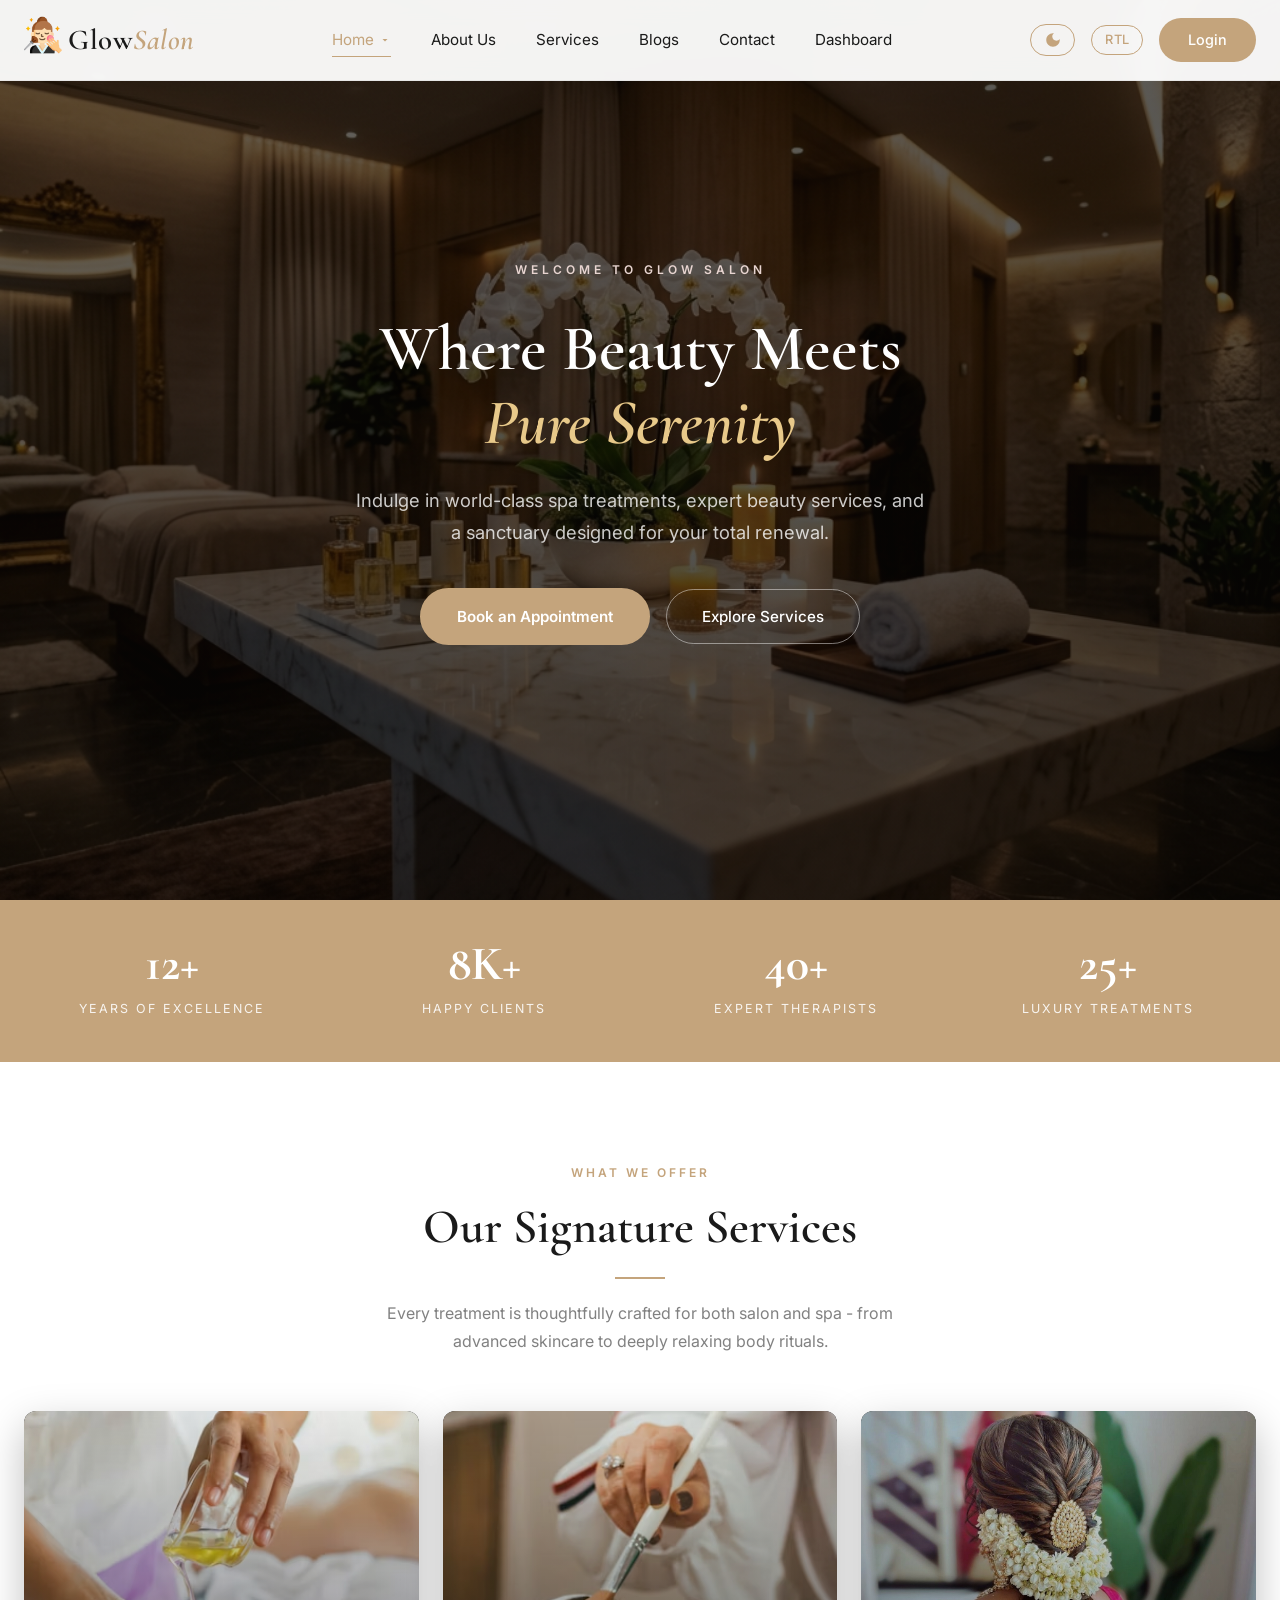
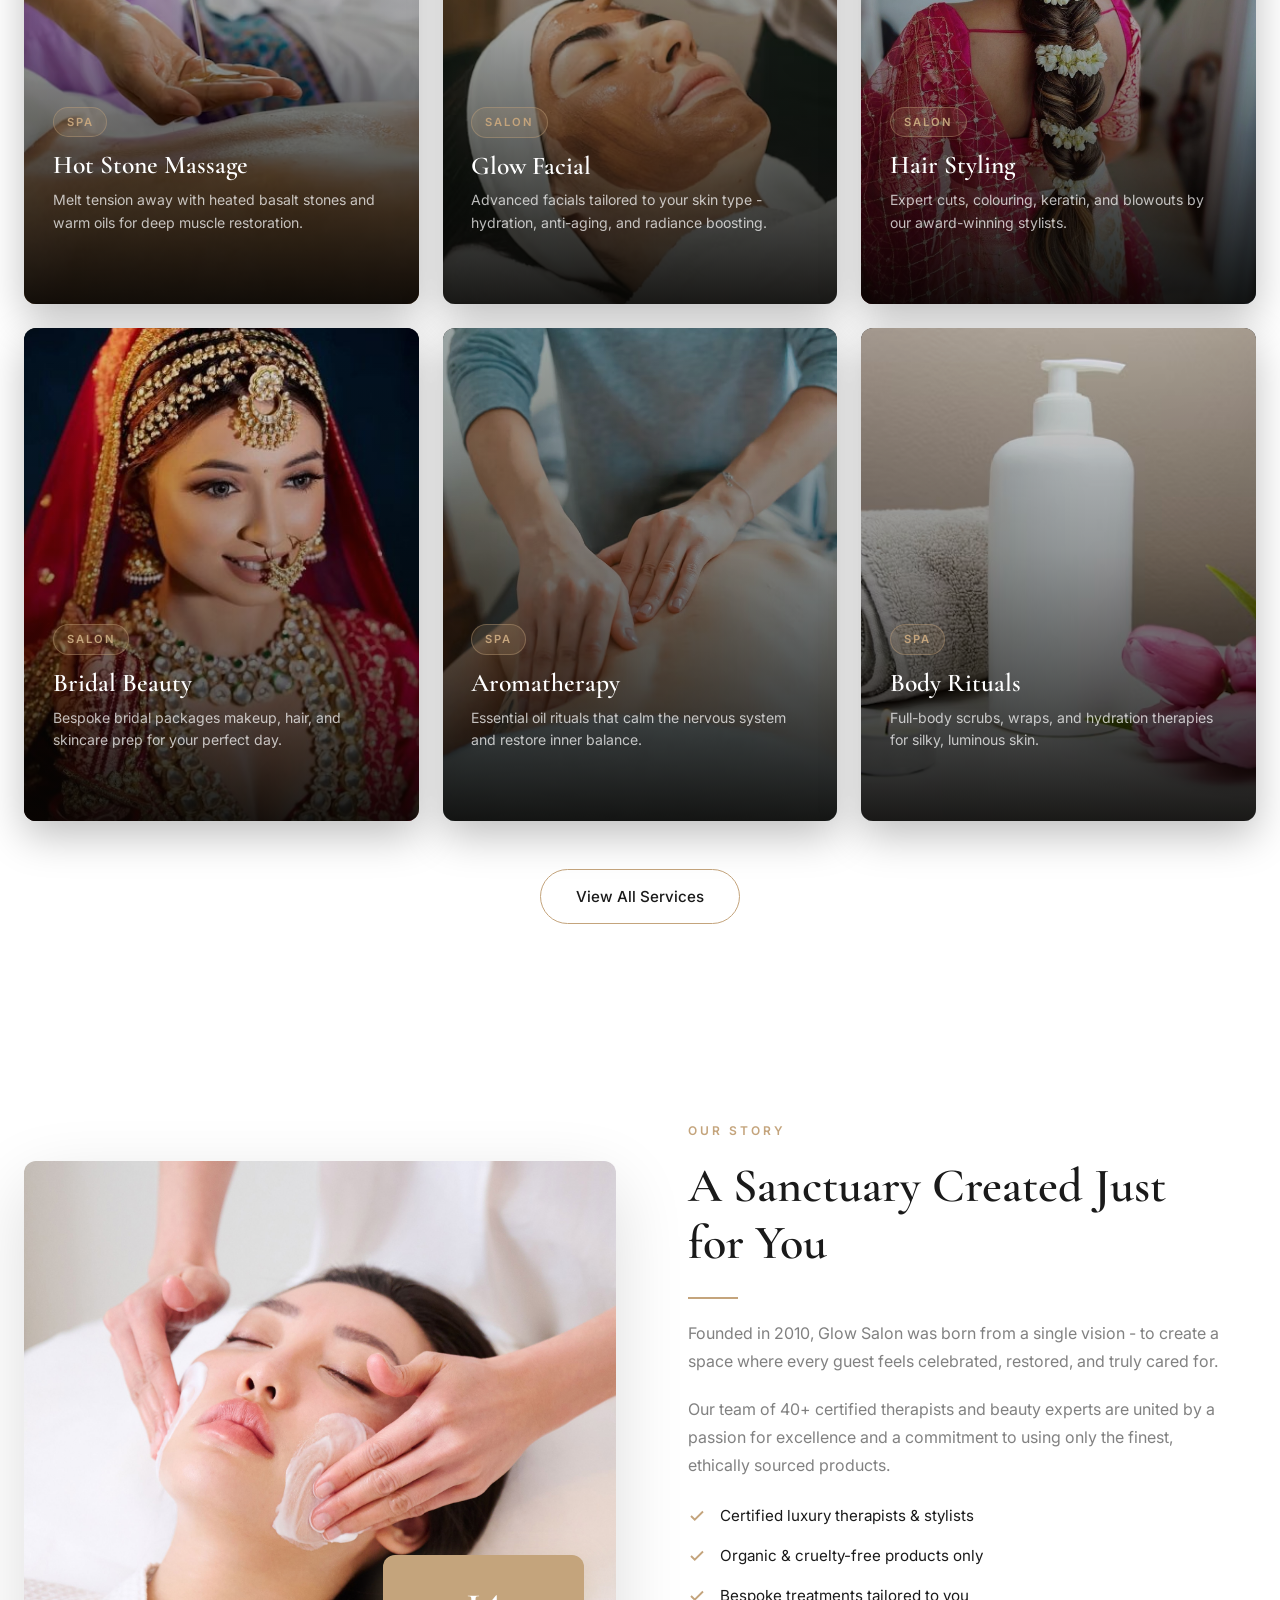
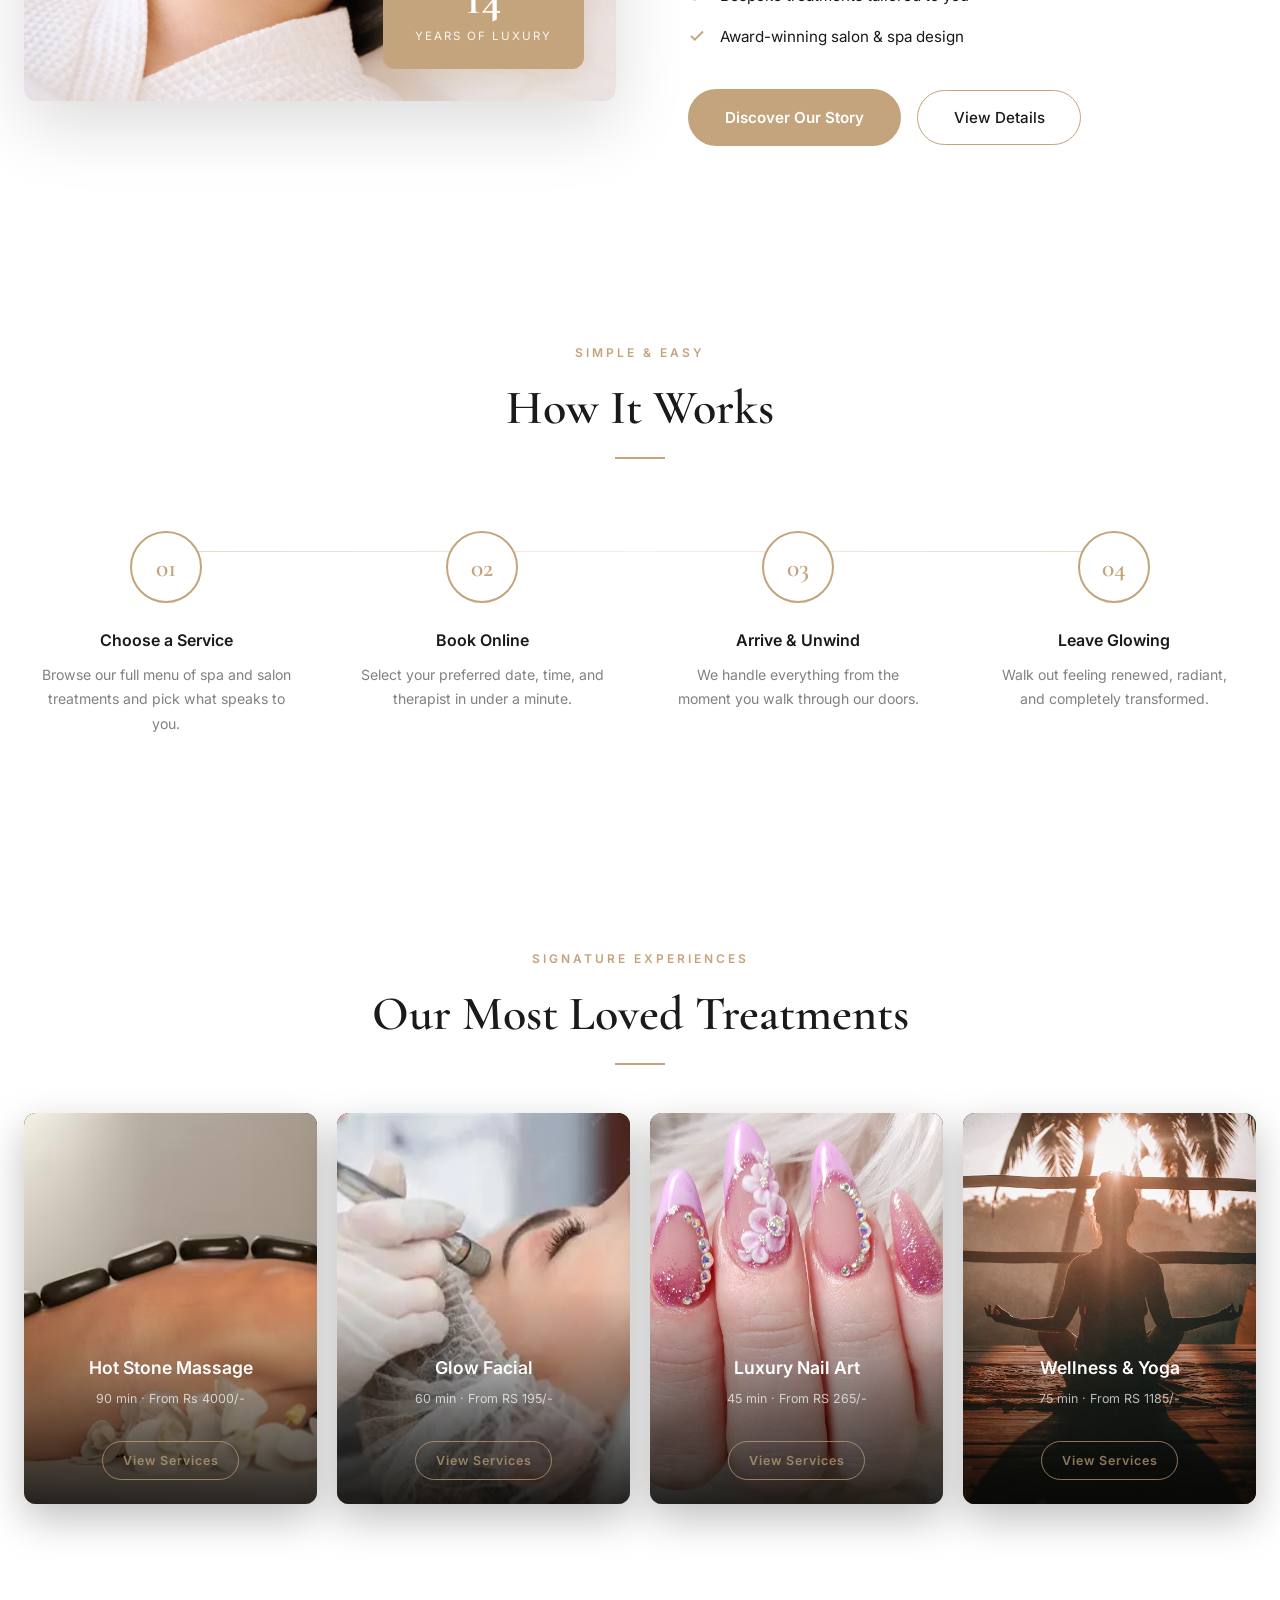
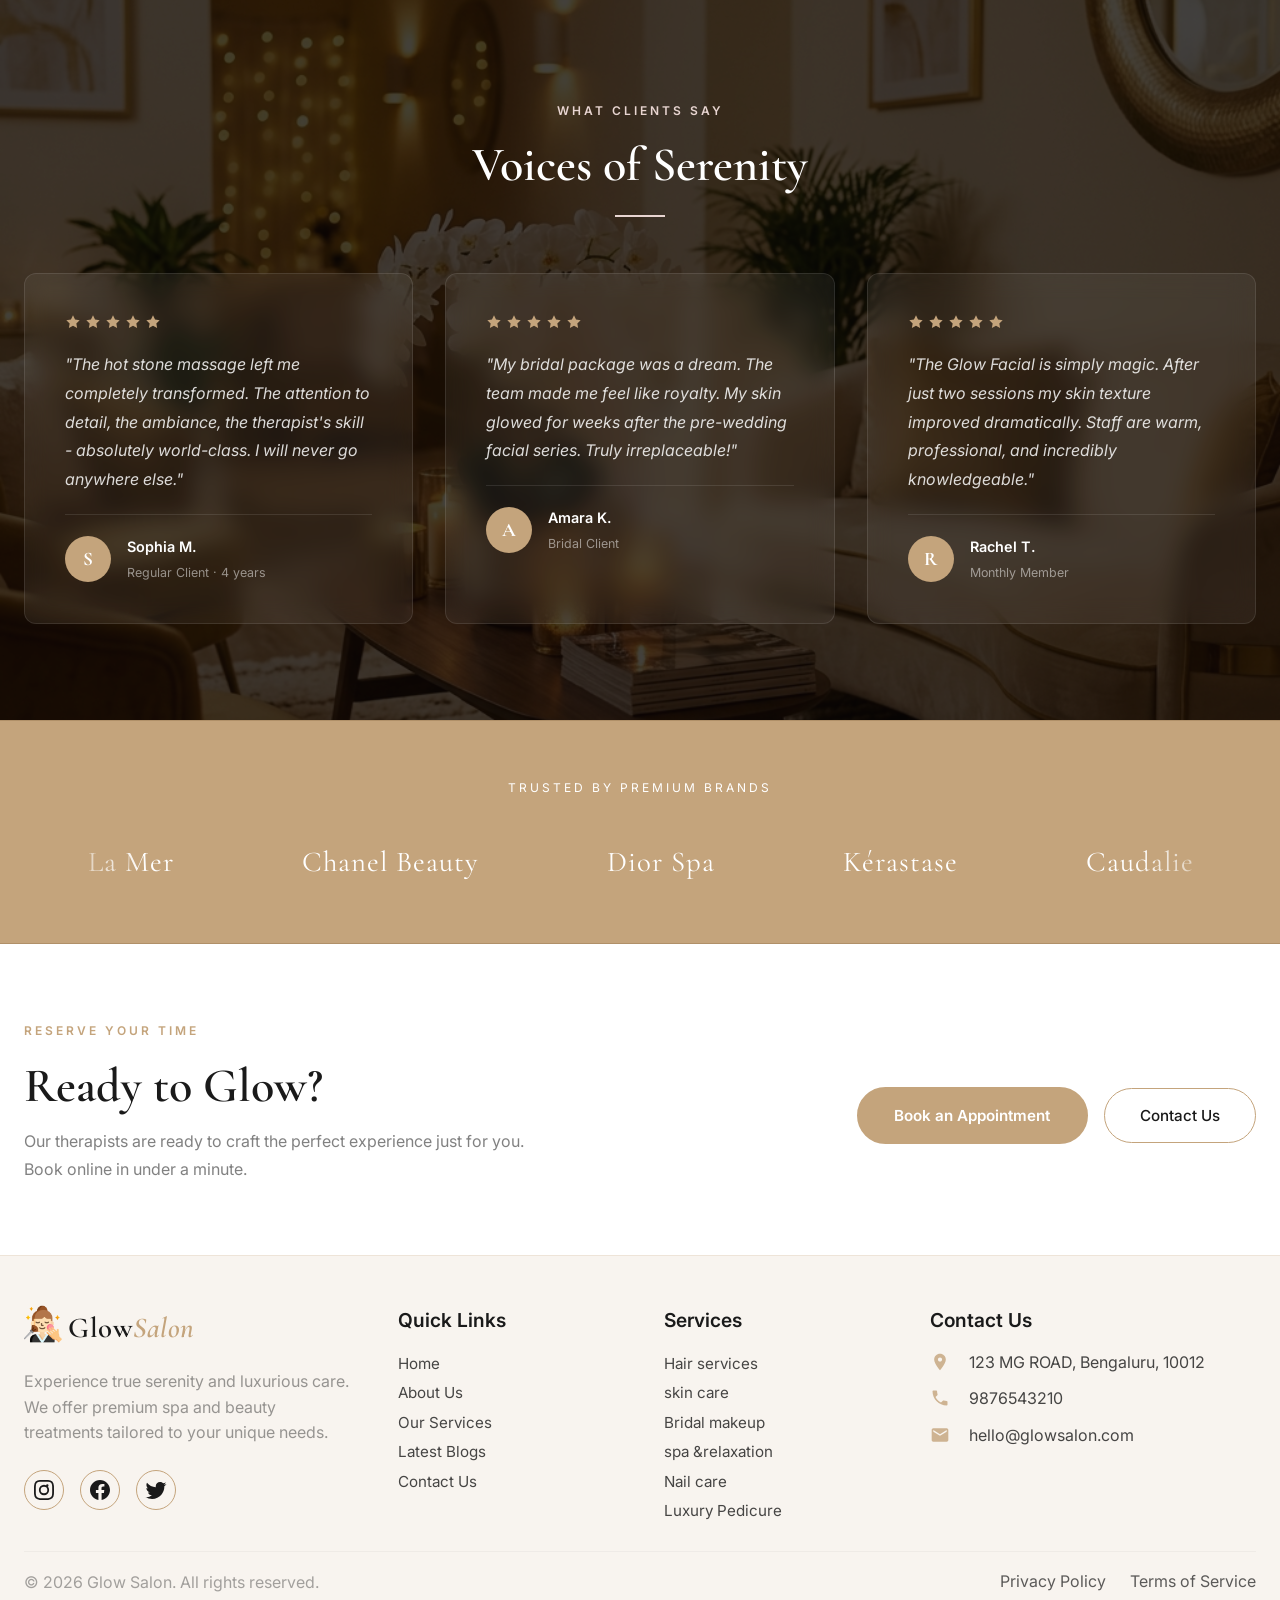
<file: index.html>
<!DOCTYPE html>
<html lang="en" dir="ltr">
<head>
    <meta charset="UTF-8">
    <meta name="viewport" content="width=device-width, initial-scale=1.0">
    <title>Glow Salon | Premium Spa & Beauty</title>
    <meta name="description" content="Glow Salon offers premium spa treatments, beauty services, and wellness experiences. Book your luxurious appointment today.">

    
    
<link rel="icon" type="image/png" href="images/beauty-logo.png">
    
    <link rel="preconnect" href="https://fonts.googleapis.com">
    <link href="https://fonts.googleapis.com/css2?family=Cormorant+Garamond:ital,wght@0,500;0,600;0,700;1,500&family=Inter:wght@300;400;500;600&display=swap" rel="stylesheet">

    
    <link rel="stylesheet" href="css/navbar.css">
    <link rel="stylesheet" href="css/global.css">
    <link rel="stylesheet" href="css/footer.css">
    <link rel="stylesheet" href="css/home.css">
</head>
<body data-theme="light">

    
    <div id="header-placeholder"></div>

    <main>

        
        <section class="hero" id="home">
            <div class="hero-bg"></div>
            <div class="hero-overlay"></div>
            <div class="hero-content">
                <span class="section-label">Welcome to Glow Salon</span>
                <h1>Where Beauty Meets<br><em>Pure Serenity</em></h1>
                <p>Indulge in world-class spa treatments, expert beauty services, and a sanctuary designed for your total renewal.</p>
                <div class="btn-group" style="justify-content:center; margin-top:2.5rem;">
                    <a href="#booking" class="btn-primary">Book an Appointment</a>
                    <a href="#services" class="btn-secondary">Explore Services</a>
                </div>
            </div>
            
        </section>

        
        <section class="stats-bar">
            <div class="container">
                <div class="stats-grid">
                    <div class="stat-item reveal"><span class="num">12+</span><span class="label">Years of Excellence</span></div>
                    <div class="stat-item reveal reveal-delay-1"><span class="num">8K+</span><span class="label">Happy Clients</span></div>
                    <div class="stat-item reveal reveal-delay-2"><span class="num">40+</span><span class="label">Expert Therapists</span></div>
                    <div class="stat-item reveal reveal-delay-3"><span class="num">25+</span><span class="label">Luxury Treatments</span></div>
                </div>
            </div>
        </section>

        
        <section class="services-section section-padding" id="services">
            <div class="container">
                <div class="text-center">
                    <span class="section-label">What We Offer</span>
                    <h2>Our Signature Services</h2>
                    <div class="divider"></div>
                    <p style="max-width:580px; margin-inline:auto;">Every treatment is thoughtfully crafted for both salon and spa - from advanced skincare to deeply relaxing body rituals.</p>
                </div>

                <div class="services-image-grid">

                    
                    <a href="service-details.html#spa" class="service-img-card reveal" style="text-decoration:none;display:block;">
                        <img src="images/hot stone.avif" alt="Hot Stone Massage" loading="lazy">
                        <div class="sic-gradient"></div>
                        <div class="sic-overlay"></div>
                        <div class="sic-content">
                            <span class="sic-badge">Spa</span>
                            <h3>Hot Stone Massage</h3>
                            <p>Melt tension away with heated basalt stones and warm oils for deep muscle restoration.</p>
                            <span class="sic-tag">View Details <svg viewBox="0 0 24 24" stroke-width="2"><path d="M5 12h14M12 5l7 7-7 7"/></svg></span>
                        </div>
                    </a>

                    
                    <a href="service-details.html#skin" class="service-img-card reveal reveal-delay-1" style="text-decoration:none;display:block;">
                        <img src="images/facial.avif" alt="Luxury Facial" loading="lazy">
                        <div class="sic-gradient"></div>
                        <div class="sic-overlay"></div>
                        <div class="sic-content">
                            <span class="sic-badge">Salon</span>
                            <h3>Glow Facial</h3>
                            <p>Advanced facials tailored to your skin type - hydration, anti-aging, and radiance boosting.</p>
                            <span class="sic-tag">View Details <svg viewBox="0 0 24 24" stroke-width="2"><path d="M5 12h14M12 5l7 7-7 7"/></svg></span>
                        </div>
                    </a>

                    
                    <a href="service-details.html#hair" class="service-img-card reveal reveal-delay-2" style="text-decoration:none;display:block;">
                        <img src="images/hair style.jpg" alt="Hair Styling" loading="lazy">
                        <div class="sic-gradient"></div>
                        <div class="sic-overlay"></div>
                        <div class="sic-content">
                            <span class="sic-badge">Salon</span>
                            <h3>Hair Styling</h3>
                            <p>Expert cuts, colouring, keratin, and blowouts by our award-winning stylists.</p>
                            <span class="sic-tag">View Details <svg viewBox="0 0 24 24" stroke-width="2"><path d="M5 12h14M12 5l7 7-7 7"/></svg></span>
                        </div>
                    </a>

                    
                    <a href="service-details.html#bridal" class="service-img-card reveal" style="text-decoration:none;display:block;">
                        <img src="images/bride.jpg" alt="Bridal Makeup" loading="lazy">
                        <div class="sic-gradient"></div>
                        <div class="sic-overlay"></div>
                        <div class="sic-content">
                            <span class="sic-badge">Salon</span>
                            <h3>Bridal Beauty</h3>
                            <p>Bespoke bridal packages  makeup, hair, and skincare prep for your perfect day.</p>
                            <span class="sic-tag">View Details <svg viewBox="0 0 24 24" stroke-width="2"><path d="M5 12h14M12 5l7 7-7 7"/></svg></span>
                        </div>
                    </a>

                    
                    <a href="service-details.html#spa" class="service-img-card reveal reveal-delay-1" style="text-decoration:none;display:block;">
                        <img src="images/aroma therapy.avif" alt="Aromatherapy" loading="lazy">
                        <div class="sic-gradient"></div>
                        <div class="sic-overlay"></div>
                        <div class="sic-content">
                            <span class="sic-badge">Spa</span>
                            <h3>Aromatherapy</h3>
                            <p>Essential oil rituals that calm the nervous system and restore inner balance.</p>
                            <span class="sic-tag">View Details <svg viewBox="0 0 24 24" stroke-width="2"><path d="M5 12h14M12 5l7 7-7 7"/></svg></span>
                        </div>
                    </a>

                    
                    <a href="service-details.html#spa" class="service-img-card reveal reveal-delay-2" style="text-decoration:none;display:block;">
                        <img src="images/body.avif" alt="Body Ritual" loading="lazy">
                        <div class="sic-gradient"></div>
                        <div class="sic-overlay"></div>
                        <div class="sic-content">
                            <span class="sic-badge">Spa</span>
                            <h3>Body Rituals</h3>
                            <p>Full-body scrubs, wraps, and hydration therapies for silky, luminous skin.</p>
                            <span class="sic-tag">View Details <svg viewBox="0 0 24 24" stroke-width="2"><path d="M5 12h14M12 5l7 7-7 7"/></svg></span>
                        </div>
                    </a>

                </div>

                <div class="text-center" style="margin-top:3rem;">
                    <a href="services.html" class="btn-secondary">View All Services</a>
                </div>
            </div>
        </section>

        
        <section class="about-section section-padding" id="about">
            <div class="container">
                <div class="grid-2">
                    <div class="about-image-wrap reveal-left">
                        <img src="images/cleansing.jpg" alt="Luxury spa treatment room" loading="lazy">
                        <div class="about-badge">
                            <span class="big">14</span>
                            <span class="small">Years of Luxury</span>
                        </div>
                    </div>
                    <div class="about-text reveal-right">
                        <span class="section-label">Our Story</span>
                        <h2>A Sanctuary Created Just for You</h2>
                        <div class="divider left"></div>
                        <p>Founded in 2010, Glow Salon was born from a single vision - to create a space where every guest feels celebrated, restored, and truly cared for.</p>
                        <p>Our team of 40+ certified therapists and beauty experts are united by a passion for excellence and a commitment to using only the finest, ethically sourced products.</p>
                        <ul class="about-list">
                            <li><svg viewBox="0 0 24 24"><path d="M20 6 9 17l-5-5"/></svg> Certified luxury therapists & stylists</li>
                            <li><svg viewBox="0 0 24 24"><path d="M20 6 9 17l-5-5"/></svg> Organic & cruelty-free products only</li>
                            <li><svg viewBox="0 0 24 24"><path d="M20 6 9 17l-5-5"/></svg> Bespoke treatments tailored to you</li>
                            <li><svg viewBox="0 0 24 24"><path d="M20 6 9 17l-5-5"/></svg> Award-winning salon & spa design</li>
                        </ul>
                        <div class="btn-group">
                            <a href="about.html" class="btn-primary">Discover Our Story</a>
                            <a href="#booking" class="btn-secondary">View Details</a>
                        </div>
                    </div>
                </div>
            </div>
        </section>

        
        <section class="process-section section-padding">
            <div class="container">
                <div class="text-center">
                    <span class="section-label">Simple & Easy</span>
                    <h2>How It Works</h2>
                    <div class="divider"></div>
                </div>
                <div class="process-grid">
                    <div class="process-step reveal">
                        <div class="process-num">01</div>
                        <h4>Choose a Service</h4>
                        <p>Browse our full menu of spa and salon treatments and pick what speaks to you.</p>
                    </div>
                    <div class="process-step reveal reveal-delay-1">
                        <div class="process-num">02</div>
                        <h4>Book Online</h4>
                        <p>Select your preferred date, time, and therapist in under a minute.</p>
                    </div>
                    <div class="process-step reveal reveal-delay-2">
                        <div class="process-num">03</div>
                        <h4>Arrive & Unwind</h4>
                        <p>We handle everything from the moment you walk through our doors.</p>
                    </div>
                    <div class="process-step reveal reveal-delay-3">
                        <div class="process-num">04</div>
                        <h4>Leave Glowing</h4>
                        <p>Walk out feeling renewed, radiant, and completely transformed.</p>
                    </div>
                </div>
            </div>
        </section>

        
        <section class="treatments-section section-padding">
            <div class="container">
                <div class="text-center" style="margin-bottom:3rem;">
                    <span class="section-label">Signature Experiences</span>
                    <h2>Our Most Loved Treatments</h2>
                    <div class="divider"></div>
                </div>
                <div class="treatments-grid">
                    <a href="service-details.html#spa" class="treatment-card reveal" style="text-decoration:none;">
                        <img src="images/hot.avif" alt="Hot Stone Massage" loading="lazy">
                        <div class="treatment-overlay">
                            <h4>Hot Stone Massage</h4>
                            <span>90 min · From Rs 4000/-</span>
                            <span class="treatment-btn">View Services</span>
                        </div>
                    </a>
                    <a href="service-details.html#skin" class="treatment-card reveal reveal-delay-1" style="text-decoration:none;">
                        <img src="images/microderma.webp" alt="Luxury Facial" loading="lazy">
                        <div class="treatment-overlay">
                            <h4>Glow Facial</h4>
                            <span>60 min · From RS 195/-</span>
                            <span class="treatment-btn">View Services</span>
                        </div>
                    </a>
                    <a href="service-details.html#nails" class="treatment-card reveal reveal-delay-2" style="text-decoration:none;">
                        <img src="images/nailart.jpg" alt="Nail Art" loading="lazy">
                        <div class="treatment-overlay">
                            <h4>Luxury Nail Art</h4>
                            <span>45 min · From RS 265/-</span>
                            <span class="treatment-btn">View Services</span>
                        </div>
                    </a>
                    <a href="service-details.html#wellness" class="treatment-card reveal reveal-delay-3" style="text-decoration:none;">
                        <img src="images/wellness.avif" alt="Wellness & Yoga" loading="lazy">
                        <div class="treatment-overlay">
                            <h4>Wellness & Yoga</h4>
                            <span>75 min · From RS 1185/-</span>
                            <span class="treatment-btn">View Services</span>
                        </div>
                    </a>
                </div>
            </div>
        </section>

        
        <section class="testimonials-section section-padding">
            <div class="container">
                <div class="text-center" style="margin-bottom:3.5rem;">
                    <span class="section-label">What Clients Say</span>
                    <h2>Voices of Serenity</h2>
                    <div class="divider"></div>
                </div>
                <div class="grid-3 auto-center">
                    <div class="testimonial-card reveal">
                        <div class="testimonial-stars">
                            <svg viewBox="0 0 24 24"><polygon points="12 2 15.09 8.26 22 9.27 17 14.14 18.18 21.02 12 17.77 5.82 21.02 7 14.14 2 9.27 8.91 8.26 12 2"/></svg>
                            <svg viewBox="0 0 24 24"><polygon points="12 2 15.09 8.26 22 9.27 17 14.14 18.18 21.02 12 17.77 5.82 21.02 7 14.14 2 9.27 8.91 8.26 12 2"/></svg>
                            <svg viewBox="0 0 24 24"><polygon points="12 2 15.09 8.26 22 9.27 17 14.14 18.18 21.02 12 17.77 5.82 21.02 7 14.14 2 9.27 8.91 8.26 12 2"/></svg>
                            <svg viewBox="0 0 24 24"><polygon points="12 2 15.09 8.26 22 9.27 17 14.14 18.18 21.02 12 17.77 5.82 21.02 7 14.14 2 9.27 8.91 8.26 12 2"/></svg>
                            <svg viewBox="0 0 24 24"><polygon points="12 2 15.09 8.26 22 9.27 17 14.14 18.18 21.02 12 17.77 5.82 21.02 7 14.14 2 9.27 8.91 8.26 12 2"/></svg>
                        </div>
                        <p class="testimonial-text">"The hot stone massage left me completely transformed. The attention to detail, the ambiance, the therapist's skill - absolutely world-class. I will never go anywhere else."</p>
                        <div class="testimonial-author">
                            <div class="testimonial-avatar">S</div>
                            <div><div class="testimonial-name">Sophia M.</div><div class="testimonial-role">Regular Client · 4 years</div></div>
                        </div>
                    </div>
                    <div class="testimonial-card reveal reveal-delay-1">
                        <div class="testimonial-stars">
                            <svg viewBox="0 0 24 24"><polygon points="12 2 15.09 8.26 22 9.27 17 14.14 18.18 21.02 12 17.77 5.82 21.02 7 14.14 2 9.27 8.91 8.26 12 2"/></svg>
                            <svg viewBox="0 0 24 24"><polygon points="12 2 15.09 8.26 22 9.27 17 14.14 18.18 21.02 12 17.77 5.82 21.02 7 14.14 2 9.27 8.91 8.26 12 2"/></svg>
                            <svg viewBox="0 0 24 24"><polygon points="12 2 15.09 8.26 22 9.27 17 14.14 18.18 21.02 12 17.77 5.82 21.02 7 14.14 2 9.27 8.91 8.26 12 2"/></svg>
                            <svg viewBox="0 0 24 24"><polygon points="12 2 15.09 8.26 22 9.27 17 14.14 18.18 21.02 12 17.77 5.82 21.02 7 14.14 2 9.27 8.91 8.26 12 2"/></svg>
                            <svg viewBox="0 0 24 24"><polygon points="12 2 15.09 8.26 22 9.27 17 14.14 18.18 21.02 12 17.77 5.82 21.02 7 14.14 2 9.27 8.91 8.26 12 2"/></svg>
                        </div>
                        <p class="testimonial-text">"My bridal package was a dream. The team made me feel like royalty. My skin glowed for weeks after the pre-wedding facial series. Truly irreplaceable!"</p>
                        <div class="testimonial-author">
                            <div class="testimonial-avatar">A</div>
                            <div><div class="testimonial-name">Amara K.</div><div class="testimonial-role">Bridal Client</div></div>
                        </div>
                    </div>
                    <div class="testimonial-card reveal reveal-delay-2">
                        <div class="testimonial-stars">
                            <svg viewBox="0 0 24 24"><polygon points="12 2 15.09 8.26 22 9.27 17 14.14 18.18 21.02 12 17.77 5.82 21.02 7 14.14 2 9.27 8.91 8.26 12 2"/></svg>
                            <svg viewBox="0 0 24 24"><polygon points="12 2 15.09 8.26 22 9.27 17 14.14 18.18 21.02 12 17.77 5.82 21.02 7 14.14 2 9.27 8.91 8.26 12 2"/></svg>
                            <svg viewBox="0 0 24 24"><polygon points="12 2 15.09 8.26 22 9.27 17 14.14 18.18 21.02 12 17.77 5.82 21.02 7 14.14 2 9.27 8.91 8.26 12 2"/></svg>
                            <svg viewBox="0 0 24 24"><polygon points="12 2 15.09 8.26 22 9.27 17 14.14 18.18 21.02 12 17.77 5.82 21.02 7 14.14 2 9.27 8.91 8.26 12 2"/></svg>
                            <svg viewBox="0 0 24 24"><polygon points="12 2 15.09 8.26 22 9.27 17 14.14 18.18 21.02 12 17.77 5.82 21.02 7 14.14 2 9.27 8.91 8.26 12 2"/></svg>
                        </div>
                        <p class="testimonial-text">"The Glow Facial is simply magic. After just two sessions my skin texture improved dramatically. Staff are warm, professional, and incredibly knowledgeable."</p>
                        <div class="testimonial-author">
                            <div class="testimonial-avatar">R</div>
                            <div><div class="testimonial-name">Rachel T.</div><div class="testimonial-role">Monthly Member</div></div>
                        </div>
                    </div>
                </div>
            </div>
        </section>

        
        <section class="trust-section">
            <div class="container" style="overflow: hidden;">
                <p class="trust-label">Trusted by Premium Brands</p>
                <div class="trust-marquee">
                    <div class="trust-track">
                        
                        <span class="trust-logo">La Mer</span>
                        <span class="trust-logo">Chanel Beauty</span>
                        <span class="trust-logo">Dior Spa</span>
                        <span class="trust-logo">Kérastase</span>
                        <span class="trust-logo">Caudalie</span>
                        <span class="trust-logo">Sisley Paris</span>
                        
                        <span class="trust-logo">La Mer</span>
                        <span class="trust-logo">Chanel Beauty</span>
                        <span class="trust-logo">Dior Spa</span>
                        <span class="trust-logo">Kérastase</span>
                        <span class="trust-logo">Caudalie</span>
                        <span class="trust-logo">Sisley Paris</span>
                    </div>
                </div>
            </div>
        </section>

        
        <section class="booking-section" id="booking">
            <div class="container">
                <div class="booking-inner">
                    <div>
                        <span class="section-label">Reserve Your Time</span>
                        <h2>Ready to Glow?</h2>
                        <p>Our therapists are ready to craft the perfect experience just for you. Book online in under a minute.</p>
                    </div>
                    <div class="btn-group">
                        <a href="#" class="btn-primary">Book an Appointment</a>
                        <a href="contact.html" class="btn-secondary">Contact Us</a>
                    </div>
                </div>
            </div>
        </section>

    </main>

    
    <div id="footer-placeholder"></div>

    
    <script src="js/loadComponents.js"></script>
    <script>
        document.addEventListener('DOMContentLoaded', () => {

            const hero = document.querySelector('.hero');
            if (hero) setTimeout(() => hero.classList.add('in-view'), 100);

            const revealEls = document.querySelectorAll('.reveal, .reveal-left, .reveal-right');
            const observer = new IntersectionObserver((entries) => {
                entries.forEach(e => {
                    if (e.isIntersecting) { e.target.classList.add('visible'); observer.unobserve(e.target); }
                });
            }, { threshold: 0.10 });
            revealEls.forEach(el => observer.observe(el));

            const counters = document.querySelectorAll('.stat-item .num');
            const countObserver = new IntersectionObserver((entries) => {
                entries.forEach(e => {
                    if (!e.isIntersecting) return;
                    const el = e.target;
                    const target = parseInt(el.textContent);
                    const suffix = el.textContent.replace(/[0-9]/g, '');
                    let current = 0;
                    const step = Math.ceil(target / 40);
                    const timer = setInterval(() => {
                        current = Math.min(current + step, target);
                        el.textContent = current + suffix;
                        if (current >= target) clearInterval(timer);
                    }, 35);
                    countObserver.unobserve(el);
                });
            }, { threshold: 0.5 });
            counters.forEach(c => countObserver.observe(c));
        });
    </script>
</body>
</html>
</file>
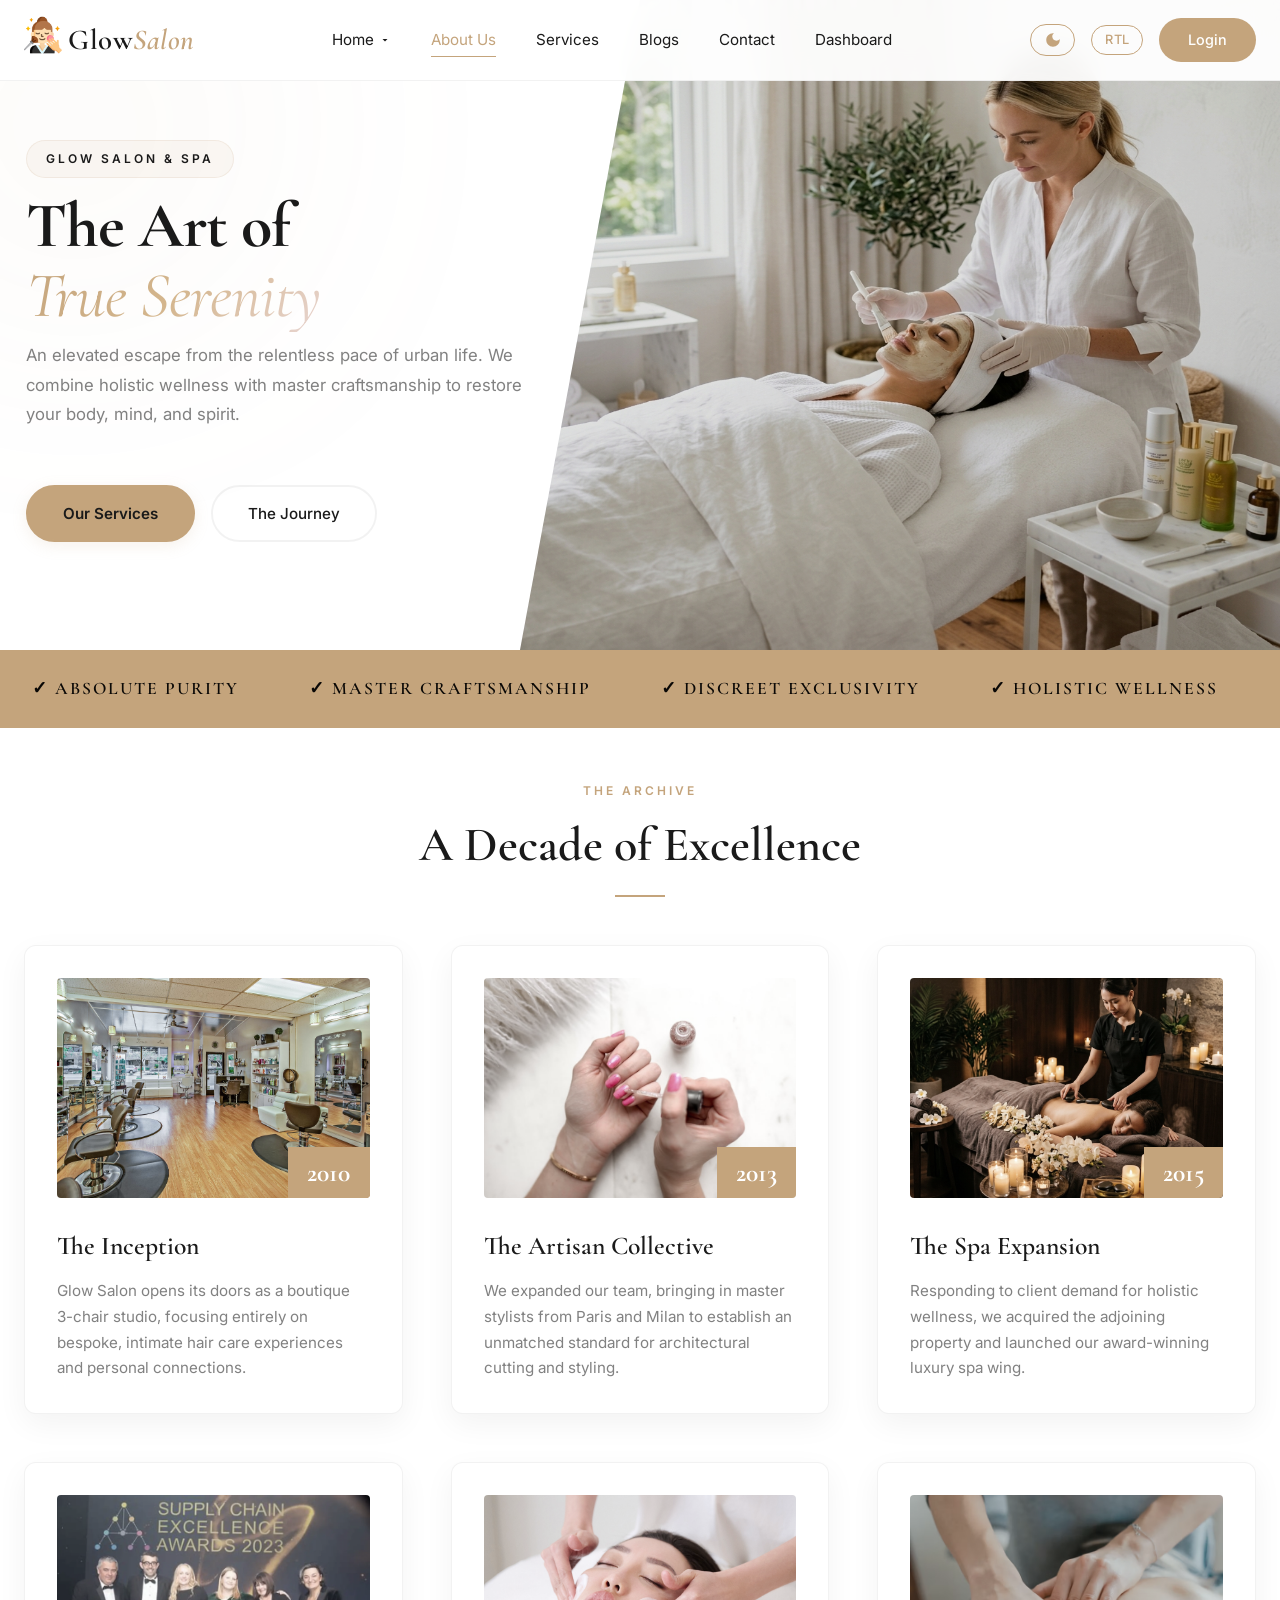
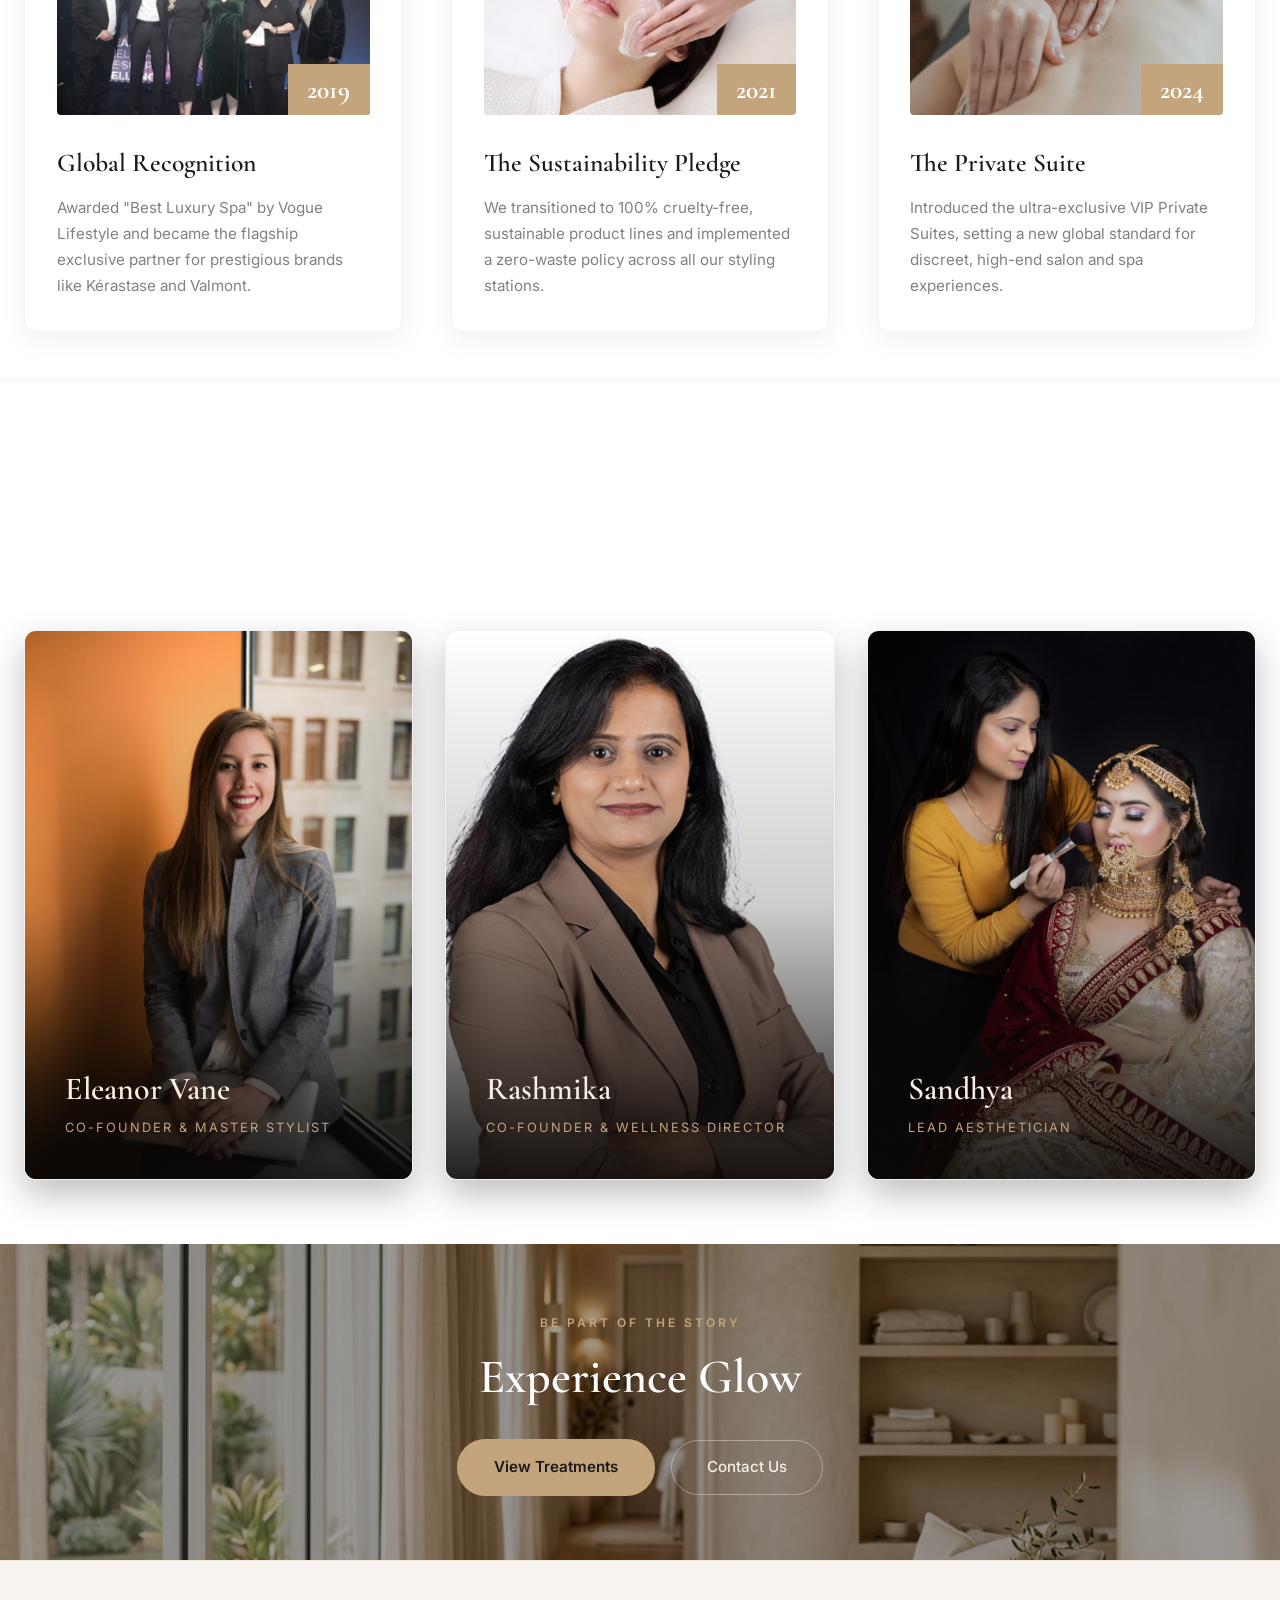
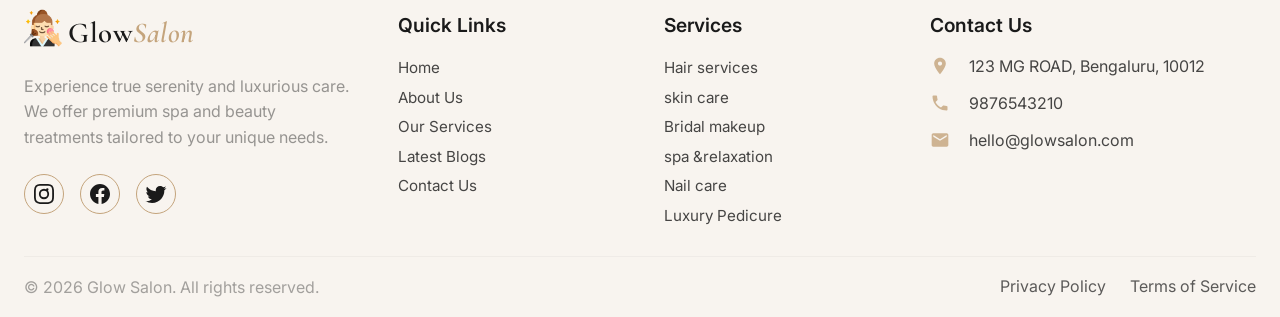
<file: about.html>
<!DOCTYPE html>
<html lang="en" dir="ltr">
<head>
    <meta charset="UTF-8">
    <meta name="viewport" content="width=device-width, initial-scale=1.0">
    <title>Glow Salon | Our Story</title>
    <meta name="description" content="Discover the heritage, philosophy, and vision behind Glow Salon. A legacy of luxury and wellness.">

    
   
<link rel="icon" type="image/png" href="images/beauty-logo.png">
    
    <link rel="preconnect" href="https://fonts.googleapis.com">
    <link href="https://fonts.googleapis.com/css2?family=Cormorant+Garamond:ital,wght@0,500;0,600;0,700;1,500;1,600&family=Inter:wght@300;400;500;600&display=swap" rel="stylesheet">

    
    <link rel="stylesheet" href="css/navbar.css">
    <link rel="stylesheet" href="css/global.css">
    <link rel="stylesheet" href="css/footer.css">
    <link rel="stylesheet" href="css/about.css">
</head>
<body data-theme="light">

    
    <div id="header-placeholder"></div>

    <main>

        
        <section class="about-hero-grid" id="top">
            <!-- Decorative Ambient Glow elements -->
            <div class="about-hero-glow glow-1"></div>
            <div class="about-hero-glow glow-2"></div>
            
            <div class="about-hero-left">
                <div class="about-hero-eyebrow reveal">
                    <span>Glow Salon &amp; Spa</span>
                </div>
                <h1 class="reveal">The Art of<br><em class="gradient-text">True Serenity</em></h1>
                <p class="reveal">An elevated escape from the relentless pace of urban life. We combine holistic wellness with master craftsmanship to restore your body, mind, and spirit.</p>
                <div class="about-hero-cta reveal">
                    <div class="btn-group">
                        <a href="services.html" class="btn-primary">Our Services</a>
                        <a href="#journey" class="btn-secondary">The Journey</a>
                    </div>
                </div>
            </div>
            
            <div class="about-hero-right">
            </div>
            
        </section>

        
        <div class="fluid-marquee">
            <div class="marquee-track">
                <span class="marquee-item">✓ ABSOLUTE PURITY</span>
                <span class="marquee-item">✓ MASTER CRAFTSMANSHIP</span>
                <span class="marquee-item">✓ DISCREET EXCLUSIVITY</span>
                <span class="marquee-item">✓ HOLISTIC WELLNESS</span>
                <span class="marquee-item">✓ ABSOLUTE PURITY</span>
                <span class="marquee-item">✓ MASTER CRAFTSMANSHIP</span>
                <span class="marquee-item">✓ DISCREET EXCLUSIVITY</span>
                <span class="marquee-item">✓ HOLISTIC WELLNESS</span>
                <span class="marquee-item">✓ ABSOLUTE PURITY</span>
                <span class="marquee-item">✓ MASTER CRAFTSMANSHIP</span>
                <span class="marquee-item">✓ DISCREET EXCLUSIVITY</span>
                <span class="marquee-item">✓ HOLISTIC WELLNESS</span>
            </div>
        </div>

        
        <section class="fluid-timeline-sec">
            <div class="container fluid-timeline-header reveal">
                <span class="section-label">The Archive</span>
                <h2>A Decade of Excellence</h2>
                <div class="divider"></div>
            </div>
            
            <div class="container fluid-timeline-grid">
                
                <div class="fluid-time-card reveal">
                    <div class="fluid-time-img">
                        <img src="images/salon.jpeg" alt="Studio Setup" loading="lazy">
                        <span class="fluid-time-year">2010</span>
                    </div>
                    <h3>The Inception</h3>
                    <p>Glow Salon opens its doors as a boutique 3-chair studio, focusing entirely on bespoke, intimate hair care experiences and personal connections.</p>
                </div>
                
                <div class="fluid-time-card reveal reveal-delay-1">
                    <div class="fluid-time-img">
                        <img src="images/nail.jfif" alt="Stylist Tools" loading="lazy">
                        <span class="fluid-time-year">2013</span>
                    </div>
                    <h3>The Artisan Collective</h3>
                    <p>We expanded our team, bringing in master stylists from Paris and Milan to establish an unmatched standard for architectural cutting and styling.</p>
                </div>
                
                <div class="fluid-time-card reveal reveal-delay-2">
                    <div class="fluid-time-img">
                        <img src="images/service_massage.png" alt="Spa Wing" loading="lazy">
                        <span class="fluid-time-year">2015</span>
                    </div>
                    <h3>The Spa Expansion</h3>
                    <p>Responding to client demand for holistic wellness, we acquired the adjoining property and launched our award-winning luxury spa wing.</p>
                </div>
                
                <div class="fluid-time-card reveal">
                    <div class="fluid-time-img">
                        <img src="images/award1.webp" alt="Global Recognition Awards" loading="lazy">
                        <span class="fluid-time-year">2019</span>
                    </div>
                    <h3>Global Recognition</h3>
                    <p>Awarded "Best Luxury Spa" by Vogue Lifestyle and became the flagship exclusive partner for prestigious brands like Kérastase and Valmont.</p>
                </div>
                
                <div class="fluid-time-card reveal reveal-delay-1">
                    <div class="fluid-time-img">
                        <img src="images/cleansing.jpg" alt="Botanical Products" loading="lazy">
                        <span class="fluid-time-year">2021</span>
                    </div>
                    <h3>The Sustainability Pledge</h3>
                    <p>We transitioned to 100% cruelty-free, sustainable product lines and implemented a zero-waste policy across all our styling stations.</p>
                </div>
                
                <div class="fluid-time-card reveal reveal-delay-2">
                    <div class="fluid-time-img">
                        <img src="images/aroma therapy.avif" alt="Private Suite" loading="lazy">
                        <span class="fluid-time-year">2024</span>
                    </div>
                    <h3>The Private Suite</h3>
                    <p>Introduced the ultra-exclusive VIP Private Suites, setting a new global standard for discreet, high-end salon and spa experiences.</p>
                </div>
            </div>
        </section>

        
        <section class="fluid-artisans">
            <div class="container">
                <div class="text-center reveal">
                    <span class="section-label">The Masters</span>
                    <h2>Our Lead Visionaries</h2>
                    <div class="divider"></div>
                </div>
                
                <div class="fluid-art-grid">
                    
                    <div class="fluid-art-card reveal">
                        <div class="fluid-art-img">
                            <img src="images/cofounder.jfif" alt="Eleanor Vane" loading="lazy">
                        </div>
                        <div class="fluid-art-overlay"></div>
                        <div class="fluid-art-info">
                            <h3>Eleanor Vane</h3>
                            <span>Co-Founder &amp; Master Stylist</span>
                            <div class="fluid-art-quote">
                                <p>"Hair is the ultimate accessory. It requires architectural detail, flawless precision, and a deep understanding of natural movement."</p>
                            </div>
                        </div>
                    </div>
                    
                    <div class="fluid-art-card reveal reveal-delay-1">
                        <div class="fluid-art-img">
                            <img src="images/rashmika.png" alt="James Sterling" loading="lazy">
                        </div>
                        <div class="fluid-art-overlay"></div>
                        <div class="fluid-art-info">
                            <h3>Rashmika</h3>
                            <span>Co-Founder &amp; Wellness Director</span>
                            <div class="fluid-art-quote">
                                <p>"True healing begins when the mind goes quiet. My goal is to induce profound states of physical and mental release in every session."</p>
                            </div>
                        </div>
                    </div>
                    
                    <div class="fluid-art-card reveal reveal-delay-2">
                        <div class="fluid-art-img">
                            <img src="images/team2.jpeg" alt="Sophia Lin" loading="lazy">
                        </div>
                        <div class="fluid-art-overlay"></div>
                        <div class="fluid-art-info">
                            <h3>Sandhya</h3>
                            <span>Lead Aesthetician</span>
                            <div class="fluid-art-quote">
                                <p>"Your skin tells a story. I combine advanced clinical science with ancient botanical rituals to rewrite that story beautifully."</p>
                            </div>
                        </div>
                    </div>
                </div>
            </div>
        </section>

        
        <section class="fluid-cta">
            <div class="container reveal">
                <span class="section-label">Be Part of the Story</span>
                <h2>Experience Glow</h2>
                <div class="btn-group" style="justify-content: center; margin-top: 2rem;">
                    <a href="home2.html" class="btn-primary">View Treatments</a>
                    <a href="contact.html" class="btn-secondary">Contact Us</a>
                </div>
            </div>
        </section>

    </main>

    
    <div id="footer-placeholder"></div>

    
    <script src="js/loadComponents.js"></script>
    <script>
        document.addEventListener('DOMContentLoaded', () => {

            const masks = document.querySelectorAll('.mask-reveal');
            masks.forEach((m, idx) => {
                setTimeout(() => m.classList.add('visible'), 100 + (idx * 200));
            });

            const revealEls = document.querySelectorAll('.reveal, .reveal-left, .reveal-right');
            const observer = new IntersectionObserver((entries) => {
                entries.forEach(e => {
                    if (e.isIntersecting) { e.target.classList.add('visible'); observer.unobserve(e.target); }
                });
            }, { threshold: 0.15 });
            revealEls.forEach(el => observer.observe(el));
        });
    </script>
</body>
</html>
</file>
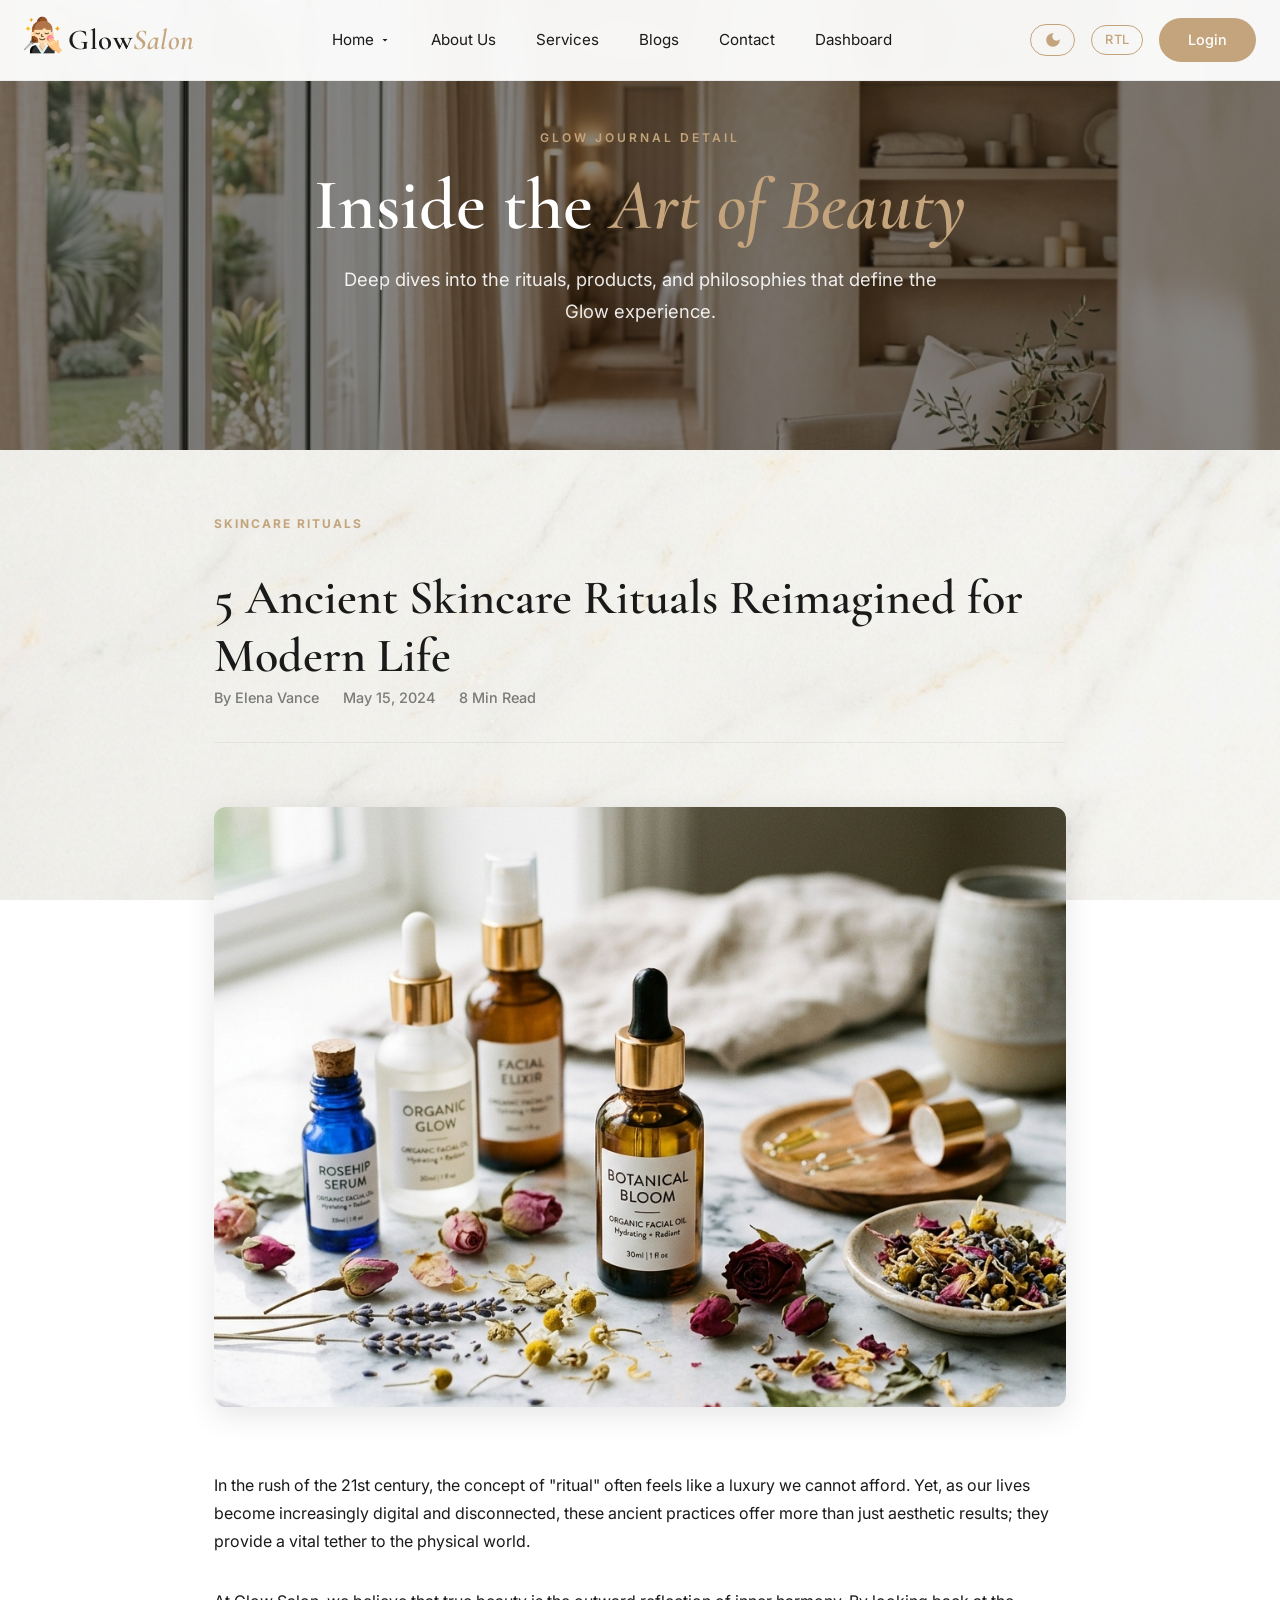
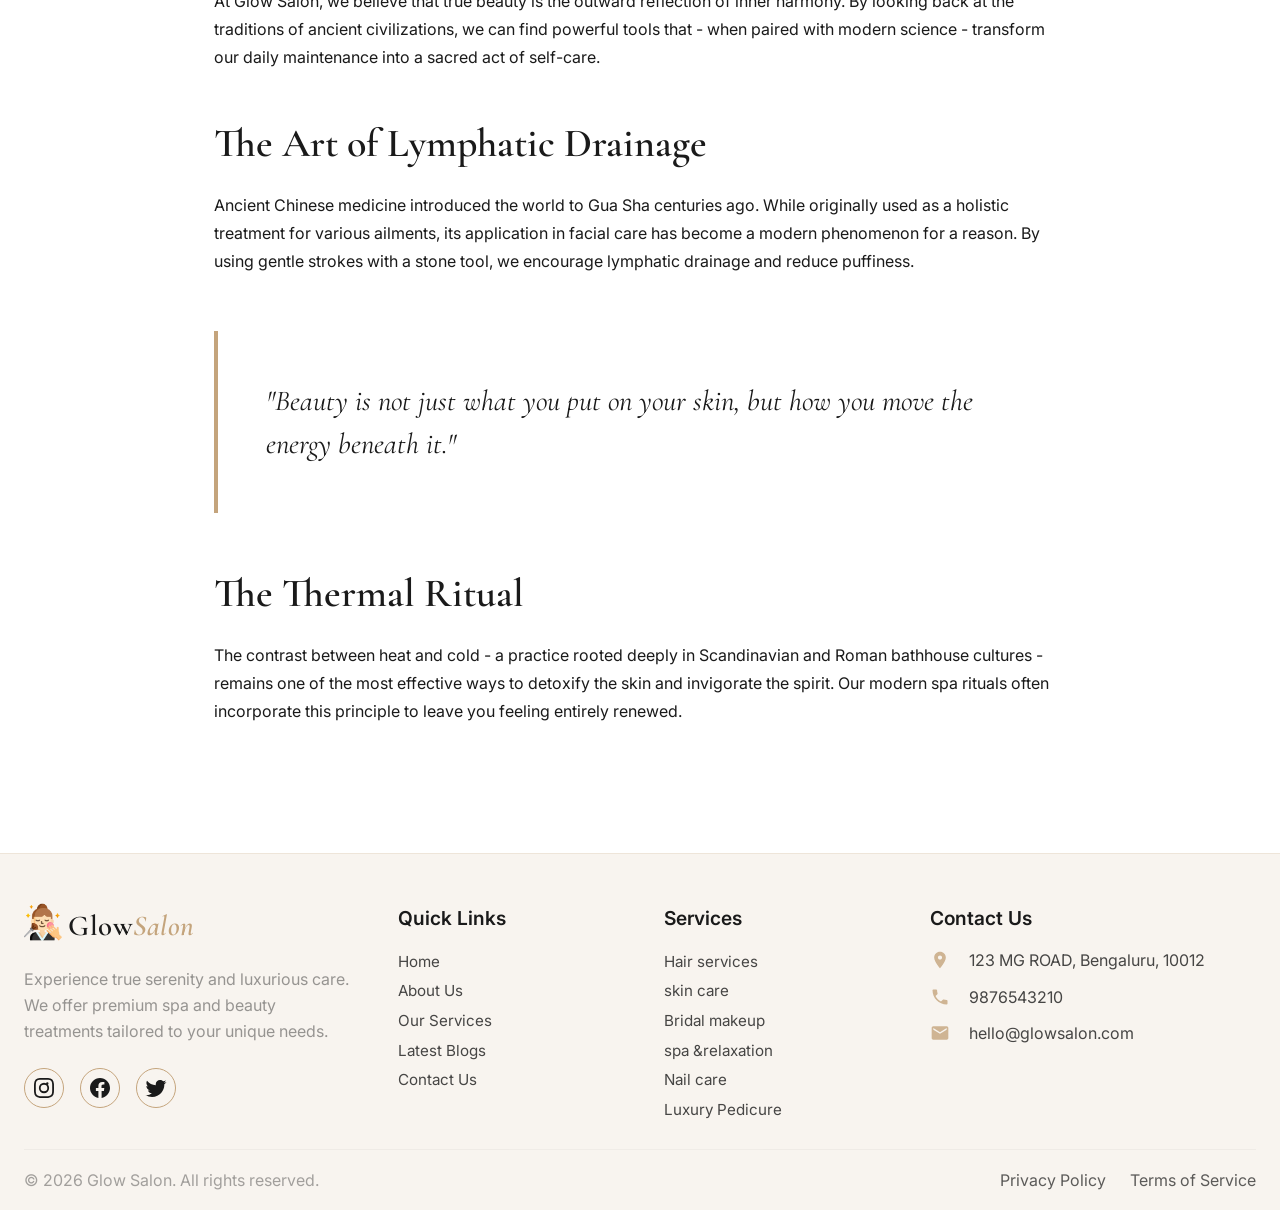
<file: blog-details.html>
<!DOCTYPE html>
<html lang="en" dir="ltr">
<head>
    <meta charset="UTF-8">
    <meta name="viewport" content="width=device-width, initial-scale=1.0">
    <title>The Glow Journal | Article Detail</title>
    <meta name="description" content="Explore detailed insights into beauty, skincare, and wellness from Glow Salon.">

    
    
<link rel="icon" type="image/png" href="images/beauty-logo.png">
    
    <link rel="preconnect" href="https://fonts.googleapis.com">
    <link href="https://fonts.googleapis.com/css2?family=Cormorant+Garamond:ital,wght@0,500;0,600;0,700;1,500&family=Inter:wght@300;400;500;600&display=swap" rel="stylesheet">

    
    <link rel="stylesheet" href="css/navbar.css">
    <link rel="stylesheet" href="css/global.css">
    <link rel="stylesheet" href="css/footer.css">
    <link rel="stylesheet" href="css/blog.css">

    <style>
        
        .details-hero {
            position: relative;
            min-height: 50vh;
            display: flex;
            align-items: center;
            justify-content: center;
            text-align: center;
            background: #111;
            color: #fff;
            margin-bottom: 4rem;
        }
        .details-hero-bg {
            position: absolute; inset: 0;
            background: url('images/story_bg_light.png') center/cover no-repeat;
            opacity: 0.5;
        }
        .details-hero-content { position: relative; z-index: 2; max-width: 800px; padding: 2rem; }
        .details-hero h1 { font-size: clamp(2.5rem, 6vw, 4.5rem); margin-bottom: 1rem; }
        .details-hero p { color: rgba(255,255,255,0.9); font-size: 1.15rem; max-width: 600px; margin-inline: auto; }
        .details-hero em { font-style: italic; color: var(--color-primary); }

        .blog-post-wrapper { display: none; }
        .blog-post-wrapper.active { display: block; animation: fadeUp 0.8s ease both; }
        
        
        .post-layout-centered { max-width: 900px; margin: 0 auto 8rem; }
        
        .post-content { font-size: 1.15rem; line-height: 1.9; }
        .post-content p { margin-bottom: 2rem; }
        .post-content h2 { margin-block: 3rem 1.5rem; font-family: var(--font-logo); font-size: 2.5rem; }
        
        blockquote {
            padding: 3rem; margin: 4rem 0;
            background: var(--nav-dropdown-bg);
            border-left: 4px solid var(--color-primary);
            font-family: var(--font-logo); font-size: 1.8rem; font-style: italic;
            color: var(--nav-text);
        }

        .post-navigation {
            display: flex; justify-content: space-between;
            padding-block: 4rem; border-top: 1px solid var(--nav-border);
            margin-top: 6rem;
        }

        
        body.blog-page[data-theme='dark'] .details-hero { background: #050505; }
        body.blog-page[data-theme='dark'] .details-hero-bg { 
            background: url('images/story_bg_dark.png') center/cover no-repeat;
            opacity: 0.3; 
        }
        body.blog-page[data-theme='dark'] blockquote { background: #1a1a1a; color: #f2f2f2; border-left-color: var(--color-primary); }
        body.blog-page[data-theme='dark'] .post-content p, 
        body.blog-page[data-theme='dark'] .post-content h2, 
        body.blog-page[data-theme='dark'] .post-content { color: #f2f2f2; }
        body.blog-page[data-theme='dark'] { background-color: #0F0F0F !important; }
    </style>
</head>
<body data-theme="light" class="blog-page">

    
    <div id="header-placeholder"></div>

    <main>
        
        
        <section class="details-hero">
            <div class="details-hero-bg"></div>
            <div class="details-hero-content reveal">
                <span class="section-label">Glow Journal Detail</span>
                <h1>Inside the <em>Art of Beauty</em></h1>
                <p>Deep dives into the rituals, products, and philosophies that define the Glow experience.</p>
            </div>
        </section>

        
        <article id="skincare" class="blog-post-wrapper">
            <div class="container post-layout-centered">
                <div class="post-meta-main" style="justify-content: flex-start; margin-bottom: 1rem;">
                    <span class="post-category">Skincare Rituals</span>
                </div>
                <h2>5 Ancient Skincare Rituals Reimagined for Modern Life</h2>
                <div class="post-meta-main" style="justify-content: flex-start; gap: 1.5rem; border-bottom: 1px solid var(--nav-border); padding-bottom: 2rem;">
                    <span>By Elena Vance</span><span>May 15, 2024</span><span>8 Min Read</span>
                </div>
                
                <div class="post-featured-img" style="margin-block: 4rem;"><img src="images/blog_skincare.png" alt="Skincare"></div>
                
                <div class="post-content">
                    <p>In the rush of the 21st century, the concept of "ritual" often feels like a luxury we cannot afford. Yet, as our lives become increasingly digital and disconnected, these ancient practices offer more than just aesthetic results; they provide a vital tether to the physical world.</p>
                    <p>At Glow Salon, we believe that true beauty is the outward reflection of inner harmony. By looking back at the traditions of ancient civilizations, we can find powerful tools that - when paired with modern science - transform our daily maintenance into a sacred act of self-care.</p>
                    
                    <h2>The Art of Lymphatic Drainage</h2>
                    <p>Ancient Chinese medicine introduced the world to Gua Sha centuries ago. While originally used as a holistic treatment for various ailments, its application in facial care has become a modern phenomenon for a reason. By using gentle strokes with a stone tool, we encourage lymphatic drainage and reduce puffiness.</p>
                    
                    <blockquote>"Beauty is not just what you put on your skin, but how you move the energy beneath it."</blockquote>

                    <h2>The Thermal Ritual</h2>
                    <p>The contrast between heat and cold - a practice rooted deeply in Scandinavian and Roman bathhouse cultures - remains one of the most effective ways to detoxify the skin and invigorate the spirit. Our modern spa rituals often incorporate this principle to leave you feeling entirely renewed.</p>
                </div>
            </div>
        </article>

        
        <article id="haircare" class="blog-post-wrapper">
            <div class="container post-layout-centered">
                <div class="post-meta-main" style="justify-content: flex-start; margin-bottom: 1rem;">
                    <span class="post-category">Hair Care</span>
                </div>
                <h2>The Secret to Effortless Salon-Grade Curls at Home</h2>
                <div class="post-meta-main" style="justify-content: flex-start; gap: 1.5rem; border-bottom: 1px solid var(--nav-border); padding-bottom: 2rem;">
                    <span>By Marcus Thorne</span><span>May 12, 2024</span><span>6 Min Read</span>
                </div>
                
                <div class="post-featured-img" style="margin-block: 4rem;"><img src="images/blog_haircare.png" alt="Haircare"></div>
                
                <div class="post-content">
                    <p>There is a specific kind of confidence that comes from walking out of a salon with a fresh blowout. The bounce, the shine, and that perfect, seemingly effortless curl are often hard to replicate in front of your own bathroom mirror.</p>
                    <p>Our senior stylists have spent years perfecting the art of the curl. Today, we're pulling back the curtain on the techniques we use to create those long-lasting, voluminous waves that our clients love.</p>
                    
                    <h2>Preparation is Everything</h2>
                    <p>You cannot build a beautiful house on a weak foundation, and the same applies to your hair. Starting with a high-quality, heat-protectant primer is non-negotiable. This not only shields your strands from damage but also provides the "grip" necessary for the curls to hold their shape throughout the day.</p>
                    
                    <blockquote>"The secret to a great curl isn't the iron; it's how you prepare the hair before the heat ever touches it."</blockquote>

                    <h2>The "Cool Down" Rule</h2>
                    <p>If you brush out your curls while they are still warm, they will drop almost immediately. Once you release a curl from the iron, pin it in place with a small clip or simply let it sit untouched until it is completely cool to the touch.</p>
                </div>
            </div>
        </article>

        
        <article id="wellness" class="blog-post-wrapper">
            <div class="container post-layout-centered">
                <div class="post-meta-main" style="justify-content: flex-start; margin-bottom: 1rem;">
                    <span class="post-category">Wellness Rituals</span>
                </div>
                <h2>Mindful Mornings: Why 15 Minutes of Yoga Changes Everything</h2>
                <div class="post-meta-main" style="justify-content: flex-start; gap: 1.5rem; border-bottom: 1px solid var(--nav-border); padding-bottom: 2rem;">
                    <span>By Sarah Chen</span><span>May 08, 2024</span><span>5 Min Read</span>
                </div>
                
                <div class="post-featured-img" style="margin-block: 4rem;"><img src="images/blog_wellness.png" alt="Wellness"></div>
                
                <div class="post-content">
                    <p>The first few moments after waking are the most influential of your entire day. How we choose to spend those minutes - whether scrolling through news alerts or breathing deeply into a stretch - sets a frequency that resonates through every conversation.</p>
                    <p>At Glow Salon's Wellness Studio, we advocate for the "Minimum Viable Ritual." You don't need a 90-minute hot yoga class to experience the benefits of mindful movement. Just fifteen minutes can recalibrate your system.</p>
                    
                    <h2>The Science of Morning Movement</h2>
                    <p>When we stretch in the morning, we are doing more than just waking up our muscles. We are signaling to our autonomic nervous system that we are safe, centered, and ready. This reduces cortisol levels and improves focus for the rest of the day.</p>
                    
                    <blockquote>"Yoga is not about touching your toes; it is about what you learn on the way down."</blockquote>
                </div>
            </div>
        </article>

        
        <article id="bridal" class="blog-post-wrapper">
            <div class="container post-layout-centered">
                <div class="post-meta-main" style="justify-content: flex-start; margin-bottom: 1rem;">
                    <span class="post-category">Bridal Beauty</span>
                </div>
                <h2>The 6-Month Bridal Beauty Countdown: Your Journey to Glow</h2>
                <div class="post-meta-main" style="justify-content: flex-start; gap: 1.5rem; border-bottom: 1px solid var(--nav-border); padding-bottom: 2rem;">
                    <span>By Sofia Rossi</span><span>May 02, 2024</span><span>10 Min Read</span>
                </div>
                
                <div class="post-featured-img" style="margin-block: 4rem;"><img src="images/bride.jpg" alt="Bridal"></div>
                
                <div class="post-content">
                    <p>Your wedding day is a celebration of love, but it's also a marathon of preparation. For the bride-to-be, the journey to that perfect "bridal glow" starts long before the morning of the ceremony.</p>
                    <p>Our bridal specialists recommend a phased approach. From stabilizing your skin's microbiome to finding the perfect hair color intensity, every month counts in creating a timeless look.</p>
                    
                    <h2>Phase 1: The Foundation (Month 6-4)</h2>
                    <p>This is the time for deep repair. Focus on professional facials that target your specific skin concerns - be it hydration, anti-aging, or texture. It's also the ideal window to start a hair health regimen, including regular scalp treatments and trims.</p>
                    
                    <blockquote>"A bride's most beautiful accessory is her confidence, and that starts with healthy skin and hair."</blockquote>
                </div>
            </div>
        </article>

        
        <article id="summer-glow" class="blog-post-wrapper">
            <div class="container post-layout-centered">
                <div class="post-meta-main" style="justify-content: flex-start; margin-bottom: 1rem;">
                    <span class="post-category">Skincare</span>
                </div>
                <h2>Summer Glow: Protecting Your Skin from Urban Pollutants</h2>
                <div class="post-meta-main" style="justify-content: flex-start; gap: 1.5rem; border-bottom: 1px solid var(--nav-border); padding-bottom: 2rem;">
                    <span>By Elena Vance</span><span>April 28, 2024</span><span>7 Min Read</span>
                </div>
                
                <div class="post-featured-img" style="margin-block: 4rem;"><img src="images/facial.avif" alt="Summer Glow"></div>
                
                <div class="post-content">
                    <p>As the temperature rises and the city air fills with the dust and heat of summer, your skin faces a unique set of challenges. It's not just the UV rays we need to worry about; urban pollutants can accelerate aging and cause inflammation if not properly managed.</p>
                    <p>At Glow Salon, we recommend a defensive strategy that combines high-performance SPF with antioxidant-rich serums that act as a shield for your complexion.</p>
                    
                    <h2>The Double-Cleanse Ritual</h2>
                    <p>In the summer, a single cleanse is often not enough to remove the combination of sweat, SPF, and microscopic pollution particles. Start with an oil-based cleanser to break down the surface debris, followed by a gentle, hydrating foam to deep-clean the pores without stripping your moisture barrier.</p>
                    
                    <blockquote>"Consistency in your summer routine is the difference between a temporary glow and long-term skin health."</blockquote>
                </div>
            </div>
        </article>

        
        <article id="nail-art" class="blog-post-wrapper">
            <div class="container post-layout-centered">
                <div class="post-meta-main" style="justify-content: flex-start; margin-bottom: 1rem;">
                    <span class="post-category">Beauty Trends</span>
                </div>
                <h2>Sustainable Chic: The Rise of Non-Toxic Nail Art</h2>
                <div class="post-meta-main" style="justify-content: flex-start; gap: 1.5rem; border-bottom: 1px solid var(--nav-border); padding-bottom: 2rem;">
                    <span>By Chloe Bennett</span><span>April 22, 2024</span><span>12 Min Read</span>
                </div>
                
                <div class="post-featured-img" style="margin-block: 4rem;"><img src="images/nailart.jpg" alt="Nail Art"></div>
                
                <div class="post-content">
                    <p>For decades, the nail industry has been dominated by harsh chemicals, strong odors, and a "beauty at any cost" mentality. However, the modern consumer is shifting toward "sustainable chic" - a movement that proves you don't have to compromise on health, ethics, or environmental responsibility to achieve a stunning, high-fashion manicure.</p>
                    
                    <p>At Glow Salon, we have redefined the manicure experience by transitioning exclusively to a curated selection of non-toxic, 10-free polishes. These advanced formulas offer the same vibrancy and longevity as traditional lacquers but without the harmful formaldehydes, resins, and parabens that often lead to nail thinning and sensitivity.</p>
                    
                    <h2>The Minimalist Aesthetic: Less is Truly More</h2>
                    <p>One of the defining characteristics of sustainable nail art is the shift away from over-complicated extensions toward a sophisticated, minimalist aesthetic. This season, we are seeing a massive surge in "negative space" designs - where the natural nail becomes part of the art - and delicate micro-French tips that elongate the fingers without the need for aggressive filing.</p>
                    
                    <blockquote>"True luxury is found in the transparency of the products we use. It is the peace of mind that comes from knowing your beauty routine is as kind to your body as it is to the planet."</blockquote>

                    <h2>The Science of 10-Free Formulas</h2>
                    <p>Many clients ask if non-toxic polish can truly hold up against the rigors of daily life. The answer is a resounding yes. Modern distillation techniques have allowed us to extract pigments and resins from plant-based sources that provide a high-shine finish and exceptional chip resistance. When paired with our oxygenated base coats, your nails can actually "breathe," maintaining their natural moisture balance even under several layers of color.</p>

                    <h2>Pro-Tips for Manicure Longevity</h2>
                    <p>To keep your sustainable manicure looking fresh for up to two weeks, we recommend a simple but essential home ritual:</p>
                    <ul>
                        <li><strong>Hydrate Daily:</strong> Apply a drop of vitamin-E infused cuticle oil every evening to keep the surrounding skin supple and prevent the polish from lifting.</li>
                        <li><strong>Seal the Edge:</strong> When applying your own top coat at home, always "swipe" the very edge of the nail to seal the color and prevent water penetration.</li>
                        <li><strong>Gloves are Essential:</strong> Protect your investment by wearing gloves during household tasks; prolonged water exposure is the primary enemy of any manicure.</li>
                    </ul>

                    <h2>The Future of Nail Wellness</h2>
                    <p>As we look forward, the future of nail care is undeniably focused on wellness. We are moving toward a world where the manicure is not just a cosmetic update but a therapeutic session. From infrared hand massages to collagen-infused masks, the focus is on restoring the hands to their most youthful, healthy state.</p>
                </div>
            </div>
        </article>



        

    </main>

    <div id="footer-placeholder"></div>
    <script src="js/loadComponents.js"></script>
    <script>
        function showPost() {
            const hash = window.location.hash || '#skincare';
            const targetId = hash.replace('#', '');
            const sections = document.querySelectorAll('.blog-post-wrapper');
            let found = false;

            sections.forEach(s => {
                if (s.id === targetId) {
                    s.classList.add('active');
                    found = true;

                    window.scrollTo({ top: 0, behavior: 'smooth' });
                } else {
                    s.classList.remove('active');
                }
            });

            if (!found && sections.length > 0) {
                sections[0].classList.add('active');
            }
        }

        document.addEventListener('DOMContentLoaded', () => {
            showPost();
        });

        window.addEventListener('hashchange', showPost);
    </script>
</body>
</html>
</file>
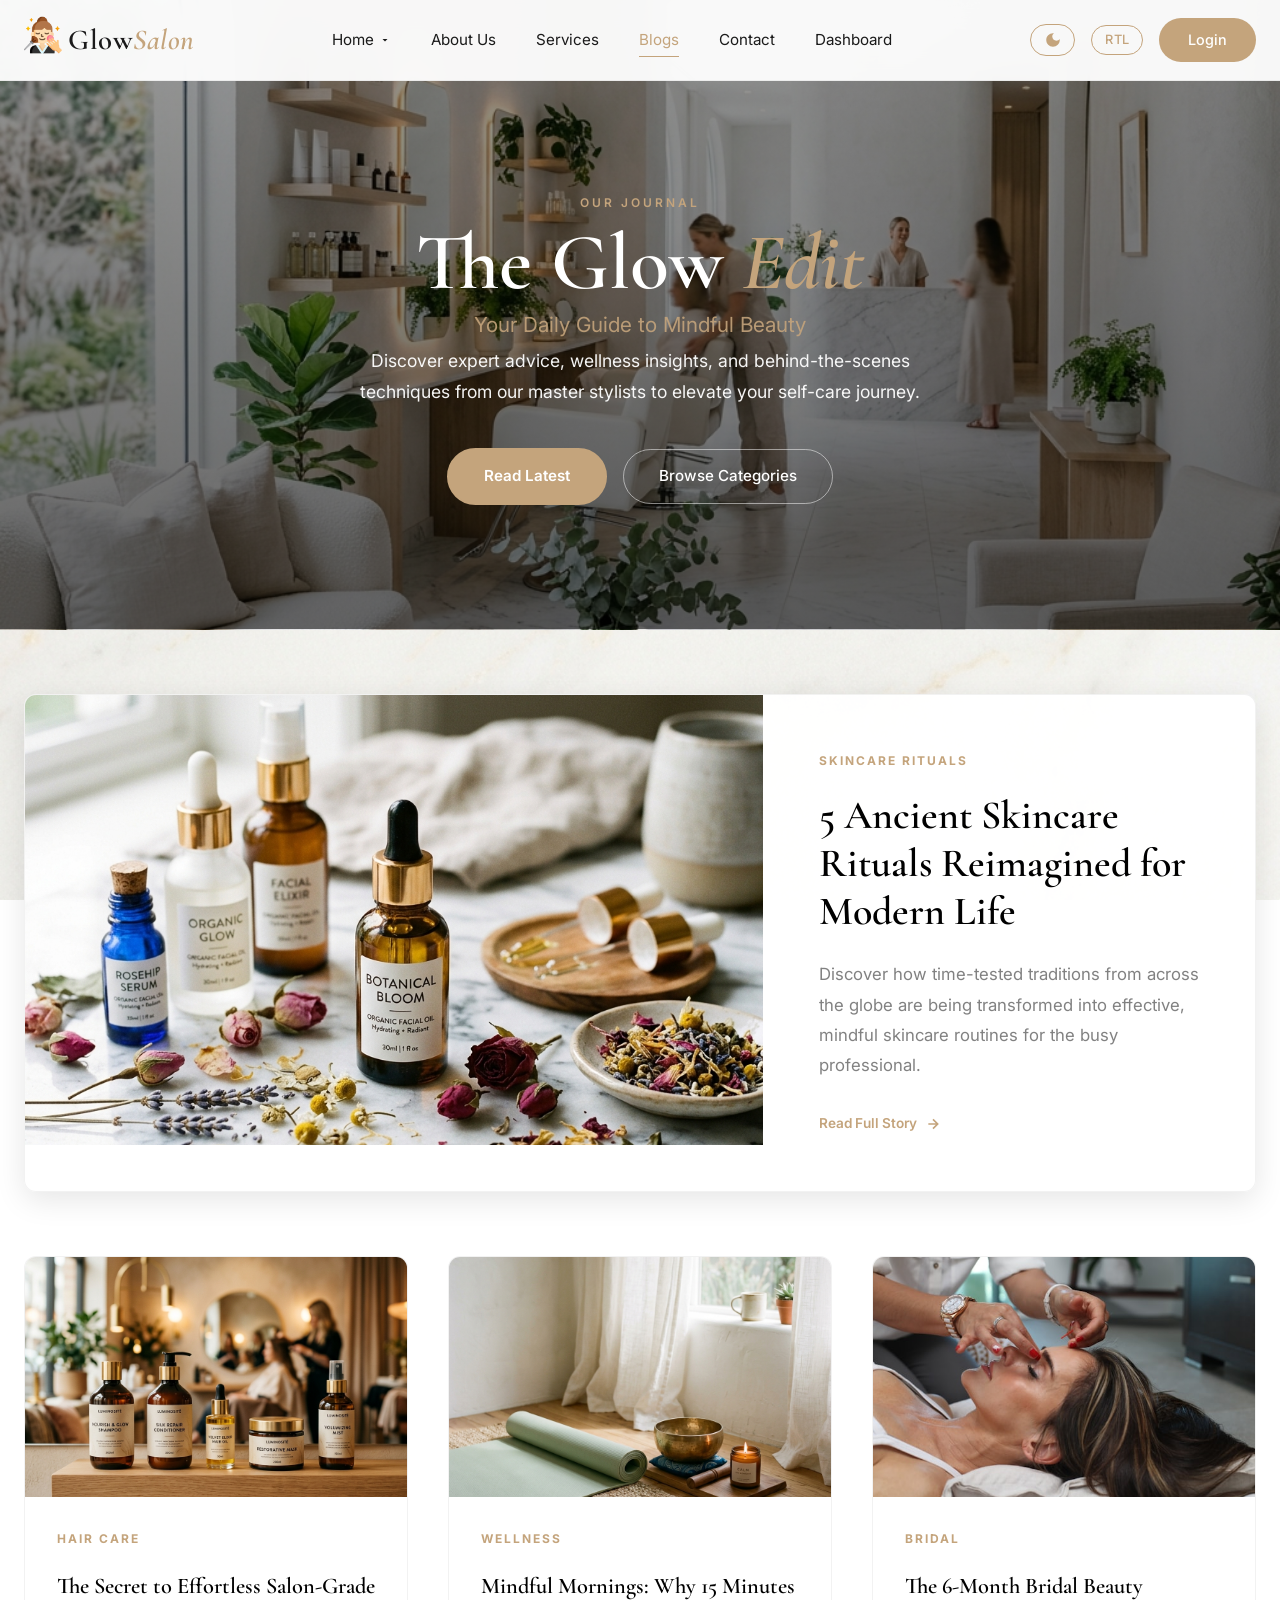
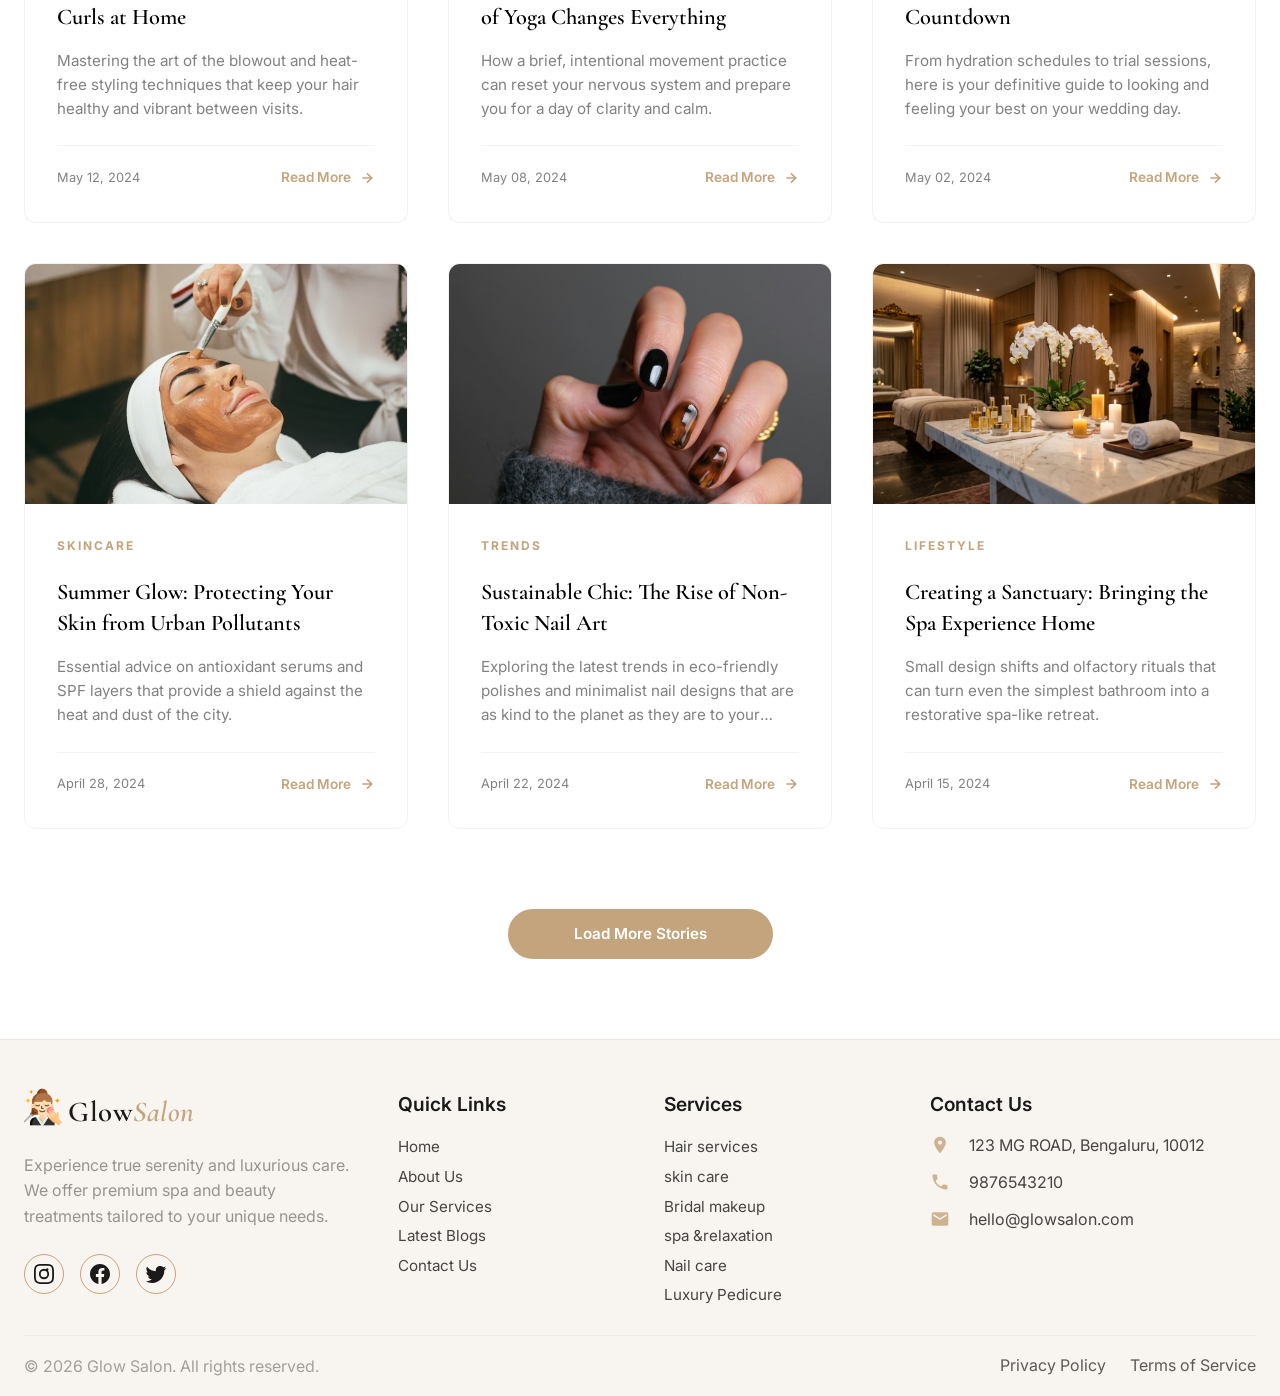
<file: blog.html>
<!DOCTYPE html>
<html lang="en" dir="ltr">
<head>
    <meta charset="UTF-8">
    <meta name="viewport" content="width=device-width, initial-scale=1.0">
    <title>The Glow Journal | Beauty & Wellness Blog</title>
    <meta name="description" content="Stay updated with the latest beauty trends, skincare tips, and wellness rituals from Glow Salon.">

    
    
    <link rel="icon" type="image/png" href="images/beauty-logo.png">

    
    <link rel="preconnect" href="https://fonts.googleapis.com">
    <link href="https://fonts.googleapis.com/css2?family=Cormorant+Garamond:ital,wght@0,500;0,600;0,700;1,500&family=Inter:wght@300;400;500;600&display=swap" rel="stylesheet">

    
    <link rel="stylesheet" href="css/navbar.css">
    <link rel="stylesheet" href="css/global.css">
    <link rel="stylesheet" href="css/footer.css">
    <link rel="stylesheet" href="css/blog.css">
</head>
<body data-theme="light" class="blog-page">

    
    <div id="header-placeholder"></div>

    <main>
        
        <section class="blog-hero">
            <div class="container blog-hero-container">
                <span class="section-label" style="margin-bottom: 0.2rem;">Our Journal</span>
                <h1>The Glow <em style="color: var(--color-primary); font-style: italic;">Edit</em></h1>
                <h3 style="color: var(--color-primary); font-family: var(--font-ui); font-size: 1.3rem; margin-bottom: 0.5rem; font-weight: 400; opacity: 0.9;">Your Daily Guide to Mindful Beauty</h3>
                <p>Discover expert advice, wellness insights, and behind-the-scenes techniques from our master stylists to elevate your self-care journey.</p>
                <div class="btn-group" style="justify-content:center; margin-top:2.5rem;">
                    <a href="#featured" class="btn-primary">Read Latest</a>
                    <a href="#categories" class="btn-secondary" style="color: white; border-color: rgba(255,255,255,0.5);">Browse Categories</a>
                </div>
            </div>
        </section>

        
        <section class="featured-section">
            <div class="container">
                <a href="blog-details.html#skincare" class="featured-card reveal">
                    <div class="featured-img-wrap">
                        <img src="images/blog_skincare.png" alt="Featured Skincare Post">
                    </div>
                    <div class="featured-content">
                        <span class="post-category">Skincare Rituals</span>
                        <h2>5 Ancient Skincare Rituals Reimagined for Modern Life</h2>
                        <p>Discover how time-tested traditions from across the globe are being transformed into effective, mindful skincare routines for the busy professional.</p>
                        <span class="read-more">Read Full Story <svg viewBox="0 0 24 24" fill="none" stroke="currentColor" stroke-width="2.5"><path d="M5 12h14M12 5l7 7-7 7"/></svg></span>
                    </div>
                </a>
            </div>
        </section>

        
        <section class="blog-grid-section">
            <div class="container">
                <div class="blog-grid">
                    
                    
                    <article class="blog-card reveal">
                        <a href="blog-details.html#haircare" class="blog-card-img">
                            <img src="images/blog_haircare.png" alt="Hair Care Tips">
                        </a>
                        <div class="blog-card-body">
                            <span class="post-category">Hair Care</span>
                            <a href="blog-details.html#haircare"><h3>The Secret to Effortless Salon-Grade Curls at Home</h3></a>
                            <p>Mastering the art of the blowout and heat-free styling techniques that keep your hair healthy and vibrant between visits.</p>
                            <div class="blog-card-footer">
                                <span class="blog-meta">May 12, 2024</span>
                                <a href="blog-details.html#haircare" class="read-more">Read More <svg viewBox="0 0 24 24" fill="none" stroke="currentColor" stroke-width="2.5"><path d="M5 12h14M12 5l7 7-7 7"/></svg></a>
                            </div>
                        </div>
                    </article>

                    
                    <article class="blog-card reveal reveal-delay-1">
                        <a href="blog-details.html#wellness" class="blog-card-img">
                            <img src="images/blog_wellness.png" alt="Wellness and Yoga">
                        </a>
                        <div class="blog-card-body">
                            <span class="post-category">Wellness</span>
                            <a href="blog-details.html#wellness"><h3>Mindful Mornings: Why 15 Minutes of Yoga Changes Everything</h3></a>
                            <p>How a brief, intentional movement practice can reset your nervous system and prepare you for a day of clarity and calm.</p>
                            <div class="blog-card-footer">
                                <span class="blog-meta">May 08, 2024</span>
                                <a href="blog-details.html#wellness" class="read-more">Read More <svg viewBox="0 0 24 24" fill="none" stroke="currentColor" stroke-width="2.5"><path d="M5 12h14M12 5l7 7-7 7"/></svg></a>
                            </div>
                        </div>
                    </article>

                    
                    <article class="blog-card reveal reveal-delay-2">
                        <a href="blog-details.html#bridal" class="blog-card-img">
                            <img src="images/well.jfif" alt="Bridal Beauty">
                        </a>
                        <div class="blog-card-body">
                            <span class="post-category">Bridal</span>
                            <a href="blog-details.html#bridal"><h3>The 6-Month Bridal Beauty Countdown</h3></a>
                            <p>From hydration schedules to trial sessions, here is your definitive guide to looking and feeling your best on your wedding day.</p>
                            <div class="blog-card-footer">
                                <span class="blog-meta">May 02, 2024</span>
                                <a href="blog-details.html#bridal" class="read-more">Read More <svg viewBox="0 0 24 24" fill="none" stroke="currentColor" stroke-width="2.5"><path d="M5 12h14M12 5l7 7-7 7"/></svg></a>
                            </div>
                        </div>
                    </article>

                    
                    <article class="blog-card reveal">
                        <a href="blog-details.html#summer-glow" class="blog-card-img">
                            <img src="images/facial.avif" alt="Seasonal Skincare">
                        </a>
                        <div class="blog-card-body">
                            <span class="post-category">Skincare</span>
                            <a href="blog-details.html#summer-glow"><h3>Summer Glow: Protecting Your Skin from Urban Pollutants</h3></a>
                            <p>Essential advice on antioxidant serums and SPF layers that provide a shield against the heat and dust of the city.</p>
                            <div class="blog-card-footer">
                                <span class="blog-meta">April 28, 2024</span>
                                <a href="blog-details.html#summer-glow" class="read-more">Read More <svg viewBox="0 0 24 24" fill="none" stroke="currentColor" stroke-width="2.5"><path d="M5 12h14M12 5l7 7-7 7"/></svg></a>
                            </div>
                        </div>
                    </article>

                    
                    <article class="blog-card reveal reveal-delay-1">
                        <a href="blog-details.html#nail-art" class="blog-card-img">
                            <img src="images/nail1.jfif" alt="Nail Art Trends">
                        </a>
                        <div class="blog-card-body">
                            <span class="post-category">Trends</span>
                            <a href="blog-details.html#nail-art"><h3>Sustainable Chic: The Rise of Non-Toxic Nail Art</h3></a>
                            <p>Exploring the latest trends in eco-friendly polishes and minimalist nail designs that are as kind to the planet as they are to your hands.</p>
                            <div class="blog-card-footer">
                                <span class="blog-meta">April 22, 2024</span>
                                <a href="blog-details.html#nail-art" class="read-more">Read More <svg viewBox="0 0 24 24" fill="none" stroke="currentColor" stroke-width="2.5"><path d="M5 12h14M12 5l7 7-7 7"/></svg></a>
                            </div>
                        </div>
                    </article>

                    
                    <article class="blog-card reveal reveal-delay-2">
                        <a href="blog-details.html" class="blog-card-img">
                            <img src="images/hero_spa.png" alt="Spa Ambiance">
                        </a>
                        <div class="blog-card-body">
                            <span class="post-category">Lifestyle</span>
                            <a href="blog-details.html"><h3>Creating a Sanctuary: Bringing the Spa Experience Home</h3></a>
                            <p>Small design shifts and olfactory rituals that can turn even the simplest bathroom into a restorative spa-like retreat.</p>
                            <div class="blog-card-footer">
                                <span class="blog-meta">April 15, 2024</span>
                                <a href="blog-details.html" class="read-more">Read More <svg viewBox="0 0 24 24" fill="none" stroke="currentColor" stroke-width="2.5"><path d="M5 12h14M12 5l7 7-7 7"/></svg></a>
                            </div>
                        </div>
                    </article>

                </div>

                <div class="text-center" style="margin-top:5rem;">
                    <button class="btn-primary" style="padding-inline:4rem;">Load More Stories</button>
                </div>
            </div>
        </section>
    </main>

    
    <div id="footer-placeholder"></div>

    
    <script src="js/loadComponents.js"></script>
    <script>
        document.addEventListener('DOMContentLoaded', () => {
            const obs = new IntersectionObserver((entries) => {
                entries.forEach(e => { if(e.isIntersecting){ e.target.classList.add('visible'); obs.unobserve(e.target); }});
            }, { threshold: 0.1 });
            document.querySelectorAll('.reveal,.reveal-left,.reveal-right').forEach(el => obs.observe(el));
        });
    </script>
</body>
</html>
</file>
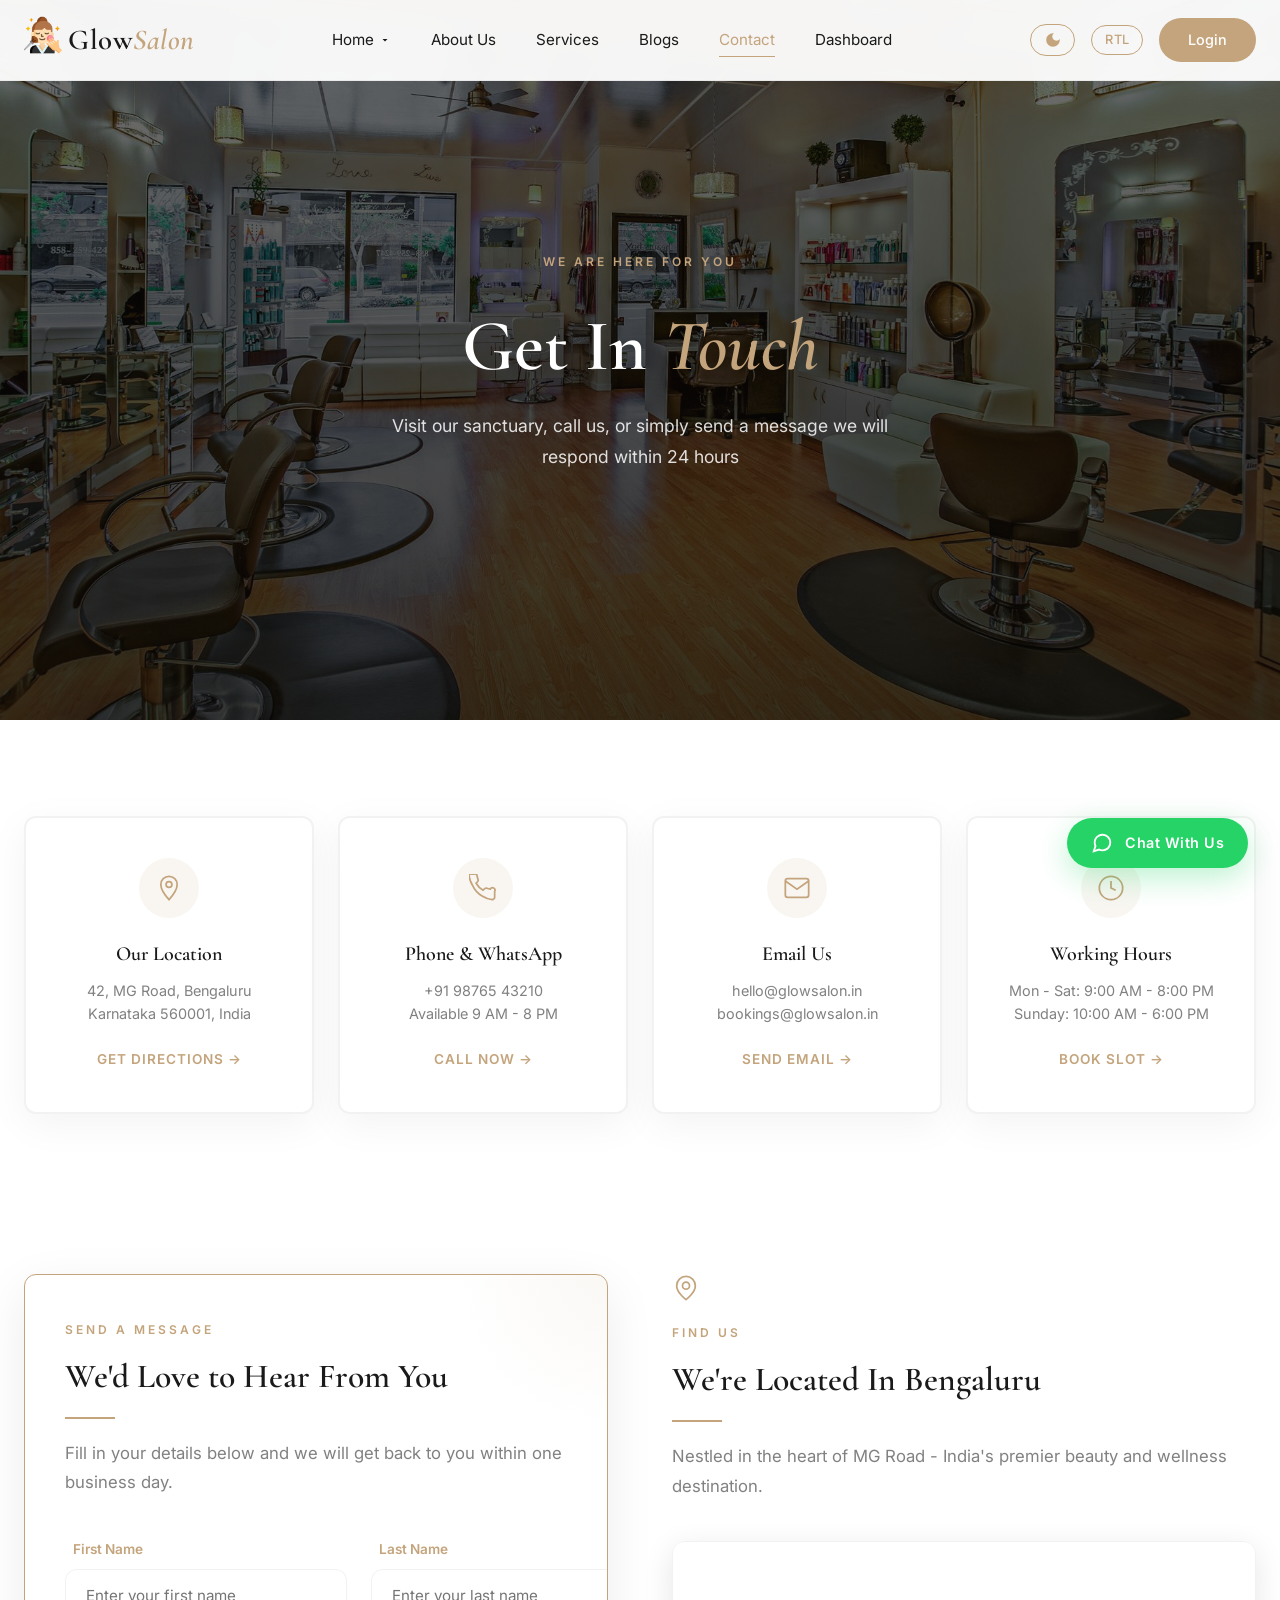
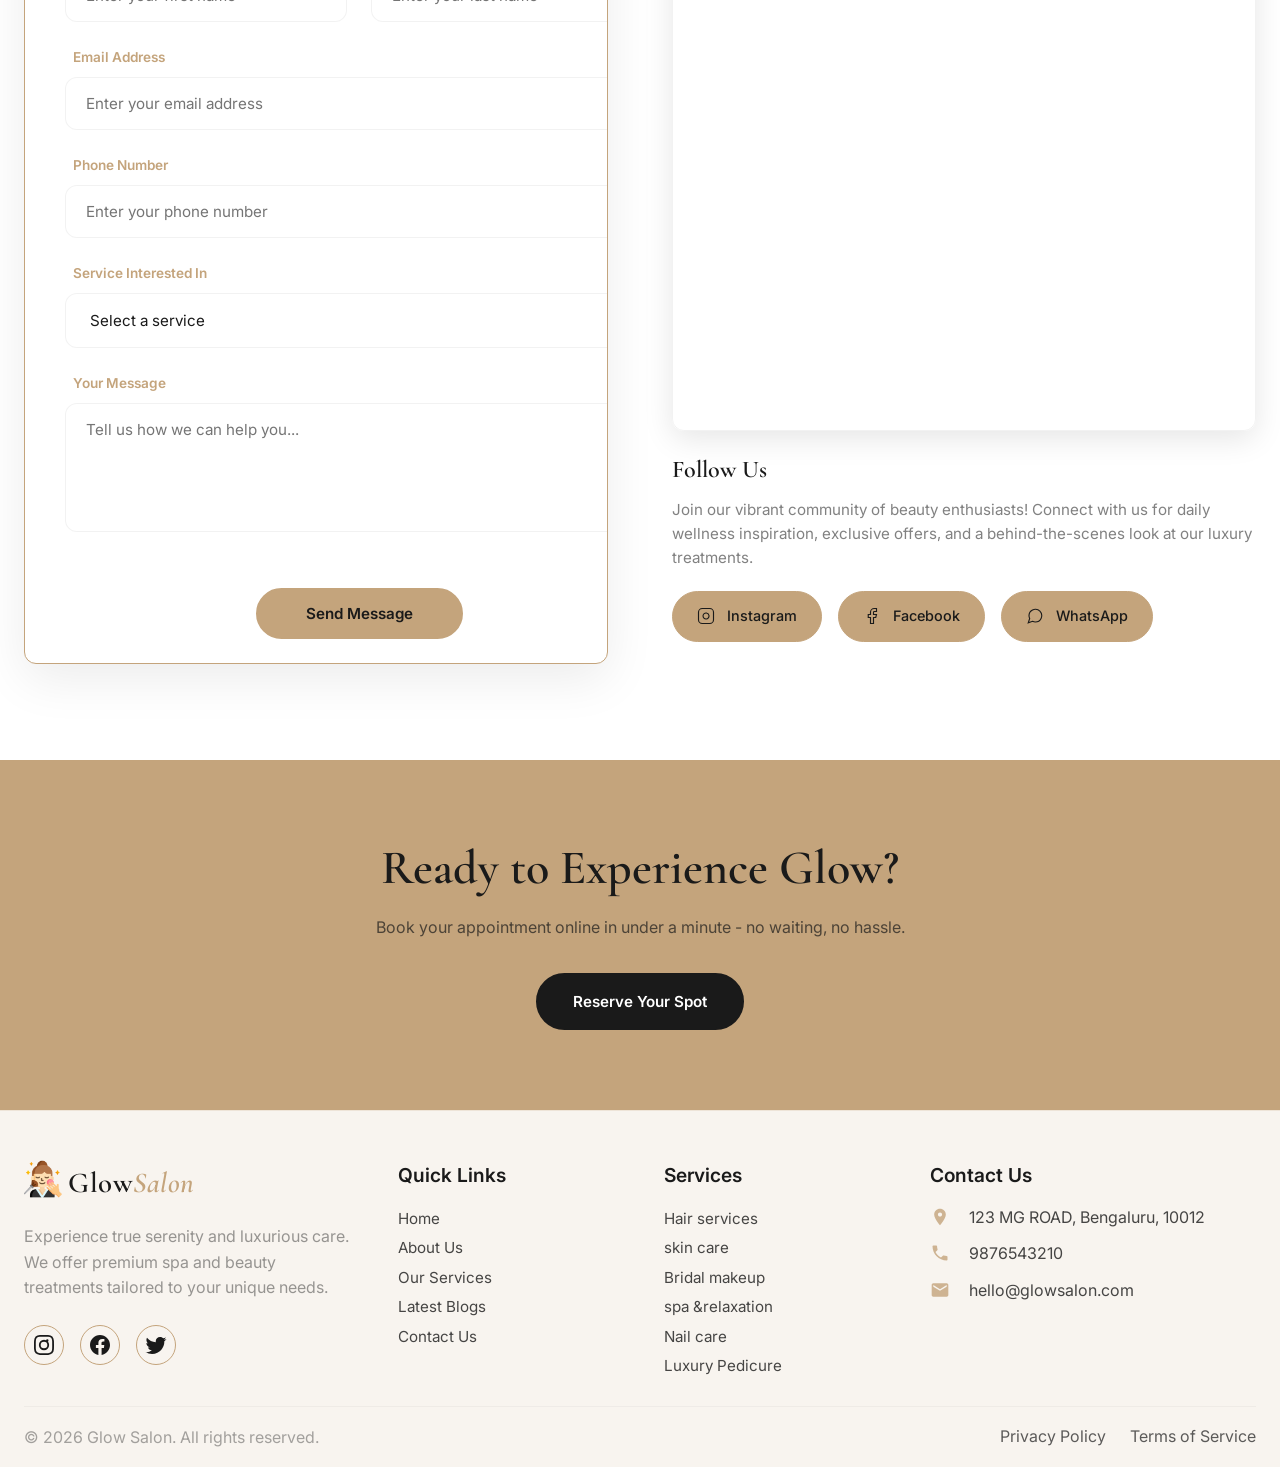
<file: contact.html>
<!DOCTYPE html>
<html lang="en" dir="ltr">
<head>
<meta charset="UTF-8">
<meta name="viewport" content="width=device-width, initial-scale=1.0">
<title>Contact Us | Glow Salon</title>
<meta name="description" content="Get in touch with Glow Salon. Visit us in India or book your appointment online.">

<link rel="icon" type="image/png" href="images/beauty-logo.png">
<link rel="preconnect" href="https://fonts.googleapis.com">
<link href="https://fonts.googleapis.com/css2?family=Cormorant+Garamond:ital,wght@0,500;0,600;0,700;1,500&family=Inter:wght@300;400;500;600&display=swap" rel="stylesheet">
<link rel="stylesheet" href="css/navbar.css">
<link rel="stylesheet" href="css/global.css">
<link rel="stylesheet" href="css/footer.css">
<link rel="stylesheet" href="css/contact.css">
</head>
<body data-theme="light">
<div id="header-placeholder"></div>
<main>


<section class="ct-hero">
  <div class="ct-hero-overlay"></div>
  <div class="ct-hero-content">
    <span class="section-label">We Are Here For You</span>
    <h1>Get In <em>Touch</em></h1>
    <p>Visit our sanctuary, call us, or simply send a message  we will respond within 24 hours</p>
  </div>
</section>


<section class="ct-info-bar">
  <div class="container">
    <div class="ct-info-grid">
      <div class="ct-info-card reveal">
        <div class="ct-info-icon">
          <svg viewBox="0 0 24 24" fill="none" stroke="currentColor" stroke-width="1.5"><path d="M12 2C8.13 2 5 5.13 5 9c0 5.25 7 13 7 13s7-7.75 7-13c0-3.87-3.13-7-7-7zm0 9.5c-1.38 0-2.5-1.12-2.5-2.5s1.12-2.5 2.5-2.5 2.5 1.12 2.5 2.5-1.12 2.5-2.5 2.5z"/></svg>
        </div>
        <h3>Our Location</h3>
        <p>42, MG Road, Bengaluru<br>Karnataka 560001, India</p>
        <a href="https://maps.google.com/?q=MG+Road+Bengaluru" target="_blank" class="ct-link">Get Directions →</a>
      </div>
      <div class="ct-info-card reveal reveal-delay-1">
        <div class="ct-info-icon">
          <svg viewBox="0 0 24 24" fill="none" stroke="currentColor" stroke-width="1.5"><path d="M22 16.92v3a2 2 0 01-2.18 2 19.79 19.79 0 01-8.63-3.07A19.5 19.5 0 013.07 9.8 19.79 19.79 0 01.01 1.18 2 2 0 012 0h3a2 2 0 012 1.72c.127.96.361 1.903.7 2.81a2 2 0 01-.45 2.11L6.09 7.91a16 16 0 006 6l1.27-1.27a2 2 0 012.11-.45c.907.339 1.85.573 2.81.7A2 2 0 0122 14.92z"/></svg>
        </div>
        <h3>Phone & WhatsApp</h3>
        <p>+91 98765 43210<br>Available 9 AM - 8 PM</p>
        <a href="tel:+919876543210" class="ct-link">Call Now →</a>
      </div>
      <div class="ct-info-card reveal reveal-delay-2">
        <div class="ct-info-icon">
          <svg viewBox="0 0 24 24" fill="none" stroke="currentColor" stroke-width="1.5"><path d="M4 4h16c1.1 0 2 .9 2 2v12c0 1.1-.9 2-2 2H4c-1.1 0-2-.9-2-2V6c0-1.1.9-2 2-2z"/><polyline points="22,6 12,13 2,6"/></svg>
        </div>
        <h3>Email Us</h3>
        <p>hello@glowsalon.in<br>bookings@glowsalon.in</p>
        <a href="mailto:hello@glowsalon.in" class="ct-link">Send Email →</a>
      </div>
      <div class="ct-info-card reveal reveal-delay-3">
        <div class="ct-info-icon">
          <svg viewBox="0 0 24 24" fill="none" stroke="currentColor" stroke-width="1.5"><circle cx="12" cy="12" r="10"/><polyline points="12 6 12 12 16 14"/></svg>
        </div>
        <h3>Working Hours</h3>
        <p>Mon - Sat: 9:00 AM - 8:00 PM<br>Sunday: 10:00 AM - 6:00 PM</p>
        <a href="login.html" class="ct-link">Book Slot →</a>
      </div>
    </div>
  </div>
</section>


<section class="ct-main">
  <div class="container">
    <div class="ct-main-grid">

      
      <div class="ct-form-wrap reveal-left">
        <span class="section-label">Send A Message</span>
        <h2 class="nowrap-heading">We'd Love to Hear From You</h2>
        <div class="divider left"></div>
        <p class="ct-form-sub">Fill in your details below and we will get back to you within one business day.</p>

        <form class="ct-form" id="contactForm" onsubmit="handleSubmit(event)">
          <div class="ct-row">
            <div class="ct-field">
              <label for="firstName" style="color: var(--color-primary);">First Name</label>
              <input type="text" id="firstName" placeholder="Enter your first name" required>
            </div>
            <div class="ct-field">
              <label for="lastName" style="color: var(--color-primary);">Last Name</label>
              <input type="text" id="lastName" placeholder="Enter your last name" required>
            </div>
          </div>
          <div class="ct-field">
            <label for="email" style="color: var(--color-primary);">Email Address</label>
            <input type="email" id="email" placeholder="Enter your email address" required>
          </div>
          <div class="ct-field">
            <label for="phone" style="color: var(--color-primary);">Phone Number</label>
            <input type="tel" id="phone" placeholder="Enter your phone number">
          </div>
          <div class="ct-field">
            <label for="service" style="color: var(--color-primary);">Service Interested In</label>
            <select id="service">
              <option value="" disabled selected>Select a service</option>
              <option>Hair Services</option>
              <option>Skin Care & Facials</option>
              <option>Bridal Makeup</option>
              <option>Spa & Relaxation</option>
              <option>Luxury Nail Care</option>
              <option>Luxury Pedicure</option>
              <option>Wellness & Yoga</option>
              <option>Other</option>
            </select>
          </div>
          <div class="ct-field">
            <label for="message" style="color: var(--color-primary);">Your Message</label>
            <textarea id="message" rows="5" placeholder="Tell us how we can help you..."></textarea>
          </div>
          <div style="text-align: center; margin-top: 1rem;">
            <button type="submit" class="btn-primary ct-submit">Send Message</button>
          </div>
          <div class="ct-success" id="ctSuccess">
            <svg viewBox="0 0 24 24" fill="none" stroke="currentColor" stroke-width="2"><polyline points="20 6 9 17 4 12"/></svg>
            Message sent! We'll be in touch soon.
          </div>
        </form>
      </div>

      
      <div class="ct-right reveal-right">
        <div style="color: var(--color-primary); margin-bottom: 0.5rem;">
          <svg width="28" height="28" viewBox="0 0 24 24" fill="none" stroke="currentColor" stroke-width="1.5" stroke-linecap="round" stroke-linejoin="round">
            <path d="M20 10c0 6-8 12-8 12s-8-6-8-12a8 8 0 0 1 16 0Z"></path>
            <circle cx="12" cy="10" r="3"></circle>
          </svg>
        </div>
        <span class="section-label">Find Us</span>
        <h2 class="nowrap-heading">We're Located In Bengaluru</h2>
        <div class="divider left"></div>
        <p class="ct-form-sub">Nestled in the heart of MG Road - India's premier beauty and wellness destination.</p>

        <div class="ct-map-wrap">
          <iframe
            src="https://www.google.com/maps/embed?pb=!1m18!1m12!1m3!1d3887.9843073946617!2d77.60714987454839!3d12.975134987318086!2m3!1f0!2f0!3f0!3m2!1i1024!2i768!4f13.1!3m3!1m2!1s0x3bae1670c9b44e6d%3A0xf8dfc3e8517e4fe0!2sMG%20Road%2C%20Bengaluru%2C%20Karnataka%2C%20India!5e0!3m2!1sen!2sin!4v1714640000000!5m2!1sen!2sin"
            width="100%"
            height="480"
            style="border:0;"
            allowfullscreen=""
            loading="lazy"
            referrerpolicy="no-referrer-when-downgrade"
            title="Glow Salon Location - MG Road Bengaluru India">
          </iframe>
        </div>

        
        <div class="ct-social-wrap">
          <h4 style="margin-bottom: 0.4rem;">Follow Us</h4>
          <p style="margin-bottom: 1.3rem; font-size: 0.95rem; color: var(--color-muted); line-height: 1.6;">Join our vibrant community of beauty enthusiasts! Connect with us for daily wellness inspiration, exclusive offers, and a behind-the-scenes look at our luxury treatments.</p>
          <div class="ct-social-row">
            <a href="#" class="ct-social-btn" aria-label="Instagram">
              <svg viewBox="0 0 24 24" fill="none" stroke="currentColor" stroke-width="1.5"><rect x="2" y="2" width="20" height="20" rx="5" ry="5"/><path d="M16 11.37A4 4 0 1112.63 8 4 4 0 0116 11.37z"/><line x1="17.5" y1="6.5" x2="17.51" y2="6.5"/></svg>
              Instagram
            </a>
            <a href="#" class="ct-social-btn" aria-label="Facebook">
              <svg viewBox="0 0 24 24" fill="none" stroke="currentColor" stroke-width="1.5"><path d="M18 2h-3a5 5 0 00-5 5v3H7v4h3v8h4v-8h3l1-4h-4V7a1 1 0 011-1h3z"/></svg>
              Facebook
            </a>
            <a href="#" class="ct-social-btn" aria-label="WhatsApp">
              <svg viewBox="0 0 24 24" fill="none" stroke="currentColor" stroke-width="1.5"><path d="M21 11.5a8.38 8.38 0 01-.9 3.8 8.5 8.5 0 01-7.6 4.7 8.38 8.38 0 01-3.8-.9L3 21l1.9-5.7a8.38 8.38 0 01-.9-3.8 8.5 8.5 0 014.7-7.6 8.38 8.38 0 013.8-.9h.5a8.48 8.48 0 018 8v.5z"/></svg>
              WhatsApp
            </a>
          </div>
        </div>
      </div>

    </div>
  </div>
</section>


<section class="ct-cta">
  <div class="container">
    <div class="ct-cta-inner reveal">
      <h2>Ready to Experience Glow?</h2>
      <p>Book your appointment online in under a minute - no waiting, no hassle.</p>
      <a href="login.html" class="btn-primary">Reserve Your Spot</a>
    </div>
  </div>
</section>

    
    <a href="#" class="floating-wa" target="_blank" aria-label="Chat on WhatsApp">
      <svg viewBox="0 0 24 24" fill="none" stroke="currentColor" stroke-width="2"><path d="M21 11.5a8.38 8.38 0 01-.9 3.8 8.5 8.5 0 01-7.6 4.7 8.38 8.38 0 01-3.8-.9L3 21l1.9-5.7a8.38 8.38 0 01-.9-3.8 8.5 8.5 0 014.7-7.6 8.38 8.38 0 013.8-.9h.5a8.48 8.48 0 018 8v.5z"/></svg>
      <span>Chat With Us</span>
    </a>

</main>
<div id="footer-placeholder"></div>
<script src="js/loadComponents.js"></script>
<script>
document.addEventListener('DOMContentLoaded', () => {

  const hero = document.querySelector('.ct-hero');
  if (hero) setTimeout(() => hero.classList.add('in-view'), 100);

  const obs = new IntersectionObserver((entries) => {
    entries.forEach(e => { if(e.isIntersecting){ e.target.classList.add('visible'); obs.unobserve(e.target); }});
  }, { threshold: 0.1 });
  document.querySelectorAll('.reveal,.reveal-left,.reveal-right').forEach(el => obs.observe(el));
});

function handleSubmit(e) {
  e.preventDefault();
  const btn = document.querySelector('.ct-submit');
  const originalText = btn.textContent;
  btn.textContent = 'Sending...';
  btn.style.opacity = '0.7';
  btn.disabled = true;
  
  setTimeout(() => {
    document.getElementById('contactForm').reset();
    btn.textContent = originalText;
    btn.style.opacity = '1';
    btn.disabled = false;
    const success = document.getElementById('ctSuccess');
    success.classList.add('show');
    setTimeout(() => success.classList.remove('show'), 5000);
  }, 1200);
}
</script>
</body>
</html>
</file>
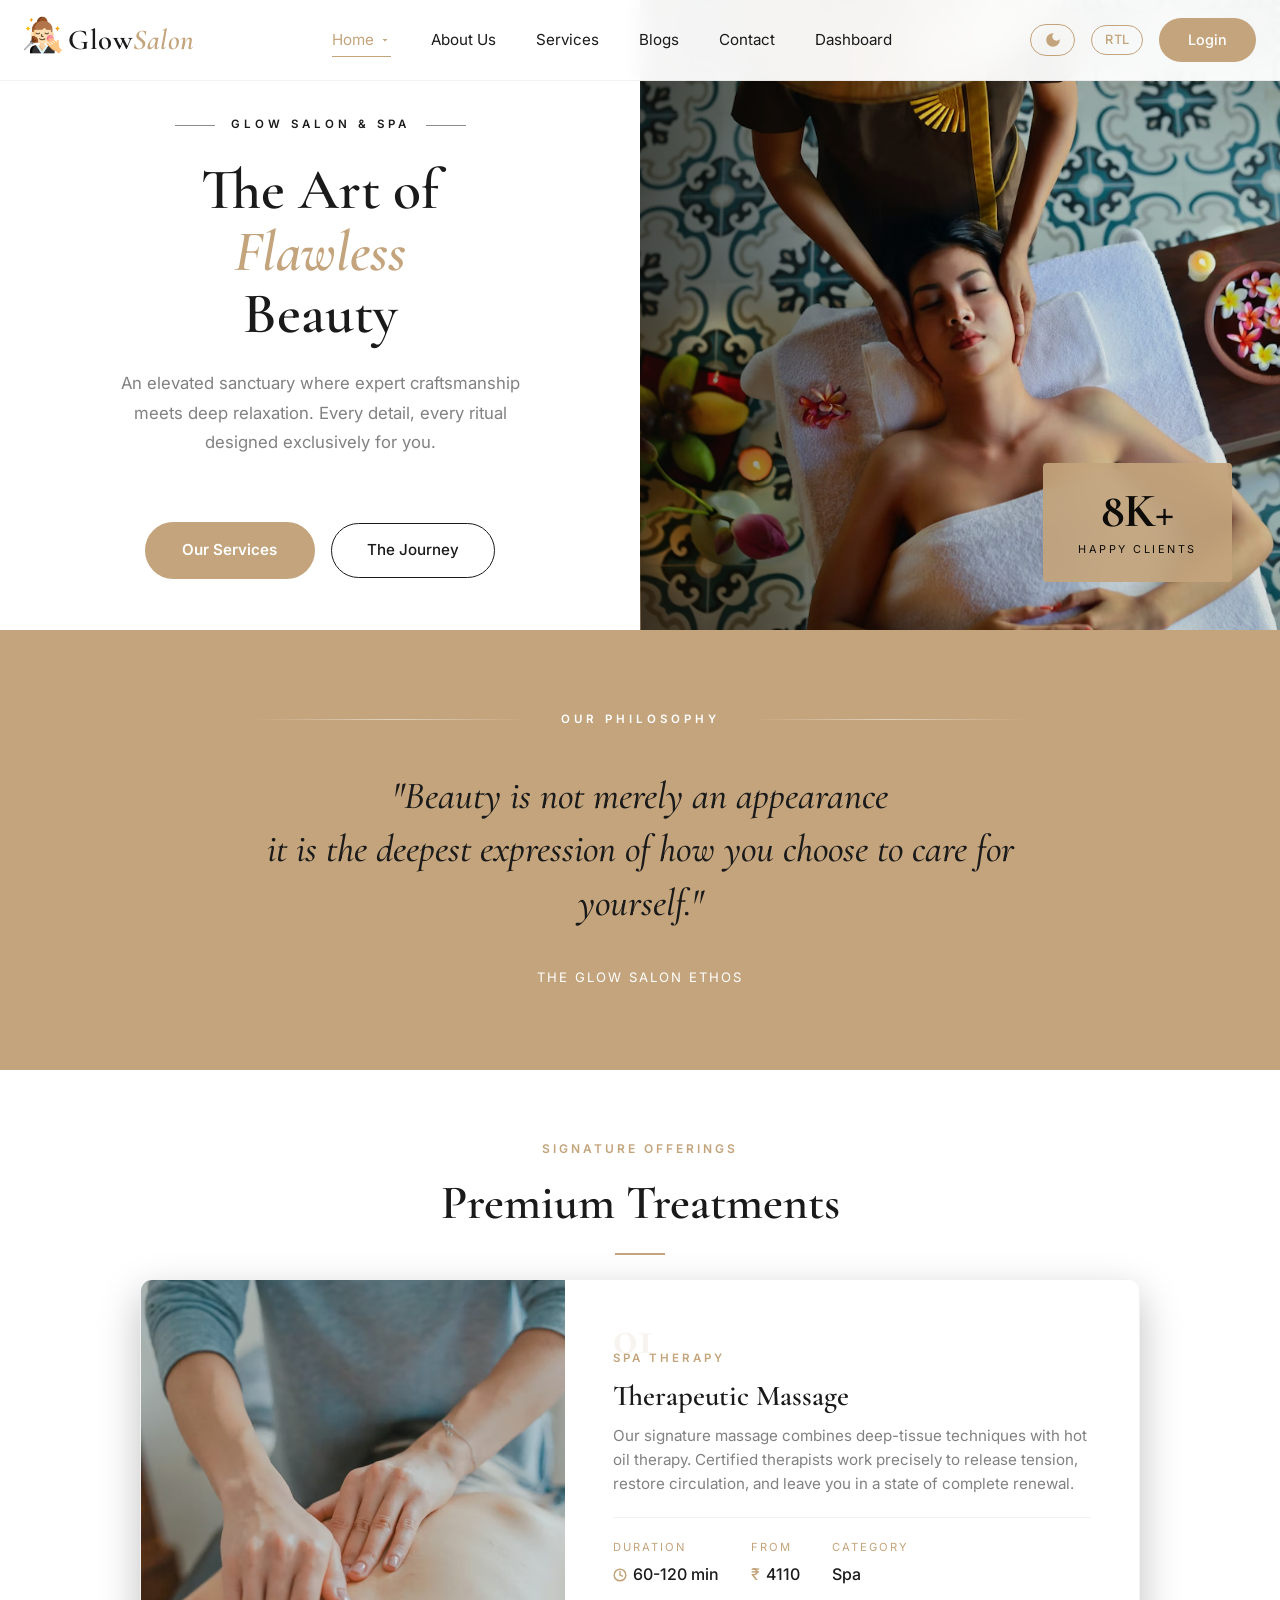
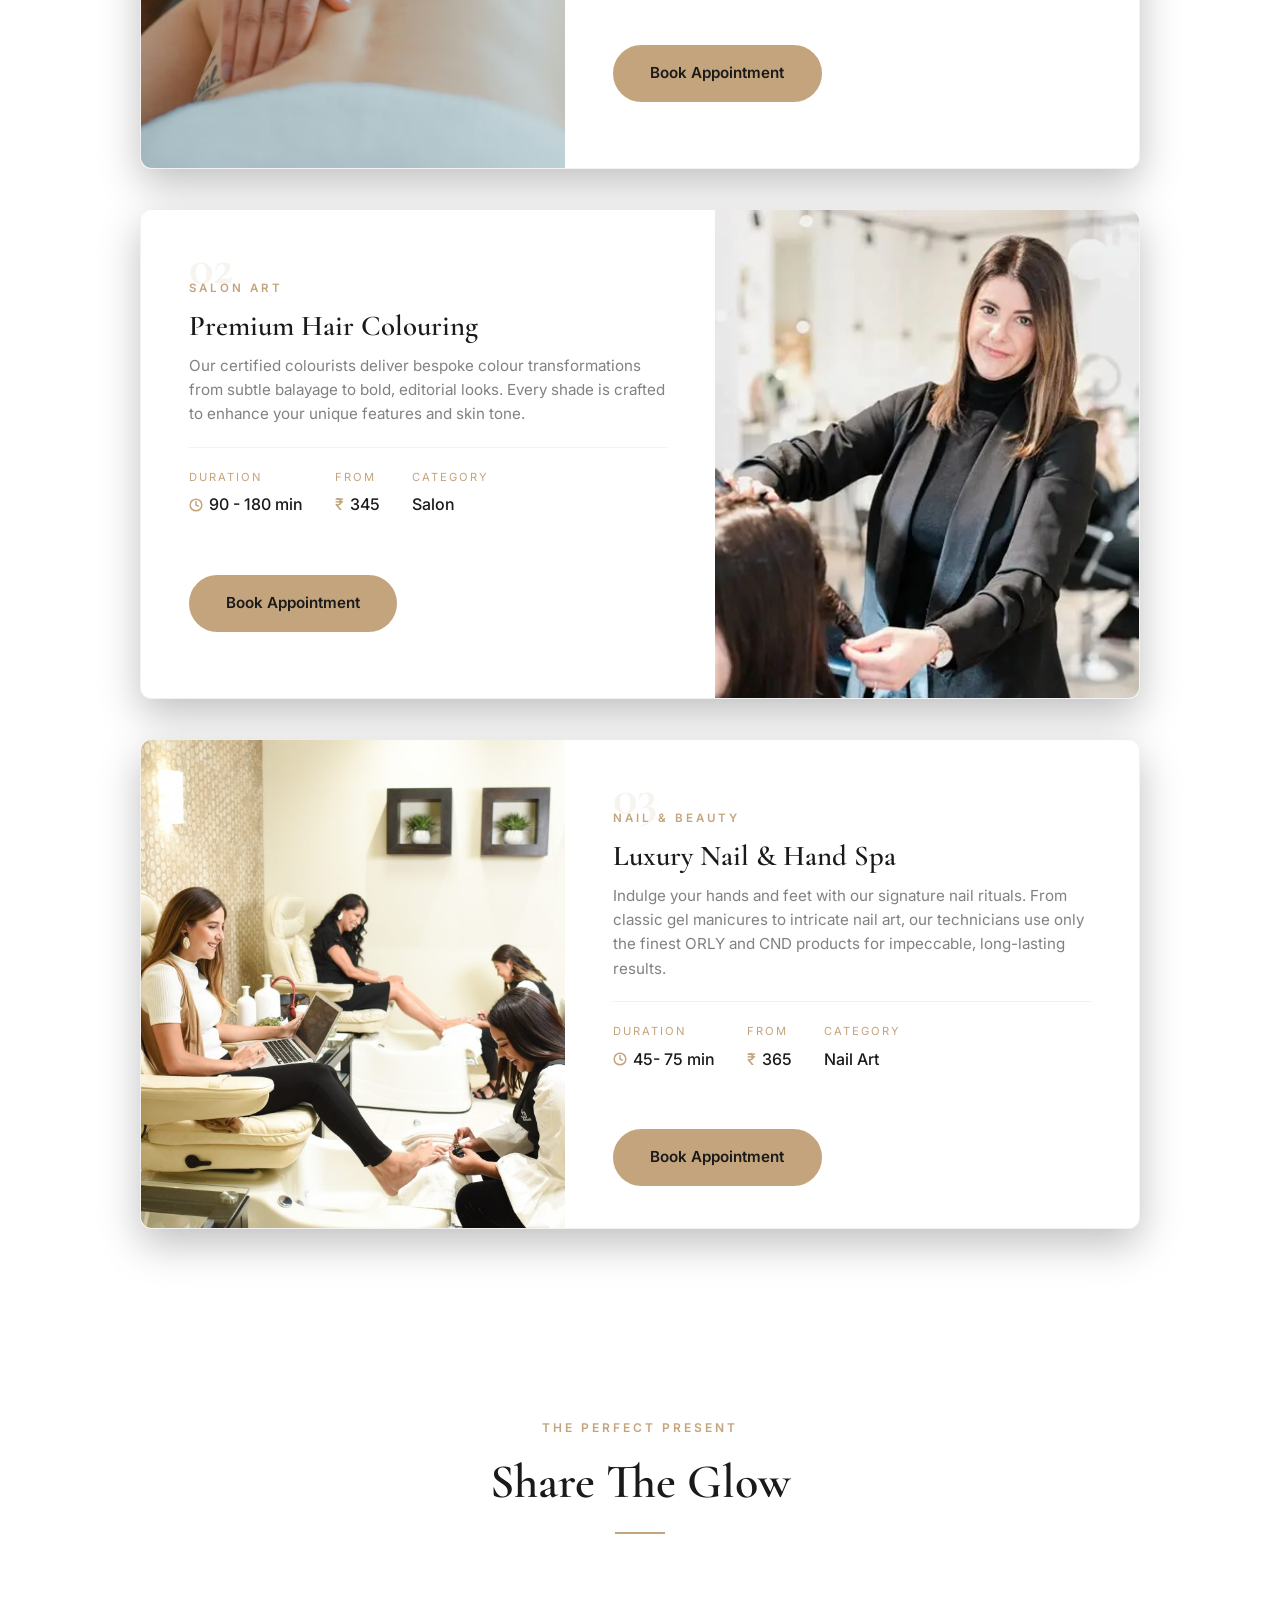
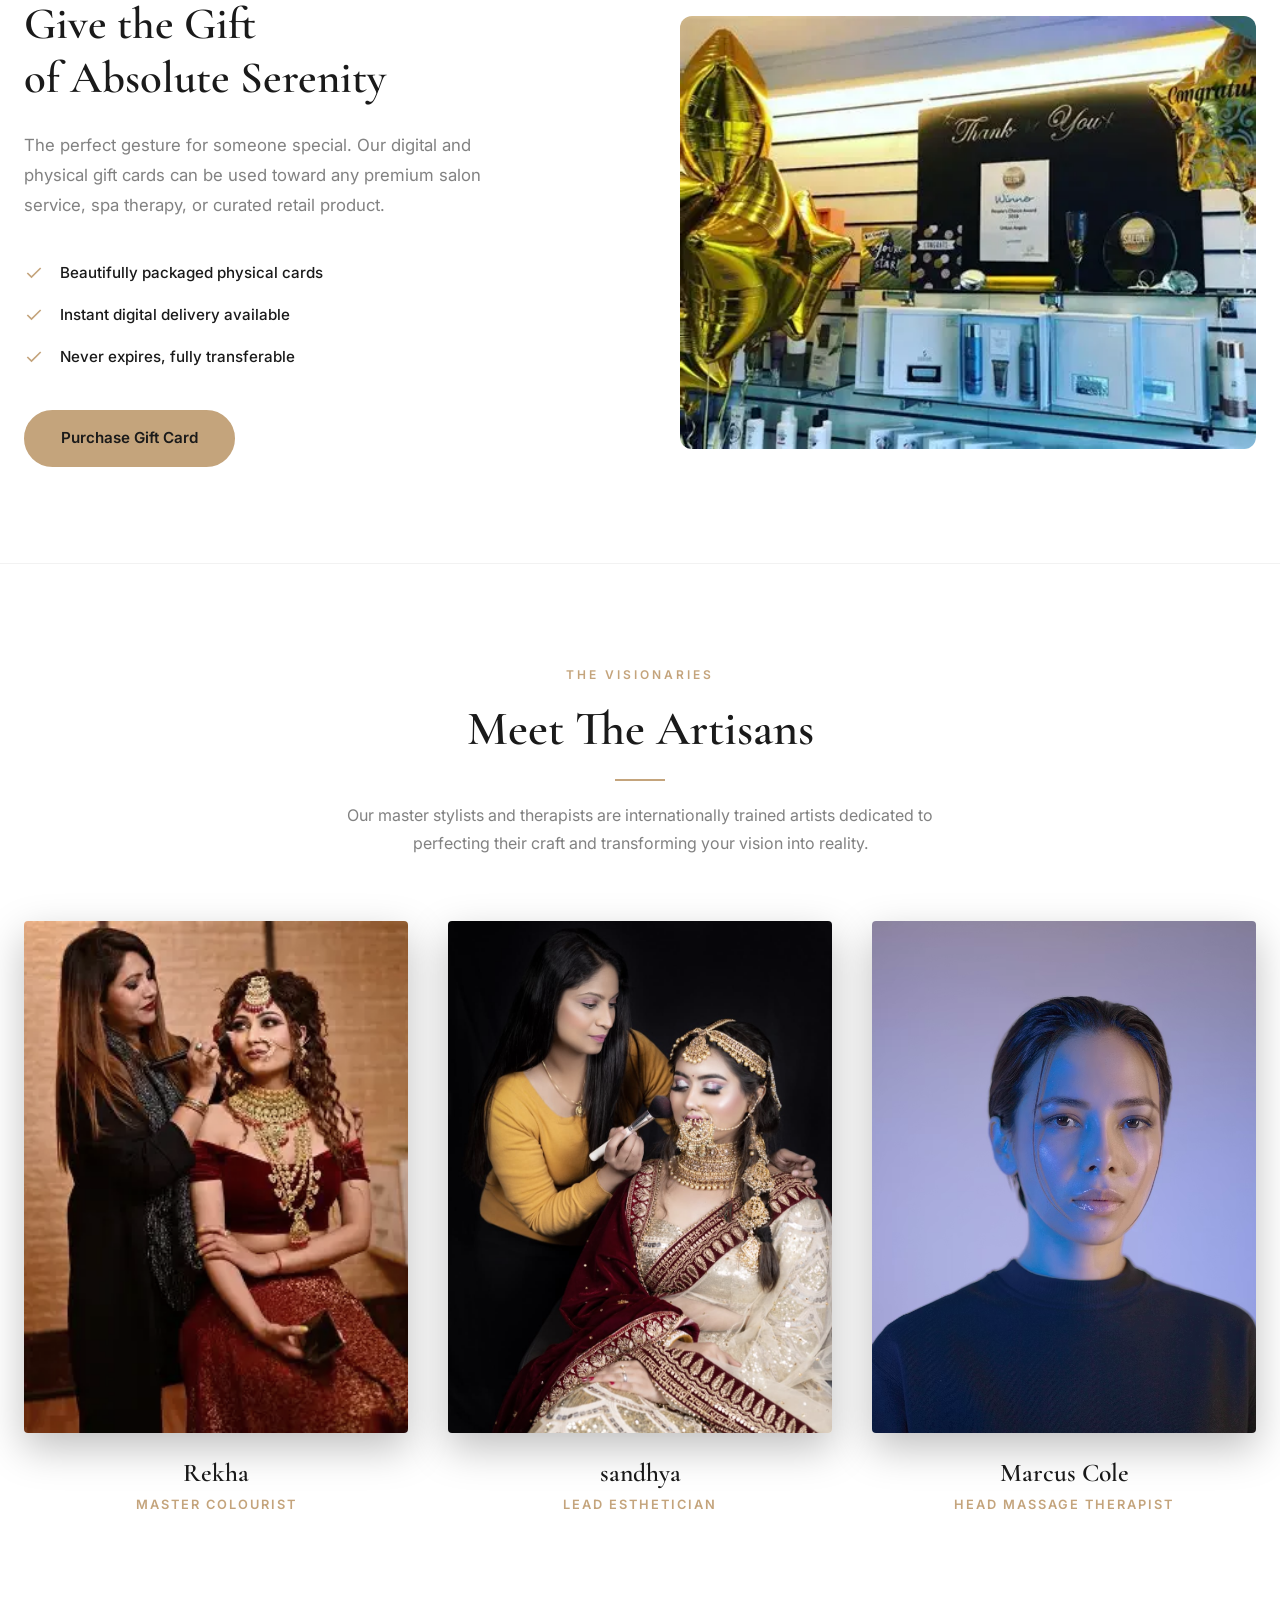
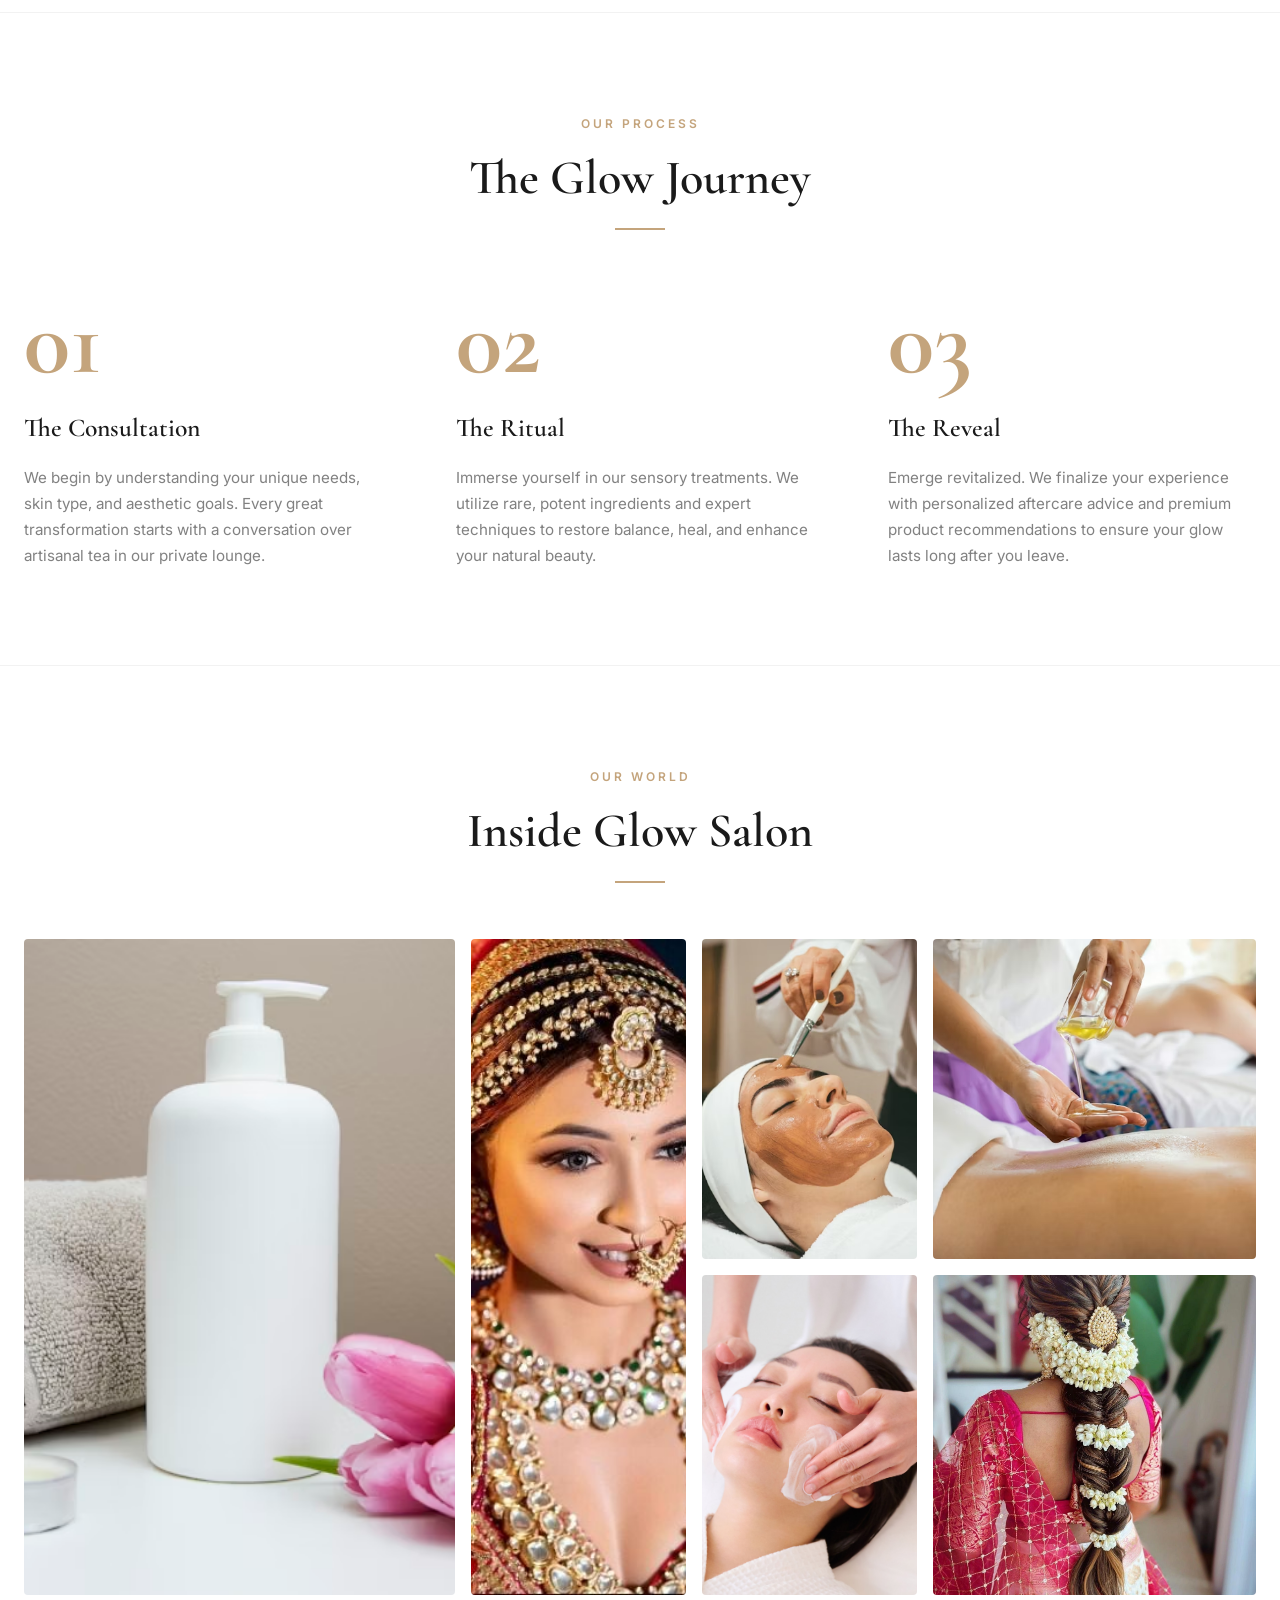
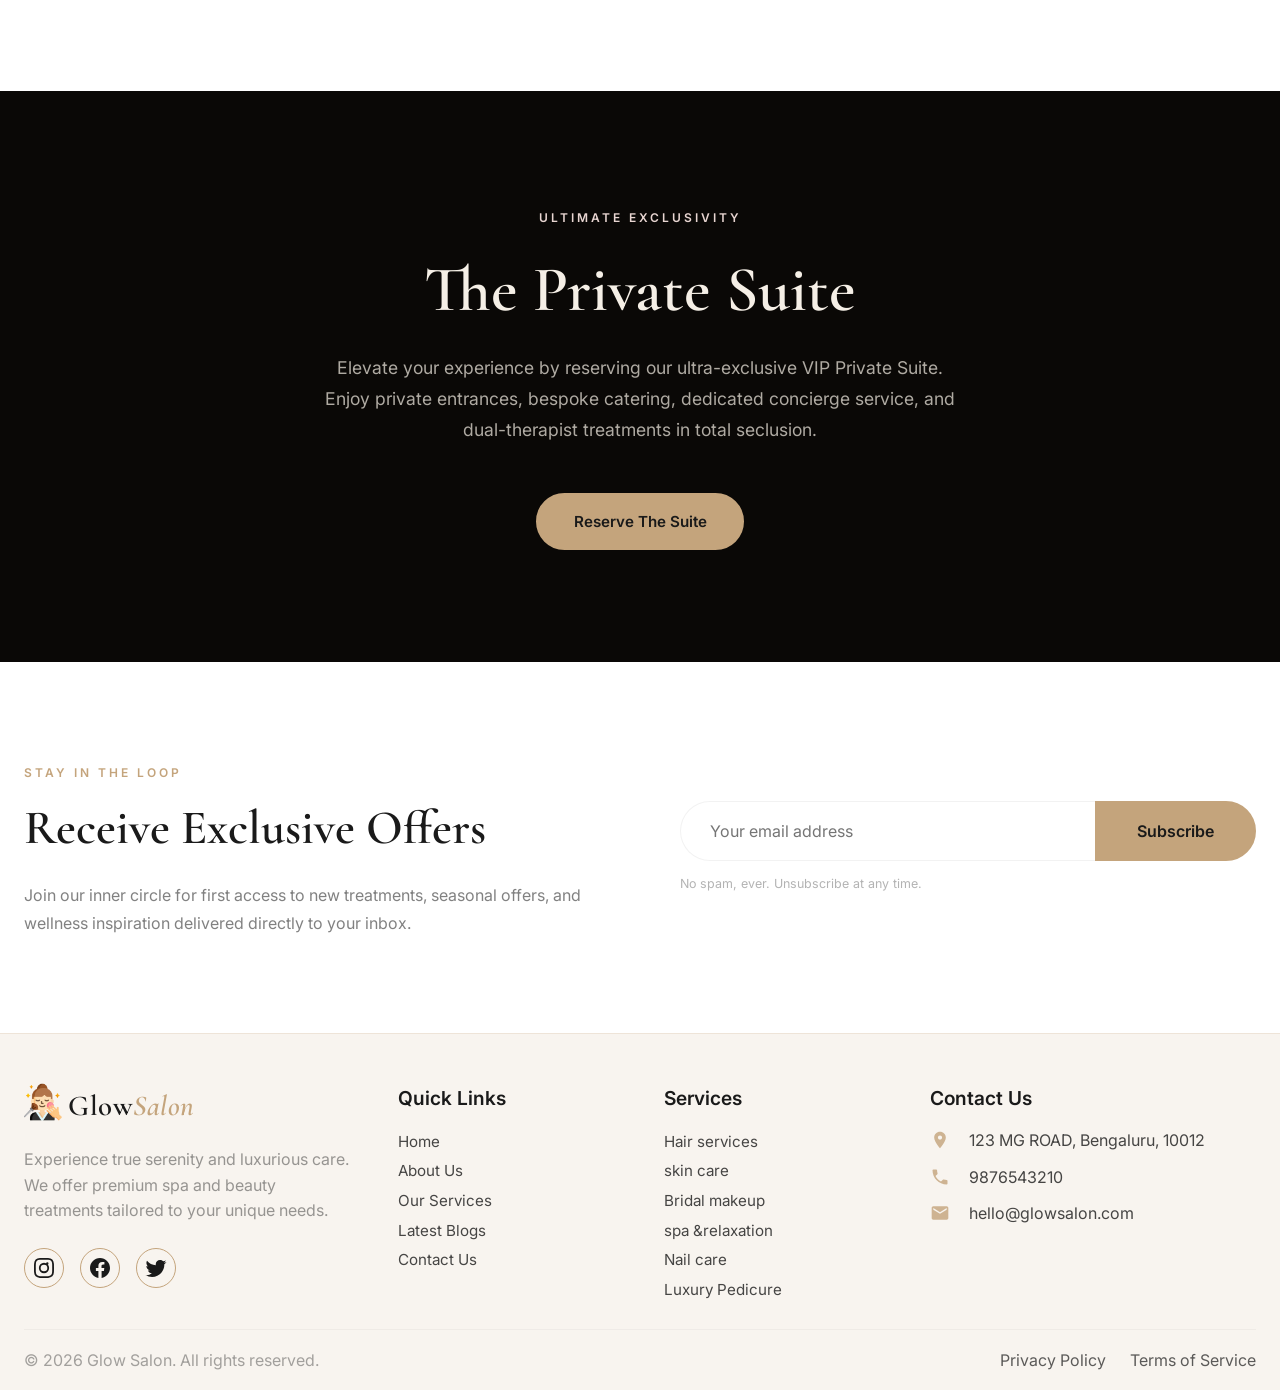
<file: home2.html>
<!DOCTYPE html>
<html lang="en" dir="ltr">
<head>
    <meta charset="UTF-8">
    <meta name="viewport" content="width=device-width, initial-scale=1.0">
    <title>Glow Salon | Ultra Premium</title>
    <meta name="description" content="Discover Glow Salon's ultra-premium spa and beauty experience.">

    
   
<link rel="icon" type="image/png" href="images/beauty-logo.png">
    
    <link rel="preconnect" href="https://fonts.googleapis.com">
    <link href="https://fonts.googleapis.com/css2?family=Cormorant+Garamond:ital,wght@0,500;0,600;0,700;1,500;1,600&family=Inter:wght@300;400;500;600&display=swap" rel="stylesheet">

    
    <link rel="stylesheet" href="css/navbar.css">
    <link rel="stylesheet" href="css/global.css">
    <link rel="stylesheet" href="css/footer.css">
    <link rel="stylesheet" href="css/home2.css">
</head>
<body data-theme="light">

    
    <div id="header-placeholder"></div>

    <main>

        
        <section class="h2-hero" id="home">
            <div class="h2-hero-left">
                <div class="h2-hero-eyebrow">
                    <span>Glow Salon &amp; Spa</span>
                </div>
                <h1>The Art of<br><em>Flawless</em><br>Beauty</h1>
                <p>An elevated sanctuary where expert craftsmanship meets deep relaxation. Every detail, every ritual designed exclusively for you.</p>
                <div class="h2-hero-cta">
                    <div class="btn-group">
                        <a href="#services" class="btn-primary">Our Services</a>
                        <a href="#journey" class="btn-secondary">The Journey</a>
                    </div>
                </div>
            </div>

            <div class="h2-hero-right">
                <div class="h2-hero-img-main"></div>
                <div class="h2-hero-img-overlay"></div>
                <div class="h2-hero-badge">
                    <span class="big">8K+</span>
                    <span class="small">Happy Clients</span>
                </div>
            </div>

            <div class="h2-hero-scroll-line"></div>
        </section>

        
        <section class="h2-philosophy">
            <div class="h2-philosophy-inner">
                <div class="h2-philosophy-line reveal">
                    <span class="label">Our Philosophy</span>
                </div>
                <blockquote class="reveal reveal-delay-1">
                    "Beauty is not merely an appearance <br>it is the deepest expression of how you choose to care for yourself."
                </blockquote>
                <cite class="reveal reveal-delay-2"> The Glow Salon Ethos</cite>
            </div>
        </section>

        
        <section class="h2-services" id="services">
            <div class="container h2-services-header">
                <div class="text-center reveal">
                    <span class="section-label">Signature Offerings</span>
                    <h2>Premium Treatments</h2>
                    <div class="divider"></div>
                </div>
            </div>

            
            <div class="h2-service-row">
                <div class="h2-svc-img reveal-left">
                    <img src="images/aroma therapy.avif" alt="Therapeutic Massage" loading="lazy">
                </div>
                <div class="h2-svc-text reveal-right">
                    <span class="h2-svc-num">01</span>
                    <span class="h2-svc-label">Spa Therapy</span>
                    <h3>Therapeutic Massage</h3>
                    <p>Our signature massage combines deep-tissue techniques with hot oil therapy. Certified therapists work precisely to release tension, restore circulation, and leave you in a state of complete renewal.</p>
                    <div class="h2-svc-detail">
                        <div class="h2-svc-detail-item">
                            <span class="d-label">Duration</span>
                            <span class="d-val"><svg viewBox="0 0 24 24" fill="none" stroke="currentColor" stroke-width="2.5" stroke-linecap="round" stroke-linejoin="round"><circle cx="12" cy="12" r="10"/><path d="M12 6v6l4 2"/></svg> 60-120 min</span>
                        </div>
                        <div class="h2-svc-detail-item">
                            <span class="d-label">From</span>
                            <span class="d-val"><span class="rupee-icon">₹</span> 4110</span>
                        </div>
                        <div class="h2-svc-detail-item">
                            <span class="d-label">Category</span>
                            <span class="d-val">Spa</span>
                        </div>
                    </div>
                    <div class="btn-group">
                        <a href="#" class="btn-primary">Book Appointment</a>
                    </div>
                </div>
            </div>

            
            <div class="h2-service-row reverse">
                <div class="h2-svc-img reveal-right">
                    <img src="images/image8.webp" alt="Premium Hair Colouring" loading="lazy">
                </div>
                <div class="h2-svc-text reveal-left">
                    <span class="h2-svc-num">02</span>
                    <span class="h2-svc-label">Salon Art</span>
                    <h3>Premium Hair Colouring</h3>
                    <p>Our certified colourists deliver bespoke colour transformations  from subtle balayage to bold, editorial looks. Every shade is crafted to enhance your unique features and skin tone.</p>
                    <div class="h2-svc-detail">
                        <div class="h2-svc-detail-item">
                            <span class="d-label">Duration</span>
                            <span class="d-val"><svg viewBox="0 0 24 24" fill="none" stroke="currentColor" stroke-width="2.5" stroke-linecap="round" stroke-linejoin="round"><circle cx="12" cy="12" r="10"/><path d="M12 6v6l4 2"/></svg> 90 - 180 min</span>
                        </div>
                        <div class="h2-svc-detail-item">
                            <span class="d-label">From</span>
                            <span class="d-val"><span class="rupee-icon">₹</span> 345</span>
                        </div>
                        <div class="h2-svc-detail-item">
                            <span class="d-label">Category</span>
                            <span class="d-val">Salon</span>
                        </div>
                    </div>
                    <div class="btn-group">
                        <a href="#" class="btn-primary">Book Appointment</a>
                    </div>
                </div>
            </div>

            
            <div class="h2-service-row">
                <div class="h2-svc-img reveal-left">
                    <img src="images/spa manipedi.jpg" alt="Nail & Hand Spa" loading="lazy">
                </div>
                <div class="h2-svc-text reveal-right">
                    <span class="h2-svc-num">03</span>
                    <span class="h2-svc-label">Nail & Beauty</span>
                    <h3>Luxury Nail & Hand Spa</h3>
                    <p>Indulge your hands and feet with our signature nail rituals. From classic gel manicures to intricate nail art, our technicians use only the finest ORLY and CND products for impeccable, long-lasting results.</p>
                    <div class="h2-svc-detail">
                        <div class="h2-svc-detail-item">
                            <span class="d-label">Duration</span>
                            <span class="d-val"><svg viewBox="0 0 24 24" fill="none" stroke="currentColor" stroke-width="2.5" stroke-linecap="round" stroke-linejoin="round"><circle cx="12" cy="12" r="10"/><path d="M12 6v6l4 2"/></svg> 45- 75 min</span>
                        </div>
                        <div class="h2-svc-detail-item">
                            <span class="d-label">From</span>
                            <span class="d-val"><span class="rupee-icon">₹</span> 365</span>
                        </div>
                        <div class="h2-svc-detail-item">
                            <span class="d-label">Category</span>
                            <span class="d-val">Nail Art</span>
                        </div>
                    </div>
                    <div class="btn-group">
                        <a href="#" class="btn-primary">Book Appointment</a>
                    </div>
                </div>
            </div>
        </section>

        
        <section class="h2-gift">
            <div class="container">
                <div class="text-center reveal" style="margin-bottom: 4rem;">
                    <span class="section-label">The Perfect Present</span>
                    <h2>Share The Glow</h2>
                    <div class="divider"></div>
                </div>
                <div class="h2-gift-inner">
                    <div class="h2-gift-text reveal-left">
                        <h3>Give the Gift<br>of Absolute Serenity</h3>
                        <p>The perfect gesture for someone special. Our digital and physical gift cards can be used toward any premium salon service, spa therapy, or curated retail product.</p>
                        <ul class="h2-gift-features">
                            <li><svg viewBox="0 0 24 24"><path d="M20 6 9 17l-5-5"/></svg> Beautifully packaged physical cards</li>
                            <li><svg viewBox="0 0 24 24"><path d="M20 6 9 17l-5-5"/></svg> Instant digital delivery available</li>
                            <li><svg viewBox="0 0 24 24"><path d="M20 6 9 17l-5-5"/></svg> Never expires, fully transferable</li>
                        </ul>
                        <div class="btn-group">
                            <a href="#" class="btn-primary">Purchase Gift Card</a>
                        </div>
                    </div>
                    <div class="h2-gift-img reveal-right">
                        <img src="images/cerified.webp" alt="Premium Gift Box" loading="lazy">
                    </div>
                </div>
            </div>
        </section>

        
        <section class="h2-artisans">
            <div class="container">
                <div class="text-center">
                    <span class="section-label">The Visionaries</span>
                    <h2>Meet The Artisans</h2>
                    <div class="divider"></div>
                    <p style="max-width:600px; margin-inline:auto;">Our master stylists and therapists are internationally trained artists dedicated to perfecting their craft and transforming your vision into reality.</p>
                </div>
                
                <div class="h2-artisans-grid">
                    <div class="h2-artisan-card reveal">
                        <div class="h2-artisan-img">
                            <img src="images/team1.webp" alt="Isabella Thorne" loading="lazy">
                            <div class="h2-artisan-overlay"></div>
                        </div>
                        <div class="h2-artisan-info">
                            <h3>Rekha</h3>
                            <p>Master Colourist</p>
                        </div>
                    </div>
                    <div class="h2-artisan-card reveal reveal-delay-1">
                        <div class="h2-artisan-img">
                            <img src="images/team2.jpeg" alt="Elena Rodriguez" loading="lazy">
                            <div class="h2-artisan-overlay"></div>
                        </div>
                        <div class="h2-artisan-info">
                            <h3>sandhya</h3>
                            <p>Lead Esthetician</p>
                        </div>
                    </div>
                    <div class="h2-artisan-card reveal reveal-delay-2">
                        <div class="h2-artisan-img">
                            <img src="images/team3.avif "alt="Marcus Cole" loading="lazy">
                            <div class="h2-artisan-overlay"></div>
                        </div>
                        <div class="h2-artisan-info">
                            <h3>Marcus Cole</h3>
                            <p>Head Massage Therapist</p>
                        </div>
                    </div>
                </div>
            </div>
        </section>

        
        <section class="h2-journey" id="journey">
            <div class="container">
                <div class="text-center">
                    <span class="section-label">Our Process</span>
                    <h2>The Glow Journey</h2>
                    <div class="divider"></div>
                </div>
                
                <div class="h2-journey-grid">
                    <div class="h2-step reveal">
                        <span class="h2-step-num">01</span>
                        <h4>The Consultation</h4>
                        <p>We begin by understanding your unique needs, skin type, and aesthetic goals. Every great transformation starts with a conversation over artisanal tea in our private lounge.</p>
                    </div>
                    <div class="h2-step reveal reveal-delay-1">
                        <span class="h2-step-num">02</span>
                        <h4>The Ritual</h4>
                        <p>Immerse yourself in our sensory treatments. We utilize rare, potent ingredients and expert techniques to restore balance, heal, and enhance your natural beauty.</p>
                    </div>
                    <div class="h2-step reveal reveal-delay-2">
                        <span class="h2-step-num">03</span>
                        <h4>The Reveal</h4>
                        <p>Emerge revitalized. We finalize your experience with personalized aftercare advice and premium product recommendations to ensure your glow lasts long after you leave.</p>
                    </div>
                </div>
            </div>
        </section>

        
        <section class="h2-gallery">
            <div class="container">
                <div class="text-center">
                    <span class="section-label">Our World</span>
                    <h2>Inside Glow Salon</h2>
                    <div class="divider"></div>
                </div>
                <div class="h2-gallery-strip">
                    <div class="h2-gal-item reveal">
                        <img src="images/body.avif" alt="Spa Interior" loading="lazy">
                    </div>
                    <div class="h2-gal-item reveal reveal-delay-1">
                        <img src="images/facial.avif" alt="Facial Treatment" loading="lazy">
                    </div>
                    <div class="h2-gal-item reveal reveal-delay-2">
                        <img src="images/hot stone.avif" alt="Hot Stone" loading="lazy">
                    </div>
                    <div class="h2-gal-item reveal reveal-delay-3">
                        <img src="images/bride.jpg" alt="Aromatherapy" loading="lazy">
                    </div>
                    <div class="h2-gal-item reveal">
                        <img src="images/cleansing.jpg" alt="Bridal Beauty" loading="lazy">
                    </div>
                    <div class="h2-gal-item reveal reveal-delay-1">
                        <img src="images/hair style.jpg" alt="Hair Salon" loading="lazy">
                    </div>
                </div>
            </div>
        </section>

        
        <section class="h2-suite">
            <div class="h2-suite-bg"></div>
            <div class="h2-suite-overlay"></div>
            <div class="h2-suite-inner">
                <span class="section-label reveal">Ultimate Exclusivity</span>
                <h2 class="reveal reveal-delay-1">The Private Suite</h2>
                <p class="reveal reveal-delay-2">Elevate your experience by reserving our ultra-exclusive VIP Private Suite. Enjoy private entrances, bespoke catering, dedicated concierge service, and dual-therapist treatments in total seclusion.</p>
                <div class="btn-group reveal reveal-delay-2" style="justify-content:center;">
                    <a href="#" class="btn-primary">Reserve The Suite</a>
                </div>
            </div>
        </section>

        
        <section class="h2-newsletter">
            <div class="container">
                <div class="h2-newsletter-inner">
                    <div class="h2-newsletter-text reveal-left">
                        <span class="section-label">Stay in the Loop</span>
                        <h2>Receive Exclusive Offers</h2>
                        <p>Join our inner circle for first access to new treatments, seasonal offers, and wellness inspiration delivered directly to your inbox.</p>
                    </div>
                    <div class="reveal-right">
                        <form class="h2-newsletter-form" onsubmit="return false;">
                            <input class="h2-email-input" type="email" placeholder="Your email address" aria-label="Email address">
                            <button class="btn-primary" type="submit">Subscribe</button>
                        </form>
                        <p style="font-size:0.78rem; margin-top:0.75rem; opacity:0.6;">No spam, ever. Unsubscribe at any time.</p>
                    </div>
                </div>
            </div>
        </section>

    </main>

    
    <div id="footer-placeholder"></div>

    
    <script src="js/loadComponents.js"></script>
    <script>
        document.addEventListener('DOMContentLoaded', () => {

            const hero = document.querySelector('.h2-hero');
            if (hero) setTimeout(() => hero.classList.add('loaded'), 100);

            const revealEls = document.querySelectorAll('.reveal, .reveal-left, .reveal-right');
            const observer = new IntersectionObserver((entries) => {
                entries.forEach(e => {
                    if (e.isIntersecting) { e.target.classList.add('visible'); observer.unobserve(e.target); }
                });
            }, { threshold: 0.10 });
            revealEls.forEach(el => observer.observe(el));
        });
    </script>
</body>
</html>
</file>
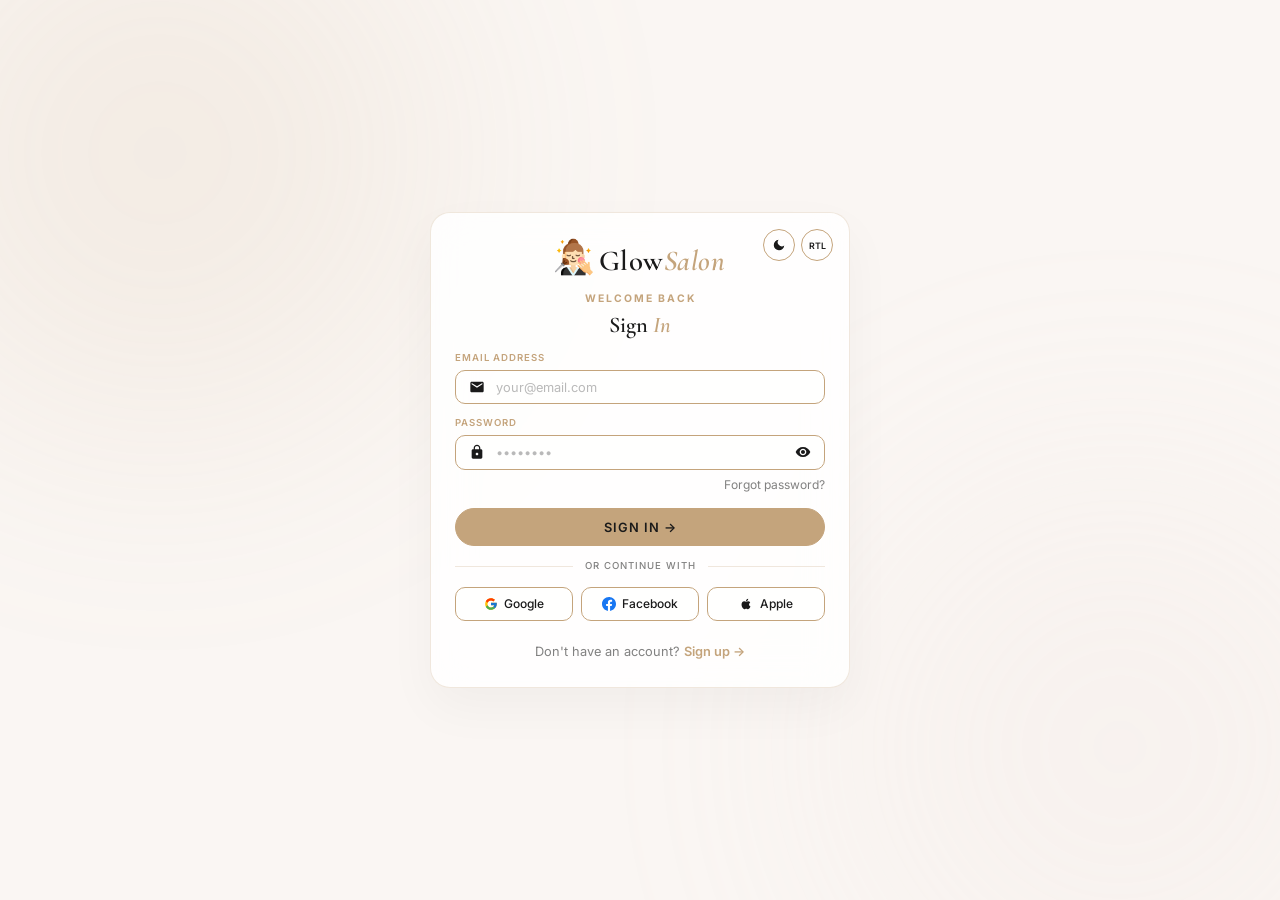
<file: login.html>
<!DOCTYPE html>
<html lang="en" dir="ltr">
<head>
    <meta charset="UTF-8">
    <meta name="viewport" content="width=device-width, initial-scale=1.0">
    <title>Glow Salon | VIP Login</title>
    
     <link rel="icon" type="image/png" href="images/beauty-logo.png">
    <link rel="stylesheet" href="css/global.css">
    <link rel="stylesheet" href="css/auth.css">
</head>
<body data-theme="light">

    <div class="bg-glow-container">
        <div class="bg-glow-circle bg-glow-circle-1"></div>
        <div class="bg-glow-circle bg-glow-circle-2"></div>
    </div>

    <div class="auth-wrapper">
        <div class="auth-card">
            
            <div class="auth-controls">
                <button class="ctrl-btn" aria-label="Toggle Theme" onclick="toggleAuthTheme()" title="Toggle Theme">
                    <svg viewBox="0 0 24 24"><path d="M21 12.79A9 9 0 1 1 11.21 3 7 7 0 0 0 21 12.79z"></path></svg>
                </button>
                <button class="ctrl-btn-text" aria-label="Toggle RTL" onclick="toggleRTL()" title="Toggle RTL">
                    RTL
                </button>
            </div>

            <a href="index.html" class="auth-brand">
                 <img src="images/beauty-logo.png" alt="Glow Salon Logo" style="width: 32px; height: 32px; margin-right: 0.2rem; transform: translateY(-6px); object-fit: contain;">Glow<span>Salon</span>
            </a>

            <div class="pre-title">
                WELCOME BACK
            </div>

            <h1 class="auth-title">Sign <span>In</span></h1>

            <form class="auth-form" action="#" method="POST">
                
                <div class="form-group">
                    <label for="email">Email Address</label>
                    <div class="input-wrap">
                        <svg class="input-icon icon-mail" viewBox="0 0 24 24" fill="currentColor"><path d="M20 4H4c-1.1 0-1.99.9-1.99 2L2 18c0 1.1.9 2 2 2h16c1.1 0 2-.9 2-2V6c0-1.1-.9-2-2-2zm0 4l-8 5-8-5V6l8 5 8-5v2z"/></svg>
                        <input type="email" id="email" class="form-input" required autocomplete="email" placeholder="your@email.com">
                    </div>
                </div>

                <div class="form-group">
                    <label for="password">Password</label>
                    <div class="input-wrap">
                        <svg class="input-icon icon-lock" viewBox="0 0 24 24" fill="currentColor"><path d="M18 8h-1V6c0-2.76-2.24-5-5-5S7 3.24 7 6v2H6c-1.1 0-2 .9-2 2v10c0 1.1.9 2 2 2h12c1.1 0 2-.9 2-2V10c0-1.1-.9-2-2-2zm-6 9c-1.1 0-2-.9-2-2s.9-2 2-2 2 .9 2 2-.9 2-2 2zm3.1-9H8.9V6c0-1.71 1.39-3.1 3.1-3.1 1.71 0 3.1 1.39 3.1 3.1v2z"/></svg>
                        <input type="password" id="password" class="form-input" required autocomplete="current-password" placeholder="••••••••">
                        <button type="button" class="pwd-toggle" aria-label="Toggle password visibility" onclick="togglePassword('password')">
                            <svg viewBox="0 0 24 24" fill="currentColor"><path d="M12 4.5C7 4.5 2.73 7.61 1 12c1.73 4.39 6 7.5 11 7.5s9.27-3.11 11-7.5c-1.73-4.39-6-7.5-11-7.5zM12 17c-2.76 0-5-2.24-5-5s2.24-5 5-5 5 2.24 5 5-2.24 5-5 5zm0-8c-1.66 0-3 1.34-3 3s1.34 3 3 3 3-1.34 3-3-1.34-3-3-3z"/></svg>
                        </button>
                    </div>
                    <a href="#" class="forgot-password-link">Forgot password?</a>
                </div>

                <button type="submit" class="btn-auth">Sign In &rarr;</button>
            </form>

            <div class="auth-divider">Or continue with</div>

            <div class="social-grid">
                <button class="btn-social google-btn" aria-label="Sign in with Google">
                    <svg viewBox="0 0 48 48"><path fill="#FFC107" d="M43.611 20.083H42V20H24v8h11.303c-1.649 4.657-6.08 8-11.303 8-6.627 0-12-5.373-12-12s5.373-12 12-12c3.059 0 5.842 1.154 7.961 3.039l5.657-5.657C34.046 6.053 29.268 4 24 4 12.955 4 4 12.955 4 24s8.955 20 20 20 20-8.955 20-20c0-1.341-.138-2.65-.389-3.917z"/><path fill="#FF3D00" d="M6.306 14.691l6.571 4.819C14.655 15.108 18.961 12 24 12c3.059 0 5.842 1.154 7.961 3.039l5.657-5.657C34.046 6.053 29.268 4 24 4 16.318 4 9.656 8.337 6.306 14.691z"/><path fill="#4CAF50" d="M24 44c5.166 0 9.86-1.977 13.409-5.192l-6.19-5.238C29.211 35.091 26.715 36 24 36c-5.202 0-9.619-3.317-11.283-7.946l-6.522 5.025C9.505 39.556 16.227 44 24 44z"/><path fill="#1976D2" d="M43.611 20.083H42V20H24v8h11.303c-.792 2.237-2.231 4.166-4.087 5.571l6.19 5.238C36.971 39.205 44 34 44 24c0-1.341-.138-2.65-.389-3.917z"/></svg>
                    <span>Google</span>
                </button>
                <button class="btn-social facebook-btn" aria-label="Sign in with Facebook">
                    <svg viewBox="0 0 24 24">
                        <circle cx="12" cy="12" r="12" fill="#ffffff" />
                        <path fill="#1877F2" d="M24 12.073c0-6.627-5.373-12-12-12s-12 5.373-12 12c0 5.99 4.388 10.954 10.125 11.854v-8.385H7.078v-3.47h3.047V9.43c0-3.007 1.792-4.669 4.533-4.669 1.312 0 2.686.235 2.686.235v2.953H15.83c-1.491 0-1.956.925-1.956 1.874v2.25h3.328l-.532 3.47h-2.796v8.385C19.612 23.027 24 18.062 24 12.073z"/>
                    </svg>
                    <span>Facebook</span>
                </button>
                <button class="btn-social apple-btn" aria-label="Sign in with Apple">
                    <svg viewBox="0 0 24 24" class="apple-icon"><path d="M17.05 20.28c-.98.95-2.05.8-3.08.35-1.09-.46-2.09-.48-3.24 0-1.44.62-2.2.44-3.06-.35C2.79 15.25 3.51 7.59 9.05 7.31c1.35.07 2.29.74 3.08.8 1.18-.04 2.26-.79 3.59-.75 1.58.05 2.76.74 3.53 1.87-3.06 1.76-2.58 5.76.4 6.94-.74 1.83-1.68 3.5-3.04 4.11zM12.03 7.25c-.15-2.23 1.66-4.07 3.74-4.25.29 2.58-2.34 4.5-3.74 4.25z"/></svg>
                    <span>Apple</span>
                </button>
            </div>

            <div class="auth-footer">
                Don't have an account? <a href="signup.html">Sign up &rarr;</a>
            </div>
        </div>
    </div>

    
    <script>
        function togglePassword(inputId) {
            const input = document.getElementById(inputId);
            const button = input.nextElementSibling;
            if (input.type === "password") {
                input.type = "text";
                button.innerHTML = '<svg viewBox="0 0 24 24" fill="currentColor"><path d="M12 7c2.76 0 5 2.24 5 5 0 .65-.13 1.26-.36 1.83l2.92 2.92c1.51-1.26 2.7-2.89 3.43-4.75-1.73-4.39-6-7.5-11-7.5-1.4 0-2.74.25-3.98.7l2.16 2.16C10.74 7.13 11.35 7 12 7zM2 4.27l2.28 2.28.46.46C3.08 8.3 1.78 10.02 1 12c1.73 4.39 6 7.5 11 7.5 1.55 0 3.03-.3 4.38-.84l.42.42L19.73 22 21 20.73 3.27 3 2 4.27zM7.53 9.8l1.55 1.55c-.05.21-.08.43-.08.65 0 1.66 1.34 3 3 3 .22 0 .44-.03.65-.08l1.55 1.55c-.67.33-1.41.53-2.2.53-2.76 0-5-2.24-5-5 0-.79.2-1.53.53-2.2zm4.31-.78l3.15 3.15.02-.16c0-1.66-1.34-3-3-3l-.17.01z"/></svg>';
            } else {
                input.type = "password";
                button.innerHTML = '<svg viewBox="0 0 24 24" fill="currentColor"><path d="M12 4.5C7 4.5 2.73 7.61 1 12c1.73 4.39 6 7.5 11 7.5s9.27-3.11 11-7.5c-1.73-4.39-6-7.5-11-7.5zM12 17c-2.76 0-5-2.24-5-5s2.24-5 5-5 5 2.24 5 5-2.24 5-5 5zm0-8c-1.66 0-3 1.34-3 3s1.34 3 3 3 3-1.34 3-3-1.34-3-3-3z"/></svg>';
            }
        }

        function toggleAuthTheme() {
            const body = document.body;
            const newTheme = body.getAttribute('data-theme') === 'dark' ? 'light' : 'dark';
            body.setAttribute('data-theme', newTheme);
            localStorage.setItem('glow_theme', newTheme);
        }

        function toggleRTL() {
            const html = document.documentElement;
            const currentDir = html.getAttribute('dir');
            const newDir = currentDir === 'rtl' ? 'ltr' : 'rtl';
            html.setAttribute('dir', newDir);
            localStorage.setItem('glow_dir', newDir);
        }

        const savedTheme = localStorage.getItem('glow_theme');
        if (savedTheme) document.body.setAttribute('data-theme', savedTheme);
        
        const savedDir = localStorage.getItem('glow_dir');
        if (savedDir) document.documentElement.setAttribute('dir', savedDir);
    </script>
</body>
</html>
</file>
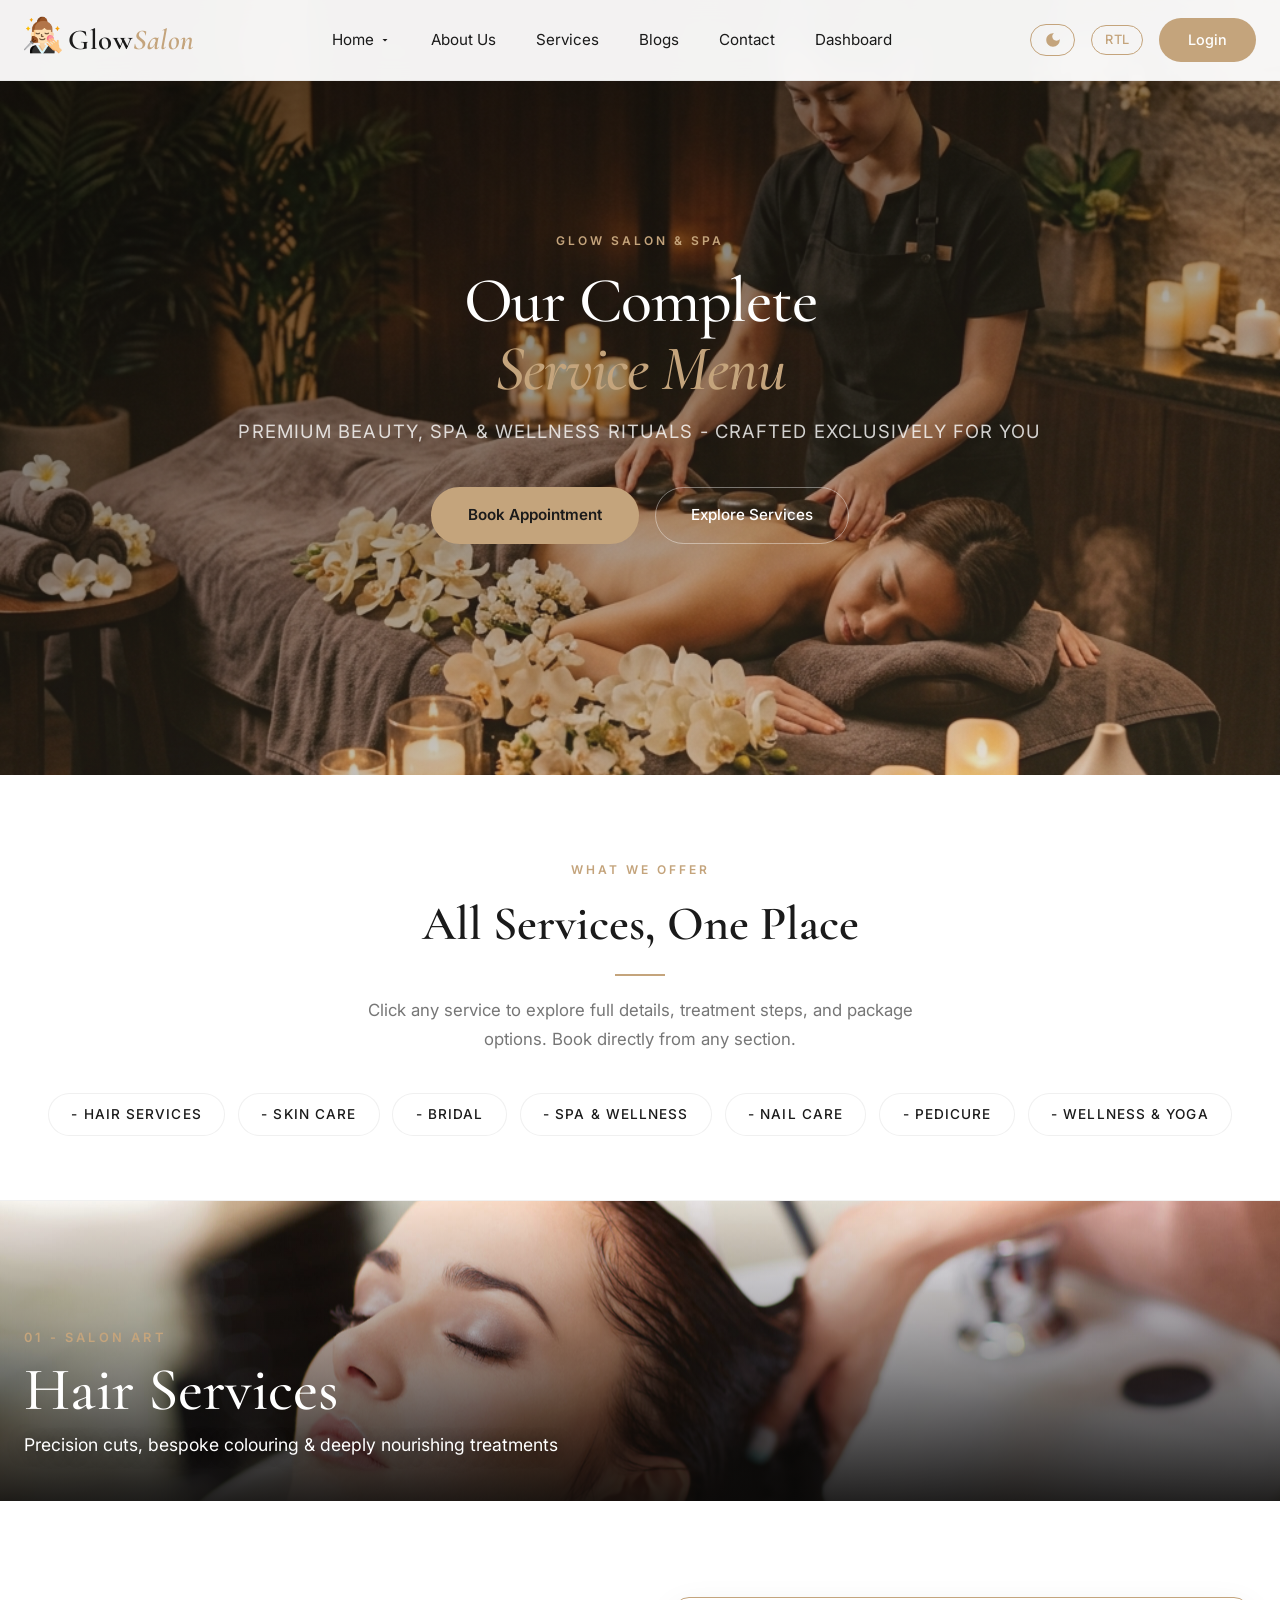
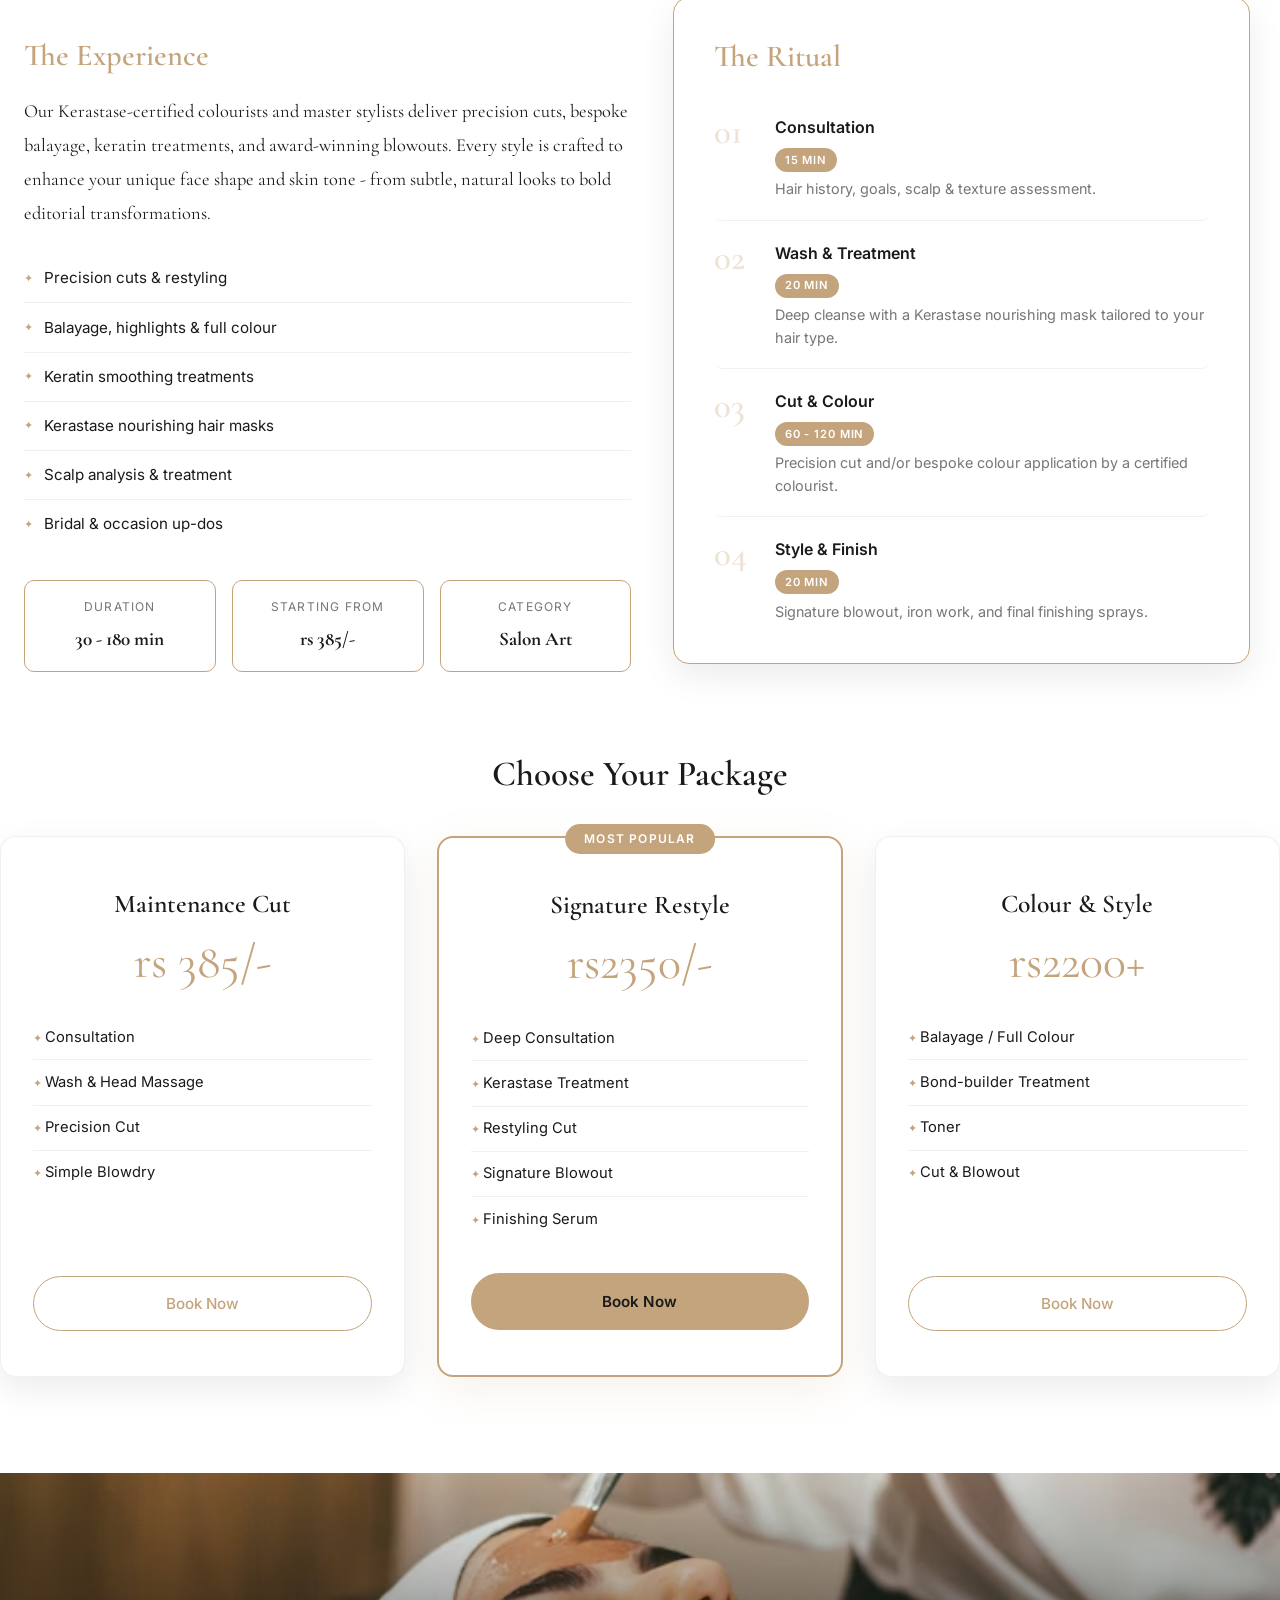
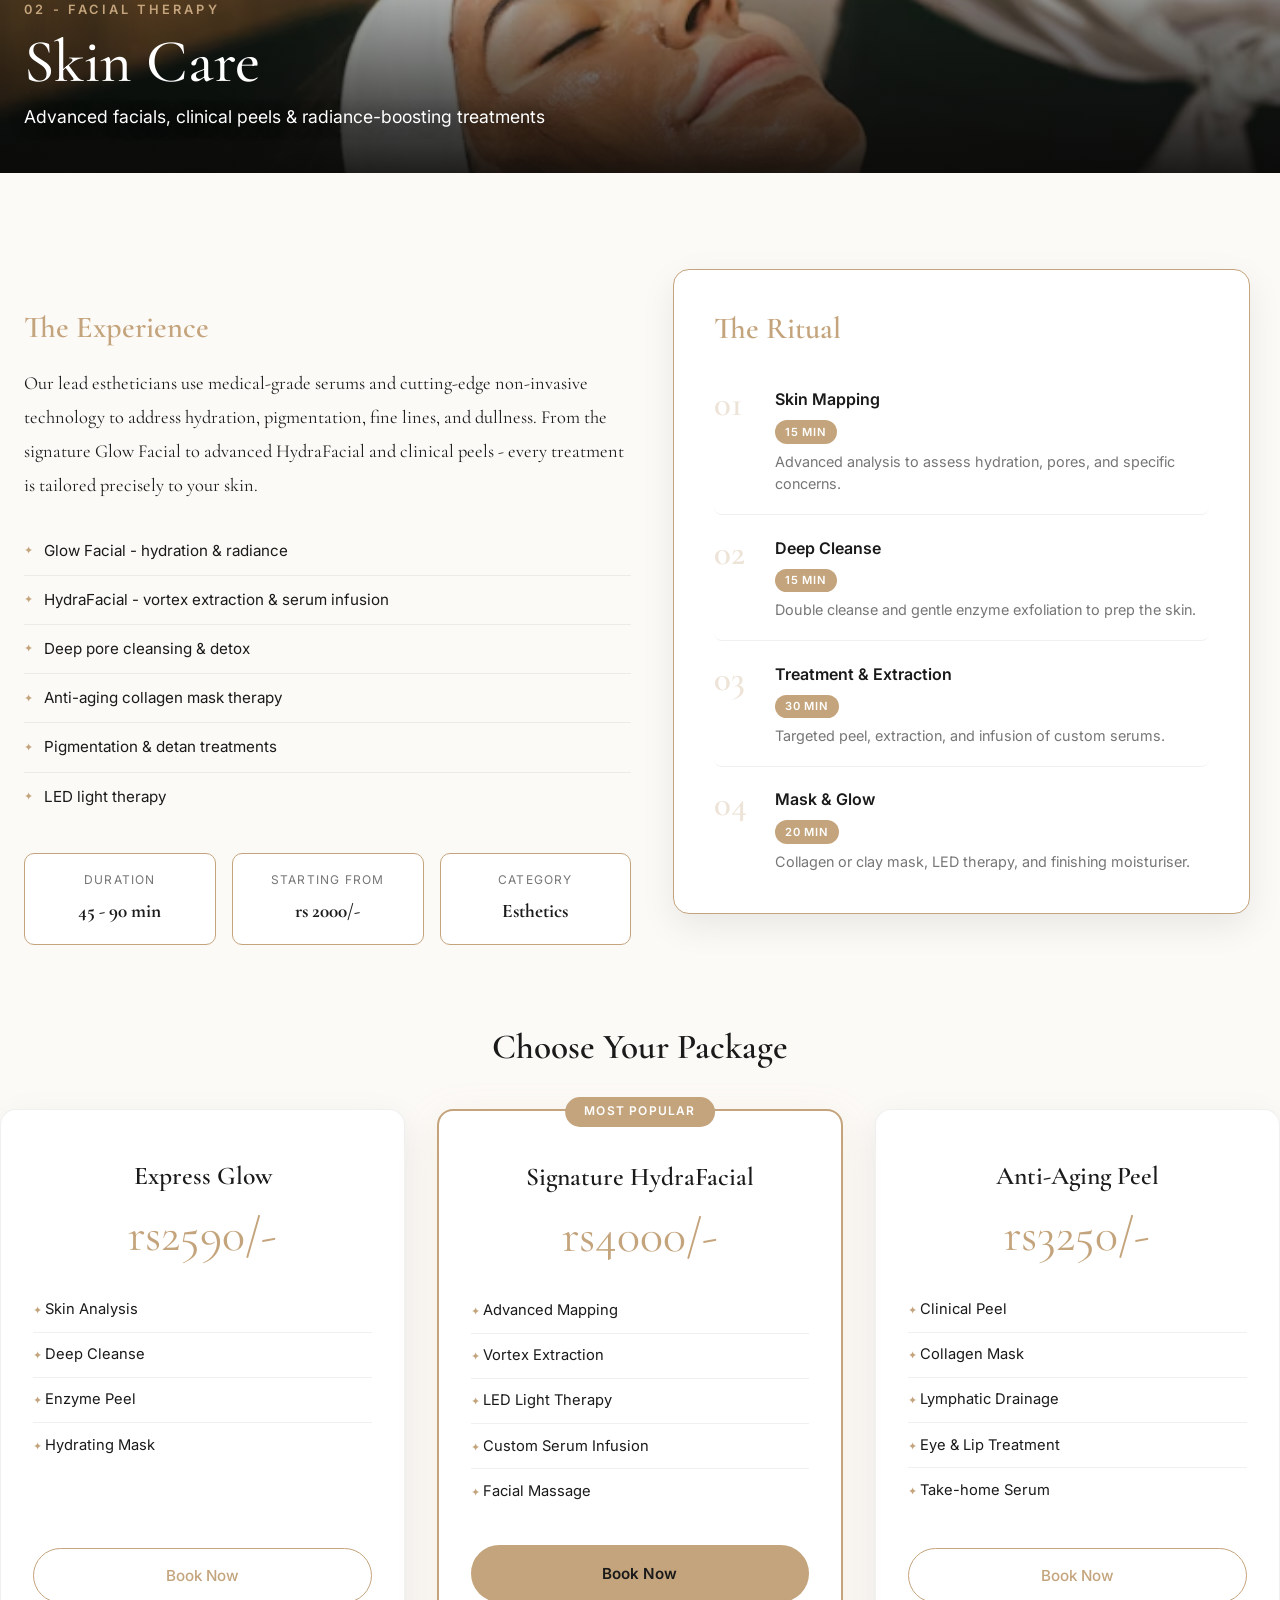
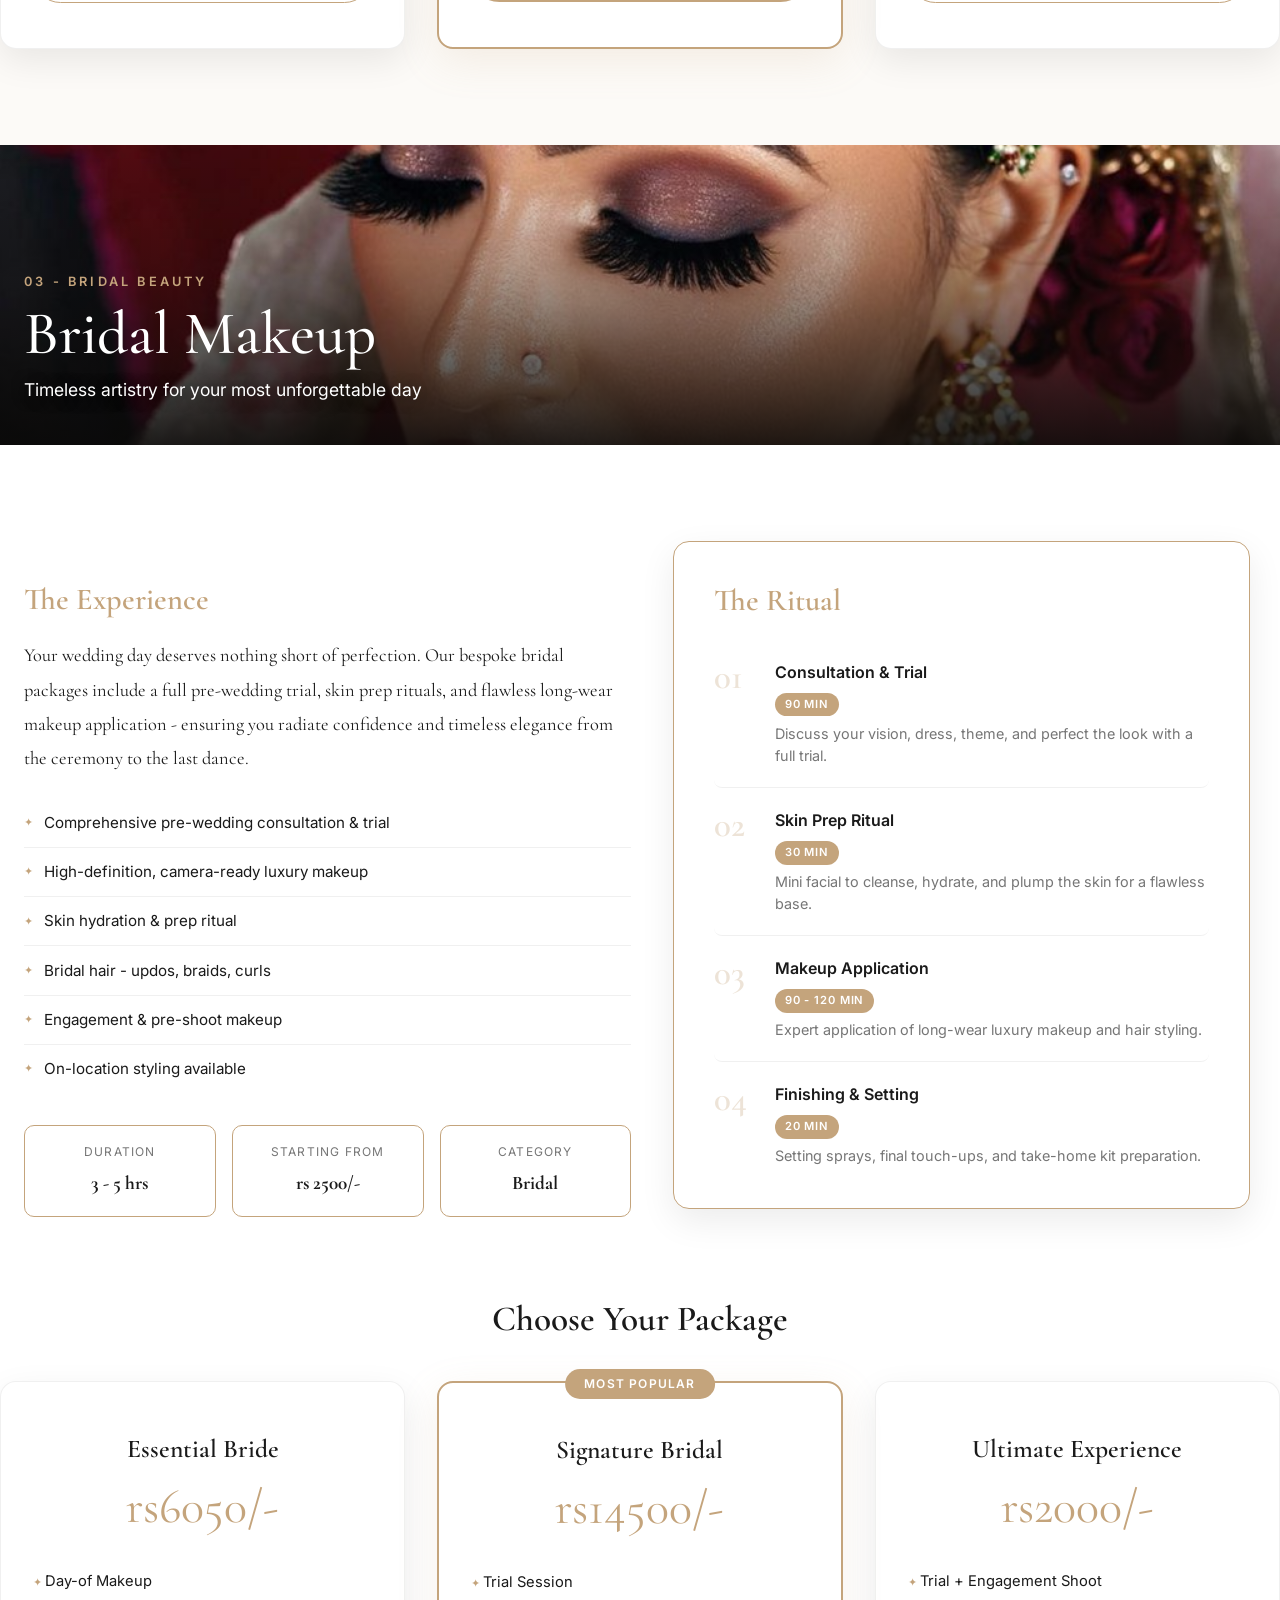
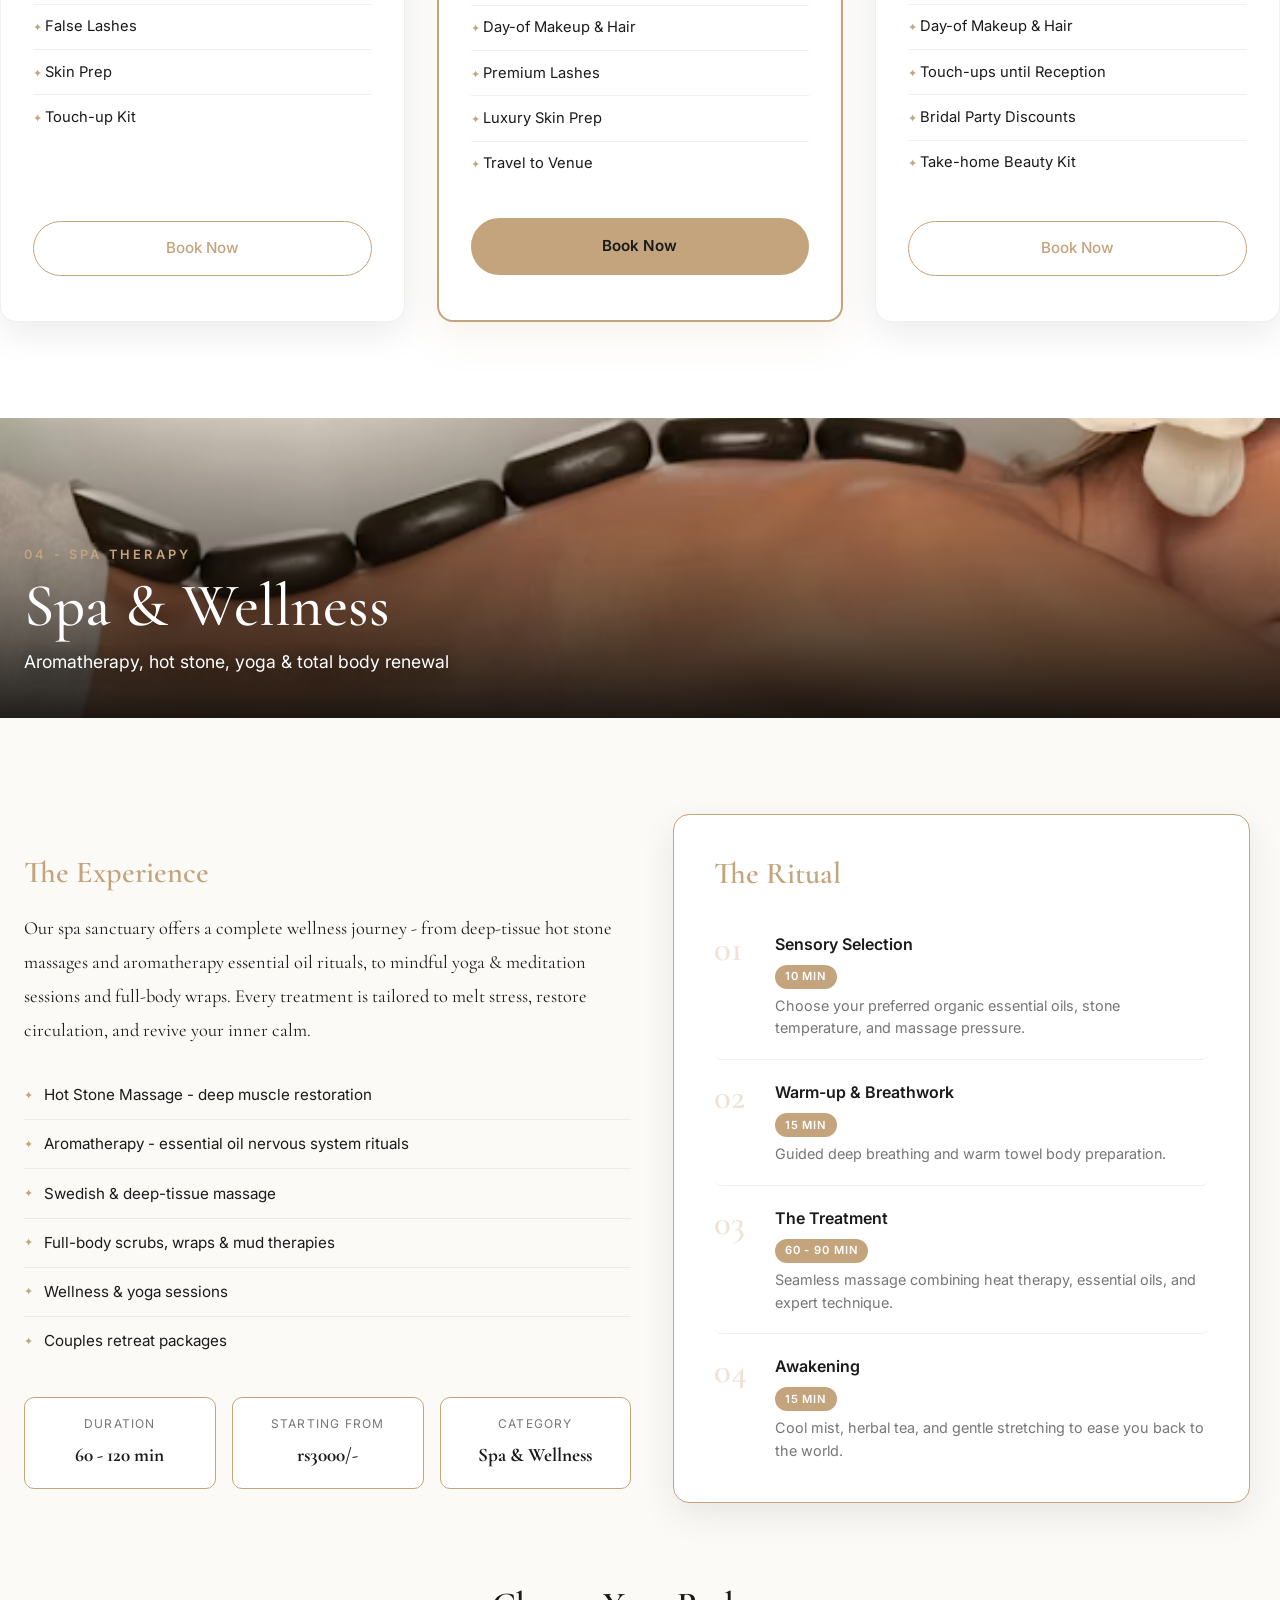
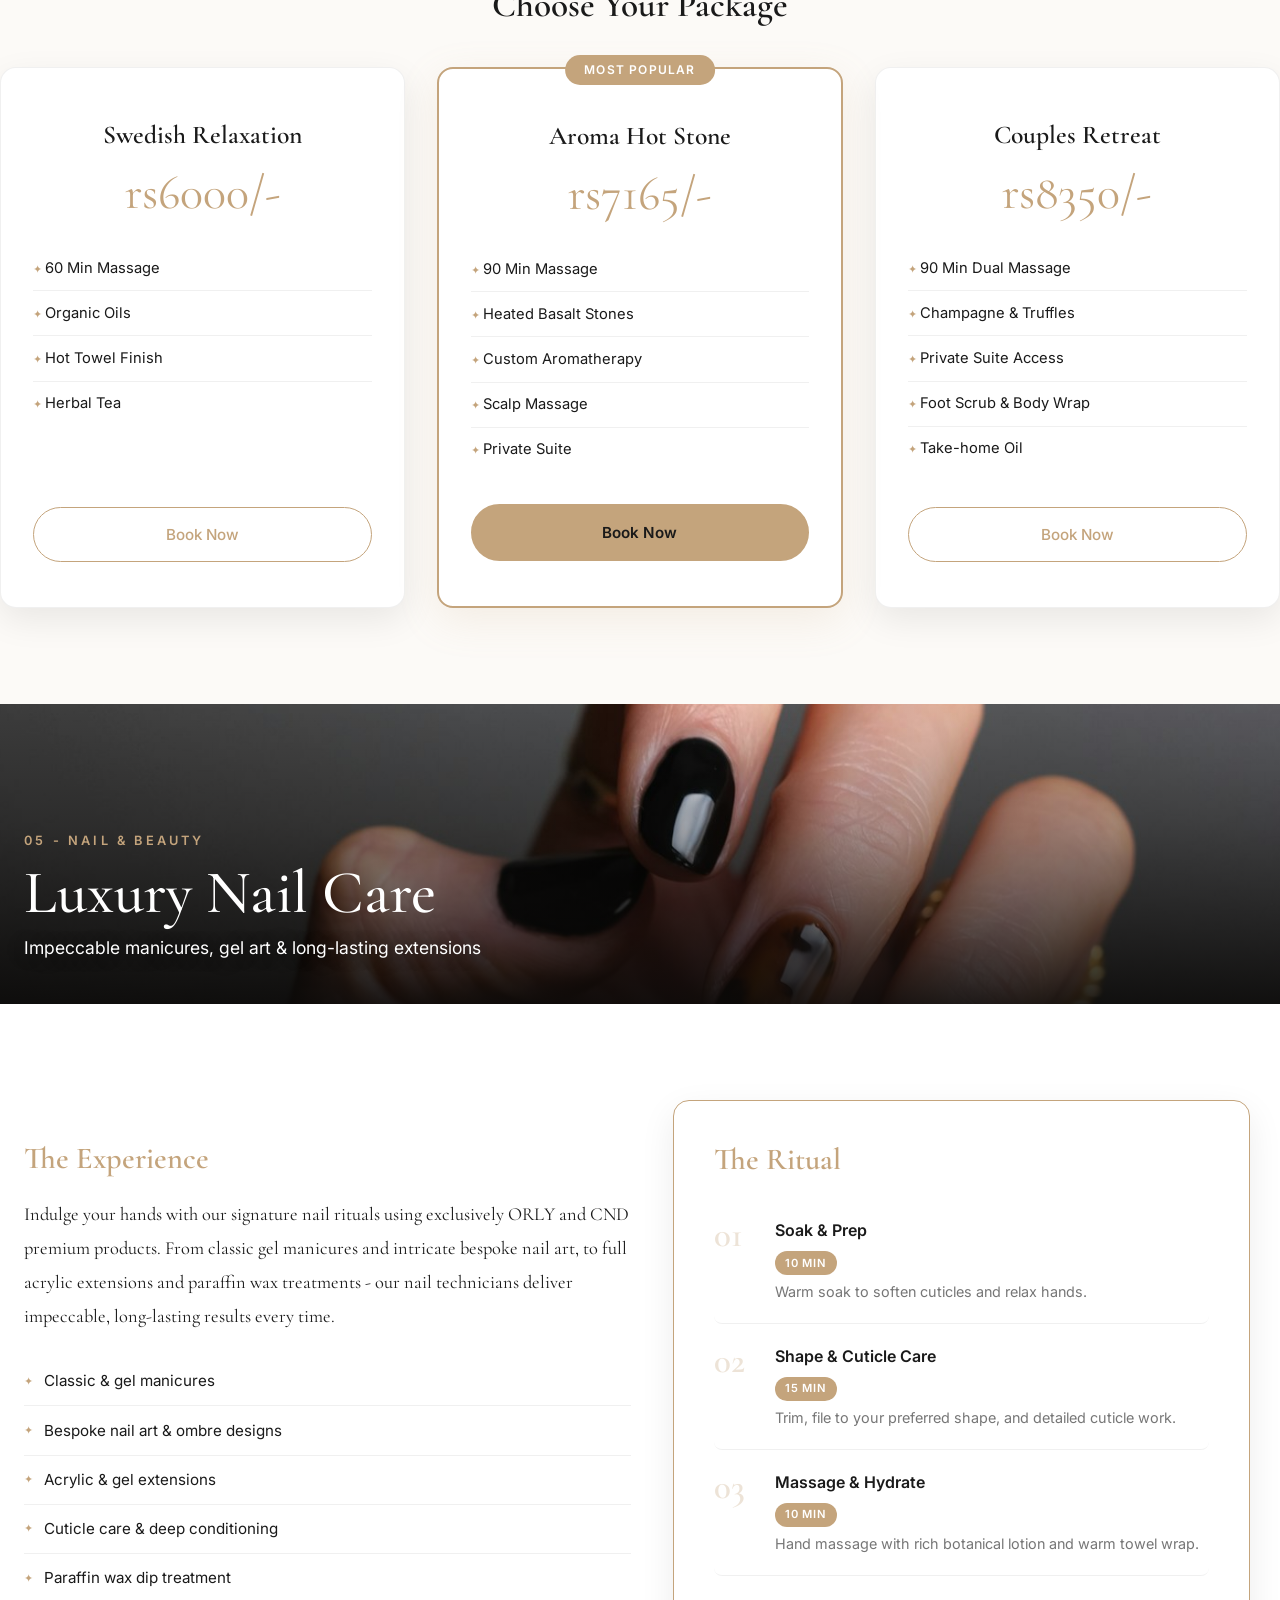
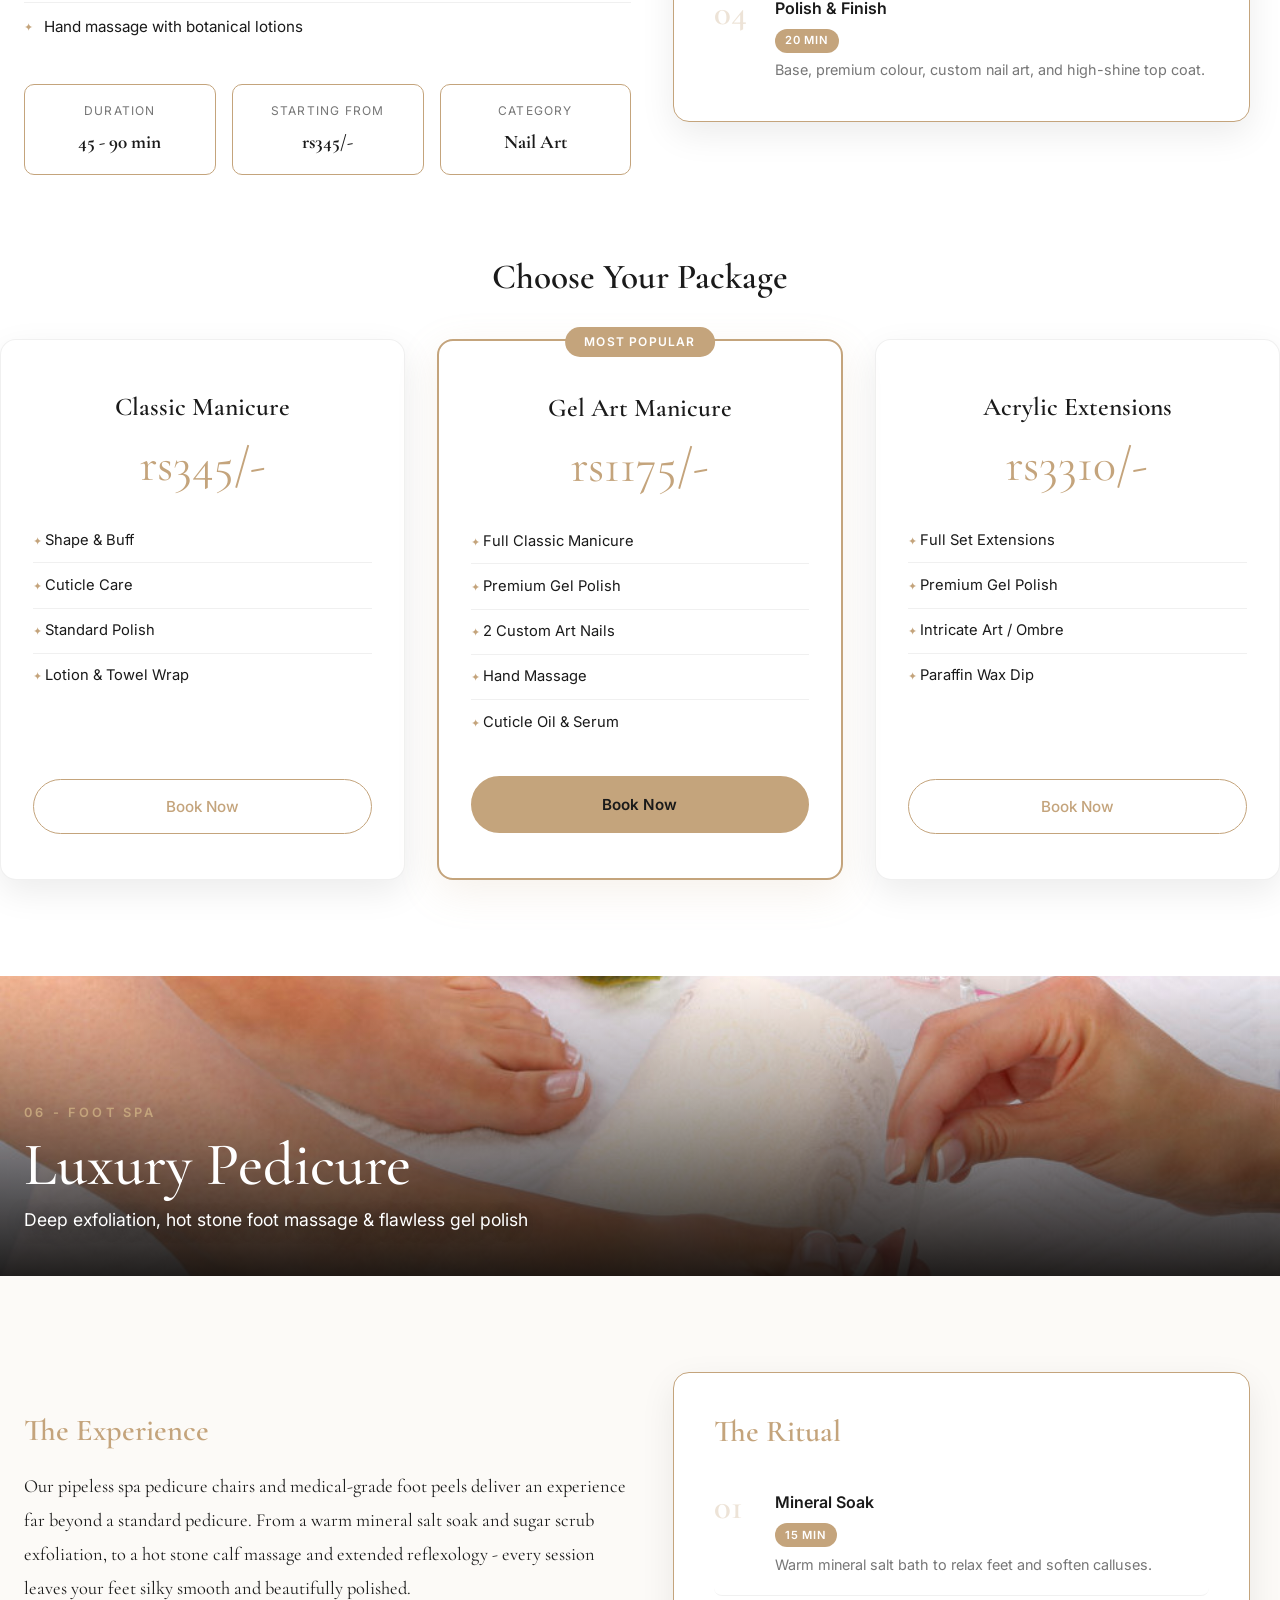
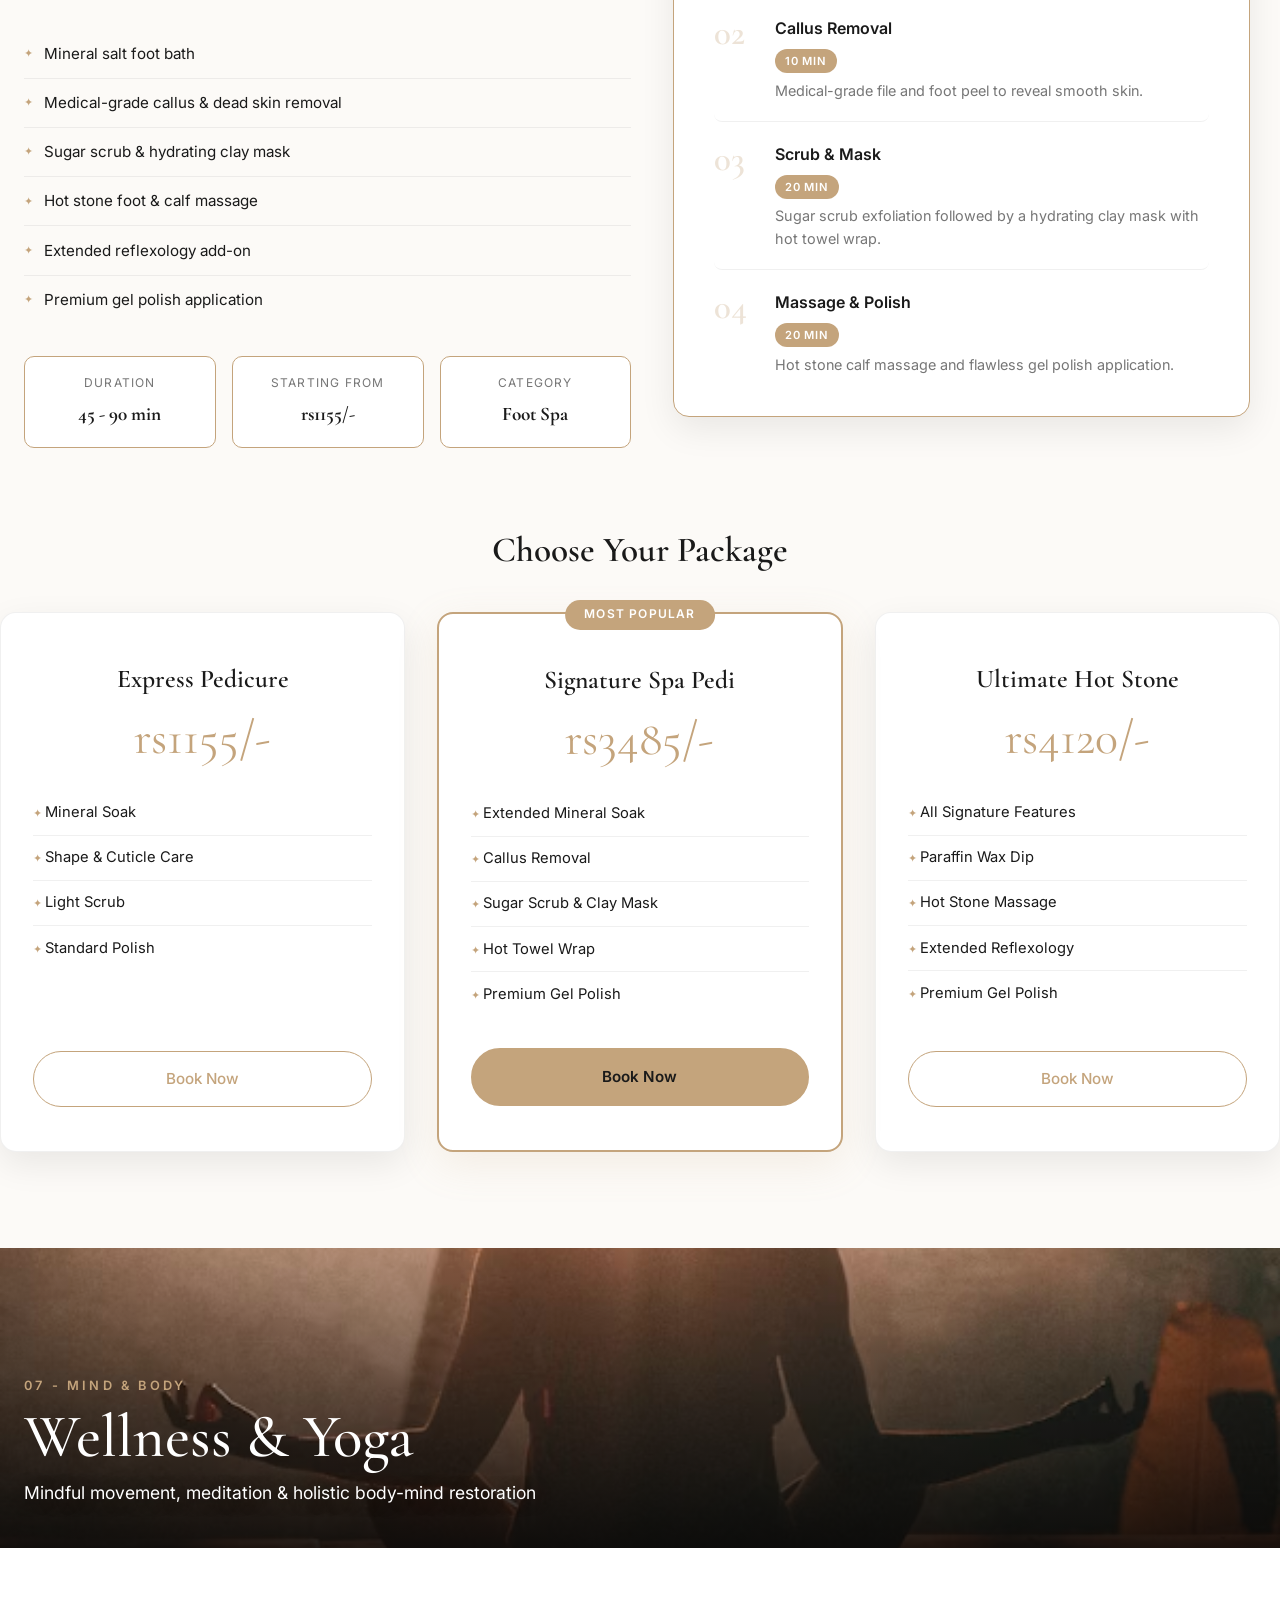
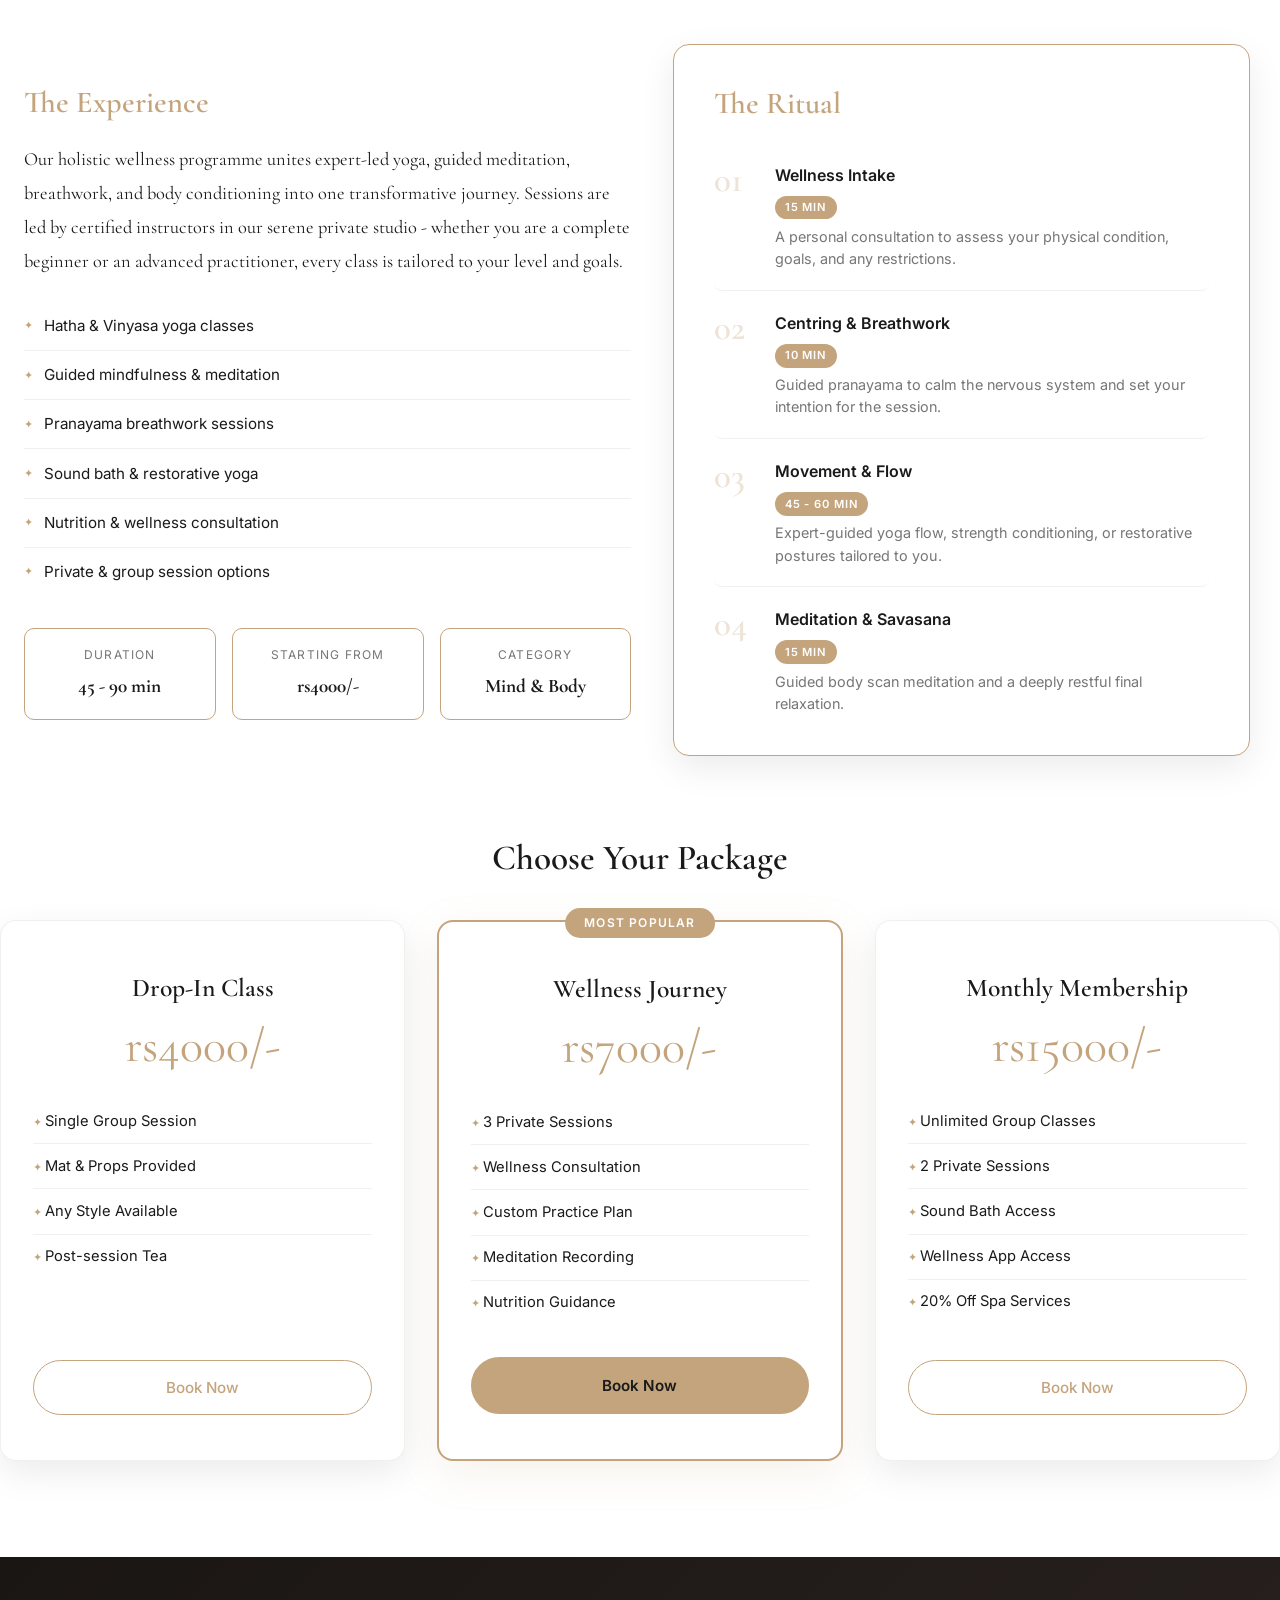
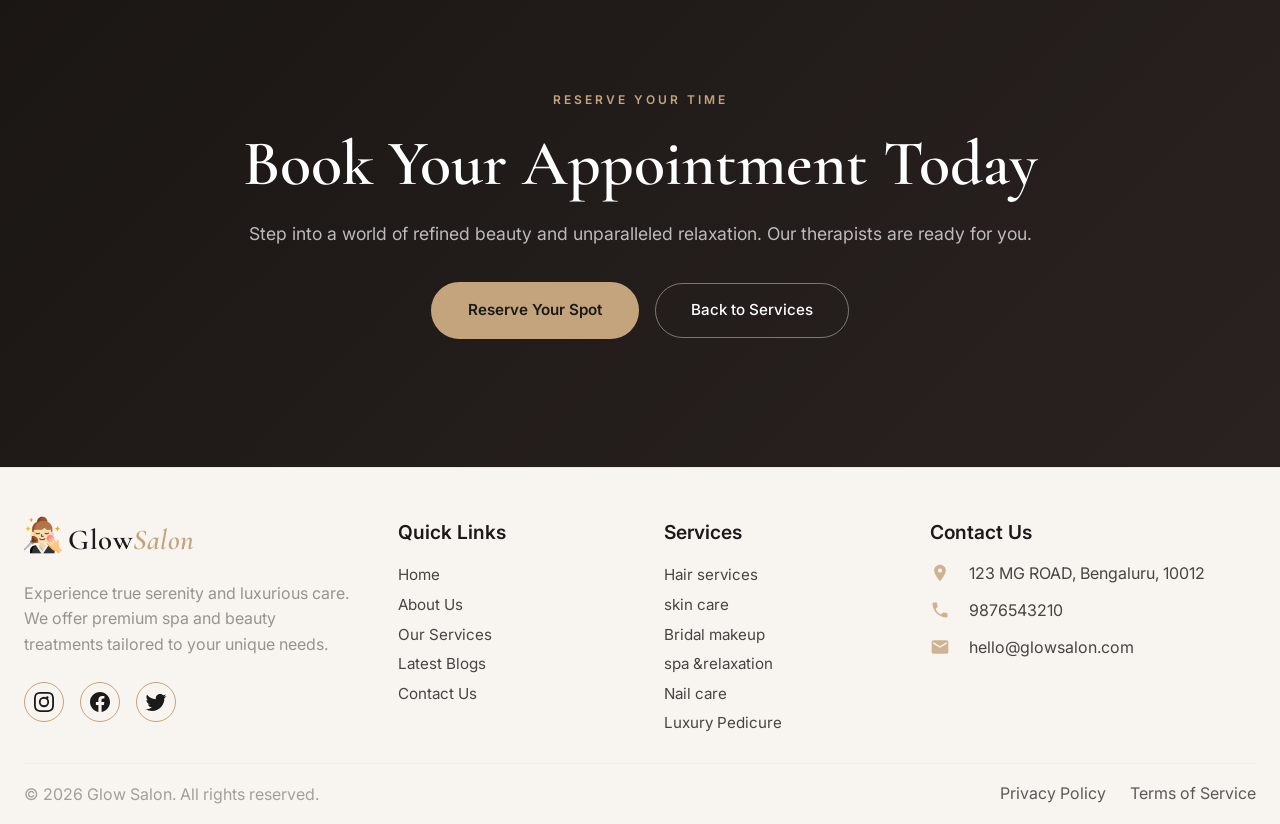
<file: service-details.html>
<!DOCTYPE html>
<html lang="en" dir="ltr">
<head>
<meta charset="UTF-8">
<meta name="viewport" content="width=device-width, initial-scale=1.0">
<title>Service Details | Glow Salon</title>
<link rel="icon" type="image/png" href="images/beauty-logo.png">
<link rel="preconnect" href="https://fonts.googleapis.com">
<link href="https://fonts.googleapis.com/css2?family=Cormorant+Garamond:ital,wght@0,500;0,600;0,700;1,500&family=Inter:wght@300;400;500;600&display=swap" rel="stylesheet">
<link rel="stylesheet" href="css/navbar.css">
<link rel="stylesheet" href="css/global.css">
<link rel="stylesheet" href="css/footer.css">
<link rel="stylesheet" href="css/service-details.css">
</head>
<body data-theme="light">
<div id="header-placeholder"></div>
<main>


<section class="sd-hero">
  <div class="sd-hero-overlay"></div>
  <div class="sd-hero-content">
    <span class="section-label">Glow Salon & Spa</span>
    <h1>Our Complete<br><em>Service Menu</em></h1>
    <p>Premium beauty, spa & wellness rituals - crafted exclusively for you</p>
    <div style="display:flex;gap:1rem;justify-content:center;flex-wrap:wrap;margin-top:2.5rem;">
      <a href="login.html" class="btn-primary">Book Appointment</a>
      <a href="#hair" class="btn-secondary">Explore Services</a>
    </div>
  </div>
  
</section>


<section class="sd-intro">
  <div class="container">
    <div class="text-center">
      <span class="section-label">What We Offer</span>
      <h2>All Services, One Place</h2>
      <div class="divider"></div>
      <p class="sd-intro-text">Click any service to explore full details, treatment steps, and package options. Book directly from any section.</p>
    </div>
    <div class="sd-intro-tags">
      <a href="#hair" class="sd-tag"> - Hair Services</a>
      <a href="#skin" class="sd-tag"> - Skin Care</a>
      <a href="#bridal" class="sd-tag"> - Bridal</a>
      <a href="#spa" class="sd-tag"> - Spa & Wellness</a>
      <a href="#nails" class="sd-tag"> - Nail Care</a>
      <a href="#pedicure" class="sd-tag"> - Pedicure</a>
      <a href="#wellness" class="sd-tag"> - Wellness & Yoga</a>
    </div>
  </div>
</section>


<article class="sd-section" id="hair">
  <div class="sd-banner" style="background-image:url('../images/salon1.jpg')">
    <div class="sd-banner-overlay"></div>
    <div class="container sd-banner-content">
      <span class="section-label">01 - Salon Art</span>
      <h2>Hair Services</h2>
      <p>Precision cuts, bespoke colouring & deeply nourishing treatments</p>
    </div>
  </div>
  <div class="container sd-body">
    <div class="sd-grid">
      <div class="sd-info reveal-left">
        <h3>The Experience</h3>
        <p class="lead-text">Our Kerastase-certified colourists and master stylists deliver precision cuts, bespoke balayage, keratin treatments, and award-winning blowouts. Every style is crafted to enhance your unique face shape and skin tone - from subtle, natural looks to bold editorial transformations.</p>
        <ul class="sd-list">
          <li>Precision cuts & restyling</li>
          <li>Balayage, highlights & full colour</li>
          <li>Keratin smoothing treatments</li>
          <li>Kerastase nourishing hair masks</li>
          <li>Scalp analysis & treatment</li>
          <li>Bridal & occasion up-dos</li>
        </ul>
        <div class="sd-meta-row">
          <div class="sd-meta"><span>Duration</span><strong>30 - 180 min</strong></div>
          <div class="sd-meta"><span>Starting From</span><strong>rs 385/-</strong></div>
          <div class="sd-meta"><span>Category</span><strong>Salon Art</strong></div>
        </div>
      </div>
      <div class="sd-process reveal-right">
        <h3>The Ritual</h3>
        <div class="sd-step"><span class="sd-num">01</span><div><strong>Consultation</strong><em>15 min</em><p>Hair history, goals, scalp & texture assessment.</p></div></div>
        <div class="sd-step"><span class="sd-num">02</span><div><strong>Wash & Treatment</strong><em>20 min</em><p>Deep cleanse with a Kerastase nourishing mask tailored to your hair type.</p></div></div>
        <div class="sd-step"><span class="sd-num">03</span><div><strong>Cut & Colour</strong><em>60 - 120 min</em><p>Precision cut and/or bespoke colour application by a certified colourist.</p></div></div>
        <div class="sd-step"><span class="sd-num">04</span><div><strong>Style & Finish</strong><em>20 min</em><p>Signature blowout, iron work, and final finishing sprays.</p></div></div>
      </div>
    </div>
    <h3 class="pkg-title">Choose Your Package</h3>
    <div class="sd-pkgs">
      <div class="pkg reveal"><h4>Maintenance Cut</h4><div class="pkg-price">rs 385/-</div><ul><li>Consultation</li><li>Wash & Head Massage</li><li>Precision Cut</li><li>Simple Blowdry</li></ul><a href="login.html" class="btn-secondary pkg-btn">Book Now</a></div>
      <div class="pkg popular reveal"><div class="pop-badge">Most Popular</div><h4>Signature Restyle</h4><div class="pkg-price">rs2350/-</div><ul><li>Deep Consultation</li><li>Kerastase Treatment</li><li>Restyling Cut</li><li>Signature Blowout</li><li>Finishing Serum</li></ul><a href="login.html" class="btn-primary pkg-btn">Book Now</a></div>
      <div class="pkg reveal"><h4>Colour & Style</h4><div class="pkg-price">rs2200+</div><ul><li>Balayage / Full Colour</li><li>Bond-builder Treatment</li><li>Toner</li><li>Cut & Blowout</li></ul><a href="login.html" class="btn-secondary pkg-btn">Book Now</a></div>
    </div>
  </div>
</article>


<article class="sd-section sd-alt" id="skin">
  <div class="sd-banner" style="background-image:url('../images/facial.avif')">
    <div class="sd-banner-overlay"></div>
    <div class="container sd-banner-content">
      <span class="section-label">02 - Facial Therapy</span>
      <h2>Skin Care</h2>
      <p>Advanced facials, clinical peels & radiance-boosting treatments</p>
    </div>
  </div>
  <div class="container sd-body">
    <div class="sd-grid">
      <div class="sd-info reveal-left">
        <h3>The Experience</h3>
        <p class="lead-text">Our lead estheticians use medical-grade serums and cutting-edge non-invasive technology to address hydration, pigmentation, fine lines, and dullness. From the signature Glow Facial to advanced HydraFacial and clinical peels - every treatment is tailored precisely to your skin.</p>
        <ul class="sd-list">
          <li>Glow Facial - hydration & radiance</li>
          <li>HydraFacial - vortex extraction & serum infusion</li>
          <li>Deep pore cleansing & detox</li>
          <li>Anti-aging collagen mask therapy</li>
          <li>Pigmentation & detan treatments</li>
          <li>LED light therapy</li>
        </ul>
        <div class="sd-meta-row">
          <div class="sd-meta"><span>Duration</span><strong>45 - 90 min</strong></div>
          <div class="sd-meta"><span>Starting From</span><strong>rs 2000/-</strong></div>
          <div class="sd-meta"><span>Category</span><strong>Esthetics</strong></div>
        </div>
      </div>
      <div class="sd-process reveal-right">
        <h3>The Ritual</h3>
        <div class="sd-step"><span class="sd-num">01</span><div><strong>Skin Mapping</strong><em>15 min</em><p>Advanced analysis to assess hydration, pores, and specific concerns.</p></div></div>
        <div class="sd-step"><span class="sd-num">02</span><div><strong>Deep Cleanse</strong><em>15 min</em><p>Double cleanse and gentle enzyme exfoliation to prep the skin.</p></div></div>
        <div class="sd-step"><span class="sd-num">03</span><div><strong>Treatment & Extraction</strong><em>30 min</em><p>Targeted peel, extraction, and infusion of custom serums.</p></div></div>
        <div class="sd-step"><span class="sd-num">04</span><div><strong>Mask & Glow</strong><em>20 min</em><p>Collagen or clay mask, LED therapy, and finishing moisturiser.</p></div></div>
      </div>
    </div>
    <h3 class="pkg-title">Choose Your Package</h3>
    <div class="sd-pkgs">
      <div class="pkg reveal"><h4>Express Glow</h4><div class="pkg-price">rs2590/-</div><ul><li>Skin Analysis</li><li>Deep Cleanse</li><li>Enzyme Peel</li><li>Hydrating Mask</li></ul><a href="login.html" class="btn-secondary pkg-btn">Book Now</a></div>
      <div class="pkg popular reveal"><div class="pop-badge">Most Popular</div><h4>Signature HydraFacial</h4><div class="pkg-price">rs4000/-</div><ul><li>Advanced Mapping</li><li>Vortex Extraction</li><li>LED Light Therapy</li><li>Custom Serum Infusion</li><li>Facial Massage</li></ul><a href="login.html" class="btn-primary pkg-btn">Book Now</a></div>
      <div class="pkg reveal"><h4>Anti-Aging Peel</h4><div class="pkg-price">rs3250/-</div><ul><li>Clinical Peel</li><li>Collagen Mask</li><li>Lymphatic Drainage</li><li>Eye & Lip Treatment</li><li>Take-home Serum</li></ul><a href="login.html" class="btn-secondary pkg-btn">Book Now</a></div>
    </div>
  </div>
</article>


<article class="sd-section" id="bridal">
  <div class="sd-banner" style="background-image:url('../images/bride1.jpg')">
    <div class="sd-banner-overlay"></div>
    <div class="container sd-banner-content">
      <span class="section-label">03 - Bridal Beauty</span>
      <h2>Bridal Makeup</h2>
      <p>Timeless artistry for your most unforgettable day</p>
    </div>
  </div>
  <div class="container sd-body">
    <div class="sd-grid">
      <div class="sd-info reveal-left">
        <h3>The Experience</h3>
        <p class="lead-text">Your wedding day deserves nothing short of perfection. Our bespoke bridal packages include a full pre-wedding trial, skin prep rituals, and flawless long-wear makeup application - ensuring you radiate confidence and timeless elegance from the ceremony to the last dance.</p>
        <ul class="sd-list">
          <li>Comprehensive pre-wedding consultation & trial</li>
          <li>High-definition, camera-ready luxury makeup</li>
          <li>Skin hydration & prep ritual</li>
          <li>Bridal hair - updos, braids, curls</li>
          <li>Engagement & pre-shoot makeup</li>
          <li>On-location styling available</li>
        </ul>
        <div class="sd-meta-row">
          <div class="sd-meta"><span>Duration</span><strong>3 - 5 hrs</strong></div>
          <div class="sd-meta"><span>Starting From</span><strong>rs 2500/-</strong></div>
          <div class="sd-meta"><span>Category</span><strong>Bridal</strong></div>
        </div>
      </div>
      <div class="sd-process reveal-right">
        <h3>The Ritual</h3>
        <div class="sd-step"><span class="sd-num">01</span><div><strong>Consultation & Trial</strong><em>90 min</em><p>Discuss your vision, dress, theme, and perfect the look with a full trial.</p></div></div>
        <div class="sd-step"><span class="sd-num">02</span><div><strong>Skin Prep Ritual</strong><em>30 min</em><p>Mini facial to cleanse, hydrate, and plump the skin for a flawless base.</p></div></div>
        <div class="sd-step"><span class="sd-num">03</span><div><strong>Makeup Application</strong><em>90 - 120 min</em><p>Expert application of long-wear luxury makeup and hair styling.</p></div></div>
        <div class="sd-step"><span class="sd-num">04</span><div><strong>Finishing & Setting</strong><em>20 min</em><p>Setting sprays, final touch-ups, and take-home kit preparation.</p></div></div>
      </div>
    </div>
    <h3 class="pkg-title">Choose Your Package</h3>
    <div class="sd-pkgs">
      <div class="pkg reveal"><h4>Essential Bride</h4><div class="pkg-price">rs6050/-</div><ul><li>Day-of Makeup</li><li>False Lashes</li><li>Skin Prep</li><li>Touch-up Kit</li></ul><a href="login.html" class="btn-secondary pkg-btn">Book Now</a></div>
      <div class="pkg popular reveal"><div class="pop-badge">Most Popular</div><h4>Signature Bridal</h4><div class="pkg-price">rs14500/-</div><ul><li>Trial Session</li><li>Day-of Makeup & Hair</li><li>Premium Lashes</li><li>Luxury Skin Prep</li><li>Travel to Venue</li></ul><a href="login.html" class="btn-primary pkg-btn">Book Now</a></div>
      <div class="pkg reveal"><h4>Ultimate Experience</h4><div class="pkg-price">rs2000/-</div><ul><li>Trial + Engagement Shoot</li><li>Day-of Makeup & Hair</li><li>Touch-ups until Reception</li><li>Bridal Party Discounts</li><li>Take-home Beauty Kit</li></ul><a href="login.html" class="btn-secondary pkg-btn">Book Now</a></div>
    </div>
  </div>
</article>


<article class="sd-section sd-alt" id="spa">
  <div class="sd-banner" style="background-image:url('../images/hot.avif')">
    <div class="sd-banner-overlay"></div>
    <div class="container sd-banner-content">
      <span class="section-label">04 - Spa Therapy</span>
      <h2>Spa & Wellness</h2>
      <p>Aromatherapy, hot stone, yoga & total body renewal</p>
    </div>
  </div>
  <div class="container sd-body">
    <div class="sd-grid">
      <div class="sd-info reveal-left">
        <h3>The Experience</h3>
        <p class="lead-text">Our spa sanctuary offers a complete wellness journey - from deep-tissue hot stone massages and aromatherapy essential oil rituals, to mindful yoga & meditation sessions and full-body wraps. Every treatment is tailored to melt stress, restore circulation, and revive your inner calm.</p>
        <ul class="sd-list">
          <li>Hot Stone Massage - deep muscle restoration</li>
          <li>Aromatherapy - essential oil nervous system rituals</li>
          <li>Swedish & deep-tissue massage</li>
          <li>Full-body scrubs, wraps & mud therapies</li>
          <li>Wellness & yoga sessions</li>
          <li>Couples retreat packages</li>
        </ul>
        <div class="sd-meta-row">
          <div class="sd-meta"><span>Duration</span><strong>60 - 120 min</strong></div>
          <div class="sd-meta"><span>Starting From</span><strong>rs3000/-</strong></div>
          <div class="sd-meta"><span>Category</span><strong>Spa & Wellness</strong></div>
        </div>
      </div>
      <div class="sd-process reveal-right">
        <h3>The Ritual</h3>
        <div class="sd-step"><span class="sd-num">01</span><div><strong>Sensory Selection</strong><em>10 min</em><p>Choose your preferred organic essential oils, stone temperature, and massage pressure.</p></div></div>
        <div class="sd-step"><span class="sd-num">02</span><div><strong>Warm-up & Breathwork</strong><em>15 min</em><p>Guided deep breathing and warm towel body preparation.</p></div></div>
        <div class="sd-step"><span class="sd-num">03</span><div><strong>The Treatment</strong><em>60 - 90 min</em><p>Seamless massage combining heat therapy, essential oils, and expert technique.</p></div></div>
        <div class="sd-step"><span class="sd-num">04</span><div><strong>Awakening</strong><em>15 min</em><p>Cool mist, herbal tea, and gentle stretching to ease you back to the world.</p></div></div>
      </div>
    </div>
    <h3 class="pkg-title">Choose Your Package</h3>
    <div class="sd-pkgs">
      <div class="pkg reveal"><h4>Swedish Relaxation</h4><div class="pkg-price">rs6000/-</div><ul><li>60 Min Massage</li><li>Organic Oils</li><li>Hot Towel Finish</li><li>Herbal Tea</li></ul><a href="login.html" class="btn-secondary pkg-btn">Book Now</a></div>
      <div class="pkg popular reveal"><div class="pop-badge">Most Popular</div><h4>Aroma Hot Stone</h4><div class="pkg-price">rs7165/-</div><ul><li>90 Min Massage</li><li>Heated Basalt Stones</li><li>Custom Aromatherapy</li><li>Scalp Massage</li><li>Private Suite</li></ul><a href="login.html" class="btn-primary pkg-btn">Book Now</a></div>
      <div class="pkg reveal"><h4>Couples Retreat</h4><div class="pkg-price">rs8350/-</div><ul><li>90 Min Dual Massage</li><li>Champagne & Truffles</li><li>Private Suite Access</li><li>Foot Scrub & Body Wrap</li><li>Take-home Oil</li></ul><a href="login.html" class="btn-secondary pkg-btn">Book Now</a></div>
    </div>
  </div>
</article>


<article class="sd-section" id="nails">
  <div class="sd-banner" style="background-image:url('../images/nail1.jfif')">
    <div class="sd-banner-overlay"></div>
    <div class="container sd-banner-content">
      <span class="section-label">05 - Nail & Beauty</span>
      <h2>Luxury Nail Care</h2>
      <p>Impeccable manicures, gel art & long-lasting extensions</p>
    </div>
  </div>
  <div class="container sd-body">
    <div class="sd-grid">
      <div class="sd-info reveal-left">
        <h3>The Experience</h3>
        <p class="lead-text">Indulge your hands with our signature nail rituals using exclusively ORLY and CND premium products. From classic gel manicures and intricate bespoke nail art, to full acrylic extensions and paraffin wax treatments - our nail technicians deliver impeccable, long-lasting results every time.</p>
        <ul class="sd-list">
          <li>Classic & gel manicures</li>
          <li>Bespoke nail art & ombre designs</li>
          <li>Acrylic & gel extensions</li>
          <li>Cuticle care & deep conditioning</li>
          <li>Paraffin wax dip treatment</li>
          <li>Hand massage with botanical lotions</li>
        </ul>
        <div class="sd-meta-row">
          <div class="sd-meta"><span>Duration</span><strong>45 - 90 min</strong></div>
          <div class="sd-meta"><span>Starting From</span><strong>rs345/-</strong></div>
          <div class="sd-meta"><span>Category</span><strong>Nail Art</strong></div>
        </div>
      </div>
      <div class="sd-process reveal-right">
        <h3>The Ritual</h3>
        <div class="sd-step"><span class="sd-num">01</span><div><strong>Soak & Prep</strong><em>10 min</em><p>Warm soak to soften cuticles and relax hands.</p></div></div>
        <div class="sd-step"><span class="sd-num">02</span><div><strong>Shape & Cuticle Care</strong><em>15 min</em><p>Trim, file to your preferred shape, and detailed cuticle work.</p></div></div>
        <div class="sd-step"><span class="sd-num">03</span><div><strong>Massage & Hydrate</strong><em>10 min</em><p>Hand massage with rich botanical lotion and warm towel wrap.</p></div></div>
        <div class="sd-step"><span class="sd-num">04</span><div><strong>Polish & Finish</strong><em>20 min</em><p>Base, premium colour, custom nail art, and high-shine top coat.</p></div></div>
      </div>
    </div>
    <h3 class="pkg-title">Choose Your Package</h3>
    <div class="sd-pkgs">
      <div class="pkg reveal"><h4>Classic Manicure</h4><div class="pkg-price">rs345/-</div><ul><li>Shape & Buff</li><li>Cuticle Care</li><li>Standard Polish</li><li>Lotion & Towel Wrap</li></ul><a href="login.html" class="btn-secondary pkg-btn">Book Now</a></div>
      <div class="pkg popular reveal"><div class="pop-badge">Most Popular</div><h4>Gel Art Manicure</h4><div class="pkg-price">rs1175/-</div><ul><li>Full Classic Manicure</li><li>Premium Gel Polish</li><li>2 Custom Art Nails</li><li>Hand Massage</li><li>Cuticle Oil & Serum</li></ul><a href="login.html" class="btn-primary pkg-btn">Book Now</a></div>
      <div class="pkg reveal"><h4>Acrylic Extensions</h4><div class="pkg-price">rs3310/-</div><ul><li>Full Set Extensions</li><li>Premium Gel Polish</li><li>Intricate Art / Ombre</li><li>Paraffin Wax Dip</li></ul><a href="login.html" class="btn-secondary pkg-btn">Book Now</a></div>
    </div>
  </div>
</article>


<article class="sd-section sd-alt" id="pedicure">
  <div class="sd-banner" style="background-image:url('../images/pedicure.jfif')">
    <div class="sd-banner-overlay"></div>
    <div class="container sd-banner-content">
      <span class="section-label">06 - Foot Spa</span>
      <h2>Luxury Pedicure</h2>
      <p>Deep exfoliation, hot stone foot massage & flawless gel polish</p>
    </div>
  </div>
  <div class="container sd-body">
    <div class="sd-grid">
      <div class="sd-info reveal-left">
        <h3>The Experience</h3>
        <p class="lead-text">Our pipeless spa pedicure chairs and medical-grade foot peels deliver an experience far beyond a standard pedicure. From a warm mineral salt soak and sugar scrub exfoliation, to a hot stone calf massage and extended reflexology - every session leaves your feet silky smooth and beautifully polished.</p>
        <ul class="sd-list">
          <li>Mineral salt foot bath</li>
          <li>Medical-grade callus & dead skin removal</li>
          <li>Sugar scrub & hydrating clay mask</li>
          <li>Hot stone foot & calf massage</li>
          <li>Extended reflexology add-on</li>
          <li>Premium gel polish application</li>
        </ul>
        <div class="sd-meta-row">
          <div class="sd-meta"><span>Duration</span><strong>45 - 90 min</strong></div>
          <div class="sd-meta"><span>Starting From</span><strong>rs1155/-</strong></div>
          <div class="sd-meta"><span>Category</span><strong>Foot Spa</strong></div>
        </div>
      </div>
      <div class="sd-process reveal-right">
        <h3>The Ritual</h3>
        <div class="sd-step"><span class="sd-num">01</span><div><strong>Mineral Soak</strong><em>15 min</em><p>Warm mineral salt bath to relax feet and soften calluses.</p></div></div>
        <div class="sd-step"><span class="sd-num">02</span><div><strong>Callus Removal</strong><em>10 min</em><p>Medical-grade file and foot peel to reveal smooth skin.</p></div></div>
        <div class="sd-step"><span class="sd-num">03</span><div><strong>Scrub & Mask</strong><em>20 min</em><p>Sugar scrub exfoliation followed by a hydrating clay mask with hot towel wrap.</p></div></div>
        <div class="sd-step"><span class="sd-num">04</span><div><strong>Massage & Polish</strong><em>20 min</em><p>Hot stone calf massage and flawless gel polish application.</p></div></div>
      </div>
    </div>
    <h3 class="pkg-title">Choose Your Package</h3>
    <div class="sd-pkgs">
      <div class="pkg reveal"><h4>Express Pedicure</h4><div class="pkg-price">rs1155/-</div><ul><li>Mineral Soak</li><li>Shape & Cuticle Care</li><li>Light Scrub</li><li>Standard Polish</li></ul><a href="login.html" class="btn-secondary pkg-btn">Book Now</a></div>
      <div class="pkg popular reveal"><div class="pop-badge">Most Popular</div><h4>Signature Spa Pedi</h4><div class="pkg-price">rs3485/-</div><ul><li>Extended Mineral Soak</li><li>Callus Removal</li><li>Sugar Scrub & Clay Mask</li><li>Hot Towel Wrap</li><li>Premium Gel Polish</li></ul><a href="login.html" class="btn-primary pkg-btn">Book Now</a></div>
      <div class="pkg reveal"><h4>Ultimate Hot Stone</h4><div class="pkg-price">rs4120/-</div><ul><li>All Signature Features</li><li>Paraffin Wax Dip</li><li>Hot Stone Massage</li><li>Extended Reflexology</li><li>Premium Gel Polish</li></ul><a href="login.html" class="btn-secondary pkg-btn">Book Now</a></div>
    </div>
  </div>
</article>


<article class="sd-section" id="wellness">
  <div class="sd-banner" style="background-image:url('../images/wellness.avif')">
    <div class="sd-banner-overlay"></div>
    <div class="container sd-banner-content">
      <span class="section-label">07 - Mind & Body</span>
      <h2>Wellness & Yoga</h2>
      <p>Mindful movement, meditation & holistic body-mind restoration</p>
    </div>
  </div>
  <div class="container sd-body">
    <div class="sd-grid">
      <div class="sd-info reveal-left">
        <h3>The Experience</h3>
        <p class="lead-text">Our holistic wellness programme unites expert-led yoga, guided meditation, breathwork, and body conditioning into one transformative journey. Sessions are led by certified instructors in our serene private studio - whether you are a complete beginner or an advanced practitioner, every class is tailored to your level and goals.</p>
        <ul class="sd-list">
          <li>Hatha & Vinyasa yoga classes</li>
          <li>Guided mindfulness & meditation</li>
          <li>Pranayama breathwork sessions</li>
          <li>Sound bath & restorative yoga</li>
          <li>Nutrition & wellness consultation</li>
          <li>Private & group session options</li>
        </ul>
        <div class="sd-meta-row">
          <div class="sd-meta"><span>Duration</span><strong>45 - 90 min</strong></div>
          <div class="sd-meta"><span>Starting From</span><strong>rs4000/-</strong></div>
          <div class="sd-meta"><span>Category</span><strong>Mind & Body</strong></div>
        </div>
      </div>
      <div class="sd-process reveal-right">
        <h3>The Ritual</h3>
        <div class="sd-step"><span class="sd-num">01</span><div><strong>Wellness Intake</strong><em>15 min</em><p>A personal consultation to assess your physical condition, goals, and any restrictions.</p></div></div>
        <div class="sd-step"><span class="sd-num">02</span><div><strong>Centring & Breathwork</strong><em>10 min</em><p>Guided pranayama to calm the nervous system and set your intention for the session.</p></div></div>
        <div class="sd-step"><span class="sd-num">03</span><div><strong>Movement & Flow</strong><em>45 - 60 min</em><p>Expert-guided yoga flow, strength conditioning, or restorative postures tailored to you.</p></div></div>
        <div class="sd-step"><span class="sd-num">04</span><div><strong>Meditation & Savasana</strong><em>15 min</em><p>Guided body scan meditation and a deeply restful final relaxation.</p></div></div>
      </div>
    </div>
    <h3 class="pkg-title">Choose Your Package</h3>
    <div class="sd-pkgs">
      <div class="pkg reveal"><h4>Drop-In Class</h4><div class="pkg-price">rs4000/-</div><ul><li>Single Group Session</li><li>Mat & Props Provided</li><li>Any Style Available</li><li>Post-session Tea</li></ul><a href="login.html" class="btn-secondary pkg-btn">Book Now</a></div>
      <div class="pkg popular reveal"><div class="pop-badge">Most Popular</div><h4>Wellness Journey</h4><div class="pkg-price">rs7000/-</div><ul><li>3 Private Sessions</li><li>Wellness Consultation</li><li>Custom Practice Plan</li><li>Meditation Recording</li><li>Nutrition Guidance</li></ul><a href="login.html" class="btn-primary pkg-btn">Book Now</a></div>
      <div class="pkg reveal"><h4>Monthly Membership</h4><div class="pkg-price">rs15000/-</div><ul><li>Unlimited Group Classes</li><li>2 Private Sessions</li><li>Sound Bath Access</li><li>Wellness App Access</li><li>20% Off Spa Services</li></ul><a href="login.html" class="btn-secondary pkg-btn">Book Now</a></div>
    </div>
  </div>
</article>


<section class="sd-cta">
  <div class="container">
    <div class="sd-cta-inner reveal">
      <span class="section-label">Reserve Your Time</span>
      <h2>Book Your Appointment Today</h2>
      <p>Step into a world of refined beauty and unparalleled relaxation. Our therapists are ready for you.</p>
      <div class="btn-group" style="justify-content:center;margin-top:2rem;">
        <a href="login.html" class="btn-primary">Reserve Your Spot</a>
        <a href="services.html" class="btn-secondary">Back to Services</a>
      </div>
    </div>
  </div>
</section>
</main>

<div id="footer-placeholder"></div>
<script src="js/loadComponents.js"></script>
<script>
document.addEventListener('DOMContentLoaded', () => {

  const obs = new IntersectionObserver((entries) => {
    entries.forEach(e => { if(e.isIntersecting){ e.target.classList.add('visible'); obs.unobserve(e.target); }});
  }, { threshold: 0.08 });
  document.querySelectorAll('.reveal, .reveal-left, .reveal-right, .sd-info, .sd-process, .pkg').forEach(el => {
    el.classList.add('anim');
    obs.observe(el);
  });

  const hash = window.location.hash;
  if(hash){
    setTimeout(() => {
      const t = document.querySelector(hash);
      if(t) t.scrollIntoView({ behavior: 'smooth', block: 'start' });
    }, 500);
  }
});
</script>
</body>
</html>
</file>
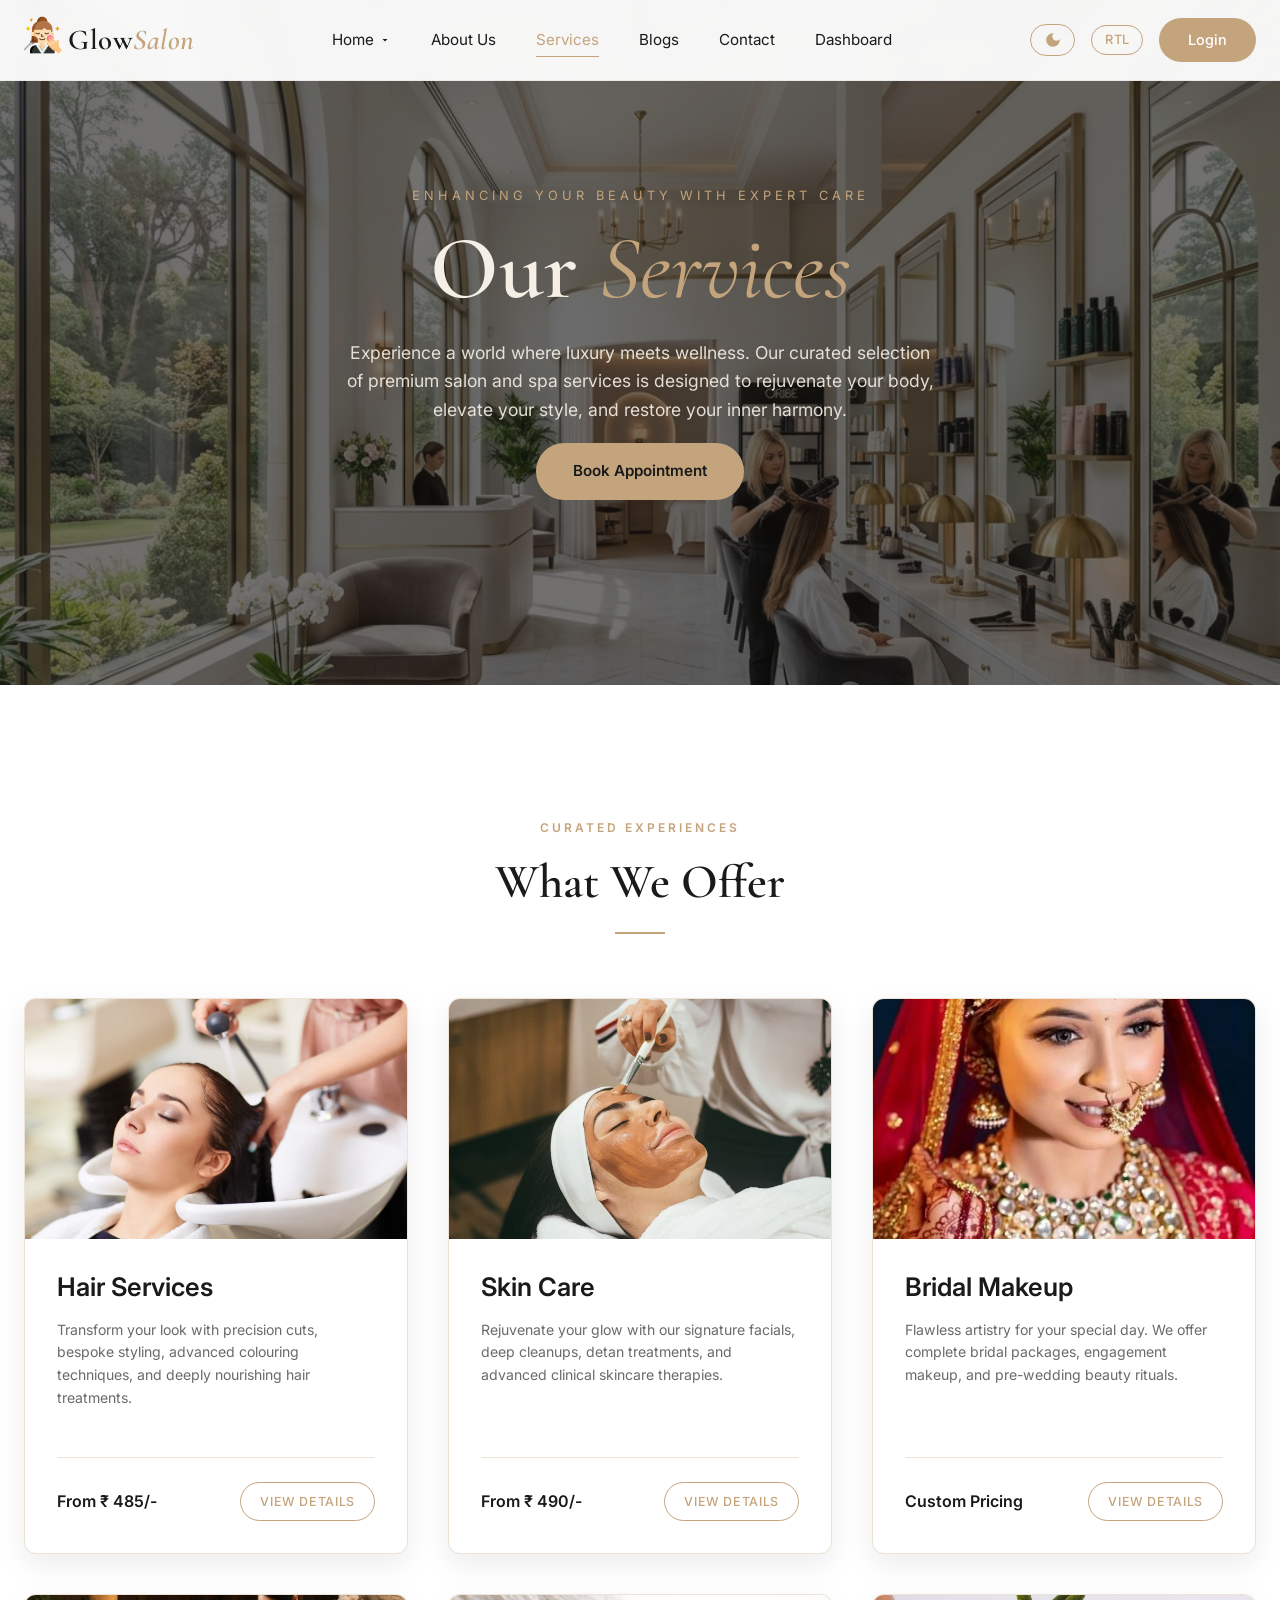
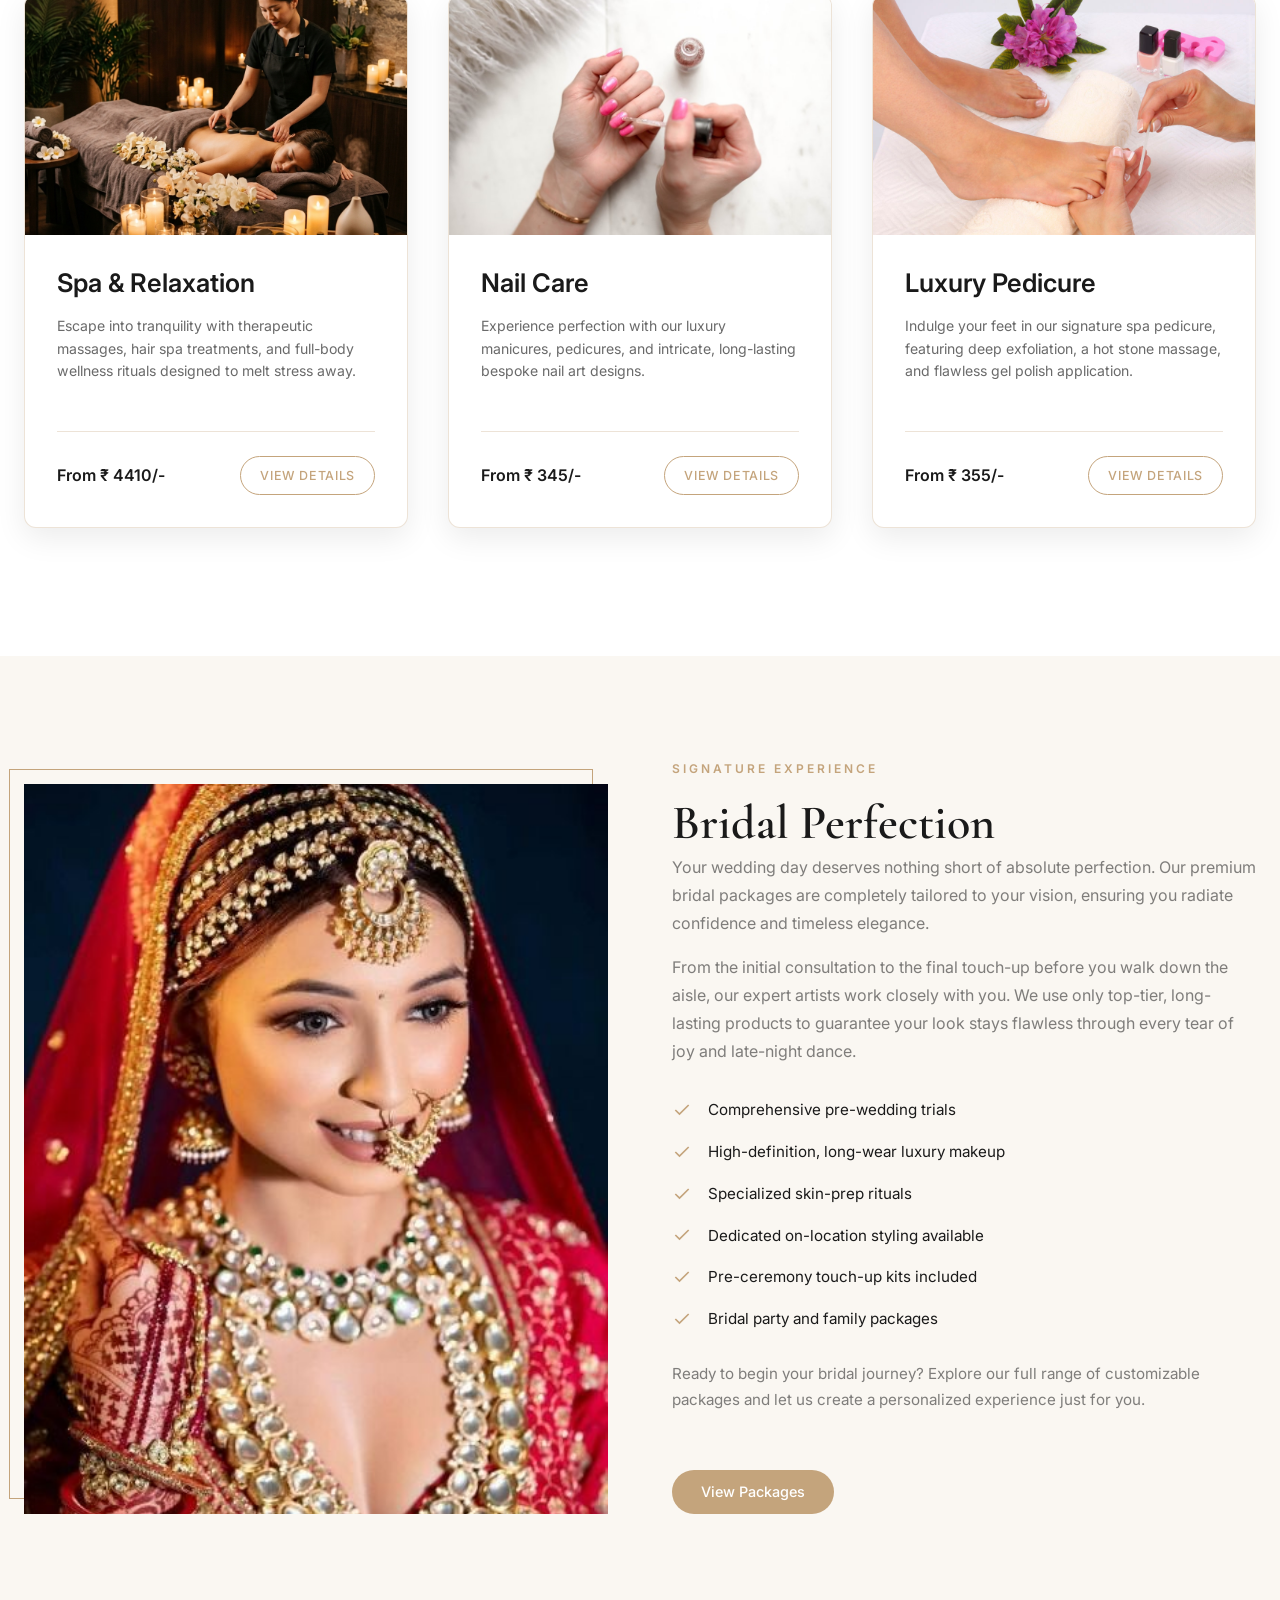
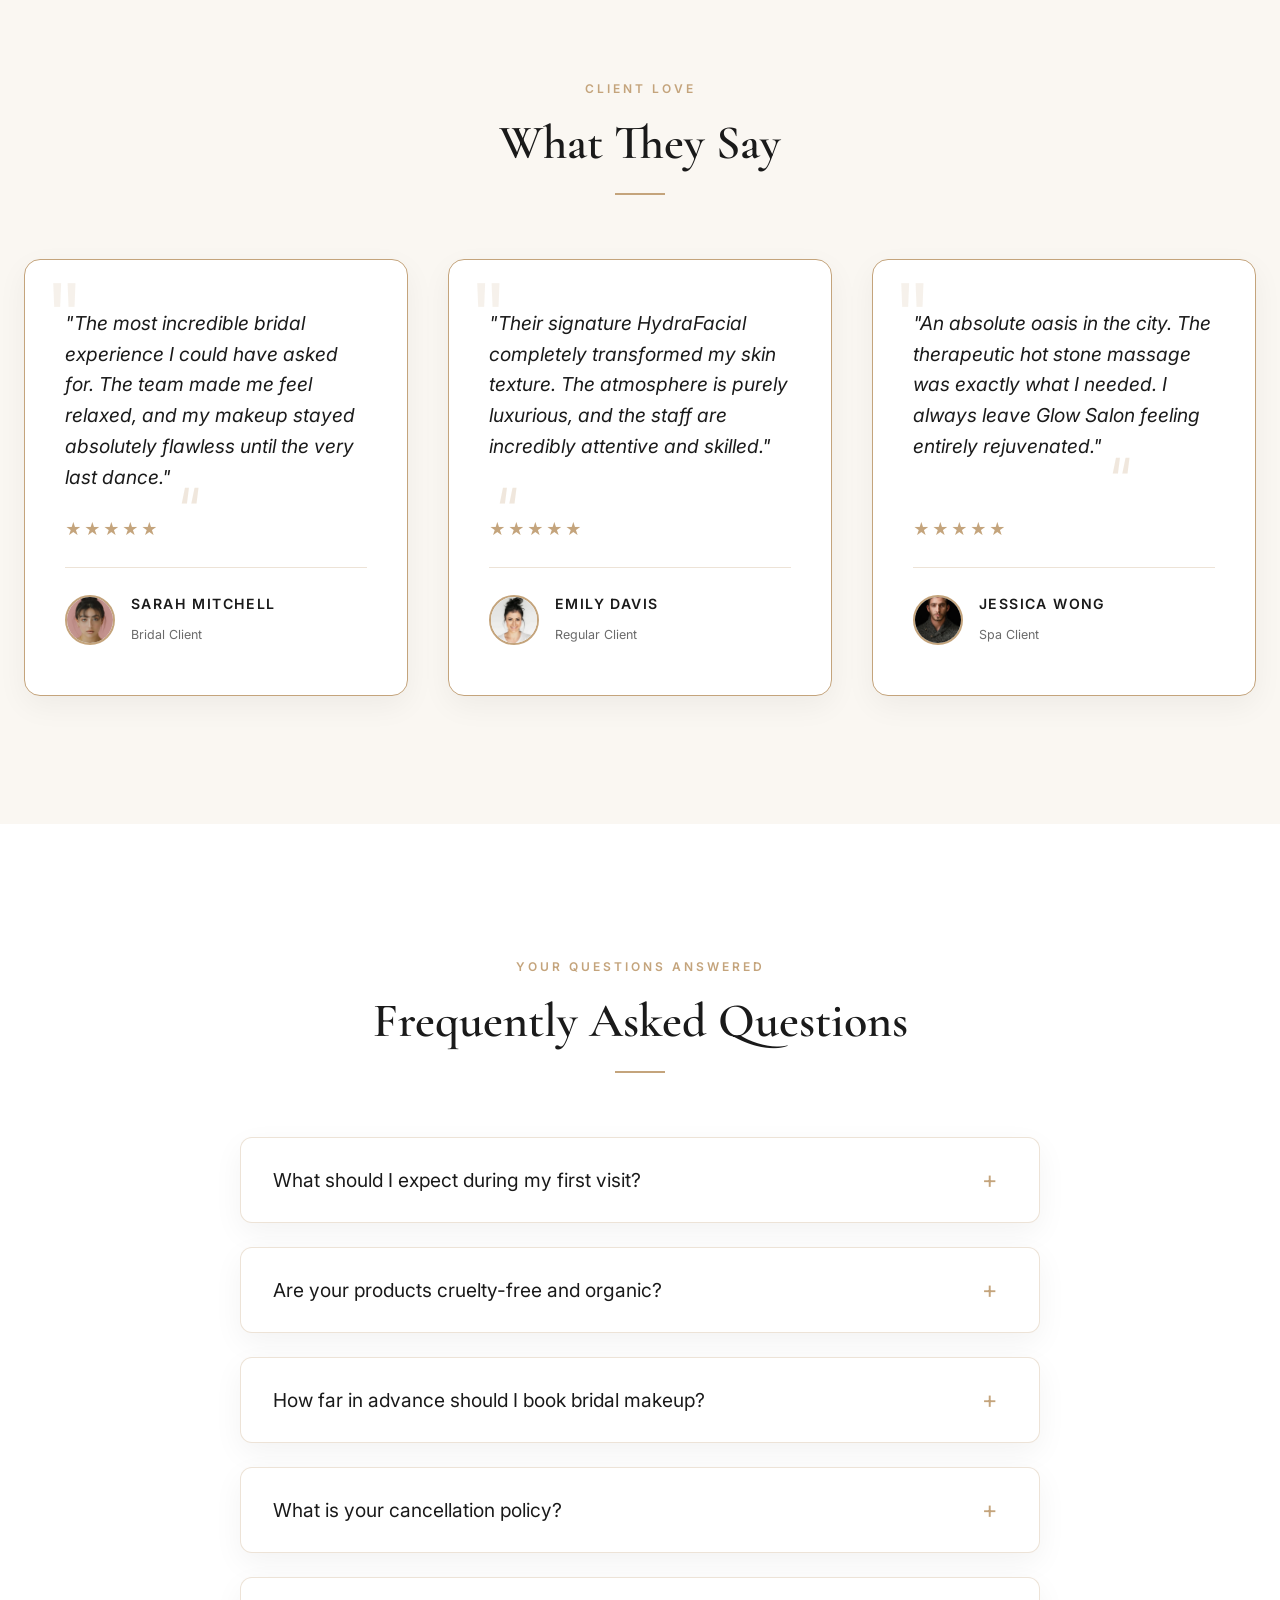
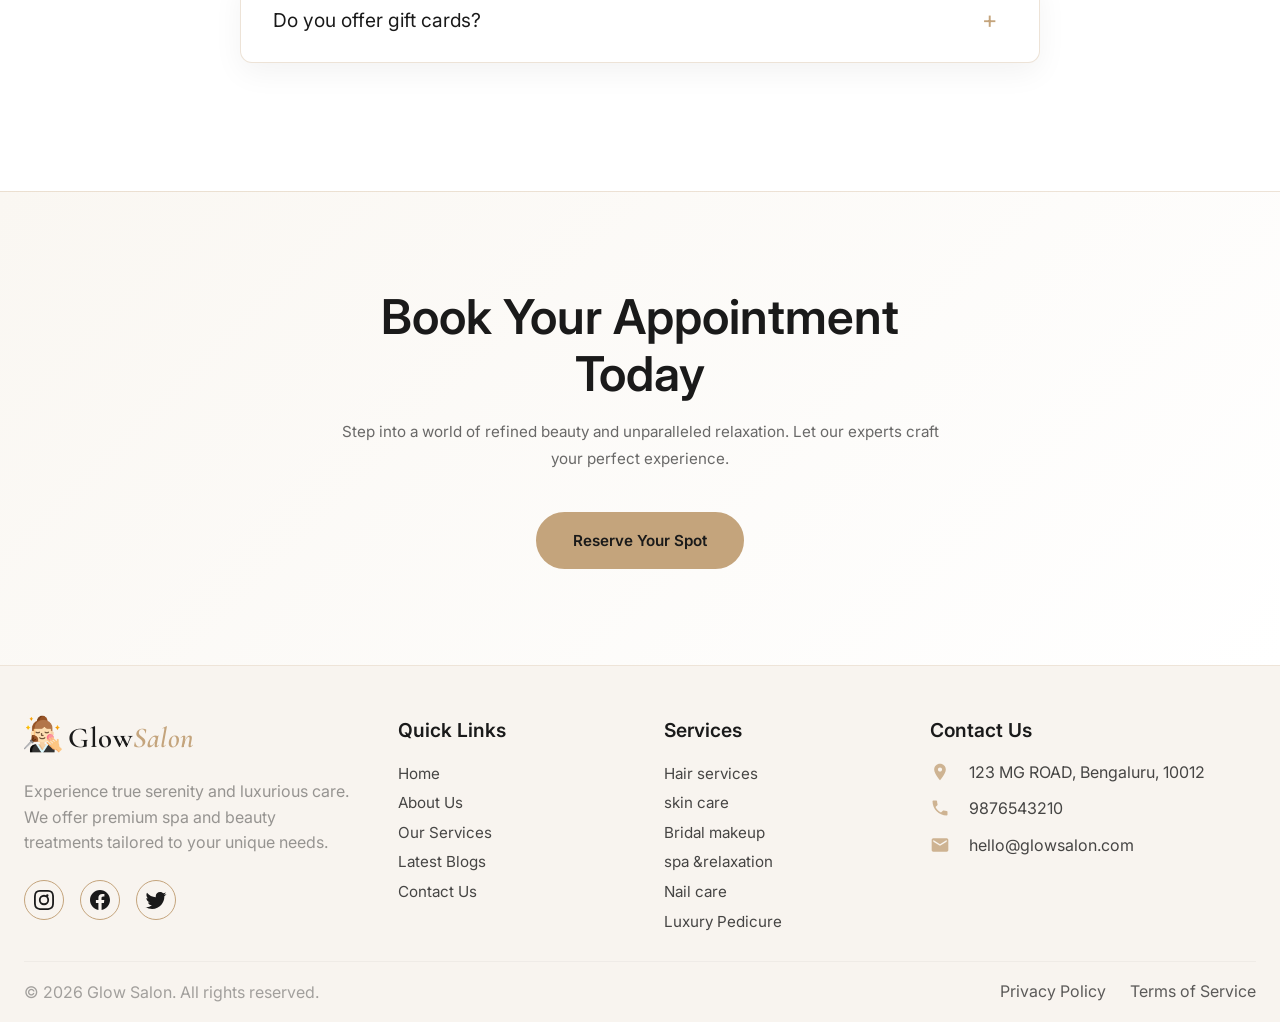
<file: services.html>
<!DOCTYPE html>
<html lang="en" dir="ltr">
<head>
    <meta charset="UTF-8">
    <meta name="viewport" content="width=device-width, initial-scale=1.0">
    <title>Our Services | Glow Salon</title>
    <meta name="description" content="Explore Glow Salon's premium beauty, hair, and spa services.">

    
    
<link rel="icon" type="image/png" href="images/beauty-logo.png">
    
    <link rel="preconnect" href="https://fonts.googleapis.com">
    <link href="https://fonts.googleapis.com/css2?family=Cormorant+Garamond:ital,wght@0,500;0,600;0,700;1,500;1,600&family=Inter:wght@300;400;500;600&display=swap" rel="stylesheet">

    
    <link rel="stylesheet" href="css/navbar.css">
    <link rel="stylesheet" href="css/global.css">
    <link rel="stylesheet" href="css/footer.css">
    <link rel="stylesheet" href="css/services.css">
</head>
<body data-theme="light">

    
    <div id="header-placeholder"></div>

    <main>
        
        <section class="svc-hero">
            <div class="svc-hero-overlay"></div>
            <div class="svc-hero-content reveal">
                <span class="svc-hero-eyebrow">Enhancing your beauty with expert care</span>
                <h1>Our <em>Services</em></h1>
                <p style="color: rgba(245, 239, 230, 0.9); font-size: 1.1rem; max-width: 600px; margin: 0.5rem auto 0; line-height: 1.6;">Experience a world where luxury meets wellness. Our curated selection of premium salon and spa services is designed to rejuvenate your body, elevate your style, and restore your inner harmony.</p>
                <div class="btn-group" style="justify-content: center; margin-top: 1.2rem;">
                    <a href="#cta" class="btn-primary">Book Appointment</a>
                </div>
            </div>
        </section>

        
        <section class="svc-grid-section">
            <div class="container">
                <div class="text-center reveal">
                    <span class="section-label">Curated Experiences</span>
                    <h2>What We Offer</h2>
                    <div class="divider"></div>
                </div>

                <div class="svc-grid">
                    
                    <div class="svc-card reveal">
                        <div class="svc-card-img">
                            <img src="images/salon1.jpg" alt="Hair Services">
                        </div>
                        <div class="svc-card-body">
                            <h3>Hair Services</h3>
                            <p>Transform your look with precision cuts, bespoke styling, advanced colouring techniques, and deeply nourishing hair treatments.</p>
                            <div class="svc-card-footer">
                                <span class="svc-price">From ₹ 485/-</span>
                                <a href="service-details.html#hair" class="btn-outline">View Details</a>
                            </div>
                        </div>
                    </div>

                    
                    <div class="svc-card reveal reveal-delay-1">
                        <div class="svc-card-img">
                            <img src="images/facial.avif" alt="Skin Care">
                        </div>
                        <div class="svc-card-body">
                            <h3>Skin Care</h3>
                            <p>Rejuvenate your glow with our signature facials, deep cleanups, detan treatments, and advanced clinical skincare therapies.</p>
                            <div class="svc-card-footer">
                                <span class="svc-price">From ₹ 490/-</span>
                                <a href="service-details.html#skin" class="btn-outline">View Details</a>
                            </div>
                        </div>
                    </div>

                    
                    <div class="svc-card reveal reveal-delay-2">
                        <div class="svc-card-img">
                            <img src="images/bride.jpg" alt="Bridal Makeup">
                        </div>
                        <div class="svc-card-body">
                            <h3>Bridal Makeup</h3>
                            <p>Flawless artistry for your special day. We offer complete bridal packages, engagement makeup, and pre-wedding beauty rituals.</p>
                            <div class="svc-card-footer">
                                <span class="svc-price">Custom Pricing</span>
                                <a href="service-details.html#bridal" class="btn-outline">View Details</a>
                            </div>
                        </div>
                    </div>

                    
                    <div class="svc-card reveal">
                        <div class="svc-card-img">
                            <img src="images/service_massage.png" alt="Spa & Relaxation">
                        </div>
                        <div class="svc-card-body">
                            <h3>Spa & Relaxation</h3>
                            <p>Escape into tranquility with therapeutic massages, hair spa treatments, and full-body wellness rituals designed to melt stress away.</p>
                            <div class="svc-card-footer">
                                <span class="svc-price">From ₹ 4410/-</span>
                                <a href="service-details.html#spa" class="btn-outline">View Details</a>
                            </div>
                        </div>
                    </div>

                    
                    <div class="svc-card reveal reveal-delay-1">
                        <div class="svc-card-img">
                            <img src="images/nail.jfif" alt="Nail Care">
                        </div>
                        <div class="svc-card-body">
                            <h3>Nail Care</h3>
                            <p>Experience perfection with our luxury manicures, pedicures, and intricate, long-lasting bespoke nail art designs.</p>
                            <div class="svc-card-footer">
                                <span class="svc-price">From ₹ 345/-</span>
                                <a href="service-details.html#nails" class="btn-outline">View Details</a>
                            </div>
                        </div>
                    </div>

                    
                    <div class="svc-card reveal reveal-delay-2">
                        <div class="svc-card-img">
                            <img src="images/pedicure.jfif" alt="Luxury Pedicure">
                        </div>
                        <div class="svc-card-body">
                            <h3>Luxury Pedicure</h3>
                            <p>Indulge your feet in our signature spa pedicure, featuring deep exfoliation, a hot stone massage, and flawless gel polish application.</p>
                            <div class="svc-card-footer">
                                <span class="svc-price">From ₹ 355/-</span>
                                <a href="service-details.html#pedicure" class="btn-outline">View Details</a>
                            </div>
                        </div>
                    </div>
                </div>
            </div>
        </section>

        
        <section class="svc-featured">
            <div class="container">
                <div class="svc-featured-wrapper">
                    <div class="svc-feat-img reveal-left">
                        <img src="images/bride.jpg" alt="Bridal Perfection">
                    </div>
                    <div class="svc-feat-text reveal-right">
                        <span class="section-label">Signature Experience</span>
                        <h2>Bridal Perfection</h2>
                        <p>Your wedding day deserves nothing short of absolute perfection. Our premium bridal packages are completely tailored to your vision, ensuring you radiate confidence and timeless elegance.</p>
                        <p style="margin-top: 1rem;">From the initial consultation to the final touch-up before you walk down the aisle, our expert artists work closely with you. We use only top-tier, long-lasting products to guarantee your look stays flawless through every tear of joy and late-night dance.</p>
                        <ul class="svc-feat-list">
                            <li><svg viewBox="0 0 24 24" fill="none" stroke="currentColor" stroke-width="2"><polyline points="20 6 9 17 4 12"></polyline></svg> Comprehensive pre-wedding trials</li>
                            <li><svg viewBox="0 0 24 24" fill="none" stroke="currentColor" stroke-width="2"><polyline points="20 6 9 17 4 12"></polyline></svg> High-definition, long-wear luxury makeup</li>
                            <li><svg viewBox="0 0 24 24" fill="none" stroke="currentColor" stroke-width="2"><polyline points="20 6 9 17 4 12"></polyline></svg> Specialized skin-prep rituals</li>
                            <li><svg viewBox="0 0 24 24" fill="none" stroke="currentColor" stroke-width="2"><polyline points="20 6 9 17 4 12"></polyline></svg> Dedicated on-location styling available</li>
                            <li><svg viewBox="0 0 24 24" fill="none" stroke="currentColor" stroke-width="2"><polyline points="20 6 9 17 4 12"></polyline></svg> Pre-ceremony touch-up kits included</li>
                            <li><svg viewBox="0 0 24 24" fill="none" stroke="currentColor" stroke-width="2"><polyline points="20 6 9 17 4 12"></polyline></svg> Bridal party and family packages</li>
                        </ul>
                        <p style="margin-top: 0.8rem; font-size: 0.95rem;">Ready to begin your bridal journey? Explore our full range of customizable packages and let us create a personalized experience just for you.</p>
                        <div class="btn-group" style="margin-top: auto;">
                            <a href="#cta" class="luxe-btn-primary">View Packages</a>
                        </div>
                    </div>
                </div>
            </div>
        </section>

        
        <section class="svc-testimonials">
            <div class="container">
                <div class="text-center reveal">
                    <span class="section-label">Client Love</span>
                    <h2>What They Say</h2>
                    <div class="divider"></div>
                </div>

                <div class="svc-testi-grid">
                    <div class="svc-testi-card reveal">
                        <div class="quote-icon">"</div>
                        <p>"The most incredible bridal experience I could have asked for. The team made me feel relaxed, and my makeup stayed absolutely flawless until the very last dance."</p>
                        <div class="stars">★★★★★</div>
                        <div class="testi-author">
                            <img src="images/IMAGE3.jfif" alt="Sarah Mitchell" class="author-img">
                            <div>
                                <h4>Sarah Mitchell</h4>
                                <span>Bridal Client</span>
                            </div>
                        </div>
                    </div>
                    <div class="svc-testi-card reveal reveal-delay-1">
                        <div class="quote-icon">"</div>
                        <p>"Their signature HydraFacial completely transformed my skin texture. The atmosphere is purely luxurious, and the staff are incredibly attentive and skilled."</p>
                        <div class="stars">★★★★★</div>
                        <div class="testi-author">
                            <img src="images/IMAGE5.jfif" alt="Emily Davis" class="author-img">
                            <div>
                                <h4>Emily Davis</h4>
                                <span>Regular Client</span>
                            </div>
                        </div>
                    </div>
                    <div class="svc-testi-card reveal reveal-delay-2">
                        <div class="quote-icon">"</div>
                        <p>"An absolute oasis in the city. The therapeutic hot stone massage was exactly what I needed. I always leave Glow Salon feeling entirely rejuvenated."</p>
                        <div class="stars">★★★★★</div>
                        <div class="testi-author">
                            <img src="images/IMAGE6.jfif" alt="Jessica Wong" class="author-img">
                            <div>
                                <h4>Jessica Wong</h4>
                                <span>Spa Client</span>
                            </div>
                        </div>
                    </div>
                </div>
            </div>
        </section>

        
        <section class="svc-faq">
            <div class="container">
                <div class="text-center reveal">
                    <span class="section-label">Your Questions Answered</span>
                    <h2>Frequently Asked Questions</h2>
                    <div class="divider"></div>
                </div>

                <div class="faq-container reveal">
                    <div class="faq-item">
                        <button class="faq-question">What should I expect during my first visit?<span class="faq-icon">+</span></button>
                        <div class="faq-answer"><p>During your first visit, you'll receive a comprehensive consultation over artisanal tea. We'll discuss your goals, analyze your needs, and curate a bespoke treatment plan exclusively for you.</p></div>
                    </div>
                    <div class="faq-item">
                        <button class="faq-question">Are your products cruelty-free and organic?<span class="faq-icon">+</span></button>
                        <div class="faq-answer"><p>Yes, absolutely. Glow Salon is committed to sustainability. We exclusively use ultra-premium, cruelty-free, and highly efficacious organic products across all our services.</p></div>
                    </div>
                    <div class="faq-item">
                        <button class="faq-question">How far in advance should I book bridal makeup?<span class="faq-icon">+</span></button>
                        <div class="faq-answer"><p>For bridal services, we highly recommend booking at least 3 to 6 months in advance. This ensures we can secure your date and schedule your pre-wedding trial without feeling rushed.</p></div>
                    </div>
                    <div class="faq-item">
                        <button class="faq-question">What is your cancellation policy?<span class="faq-icon">+</span></button>
                        <div class="faq-answer"><p>We kindly request a 24-hour notice for any cancellations or rescheduling. Cancellations made within 24 hours may be subject to a 50% service charge.</p></div>
                    </div>
                    <div class="faq-item">
                        <button class="faq-question">Do you offer gift cards?<span class="faq-icon">+</span></button>
                        <div class="faq-answer"><p>Yes, we offer both physical and digital gift cards. They are elegantly packaged and can be redeemed for any salon service, spa therapy, or retail product.</p></div>
                    </div>
                </div>
            </div>
        </section>

        
        <section class="svc-cta" id="cta">
            <div class="container">
                <div class="svc-cta-inner reveal">
                    <h2>Book Your Appointment Today</h2>
                    <p>Step into a world of refined beauty and unparalleled relaxation. Let our experts craft your perfect experience.</p>
                    <a href="login.html" class="btn-primary">Reserve Your Spot</a>
                </div>
            </div>
        </section>

    </main>

    
    <div id="footer-placeholder"></div>

    
    <script src="js/loadComponents.js"></script>
    <script>
        document.addEventListener('DOMContentLoaded', () => {

            const revealEls = document.querySelectorAll('.reveal, .reveal-left, .reveal-right');
            const observer = new IntersectionObserver((entries) => {
                entries.forEach(e => {
                    if (e.isIntersecting) { 
                        e.target.classList.add('visible'); 
                        observer.unobserve(e.target); 
                    }
                });
            }, { threshold: 0.10 });
            revealEls.forEach(el => observer.observe(el));

            const faqQuestions = document.querySelectorAll('.faq-question');
            faqQuestions.forEach(btn => {
                btn.addEventListener('click', () => {
                    const answer = btn.nextElementSibling;
                    const isOpen = answer.classList.contains('open');

                    document.querySelectorAll('.faq-answer').forEach(ans => ans.classList.remove('open'));
                    document.querySelectorAll('.faq-question').forEach(q => q.classList.remove('active'));

                    if (!isOpen) {
                        answer.classList.add('open');
                        btn.classList.add('active');
                    }
                });
            });
        });
    </script>
</body>
</html>
</file>
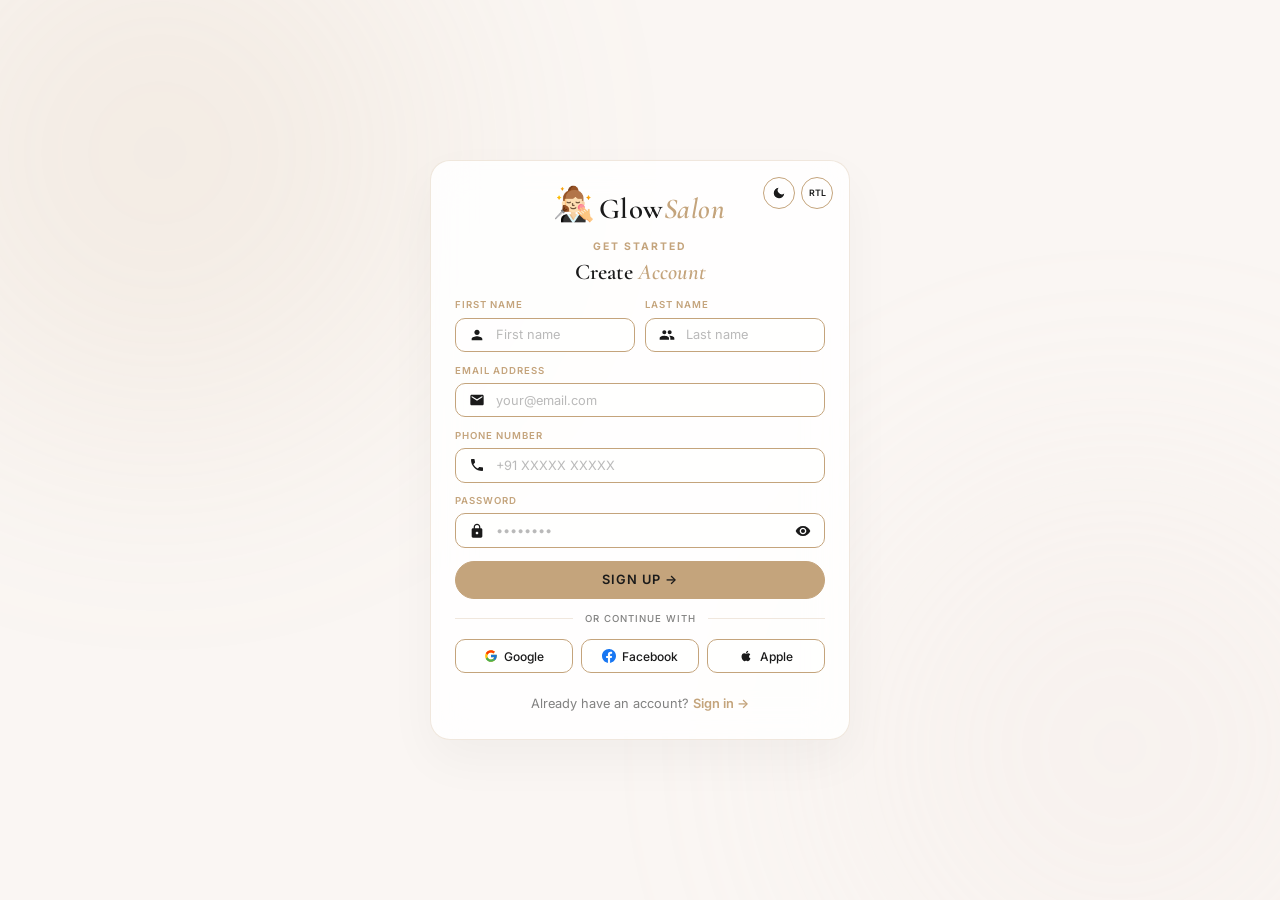
<file: signup.html>
<!DOCTYPE html>
<html lang="en" dir="ltr">
<head>
    <meta charset="UTF-8">
    <meta name="viewport" content="width=device-width, initial-scale=1.0">
    <title>Glow Salon | VIP Sign Up</title>
    <link rel="icon" type="image/png" href="images/beauty-logo.png">
    <link rel="stylesheet" href="css/global.css">
    <link rel="stylesheet" href="css/auth.css">
</head>
<body data-theme="light">

    <div class="bg-glow-container">
        <div class="bg-glow-circle bg-glow-circle-1"></div>
        <div class="bg-glow-circle bg-glow-circle-2"></div>
    </div>

    <div class="auth-wrapper">
        <div class="auth-card">
            
            <div class="auth-controls">
                <button class="ctrl-btn" aria-label="Toggle Theme" onclick="toggleAuthTheme()" title="Toggle Theme">
                    <svg viewBox="0 0 24 24"><path d="M21 12.79A9 9 0 1 1 11.21 3 7 7 0 0 0 21 12.79z"></path></svg>
                </button>
                <button class="ctrl-btn-text" aria-label="Toggle RTL" onclick="toggleRTL()" title="Toggle RTL">
                    RTL
                </button>
            </div>

            <a href="index.html" class="auth-brand">
                <img src="images/beauty-logo.png" alt="Glow Salon Logo" style="width: 32px; height: 32px; margin-right: 0.2rem; transform: translateY(-6px); object-fit: contain;">Glow<span>Salon</span>
            </a>

            <div class="pre-title">
                GET STARTED
            </div>

            <h1 class="auth-title">Create <span>Account</span></h1>

            <form class="auth-form" action="#" method="POST">
                
                <div class="form-row">
                    <div class="form-group">
                        <label for="firstName">First Name</label>
                        <div class="input-wrap">
                            <svg class="input-icon icon-user" viewBox="0 0 24 24" fill="currentColor"><path d="M12 12c2.21 0 4-1.79 4-4s-1.79-4-4-4-4 1.79-4 4 1.79 4 4 4zm0 2c-2.67 0-8 1.34-8 4v2h16v-2c0-2.66-5.33-4-8-4z"/></svg>
                            <input type="text" id="firstName" class="form-input" required placeholder="First name">
                        </div>
                    </div>

                    <div class="form-group">
                        <label for="lastName">Last Name</label>
                        <div class="input-wrap">
                            <svg class="input-icon icon-group" viewBox="0 0 24 24" fill="currentColor"><path d="M16 11c1.66 0 2.99-1.34 2.99-3S17.66 5 16 5c-1.66 0-3 1.34-3 3s1.34 3 3 3zm-8 0c1.66 0 2.99-1.34 2.99-3S9.66 5 8 5C6.34 5 5 6.34 5 8s1.34 3 3 3zm0 2c-2.33 0-7 1.17-7 3.5V19h14v-2.5c0-2.33-4.67-3.5-7-3.5zm8 0c-.29 0-.62.02-.97.05 1.16.84 1.97 1.97 1.97 3.45V19h6v-2.5c0-2.33-4.67-3.5-7-3.5z"/></svg>
                            <input type="text" id="lastName" class="form-input" required placeholder="Last name">
                        </div>
                    </div>
                </div>

                <div class="form-group">
                    <label for="email">Email Address</label>
                    <div class="input-wrap">
                        <svg class="input-icon icon-mail" viewBox="0 0 24 24" fill="currentColor"><path d="M20 4H4c-1.1 0-1.99.9-1.99 2L2 18c0 1.1.9 2 2 2h16c1.1 0 2-.9 2-2V6c0-1.1-.9-2-2-2zm0 4l-8 5-8-5V6l8 5 8-5v2z"/></svg>
                        <input type="email" id="email" class="form-input" required autocomplete="email" placeholder="your@email.com">
                    </div>
                </div>

                <div class="form-group">
                    <label for="phone">Phone Number</label>
                    <div class="input-wrap">
                        <svg class="input-icon icon-phone" viewBox="0 0 24 24" fill="currentColor"><path d="M6.62 10.79c1.44 2.83 3.76 5.14 6.59 6.59l2.2-2.2c.27-.27.67-.36 1.02-.24 1.12.37 2.33.57 3.57.57.55 0 1 .45 1 1V20c0 .55-.45 1-1 1-9.39 0-17-7.61-17-17 0-.55.45-1 1-1h3.5c.55 0 1 .45 1 1 0 1.25.2 2.45.57 3.57.11.35.03.74-.25 1.02l-2.2 2.2z"/></svg>
                        <input type="tel" id="phone" class="form-input" required placeholder="+91 XXXXX XXXXX">
                    </div>
                </div>

                <div class="form-group">
                    <label for="password">Password</label>
                    <div class="input-wrap">
                        <svg class="input-icon icon-lock" viewBox="0 0 24 24" fill="currentColor"><path d="M18 8h-1V6c0-2.76-2.24-5-5-5S7 3.24 7 6v2H6c-1.1 0-2 .9-2 2v10c0 1.1.9 2 2 2h12c1.1 0 2-.9 2-2V10c0-1.1-.9-2-2-2zm-6 9c-1.1 0-2-.9-2-2s.9-2 2-2 2 .9 2 2-.9 2-2 2zm3.1-9H8.9V6c0-1.71 1.39-3.1 3.1-3.1 1.71 0 3.1 1.39 3.1 3.1v2z"/></svg>
                        <input type="password" id="password" class="form-input" required autocomplete="new-password" placeholder="••••••••">
                        <button type="button" class="pwd-toggle" aria-label="Toggle password visibility" onclick="togglePassword('password')">
                            <svg viewBox="0 0 24 24" fill="currentColor"><path d="M12 4.5C7 4.5 2.73 7.61 1 12c1.73 4.39 6 7.5 11 7.5s9.27-3.11 11-7.5c-1.73-4.39-6-7.5-11-7.5zM12 17c-2.76 0-5-2.24-5-5s2.24-5 5-5 5 2.24 5 5-2.24 5-5 5zm0-8c-1.66 0-3 1.34-3 3s1.34 3 3 3 3-1.34 3-3-1.34-3-3-3z"/></svg>
                        </button>
                    </div>
                </div>

                <button type="submit" class="btn-auth">Sign Up &rarr;</button>
            </form>

            <div class="auth-divider">Or continue with</div>

            <div class="social-grid">
                <button class="btn-social google-btn" aria-label="Sign in with Google">
                    <svg viewBox="0 0 48 48"><path fill="#FFC107" d="M43.611 20.083H42V20H24v8h11.303c-1.649 4.657-6.08 8-11.303 8-6.627 0-12-5.373-12-12s5.373-12 12-12c3.059 0 5.842 1.154 7.961 3.039l5.657-5.657C34.046 6.053 29.268 4 24 4 12.955 4 4 12.955 4 24s8.955 20 20 20 20-8.955 20-20c0-1.341-.138-2.65-.389-3.917z"/><path fill="#FF3D00" d="M6.306 14.691l6.571 4.819C14.655 15.108 18.961 12 24 12c3.059 0 5.842 1.154 7.961 3.039l5.657-5.657C34.046 6.053 29.268 4 24 4 16.318 4 9.656 8.337 6.306 14.691z"/><path fill="#4CAF50" d="M24 44c5.166 0 9.86-1.977 13.409-5.192l-6.19-5.238C29.211 35.091 26.715 36 24 36c-5.202 0-9.619-3.317-11.283-7.946l-6.522 5.025C9.505 39.556 16.227 44 24 44z"/><path fill="#1976D2" d="M43.611 20.083H42V20H24v8h11.303c-.792 2.237-2.231 4.166-4.087 5.571l6.19 5.238C36.971 39.205 44 34 44 24c0-1.341-.138-2.65-.389-3.917z"/></svg>
                    <span>Google</span>
                </button>
                <button class="btn-social facebook-btn" aria-label="Sign in with Facebook">
                    <svg viewBox="0 0 24 24">
                        <circle cx="12" cy="12" r="12" fill="#ffffff" />
                        <path fill="#1877F2" d="M24 12.073c0-6.627-5.373-12-12-12s-12 5.373-12 12c0 5.99 4.388 10.954 10.125 11.854v-8.385H7.078v-3.47h3.047V9.43c0-3.007 1.792-4.669 4.533-4.669 1.312 0 2.686.235 2.686.235v2.953H15.83c-1.491 0-1.956.925-1.956 1.874v2.25h3.328l-.532 3.47h-2.796v8.385C19.612 23.027 24 18.062 24 12.073z"/>
                    </svg>
                    <span>Facebook</span>
                </button>
                <button class="btn-social apple-btn" aria-label="Sign in with Apple">
                    <svg viewBox="0 0 24 24" class="apple-icon"><path d="M17.05 20.28c-.98.95-2.05.8-3.08.35-1.09-.46-2.09-.48-3.24 0-1.44.62-2.2.44-3.06-.35C2.79 15.25 3.51 7.59 9.05 7.31c1.35.07 2.29.74 3.08.8 1.18-.04 2.26-.79 3.59-.75 1.58.05 2.76.74 3.53 1.87-3.06 1.76-2.58 5.76.4 6.94-.74 1.83-1.68 3.5-3.04 4.11zM12.03 7.25c-.15-2.23 1.66-4.07 3.74-4.25.29 2.58-2.34 4.5-3.74 4.25z"/></svg>
                    <span>Apple</span>
                </button>
            </div>

            <div class="auth-footer">
                Already have an account? <a href="login.html">Sign in &rarr;</a>
            </div>
        </div>
    </div>

    
    <script>
        function togglePassword(inputId) {
            const input = document.getElementById(inputId);
            const button = input.nextElementSibling;
            if (input.type === "password") {
                input.type = "text";
                button.innerHTML = '<svg viewBox="0 0 24 24" fill="currentColor"><path d="M12 7c2.76 0 5 2.24 5 5 0 .65-.13 1.26-.36 1.83l2.92 2.92c1.51-1.26 2.7-2.89 3.43-4.75-1.73-4.39-6-7.5-11-7.5-1.4 0-2.74.25-3.98.7l2.16 2.16C10.74 7.13 11.35 7 12 7zM2 4.27l2.28 2.28.46.46C3.08 8.3 1.78 10.02 1 12c1.73 4.39 6 7.5 11 7.5 1.55 0 3.03-.3 4.38-.84l.42.42L19.73 22 21 20.73 3.27 3 2 4.27zM7.53 9.8l1.55 1.55c-.05.21-.08.43-.08.65 0 1.66 1.34 3 3 3 .22 0 .44-.03.65-.08l1.55 1.55c-.67.33-1.41.53-2.2.53-2.76 0-5-2.24-5-5 0-.79.2-1.53.53-2.2zm4.31-.78l3.15 3.15.02-.16c0-1.66-1.34-3-3-3l-.17.01z"/></svg>';
            } else {
                input.type = "password";
                button.innerHTML = '<svg viewBox="0 0 24 24" fill="currentColor"><path d="M12 4.5C7 4.5 2.73 7.61 1 12c1.73 4.39 6 7.5 11 7.5s9.27-3.11 11-7.5c-1.73-4.39-6-7.5-11-7.5zM12 17c-2.76 0-5-2.24-5-5s2.24-5 5-5 5 2.24 5 5-2.24 5-5 5zm0-8c-1.66 0-3 1.34-3 3s1.34 3 3 3 3-1.34 3-3-1.34-3-3-3z"/></svg>';
            }
        }
        function toggleAuthTheme() {
            const body = document.body;
            const newTheme = body.getAttribute('data-theme') === 'dark' ? 'light' : 'dark';
            body.setAttribute('data-theme', newTheme);
            localStorage.setItem('glow_theme', newTheme);
        }

        function toggleRTL() {
            const html = document.documentElement;
            const currentDir = html.getAttribute('dir');
            const newDir = currentDir === 'rtl' ? 'ltr' : 'rtl';
            html.setAttribute('dir', newDir);
            localStorage.setItem('glow_dir', newDir);
        }

        const savedTheme = localStorage.getItem('glow_theme');
        if (savedTheme) document.body.setAttribute('data-theme', savedTheme);
        
        const savedDir = localStorage.getItem('glow_dir');
        if (savedDir) document.documentElement.setAttribute('dir', savedDir);
    </script>
</body>
</html>
</file>
<file: css/navbar.css>
:root {
    --nav-bg: rgba(255, 255, 255, 0.95);
    --nav-text: #1A1A1A;
    --nav-accent-primary: #C4A47C;
    --nav-accent-hover: #B09068;
    --nav-accent-secondary: #E8D5D1;
    --nav-dropdown-bg: #FFFFFF;
    --nav-dropdown-shadow: rgba(0, 0, 0, 0.08);
    --nav-border: rgba(0, 0, 0, 0.05);
    --nav-font-logo: 'Cormorant Garamond', serif;
    --nav-font-ui: 'Inter', sans-serif;
}

[data-theme='dark'] {
    --nav-bg: rgba(18, 18, 18, 0.95);
    --nav-text: #F2F2F2;
    --nav-accent-primary: #D4B68D;
    --nav-accent-hover: #E0C299;
    --nav-accent-secondary: #A68A85;
    --nav-dropdown-bg: #1E1E1E;
    --nav-dropdown-shadow: rgba(0, 0, 0, 0.5);
    --nav-border: rgba(255, 255, 255, 0.05);
}

.luxe-header * {
    box-sizing: border-box;
}

.luxe-header {
    position: fixed;
    top: 0;
    left: 0;
    z-index: 1000;
    width: 100%;
    background: var(--nav-bg);
    backdrop-filter: blur(12px);
    -webkit-backdrop-filter: blur(12px);
    border-bottom: 1px solid var(--nav-border);
    transition: background 0.4s ease, border-color 0.4s ease;
    font-family: var(--nav-font-ui);
    color: var(--nav-text);
}

.luxe-nav-container {
    display: flex;
    justify-content: space-between;
    align-items: center;
    margin: 0 auto;
    padding: 0 1.5rem;
    height: 80px;
    max-width: 100%;
}

@media (min-width: 1024px) {
    .luxe-nav-container {
        max-width: 1024px;
    }
}

@media (min-width: 1280px) {
    .luxe-nav-container {
        max-width: 1280px;
    }
}

.luxe-logo {
    font-family: var(--nav-font-logo);
    font-size: 1.8rem;
    font-weight: 600;
    color: var(--nav-text);
    text-decoration: none;
    letter-spacing: 0.5px;
    display: flex;
    align-items: center;
}

.luxe-logo:hover {
    color: var(--nav-text);
}

.luxe-logo span {
    color: var(--nav-accent-primary);
    font-style: italic;
}

.luxe-nav-links {
    display: flex;
    align-items: center;
    gap: 2.5rem;
    margin: 0;
    padding: 0;
    list-style: none;
}

.luxe-nav-link {
    color: var(--nav-text);
    text-decoration: none;
    font-size: 0.95rem;
    font-weight: 400;
    transition: color 0.3s ease;
    display: flex;
    align-items: center;
    gap: 0.3rem;
    position: relative;
}

.luxe-nav-link::after {
    content: '';
    position: absolute;
    bottom: -4px;
    left: 0;
    width: 0%;
    height: 1px;
    background-color: var(--nav-accent-primary);
    transition: width 0.3s ease;
}

.luxe-nav-link:hover::after, .luxe-nav-link.active::after {
    width: 100%;
}

.luxe-nav-link.active {
    color: var(--nav-accent-primary);
}

.luxe-dropdown {
    position: relative;
}

.luxe-dropdown-icon {
    width: 12px;
    height: 12px;
    fill: currentColor;
    transition: transform 0.3s ease;
}

.luxe-dropdown:hover .luxe-dropdown-icon {
    transform: rotate(180deg);
}

.luxe-dropdown-content {
    position: absolute;
    top: 100%;
    left: 0;
    background: var(--nav-dropdown-bg);
    min-width: 220px;
    box-shadow: 0 10px 40px var(--nav-dropdown-shadow);
    border-radius: 8px;
    padding: 0.5rem 0;
    opacity: 0;
    visibility: hidden;
    transform: translateY(15px);
    transition: all 0.3s cubic-bezier(0.4, 0, 0.2, 1);
    border: 1px solid var(--nav-border);
    margin-top: 1rem;
}

.luxe-dropdown::after {
    content: '';
    position: absolute;
    top: 100%;
    left: 0;
    width: 100%;
    height: 1rem;
}

.luxe-dropdown:hover .luxe-dropdown-content {
    opacity: 1;
    visibility: visible;
    transform: translateY(0);
}

.luxe-dropdown-content a {
    display: block;
    padding: 0.8rem 1.5rem;
    color: var(--nav-text);
    text-decoration: none;
    font-size: 0.9rem;
    transition: background 0.2s ease, color 0.2s ease, padding-left 0.2s ease;
}

.luxe-dropdown-content a:hover, .luxe-dropdown-content a.active {
    background: var(--nav-border);
    color: var(--nav-accent-primary);
    padding-left: 1.8rem;
}

[dir="rtl"] .luxe-dropdown-content a:hover {
    padding-left: 1.5rem;
    padding-right: 1.8rem;
}

[dir="rtl"] .luxe-dropdown-content {
    left: auto;
    right: 0;
}

.luxe-nav-actions {
    display: flex;
    align-items: center;
    gap: 1rem;
}

.luxe-btn-icon, .luxe-btn-text, .luxe-btn-primary {
    cursor: pointer;
    font-family: var(--nav-font-ui);
    transition: all 0.3s ease;
}

.luxe-btn-icon {
    background: transparent;
    border: 1px solid var(--nav-accent-primary);
    color: var(--nav-accent-primary);
    display: flex;
    align-items: center;
    justify-content: center;
    padding: 0.4rem 0.8rem;
    border-radius: 20px;
}

.luxe-btn-icon:hover {
    border-color: var(--nav-border);
    color: var(--nav-text);
    background: transparent;
}

.luxe-btn-icon svg {
    width: 18px;
    height: 18px;
    fill: currentColor;
}

[data-theme='light'] .icon-sun {
    display: none;
}

[data-theme='dark'] .icon-moon {
    display: none;
}

.luxe-btn-text {
    background: transparent;
    border: 1px solid var(--nav-accent-primary);
    color: var(--nav-accent-primary);
    padding: 0.4rem 0.8rem;
    border-radius: 20px;
    font-size: 0.8rem;
    font-weight: 500;
    letter-spacing: 0.5px;
}

.luxe-btn-text:hover {
    border-color: var(--nav-border);
    color: var(--nav-text);
}

.luxe-btn-primary {
    background: var(--nav-accent-primary);
    color: #FFFFFF;
    text-decoration: none;
    padding: 0.6rem 1.8rem;
    border-radius: 30px;
    font-size: 0.9rem;
    font-weight: 500;
    border: none;
}

[data-theme='dark'] .luxe-btn-primary {
    color: #1A1A1A;
}

.luxe-btn-primary:hover {
    background: var(--nav-accent-hover);
    transform: translateY(-2px);
    box-shadow: 0 4px 15px rgba(196, 164, 124, 0.3);
    color: black;
}

.luxe-hamburger {
    display: none;
    background: transparent;
    border: none;
    cursor: pointer;
    padding: 0.5rem;
    flex-direction: column;
    gap: 5px;
    z-index: 1001;
}

.luxe-hamburger span {
    display: block;
    width: 24px;
    height: 2px;
    background-color: var(--nav-text);
    transition: all 0.3s ease;
}

.luxe-mobile-menu {
    position: fixed;
    top: 80px;
    left: 0;
    width: 100%;
    height: calc(100vh - 80px);
    background: var(--nav-bg);
    padding: 2rem;
    transform: translateX(-100%);
    transition: transform 0.4s cubic-bezier(0.4, 0, 0.2, 1);
    overflow-y: auto;
    z-index: 999;
}

[dir="rtl"] .luxe-mobile-menu {
    transform: translateX(100%);
}

.luxe-mobile-menu.active {
    transform: translateX(0) !important;
}

.luxe-mobile-menu ul {
    list-style: none;
    padding: 0;
    margin: 0;
}

.luxe-mobile-menu li {
    border-bottom: 1px solid var(--nav-border);
}

.luxe-mobile-link {
    display: flex;
    justify-content: space-between;
    align-items: center;
    padding: 1.2rem 0;
    color: var(--nav-text);
    text-decoration: none;
    font-size: 1.1rem;
    font-weight: 400;
}

.luxe-mobile-dropdown {
    display: none;
    background: rgba(0,0,0,0.02);
    padding: 0.5rem 1rem;
}

[data-theme='dark'] .luxe-mobile-dropdown {
    background: rgba(255,255,255,0.02);
}

.luxe-mobile-dropdown a {
    display: block;
    padding: 0.8rem 0;
    color: var(--nav-text);
    text-decoration: none;
    font-size: 0.95rem;
    opacity: 0.8;
}

.luxe-mobile-menu .luxe-btn-primary {
    display: block;
    text-align: center;
    margin-top: 2rem;
}

@media (max-width: 1023px) {
    .luxe-nav-links {
        display: none;
    }
    .luxe-hamburger {
        display: flex;
    }
    .luxe-nav-actions .luxe-btn-primary {
        display: none;
    }
}

@media (max-width: 480px) {
    .luxe-nav-container {
        padding: 0 1rem;
    }
    .luxe-logo {
        font-size: 1.5rem;
    }
    .luxe-nav-actions {
        gap: 0.5rem;
    }
    .luxe-btn-icon, .luxe-btn-text {
        padding: 0.3rem 0.6rem;
    }
    .luxe-btn-icon svg {
        width: 16px;
        height: 16px;
    }
    .luxe-btn-text {
        font-size: 0.75rem;
    }
}

.luxe-hamburger.active span:nth-child(1) {
    transform: translateY(7px) rotate(45deg);
}

.luxe-hamburger.active span:nth-child(2) {
    opacity: 0;
}

.luxe-hamburger.active span:nth-child(3) {
    transform: translateY(-7px) rotate(-45deg);
}

body {
    margin: 0;
    background: var(--nav-bg);
    color: var(--nav-text);
    transition: background 0.4s ease, color 0.4s ease;
}

.preview-content {
    padding: 4rem 2rem;
    max-width: 1024px;
    margin: 0 auto;
    min-height: 150vh;
    font-family: var(--nav-font-ui);
}

.preview-content h1 {
    font-family: var(--nav-font-logo);
    font-size: 3.5rem;
    margin-bottom: 1rem;
}

.preview-content p {
    font-size: 1.1rem;
    line-height: 1.8;
    opacity: 0.8;
}
</file>
<file: css/global.css>
*, *::before, *::after {
    margin: 0;
    padding: 0;
    box-sizing: border-box;
}

:root {
    --color-primary: #C4A47C;
    --color-primary-dark: #B09068;
    --color-secondary: #E8D5D1;
    --color-muted: rgba(26,26,26,0.55);
    --font-logo: 'Cormorant Garamond', serif;
    --font-ui: 'Inter', sans-serif;
    --radius-full: 999px;
    --radius-md: 12px;
    --shadow-gold: 0 8px 30px rgba(196,164,124,0.30);
    --shadow-md: 0 8px 30px rgba(0,0,0,0.10);
    --transition: all 0.3s ease;
    --section-gap: 6rem;
}

[data-theme='dark'] {
    --color-muted: rgba(242,242,242,0.55);
}

html {
    scroll-behavior: smooth;
    overflow-x: hidden;
    width: 100%;
    max-width: 100vw;
}

body {
    background-color: var(--nav-bg, #fff);
    color: var(--nav-text, #1A1A1A);
    font-family: var(--font-ui);
    font-size: 1rem;
    line-height: 1.7;
    -webkit-font-smoothing: antialiased;
    overflow-x: hidden;
    width: 100%;
    max-width: 100vw;
    transition: background-color 0.4s ease, color 0.4s ease;
}

img {
    display: block;
    max-width: 100%;
    height: auto;
    object-fit: cover;
}

/* Global responsive logo styling */
.luxe-logo img,
.auth-brand img,
.dash-logo img {
    width: 38px !important;
    height: 38px !important;
    margin-right: 0.4rem !important;
    transform: translateY(-5px) !important;
    object-fit: contain !important;
    display: inline-block !important;
}

@media (max-width: 768px) {
    .luxe-logo img,
    .auth-brand img,
    .dash-logo img {
        width: 32px !important;
        height: 32px !important;
    }
}

@media (max-width: 480px) {
    .luxe-logo img,
    .auth-brand img,
    .dash-logo img {
        width: 28px !important;
        height: 28px !important;
    }
}

a {
    color: var(--color-primary);
    text-decoration: none;
    transition: var(--transition);
}

a:hover {
    color: var(--color-primary-dark);
}

h1 {
    font-family: var(--font-logo);
    font-size: clamp(2.4rem, 5vw, 4rem);
    font-weight: 600;
    line-height: 1.15;
}

h2 {
    font-family: var(--font-logo);
    font-size: clamp(1.9rem, 4vw, 3rem);
    font-weight: 600;
    line-height: 1.2;
}

h3 {
    font-family: var(--font-logo);
    font-size: clamp(1.3rem, 2.5vw, 1.9rem);
    font-weight: 600;
    line-height: 1.25;
}

h4 {
    font-family: var(--font-ui);
    font-size: 1.1rem;
    font-weight: 600;
}

p {
    font-size: 1rem;
    line-height: 1.75;
    color: var(--color-muted);
}

.container {
    width: 100%;
    max-width: 1280px;
    margin-inline: auto;
    padding-inline: 1.5rem;
}

.section-padding {
    padding-block: var(--section-gap);
}

.text-center {
    text-align: center;
}

.text-left {
    text-align: left;
}

.text-center .btn-group {
    justify-content: center;
}

.text-left .btn-group {
    justify-content: flex-start;
}

.section-label {
    display: inline-block;
    font-size: 0.75rem;
    font-weight: 600;
    letter-spacing: 3px;
    text-transform: uppercase;
    color: var(--color-primary);
    margin-bottom: 1rem;
}

.divider {
    width: 50px;
    height: 2px;
    background: var(--color-primary);
    margin: 1.25rem auto;
}

.divider.left {
    margin-left: 0;
}

.btn-group {
    display: flex;
    flex-wrap: wrap;
    gap: 1rem;
    align-items: center;
    margin-top: 2rem;
}

.btn-primary {
    display: inline-flex;
    align-items: center;
    gap: 0.5rem;
    padding: 0.85rem 2.2rem;
    background: var(--color-primary);
    color: #1A1A1A;
    border: 2px solid var(--color-primary);
    border-radius: var(--radius-full);
    font-family: var(--font-ui);
    font-size: 0.95rem;
    font-weight: 600;
    cursor: pointer;
    transition: var(--transition);
    white-space: nowrap;
}

[data-theme='dark'] .btn-primary {
    color: #1A1A1A;
}

@media (hover: hover) {
    .btn-primary:hover {
        background: var(--color-primary-dark);
        border-color: var(--color-primary-dark);
        color: #1A1A1A;
        transform: translateY(-2px);
        box-shadow: var(--shadow-gold);
    }
}

.btn-primary:active {
    transform: scale(0.97);
    opacity: 0.9;
}

.btn-secondary {
    display: inline-flex;
    align-items: center;
    gap: 0.5rem;
    padding: 0.85rem 2.2rem;
    background: transparent;
    color: var(--color-primary);
    border: 1px solid var(--color-primary);
    border-radius: var(--radius-full);
    font-family: var(--font-ui);
    font-size: 0.95rem;
    font-weight: 500;
    cursor: pointer;
    transition: var(--transition);
    white-space: nowrap;
}

@media (hover: hover) {
    .btn-secondary:hover {
        background: var(--color-primary);
        border-color: var(--color-primary);
        color: #1A1A1A;
        transform: translateY(-2px);
        box-shadow: var(--shadow-gold);
    }
    [data-theme='dark'] .btn-secondary:hover {
        color: #1A1A1A;
    }
}

.btn-secondary:active {
    transform: scale(0.97);
    opacity: 0.9;
}

.card {
    background: var(--nav-dropdown-bg, #fff);
    border: 1px solid var(--nav-border, rgba(0,0,0,0.07));
    border-radius: var(--radius-md);
    overflow: hidden;
    transition: var(--transition);
}

@media (hover: hover) {
    .card:hover {
        box-shadow: var(--shadow-md);
        transform: translateY(-4px);
    }
}

.card:active {
    transform: scale(0.98);
}

.grid-3 {
    display: grid;
    grid-template-columns: repeat(3, 1fr);
    gap: 2rem;
}

.grid-2 {
    display: grid;
    grid-template-columns: repeat(2, 1fr);
    gap: 3rem;
    align-items: center;
}

.grid-3.auto-center > *:last-child:nth-child(3n+1) {
    grid-column: 2;
}

@media (max-width: 1023px) {
    .grid-3 {
        grid-template-columns: repeat(2, 1fr);
    }
    .grid-3.auto-center > *:last-child:nth-child(odd) {
        grid-column: 1 / -1;
        max-width: 420px;
        margin-inline: auto;
    }
    .grid-2 {
        grid-template-columns: 1fr;
    }
}

@media (max-width: 639px) {
    .grid-3 {
        grid-template-columns: 1fr;
    }
    .grid-3.auto-center > *:last-child {
        grid-column: unset;
        max-width: unset;
        margin: 0;
    }
    :root {
        --section-gap: 4rem;
    }
}
</file>
<file: css/footer.css>
.luxe-footer {
    background-color: rgba(196, 164, 124, 0.12);
    border-top: 1px solid rgba(196, 164, 124, 0.2);
    padding: 3rem 0 1rem;
    font-family: var(--nav-font-ui);
    color: var(--nav-text);
    transition: background-color 0.4s ease, border-color 0.4s ease, color 0.4s ease;
}



[data-theme='dark'] .luxe-footer {
    background-color: var(--nav-dropdown-bg);
    border-top: 1px solid var(--nav-border);
}



.footer-grid {
    display: grid;
    grid-template-columns: 1.5fr 1fr 1fr 1.5fr;
    gap: 3rem;
    margin-bottom: 1.5rem;
}

.footer-brand .footer-logo {
    margin-bottom: 1rem;
    display: flex;
    align-items: center;
}

.footer-description {
    opacity: 0.8;
    margin-bottom: 1.5rem;
    line-height: 1.6;
}

.footer-socials {
    display: flex;
    gap: 1rem;
}

.footer-socials a {
    display: flex;
    align-items: center;
    justify-content: center;
    width: 40px;
    height: 40px;
    border-radius: 50%;
    border: 1px solid var(--color-primary);
    color: var(--nav-text);
    transition: all 0.3s ease;
}

.footer-socials a:hover {
    background-color: var(--nav-accent-primary);
    border-color: var(--nav-accent-primary);
    color: #fff;
    transform: translateY(-3px);
}

[data-theme='dark'] .footer-socials a:hover {
    color: #1A1A1A;
}

.footer-socials svg {
    width: 20px;
    height: 20px;
    fill: currentColor;
}

.footer-socials a[aria-label="Facebook"] svg,
.footer-socials a[aria-label="Twitter"] svg {
    width: 24px;
    height: 24px;
}


.footer-heading {
    font-size: 1.2rem;
    margin-bottom: 0.8rem;
    color: var(--nav-text);
}

.footer-links ul {
    list-style: none;
    padding: 0;
    margin: 0;
}

.footer-links li {
    margin-bottom: 0.15rem;
}

.footer-links a {
    color: var(--nav-text);
    opacity: 0.8;
    font-size: 0.95rem;
    transition: all 0.2s ease;
    display: inline-block;
}

.footer-links a:hover {
    opacity: 1;
    color: var(--nav-accent-primary);
    transform: translateX(3px);
}

[dir="rtl"] .footer-links a:hover {
    transform: translateX(-3px);
}

.contact-list {
    list-style: none;
    padding: 0;
    margin: 0;
}

.contact-list li {
    display: flex;
    align-items: center;
    gap: 1.2rem;
    margin-bottom: 0.8rem;
    opacity: 0.8;
    line-height: 1.5;
}

.contact-list svg {
    box-sizing: border-box;
    width: 20px;
    height: 20px;
    fill: var(--color-primary);
    flex-shrink: 0;
}

.footer-bottom {
    display: flex;
    justify-content: space-between;
    align-items: center;
    padding-top: 1rem;
    border-top: 1px solid var(--nav-border);
    opacity: 0.7;
}

.footer-legal {
    display: flex;
    gap: 1.5rem;
}

.footer-legal a {
    color: var(--nav-text);
}

.footer-legal a:hover {
    color: var(--nav-accent-primary);
}

@media (max-width: 1023px) {
    .luxe-footer {
        text-align: center;
    }
    .footer-grid {
        grid-template-columns: 1fr 1fr;
    }
    .footer-brand .footer-logo,
    .footer-socials,
    .contact-list li {
        justify-content: center;
    }
}

@media (max-width: 639px) {
    .footer-grid {
        grid-template-columns: 1fr;
        gap: 2rem;
    }
    .footer-bottom {
        flex-direction: column;
        gap: 1rem;
        text-align: center;
    }
}
</file>
<file: css/home.css>
.hero {
    position: relative;
    min-height: 100svh;
    display: flex;
    align-items: center;
    justify-content: center;
    overflow: hidden;
    text-align: center;
}

.hero-bg {
    position: absolute;
    inset: 0;
    background: url('../images/hero_spa.png') center/cover no-repeat;
    transform: scale(1.06);
    transition: transform 10s ease;
    will-change: transform;
}

.hero.in-view .hero-bg {
    transform: scale(1);
}

.hero-overlay {
    position: absolute;
    inset: 0;
    background: linear-gradient(160deg, rgba(8,6,4,0.62) 0%, rgba(8,6,4,0.75) 100%);
}

.hero-content {
    position: relative;
    z-index: 2;
    max-width: 820px;
    padding: 2rem 1.5rem;
    color: #fff;
    animation: fadeUp 1.1s ease both;
}

.hero-content .section-label {
    color: var(--color-secondary);
    letter-spacing: 4px;
}

.hero-content h1 {
    color: #fff;
    margin-block: 1rem 1.5rem;
    text-shadow: 0 2px 30px rgba(0,0,0,0.35);
}

.hero-content h1 em {
    font-style: italic;
    color: #E8C98A;
}

.hero-content > p {
    color: rgba(255,255,255,0.78);
    font-size: 1.15rem;
    max-width: 580px;
    margin-inline: auto;
}

.hero-content .btn-primary {
    background: var(--color-primary);
    color: #fff !important;
    border-color: var(--color-primary);
}

.hero-content .btn-primary:hover {
    background: var(--color-primary-dark);
    border-color: var(--color-primary-dark);
    color: #fff !important;
}

.hero-content .btn-secondary {
    color: #fff !important;
    border-color: rgba(255,255,255,0.45);
    background: transparent;
}

.hero-content .btn-secondary:hover {
    border-color: #fff;
    color: #fff !important;
    background: rgba(255,255,255,0.12);
    transform: translateY(-2px);
}

.hero-scroll {
    position: absolute;
    bottom: 2.5rem;
    left: 50%;
    transform: translateX(-50%);
    z-index: 2;
    color: rgba(255,255,255,0.6);
    font-size: 0.75rem;
    letter-spacing: 2.5px;
    text-transform: uppercase;
    display: flex;
    flex-direction: column;
    align-items: center;
    gap: 0.6rem;
}

.hero-scroll .line {
    display: block;
    width: 1px;
    height: 40px;
    background: rgba(255,255,255,0.4);
    animation: scrollPulse 2s ease infinite;
}

.stats-bar {
    background: var(--color-primary);
    padding: 2.5rem 0;
}

[data-theme='dark'] .stats-bar {
    background: #1C170E;
    border-top: 1px solid rgba(196,164,124,0.25);
}

.stats-grid {
    display: grid;
    grid-template-columns: repeat(4, 1fr);
    gap: 1rem;
    text-align: center;
    align-items: center;
    justify-content: center;
}

.stat-item {
    color: #fff;
}

[data-theme='dark'] .stat-item {
    color: var(--color-primary);
}

.stat-item .num {
    font-family: var(--font-logo);
    font-size: 3rem;
    font-weight: 700;
    line-height: 1;
    display: block;
    margin-bottom: 0.4rem;
}

.stat-item .label {
    font-size: 0.78rem;
    letter-spacing: 2px;
    text-transform: uppercase;
    opacity: 0.88;
}

@media (max-width: 639px) {
    .stats-grid {
        grid-template-columns: repeat(2, 1fr);
        gap: 2rem 1rem;
        justify-items: center;
    }
}

.services-section {
    background: var(--nav-bg);
}

.services-image-grid {
    display: grid;
    grid-template-columns: repeat(3, 1fr);
    gap: 1.5rem;
    margin-top: 3.5rem;
}

.service-img-card {
    position: relative;
    border-radius: var(--radius-md);
    overflow: hidden;
    aspect-ratio: 4/5;
    cursor: pointer;
    background: #111;
    box-shadow: 0 15px 40px rgba(0, 0, 0, 0.25);
    transition: transform 0.4s ease;
}

.service-img-card img {
    width: 100%;
    height: 100%;
    object-fit: cover;
    transition: transform 0.6s cubic-bezier(0.4,0,0.2,1), opacity 0.5s ease;
    opacity: 0.92;
}

.service-img-card:hover img {
    transform: scale(1.08);
    opacity: 0.75;
}
.service-img-card:hover .sic-content {
    transform: translateY(0);
}
.service-img-card:hover .sic-tag {
    opacity: 1;
    transform: translateY(0);
}
.service-img-card:hover .sic-overlay {
    opacity: 1;
}

.service-img-card:active img {
    transform: scale(1.03);
}

.sic-gradient {
    position: absolute;
    inset: 0;
    background: linear-gradient(to top, rgba(5,4,2,0.90) 0%, rgba(5,4,2,0.30) 55%, transparent 100%);
    transition: background 0.4s ease;
}

.sic-overlay {
    position: absolute;
    inset: 0;
    background: rgba(196,164,124,0.12);
    opacity: 0;
    transition: opacity 0.4s ease;
}

.sic-content {
    position: absolute;
    bottom: 0;
    left: 0;
    right: 0;
    padding: 2rem 1.8rem;
    color: #fff;
    transform: translateY(6px);
    transition: transform 0.4s ease;
}

.sic-badge {
    display: inline-block;
    font-size: 0.7rem;
    font-weight: 600;
    letter-spacing: 2px;
    text-transform: uppercase;
    color: var(--color-primary);
    background: rgba(196,164,124,0.15);
    padding: 0.3rem 0.8rem;
    border-radius: 20px;
    border: 1px solid rgba(196,164,124,0.4);
    margin-bottom: 0.75rem;
}

.sic-content h3 {
    color: #fff;
    font-size: 1.6rem;
    margin-bottom: 0.5rem;
}

.sic-content p {
    font-size: 0.88rem;
    color: rgba(255,255,255,0.72);
    line-height: 1.6;
    margin-bottom: 0;
}

.sic-tag {
    display: inline-flex;
    align-items: center;
    gap: 0.4rem;
    margin-top: 1.2rem;
    font-size: 0.82rem;
    font-weight: 600;
    color: var(--color-primary);
    letter-spacing: 0.5px;
    opacity: 0;
    transform: translateY(8px);
    transition: all 0.4s ease 0.05s;
}

.sic-tag svg {
    width: 14px;
    height: 14px;
    stroke: var(--color-primary);
    fill: none;
    transition: transform 0.3s ease, stroke 0.3s ease;
}

.service-img-card:hover .sic-tag svg {
    transform: translateX(4px);
}

.sic-tag:hover {
    color: #fff;
}

.sic-tag:hover svg {
    stroke: #fff;
    transform: translateX(8px);
}

@media (max-width: 1023px) {
    .services-image-grid {
        grid-template-columns: repeat(2, 1fr);
    }
}

@media (max-width: 639px) {
    .services-image-grid {
        grid-template-columns: 1fr;
        gap: 1rem;
    }
}

.about-section {
    background: var(--nav-dropdown-bg);
}

.about-image-wrap {
    border-radius: var(--radius-md);
    overflow: hidden;
    height: 540px;
    position: relative;
    box-shadow: 0 24px 70px rgba(0,0,0,0.14);
}

.about-image-wrap img {
    width: 100%;
    height: 100%;
    object-fit: cover;
    transition: transform 0.6s ease;
}

@media (hover: hover) {
    .about-image-wrap:hover img {
        transform: scale(1.04);
    }
}

.about-badge {
    position: absolute;
    bottom: 2rem;
    right: 2rem;
    background: var(--color-primary);
    color: #fff;
    padding: 1.4rem 2rem;
    border-radius: var(--radius-md);
    text-align: center;
    box-shadow: 0 8px 30px rgba(196,164,124,0.40);
}

[data-theme='dark'] .about-badge {
    color: #1A1A1A;
}

.about-badge .big {
    font-family: var(--font-logo);
    font-size: 2.8rem;
    font-weight: 700;
    display: block;
    line-height: 1;
}

.about-badge .small {
    font-size: 0.72rem;
    letter-spacing: 2px;
    text-transform: uppercase;
    margin-top: 0.35rem;
    display: block;
    opacity: 0.9;
}

.about-text {
    padding-inline: 1.5rem;
}

.about-text h2 {
    margin-bottom: 1.5rem;
}

.about-text > p {
    margin-bottom: 1.25rem;
}

.about-list {
    list-style: none;
    margin: 1.5rem 0 2.5rem;
    display: flex;
    flex-direction: column;
    gap: 0.9rem;
}

.about-list li {
    display: flex;
    align-items: center;
    gap: 0.85rem;
    font-size: 0.95rem;
    font-weight: 400;
}

.about-list li svg {
    width: 18px;
    height: 18px;
    stroke: var(--color-primary);
    stroke-width: 2.5;
    fill: none;
    flex-shrink: 0;
}

@media (max-width: 1023px) {
    .about-image-wrap {
        height: 380px;
    }
    .about-text {
        padding-inline: 0;
    }
}

@media (max-width: 639px) {
    .about-image-wrap {
        height: 300px;
    }
}

.process-section {
    background: var(--nav-bg);
}

.process-grid {
    display: grid;
    grid-template-columns: repeat(4, 1fr);
    gap: 2rem;
    margin-top: 3.5rem;
    position: relative;
}

.process-grid::before {
    content: '';
    position: absolute;
    top: 36px;
    left: calc(12.5% + 1rem);
    right: calc(12.5% + 1rem);
    height: 1px;
    background: linear-gradient(to right, var(--color-primary), var(--color-secondary), var(--color-primary));
    opacity: 0.4;
}

.process-step {
    text-align: center;
    padding: 1rem;
}

.process-num {
    width: 72px;
    height: 72px;
    border-radius: 50%;
    border: 2px solid var(--color-primary);
    display: flex;
    align-items: center;
    justify-content: center;
    margin-inline: auto;
    margin-bottom: 1.5rem;
    font-family: var(--font-logo);
    font-size: 1.6rem;
    font-weight: 600;
    color: var(--color-primary);
    background: var(--nav-bg);
    transition: all 0.4s ease;
    position: relative;
    z-index: 1;
}

@media (hover: hover) {
    .process-step:hover .process-num {
        background: var(--color-primary);
        color: #fff;
        transform: scale(1.1);
        box-shadow: var(--shadow-gold);
    }
}

[data-theme='dark'] .process-step:hover .process-num {
    color: #1A1A1A;
}

.process-step h4 {
    margin-bottom: 0.5rem;
    font-size: 1rem;
}

.process-step p {
    font-size: 0.88rem;
}

@media (max-width: 767px) {
    .process-grid {
        grid-template-columns: repeat(2, 1fr);
    }
    .process-grid::before {
        display: none;
    }
}

@media (max-width: 479px) {
    .process-grid {
        grid-template-columns: 1fr;
    }
}

.treatments-section {
    background: var(--nav-dropdown-bg);
}

.treatments-grid {
    display: grid;
    grid-template-columns: repeat(4, 1fr);
    gap: 1.25rem;
}

.treatment-card {
    position: relative;
    border-radius: var(--radius-md);
    overflow: hidden;
    aspect-ratio: 3/4;
    cursor: pointer;
    box-shadow: 0 15px 40px rgba(0, 0, 0, 0.25);
    background: #111;
}

[data-theme='dark'] .treatment-card,
[data-theme='dark'] .service-img-card {
    box-shadow: 0 15px 40px rgba(196, 164, 124, 0.15);
}

.treatment-card img {
    width: 100%;
    height: 100%;
    object-fit: cover;
    transition: transform 0.55s ease;
}

.treatment-card:hover img {
    transform: scale(1.07);
}

.treatment-card:active img {
    transform: scale(1.03);
}

.treatment-overlay {
    position: absolute;
    inset: 0;
    background: linear-gradient(to top, rgba(5,4,2,0.85) 0%, transparent 55%);
    display: flex;
    flex-direction: column;
    justify-content: flex-end;
    align-items: center;
    text-align: center;
    padding: 1.5rem;
    color: #fff;
}

.treatment-overlay h4 {
    color: #fff;
    margin-bottom: 0.3rem;
}

.treatment-overlay span {
    font-size: 0.78rem;
    opacity: 0.7;
    display: block;
    margin-bottom: 0.75rem;
}

.treatment-btn {
    display: inline-block;
    font-size: 0.78rem;
    font-weight: 600;
    letter-spacing: 1px;
    color: var(--color-primary);
    border: 1px solid var(--color-primary);
    padding: 0.5rem 1.2rem;
    border-radius: var(--radius-full);
    margin-top: 0.5rem;
    opacity: 0;
    transform: translateY(12px);
    transition: all 0.4s cubic-bezier(0.4, 0, 0.2, 1);
    align-self: center;
}

.treatment-card:hover .treatment-btn {
    opacity: 1;
    transform: translateY(0);
}
.treatment-btn:hover {
    background: var(--color-primary);
    color: #1A1A1A;
}

[data-theme='dark'] .treatment-btn:hover {
    color: #1A1A1A;
}

@media (max-width: 1023px) {
    .treatments-grid {
        grid-template-columns: repeat(2, 1fr);
    }
    .sic-tag {
        opacity: 1;
        transform: translateY(0);
    }
    .sic-content {
        transform: translateY(0);
    }
    .treatment-btn {
        opacity: 1;
        transform: translateY(0);
    }
}

@media (max-width: 639px) {
    .treatments-grid {
        grid-template-columns: 1fr;
        gap: 1rem;
    }
}

.testimonials-section {
    position: relative;
    overflow: hidden;
    background: url('../images/testimonial_bg.png') center/cover no-repeat;
}

.testimonials-section::before {
    content: '';
    position: absolute;
    inset: 0;
    background: rgba(8,6,4,0.76);
}

.testimonials-section .container {
    position: relative;
    z-index: 2;
}

.testimonials-section .section-label {
    color: var(--color-secondary);
}

.testimonials-section h2 {
    color: #fff;
}

.testimonials-section .divider {
    background: var(--color-secondary);
}

.testimonial-card {
    background: rgba(255,255,255,0.06);
    backdrop-filter: blur(12px);
    border: 1px solid rgba(255,255,255,0.10);
    border-radius: var(--radius-md);
    padding: 2.5rem;
    color: #fff;
    display: flex;
    flex-direction: column;
    gap: 1.25rem;
    transition: all 0.4s ease;
}

@media (hover: hover) {
    .testimonial-card:hover {
        background: rgba(255,255,255,0.10);
        border-color: rgba(196,164,124,0.35);
        transform: translateY(-4px);
    }
}

.testimonial-stars {
    display: flex;
    gap: 4px;
}

.testimonial-stars svg {
    width: 16px;
    height: 16px;
    fill: var(--color-primary);
}

.testimonial-text {
    font-size: 1rem;
    line-height: 1.8;
    color: rgba(255,255,255,0.84);
    font-style: italic;
}

.testimonial-author {
    display: flex;
    align-items: center;
    gap: 1rem;
    border-top: 1px solid rgba(255,255,255,0.10);
    padding-top: 1.25rem;
}

.testimonial-avatar {
    width: 46px;
    height: 46px;
    border-radius: 50%;
    background: var(--color-primary);
    display: flex;
    align-items: center;
    justify-content: center;
    font-family: var(--font-logo);
    font-size: 1.2rem;
    color: #fff;
    font-weight: 700;
    flex-shrink: 0;
}

[data-theme='dark'] .testimonial-avatar {
    color: #1A1A1A;
}

.testimonial-name {
    font-weight: 600;
    font-size: 0.9rem;
    color: #fff;
}

.testimonial-role {
    font-size: 0.78rem;
    color: rgba(255,255,255,0.5);
    margin-top: 0.15rem;
}

.trust-section {
    background: var(--color-primary);
    padding-block: 3.5rem;
    border-block: 1px solid var(--color-primary-dark);
    overflow: hidden;
}

.trust-label {
    text-align: center;
    font-size: 0.75rem;
    letter-spacing: 3px;
    text-transform: uppercase;
    color: #fff;
    margin-bottom: 2.5rem;
}

.trust-marquee {
    width: 100%;
    overflow: hidden;
    position: relative;
    -webkit-mask-image: linear-gradient(to right, transparent, black 10%, black 90%, transparent);
    mask-image: linear-gradient(to right, transparent, black 10%, black 90%, transparent);
}

.trust-track {
    display: flex;
    width: max-content;
    animation: scrollMarquee 30s linear infinite;
}

.trust-logo {
    font-family: var(--font-logo);
    font-size: 1.8rem;
    color: #fff;
    opacity: 1;
    letter-spacing: 1px;
    transition: all 0.3s ease;
    padding: 0 4rem;
    white-space: nowrap;
}

[data-theme='dark'] .trust-logo {
    opacity: 1;
    color: #fff;
}

@media (hover: hover) {
    .trust-track:hover {
        animation-play-state: paused;
    }
    .trust-logo:hover {
        opacity: 1;
        color: #1A1A1A;
    }
}

@keyframes scrollMarquee {
    0% {
        transform: translateX(0);
    }
    100% {
        transform: translateX(-50%);
    }
}

.booking-section {
    background: var(--nav-bg);
}

.booking-inner {
    display: grid;
    grid-template-columns: 1fr auto;
    gap: 3rem;
    align-items: center;
    padding: 4.5rem 0;
}

.booking-inner h2 {
    margin-bottom: 0.75rem;
}

.booking-inner p {
    max-width: 520px;
}

@media (max-width: 767px) {
    .booking-inner {
        grid-template-columns: 1fr;
        gap: 2rem;
        text-align: center;
    }
    .booking-inner .btn-group {
        justify-content: center;
    }
    .booking-inner p {
        margin-inline: auto;
    }
}

.btn-primary {
    color: #fff !important;
}

[data-theme='dark'] .btn-primary {
    color: #1A1A1A !important;
}

.btn-primary:hover {
    color: #fff !important;
}

[data-theme='dark'] .btn-primary:hover {
    color: #1A1A1A !important;
}

.btn-secondary {
    color: var(--nav-text, #1A1A1A);
}

.btn-secondary:hover {
    color: #1A1A1A !important;
    border-color: var(--color-primary);
}

[data-theme='dark'] .btn-secondary {
    color: #F2F2F2;
}

[data-theme='dark'] .btn-secondary:hover {
    color: #1A1A1A !important;
}

@keyframes fadeUp {
    from {
        opacity: 0;
        transform: translateY(30px);
    }
    to {
        opacity: 1;
        transform: translateY(0);
    }
}

@keyframes scrollPulse {
    0%, 100% {
        opacity: 0.4;
        transform: scaleY(0.8);
    }
    50% {
        opacity: 1;
        transform: scaleY(1.2);
    }
}

@keyframes shimmer {
    0% {
        background-position: -200% center;
    }
    100% {
        background-position: 200% center;
    }
}

.reveal {
    opacity: 0;
    transform: translateY(28px);
    transition: opacity 0.75s ease, transform 0.75s ease;
}

.reveal.visible {
    opacity: 1;
    transform: none;
}

.reveal-delay-1 {
    transition-delay: 0.12s;
}

.reveal-delay-2 {
    transition-delay: 0.24s;
}

.reveal-delay-3 {
    transition-delay: 0.36s;
}

.reveal-left {
    opacity: 0;
    transform: translateX(-32px);
    transition: opacity 0.75s ease, transform 0.75s ease;
}

.reveal-right {
    opacity: 0;
    transform: translateX(32px);
    transition: opacity 0.75s ease, transform 0.75s ease;
}

.reveal-left.visible, .reveal-right.visible {
    opacity: 1;
    transform: none;
}
</file>
<file: css/about.css>
.reveal {
    opacity: 0;
    transform: translateY(40px);
    transition: opacity 1s cubic-bezier(0.25, 1, 0.5, 1), transform 1s cubic-bezier(0.25, 1, 0.5, 1);
}

.reveal.visible {
    opacity: 1;
    transform: none;
}

.reveal-delay-1 {
    transition-delay: 0.15s;
}

.reveal-delay-2 {
    transition-delay: 0.3s;
}

.mask-reveal {
    overflow: hidden;
    display: inline-block;
    vertical-align: top;
}

.mask-reveal span {
    display: inline-block;
    transform: translateY(110%);
    transition: transform 1.2s cubic-bezier(0.25, 1, 0.5, 1);
}

.mask-reveal.visible span {
    transform: translateY(0);
}

@keyframes kenBurns {
    0% {
        transform: scale(1);
    }
    100% {
        transform: scale(1.15);
    }
}

.about-hero-grid {
    display: grid;
    grid-template-columns: 1fr 1fr;
    min-height: auto;
    background: var(--nav-bg);
    position: relative;
    overflow: hidden;
    transition: background-color 0.4s ease;
}

/* Ambient glows */
.about-hero-glow {
    position: absolute;
    border-radius: 50%;
    filter: blur(140px);
    pointer-events: none;
    z-index: 1;
    opacity: 0.15;
    transition: opacity 0.4s ease, background 0.4s ease;
}
.glow-1 {
    width: 450px;
    height: 450px;
    top: -100px;
    left: -150px;
    background: radial-gradient(circle, var(--color-primary) 0%, transparent 70%);
}
.glow-2 {
    width: 600px;
    height: 600px;
    bottom: -150px;
    right: -100px;
    background: radial-gradient(circle, var(--color-secondary) 0%, transparent 70%);
    opacity: 0.1;
}
[data-theme='dark'] .about-hero-glow.glow-1 {
    background: radial-gradient(circle, var(--color-primary-dark) 0%, transparent 70%);
    opacity: 0.12;
}
[data-theme='dark'] .about-hero-glow.glow-2 {
    background: radial-gradient(circle, #855b38 0%, transparent 70%);
    opacity: 0.08;
}

.about-hero-left {
    display: flex;
    flex-direction: column;
    justify-content: center;
    padding: 5rem 2rem 3rem 4%;
    background: transparent;
    position: relative;
    z-index: 2;
}

.about-hero-eyebrow {
    display: inline-flex;
    align-items: center;
    gap: 0.8rem;
    margin-bottom: 0.8rem;
    background: rgba(196, 164, 124, 0.08);
    padding: 0.5rem 1.2rem;
    border-radius: var(--radius-full);
    border: 1px solid rgba(196, 164, 124, 0.15);
    width: fit-content;
}

.about-hero-eyebrow span {
    font-size: 0.75rem;
    letter-spacing: 3px;
    text-transform: uppercase;
    color: var(--nav-text);
    font-weight: 600;
}

[data-theme='dark'] .about-hero-eyebrow {
    background: rgba(212, 182, 141, 0.05);
    border-color: rgba(212, 182, 141, 0.1);
}

[data-theme='dark'] .about-hero-eyebrow span {
    color: var(--color-primary);
}

.about-hero-left h1 {
    color: var(--nav-text);
    font-size: clamp(3rem, 5vw, 5rem);
    line-height: 1.1;
    margin-bottom: 0.6rem;
    font-weight: 700;
    letter-spacing: -1px;
}

.about-hero-left h1 em.gradient-text {
    font-style: italic;
    font-weight: 400;
    background: linear-gradient(135deg, var(--color-primary) 0%, #D4B68D 50%, var(--color-secondary) 100%);
    -webkit-background-clip: text;
    -webkit-text-fill-color: transparent;
    background-clip: text;
    display: inline-block;
}

[data-theme='dark'] .about-hero-left h1 em.gradient-text {
    background: linear-gradient(135deg, var(--color-primary) 0%, #F5EFE6 100%);
    -webkit-background-clip: text;
    -webkit-text-fill-color: transparent;
    background-clip: text;
}

.about-hero-left p {
    color: var(--color-muted);
    font-size: 1.05rem;
    line-height: 1.75;
    max-width: 90%;
    margin-bottom: 1rem;
}

.about-hero-cta {
    margin-top: 0.5rem;
}

.about-hero-cta .btn-primary {
    position: relative;
    overflow: hidden;
    z-index: 1;
    box-shadow: 0 4px 15px rgba(196, 164, 124, 0.15);
}

.about-hero-cta .btn-primary::before {
    content: '';
    position: absolute;
    top: 0;
    left: -100%;
    width: 50%;
    height: 100%;
    background: linear-gradient(
        to right,
        rgba(255, 255, 255, 0) 0%,
        rgba(255, 255, 255, 0.35) 50%,
        rgba(255, 255, 255, 0) 100%
    );
    transform: skewX(-25deg);
    transition: 0.75s;
    z-index: -1;
}

.about-hero-cta .btn-primary:hover::before {
    left: 150%;
    transition: 0.75s;
}

.about-hero-cta .btn-secondary {
    background: transparent;
    border: 2px solid var(--nav-border);
    color: var(--nav-text);
    box-shadow: none;
}

.about-hero-cta .btn-secondary:hover {
    border-color: var(--color-primary);
    background: rgba(196, 164, 124, 0.05);
    color: var(--nav-text);
    transform: translateY(-2px);
    box-shadow: 0 4px 15px rgba(196, 164, 124, 0.1);
}

[data-theme='dark'] .about-hero-cta .btn-secondary:hover {
    background: rgba(212, 182, 141, 0.05);
    color: var(--color-primary);
    border-color: var(--color-primary);
}

/* Right Column: Cards & Backgrounds */
.about-hero-right {
    position: relative;
    background: transparent;
    min-height: 650px;
    overflow: hidden;
    display: flex;
    flex-direction: column;
    gap: 2.5rem;
    align-items: center;
    justify-content: center;
    padding: 2rem;
    z-index: 2;
}

/* Right Column: Cards & Backgrounds */
.about-hero-right {
    position: relative;
    background: url('../images/about_treatment.png') center/100% 100% no-repeat;
    overflow: hidden;
    display: flex;
    align-items: center;
    justify-content: center;
    padding: 2rem;
    z-index: 2;
    clip-path: polygon(120px 0, 100% 0, 100% 100%, 0 100%); /* slanted divider cut */
    margin-left: -120px;
    width: calc(100% + 120px);
}

.about-hero-right::before {
    content: '';
    position: absolute;
    inset: 0;
    background: rgba(10, 8, 6, 0.12); /* soft tint overlay */
    z-index: 1;
    pointer-events: none;
}

[data-theme='dark'] .about-hero-right::before {
    background: rgba(10, 8, 6, 0.45); /* darker tint in dark mode */
}

.about-hero-card {
    position: relative;
    background: rgba(255, 255, 255, 0.82);
    backdrop-filter: blur(16px);
    -webkit-backdrop-filter: blur(16px);
    border: 1px solid rgba(255, 255, 255, 0.4);
    border-radius: 20px;
    padding: 2.5rem;
    max-width: 410px;
    width: 90%;
    box-shadow: 0 25px 50px rgba(10, 8, 6, 0.15);
    z-index: 3;
    color: #1A1A1A;
    transition: background-color 0.4s ease, border-color 0.4s ease, color 0.4s ease;
}

[data-theme='dark'] .about-hero-card {
    background: rgba(18, 18, 18, 0.85);
    border-color: rgba(255, 255, 255, 0.08);
    color: #F2F2F2;
    box-shadow: 0 30px 60px rgba(0, 0, 0, 0.4);
}

.about-hero-card h3 {
    font-size: 1.8rem;
    color: #1A1A1A;
    margin-bottom: 0.6rem;
    font-family: var(--font-logo);
    font-weight: 600;
}

[data-theme='dark'] .about-hero-card h3 {
    color: #FFFFFF;
}

.about-hero-card p {
    font-size: 0.95rem;
    line-height: 1.65;
    color: rgba(26, 26, 26, 0.7);
    margin: 0;
}

[data-theme='dark'] .about-hero-card p {
    color: rgba(242, 242, 242, 0.8);
}

.about-hero-card .card-label {
    font-size: 0.72rem;
    letter-spacing: 3px;
    text-transform: uppercase;
    color: var(--color-primary);
    font-weight: 700;
    margin-bottom: 0.5rem;
    display: inline-block;
    background: rgba(196, 164, 124, 0.1);
    padding: 0.2rem 0.8rem;
    border-radius: var(--radius-full);
    border: 1px solid rgba(196, 164, 124, 0.15);
}

/* Responsive Styles */
@media (max-width: 1023px) {
    .about-hero-grid {
        grid-template-columns: 1fr;
        min-height: auto;
    }
    
    .about-hero-left {
        padding: 8rem 3rem 4rem 3rem;
        text-align: center;
        align-items: center;
    }

    .about-hero-eyebrow {
        margin-inline: auto;
    }

    .about-hero-left p {
        margin-inline: auto;
    }

    .about-hero-left .btn-group {
        justify-content: center;
    }
    
    .about-hero-right {
        min-height: unset;
        height: auto;
        aspect-ratio: 4 / 3;
        background: url('../images/about_treatment.png') center top/cover no-repeat !important;
        padding: 0;
        display: block;
        clip-path: polygon(0 40px, 100% 0, 100% 100%, 0 100%); /* slanted top cut on mobile */
        margin-left: 0;
        margin-top: -40px;
        width: 100%;
    }

    .about-hero-right::before {
        display: block;
    }
    
    .about-hero-card {
        width: 100%;
        max-width: 440px;
        padding: 2.2rem;
    }
}

@media (max-width: 768px) {
    .about-hero-left {
        padding: 6.5rem 1.5rem 3rem 1.5rem;
    }

    .about-hero-left h1 {
        font-size: clamp(2.5rem, 8vw, 3.5rem);
    }
    
    .about-hero-right {
        padding: 0;
        min-height: unset;
        height: auto;
        aspect-ratio: 4 / 3;
        clip-path: polygon(0 30px, 100% 0, 100% 100%, 0 100%);
        margin-top: -30px;
    }
    
    .about-hero-card {
        padding: 1.8rem;
    }
    
    .about-hero-card h3 {
        font-size: 1.5rem;
    }

    .about-hero-card p {
        font-size: 0.9rem;
        line-height: 1.55;
    }
}

.fluid-marquee {
    background: var(--color-primary);
    color: #0A0806;
    padding-block: 1.5rem;
    overflow: hidden;
    display: flex;
    white-space: nowrap;
}

[data-theme='dark'] .fluid-marquee {
    background: var(--color-primary-dark);
}

.marquee-track {
    display: inline-block;
    animation: marqueeScroll 25s linear infinite;
    font-family: var(--font-logo);
    font-size: 1.1rem;
    letter-spacing: 2px;
    font-weight: 600;
}

.marquee-item {
    margin-inline: 2rem;
}

@keyframes marqueeScroll {
    0% {
        transform: translateX(0);
    }
    100% {
        transform: translateX(-50%);
    }
}

.fluid-timeline-sec {
    background: var(--nav-bg);
    padding-block: 3rem;
    border-bottom: 1px solid var(--nav-border);
}

.fluid-timeline-header {
    text-align: center;
    margin-bottom: 3rem;
}

.fluid-timeline-grid {
    display: grid;
    grid-template-columns: repeat(3, 1fr);
    gap: 3rem;
}

.fluid-time-card {
    position: relative;
    background: var(--nav-dropdown-bg);
    border-radius: var(--radius-md);
    padding: 2rem;
    border: 1px solid var(--nav-border);
    box-shadow: 0 10px 30px rgba(0, 0, 0, 0.05);
    transition: transform 0.4s ease, box-shadow 0.4s ease, border-color 0.4s ease;
}

@media (hover: hover) {
    .fluid-time-card:hover {
        transform: translateY(-10px);
        box-shadow: 0 20px 40px rgba(196, 164, 124, 0.15);
        border-color: var(--color-primary);
    }
    .fluid-time-card:hover .fluid-time-img img {
        filter: grayscale(0%);
        transform: scale(1.05);
    }
}

.fluid-time-img {
    height: 220px;
    border-radius: 4px;
    overflow: hidden;
    margin-bottom: 2rem;
    position: relative;
}

.fluid-time-img img {
    width: 100%;
    height: 100%;
    object-fit: cover;
    filter: grayscale(30%);
    transition: filter 0.5s, transform 0.8s;
}

.fluid-time-year {
    position: absolute;
    bottom: 0;
    right: 0;
    background: var(--color-primary);
    color: #FFFFFF;
    padding: 0.8rem 1.2rem;
    font-family: var(--font-logo);
    font-size: 1.6rem;
    font-weight: 700;
    line-height: 1;
}

[data-theme='dark'] .fluid-time-year {
    color: #0A0806;
}

.fluid-time-card h3 {
    font-size: 1.6rem;
    margin-bottom: 1rem;
}

.fluid-time-card p {
    color: var(--color-muted);
    line-height: 1.7;
    font-size: 0.95rem;
    margin: 0;
}

@media (max-width: 1023px) {
    .fluid-timeline-grid {
        grid-template-columns: 1fr 1fr;
    }
}

@media (max-width: 767px) {
    .fluid-timeline-grid {
        grid-template-columns: 1fr;
    }
    .fluid-time-img {
        height: 300px;
    }
}

.fluid-artisans {
    background: var(--nav-dropdown-bg);
    padding-block: 4rem;
}

.fluid-art-grid {
    display: grid;
    grid-template-columns: repeat(3, 1fr);
    gap: 2rem;
    margin-top: 4rem;
}

.fluid-art-card {
    position: relative;
    height: 550px;
    border-radius: var(--radius-md);
    overflow: hidden;
    cursor: pointer;
    border: 1px solid var(--nav-border);
    box-shadow: 0 15px 35px rgba(0, 0, 0, 0.25);
    transition: transform 0.4s ease, box-shadow 0.4s ease, border-color 0.4s ease;
}

.fluid-art-img {
    position: absolute;
    inset: 0;
}

.fluid-art-img img {
    width: 100%;
    height: 100%;
    object-fit: cover;
    transition: transform 0.8s cubic-bezier(0.25, 1, 0.5, 1);
}

.fluid-art-overlay {
    position: absolute;
    inset: 0;
    background: linear-gradient(to top, rgba(10, 8, 6, 0.9) 0%, rgba(10, 8, 6, 0.2) 50%, transparent 100%);
    transition: opacity 0.5s;
}

.fluid-art-info {
    position: absolute;
    bottom: 0;
    left: 0;
    right: 0;
    padding: 2.5rem;
    color: #F5EFE6;
    display: flex;
    flex-direction: column;
    justify-content: flex-end;
}

.fluid-art-info h3 {
    font-size: 2rem;
    margin-bottom: 0.5rem;
}

.fluid-art-info span {
    font-size: 0.8rem;
    letter-spacing: 2px;
    text-transform: uppercase;
    color: var(--color-primary);
}

.fluid-art-quote {
    overflow: hidden;
    max-height: 0;
    opacity: 0;
    transition: max-height 0.6s ease, opacity 0.6s ease, margin-top 0.6s ease;
}

.fluid-art-quote p {
    font-style: italic;
    color: rgba(245, 239, 230, 0.8);
    margin-bottom: 0;
    font-size: 1rem;
    line-height: 1.6;
}

@media (hover: hover) {
    .fluid-art-card:hover {
        transform: translateY(-10px);
        box-shadow: 0 20px 40px rgba(196, 164, 124, 0.15);
        border-color: var(--color-primary);
    }
    .fluid-art-card:hover .fluid-art-img img {
        transform: scale(1.08);
    }
    .fluid-art-card:hover .fluid-art-overlay {
        background: linear-gradient(to top, rgba(10, 8, 6, 0.95) 0%, rgba(10, 8, 6, 0.6) 100%);
    }
    .fluid-art-card:hover .fluid-art-quote {
        max-height: 150px;
        opacity: 1;
        margin-top: 1.5rem;
    }
}

@media (max-width: 1024px) {
    .fluid-art-grid {
        grid-template-columns: 1fr 1fr;
        gap: 2rem;
    }
    .fluid-art-card {
        height: 520px;
    }
    .fluid-art-card:last-child {
        grid-column: 1 / -1;
        max-width: 400px;
        margin: 0 auto;
        width: 100%;
    }
}

@media (hover: none) {
    .fluid-art-quote {
        max-height: 200px;
        opacity: 1;
        margin-top: 1.5rem;
    }
}

@media (max-width: 767px) {
    .fluid-art-grid {
        grid-template-columns: 1fr;
        gap: 3rem;
    }
    .fluid-art-card:last-child {
        grid-column: auto;
        max-width: none;
    }
}

.fluid-cta {
    position: relative;
    background: url('../images/story_bg_light.png') center/cover no-repeat;
    padding-block: 4rem;
    text-align: center;
    color: #F5EFE6;
}

[data-theme='dark'] .fluid-cta {
    background: url('../images/story_bg_dark.png') center/cover no-repeat;
}

.fluid-cta::before {
    content: '';
    position: absolute;
    inset: 0;
    background: rgba(10, 8, 6, 0.4); /* Overlay for text readability */
}

.fluid-cta > .container {
    position: relative;
    z-index: 1;
}

.fluid-cta h2 {
    color: #fff;
}

.fluid-cta .btn-secondary {
    color: #F5EFE6;
    border-color: rgba(245, 239, 230, 0.4);
}

.fluid-cta .btn-secondary:hover {
    background: var(--color-primary);
    color: #0A0806;
    border-color: var(--color-primary);
}
</file>
<file: css/blog.css>
body.blog-page {
    background-image: url('../images/blog_bg.png');
    background-attachment: fixed;
    background-size: cover;
    background-color: var(--nav-bg, #fff);
    color: var(--nav-text, #1a1a1a);
    transition: background-color 0.4s ease, color 0.4s ease;
}

[data-theme='dark'].blog-page, [data-theme='dark'] .blog-page, [data-theme='dark'] html {
    background-color: #0F0F0F !important;
}

body.blog-page[data-theme='dark'] {
    background-color: #0F0F0F !important;
    background-image: none !important;
    color: #F2F2F2 !important;
}

body.blog-page[data-theme='dark'] main, body.blog-page[data-theme='dark'] section:not(.blog-hero) {
    background-color: #0F0F0F !important;
    background-image: none !important;
    border-top: none !important;
    border-color: transparent !important;
}

body.blog-page[data-theme='dark'] .blog-hero {
    background: url('../images/blog_hero_dark.png') center/cover no-repeat !important;
    border-bottom: none !important;
    box-shadow: none !important;
}

.blog-hero {
    position: relative;
    min-height: 70vh;
    padding-block: 9rem 5rem;
    background: url('../images/blog_hero_light.png') center/cover no-repeat;
    text-align: center;
    border-bottom: 1px solid var(--nav-border);
    overflow: hidden;
    display: flex;
    align-items: center;
    justify-content: center;
}

.blog-hero::before {
    content: '';
    position: absolute;
    inset: 0;
    background: linear-gradient(to bottom, rgba(0,0,0,0.4), rgba(0,0,0,0.6));
    z-index: 1;
}

body.blog-page[data-theme='dark'] .blog-hero::before {
    background: linear-gradient(to bottom, rgba(0,0,0,0.7), rgba(0,0,0,0.85));
}

.blog-hero-container {
    position: relative;
    z-index: 2;
    color: #fff;
}

.blog-hero-container .section-label {
    color: var(--color-primary);
}

.blog-hero-container h1 {
    color: #fff;
}

.blog-hero-container p {
    color: rgba(255,255,255,0.95);
}

.blog-hero h1 {
    font-size: clamp(3rem, 7vw, 5rem);
    margin-bottom: 0.2rem;
}

.blog-hero p {
    max-width: 600px;
    margin-inline: auto;
    font-size: 1.1rem;
}

.featured-section {
    padding-block: 4rem;
}

.featured-card {
    display: grid;
    grid-template-columns: 1.2fr 0.8fr;
    background: var(--nav-bg);
    border-radius: var(--radius-md);
    overflow: hidden;
    box-shadow: var(--shadow-md);
    border: 1px solid var(--nav-border);
    transition: all 0.4s cubic-bezier(0.4, 0, 0.2, 1);
}

.featured-card:hover {
    transform: translateY(-8px);
    box-shadow: 0 20px 60px rgba(0, 0, 0, 0.1);
}

.featured-card:hover h2 {
    color: var(--color-primary) !important;
}

body.blog-page[data-theme='dark'] .featured-content h2 {
    color: #fff !important;
}

body.blog-page[data-theme='dark'] .featured-card:hover h2 {
    color: var(--color-primary) !important;
}

.featured-img-wrap {
    position: relative;
    overflow: hidden;
    height: 450px;
}

.featured-img-wrap img {
    width: 100%;
    height: 100%;
    object-fit: cover;
    transition: transform 0.6s ease;
}

.featured-card:hover .featured-img-wrap img {
    transform: scale(1.05);
}

.featured-content {
    padding: 3.5rem;
    display: flex;
    flex-direction: column;
    justify-content: center;
}

.post-category {
    display: inline-block;
    font-size: 0.75rem;
    font-weight: 700;
    text-transform: uppercase;
    letter-spacing: 2px;
    color: var(--color-primary);
    margin-bottom: 1.25rem;
}

.featured-content h2 {
    font-size: 2.5rem;
    margin-bottom: 1.5rem;
    line-height: 1.2;
    color: #000 !important;
}

.featured-content p {
    margin-bottom: 2rem;
    font-size: 1.05rem;
    line-height: 1.8;
}

.blog-grid-section {
    padding-bottom: 5rem;
}

.blog-grid {
    display: grid;
    grid-template-columns: repeat(3, 1fr);
    gap: 2.5rem;
}

.blog-card {
    background: var(--nav-bg);
    border-radius: var(--radius-md);
    overflow: hidden;
    border: 1px solid var(--nav-border);
    transition: all 0.4s ease;
    display: flex;
    flex-direction: column;
}

.blog-card:hover {
    transform: translateY(-6px);
    box-shadow: var(--shadow-md);
    border-color: var(--color-primary);
}

.blog-card-img {
    position: relative;
    height: 240px;
    overflow: hidden;
}

.blog-card-img img {
    width: 100%;
    height: 100%;
    object-fit: cover;
    transition: transform 0.5s ease;
}

.blog-card:hover .blog-card-img img {
    transform: scale(1.08);
}

.blog-card-body {
    padding: 2rem;
    flex-grow: 1;
    display: flex;
    flex-direction: column;
}

.blog-card-body h3 {
    font-size: 1.4rem;
    margin-bottom: 1rem;
    line-height: 1.4;
    transition: color 0.3s ease;
    color: #000 !important;
}

.blog-card:hover h3 {
    color: var(--color-primary) !important;
}

body.blog-page[data-theme='dark'] .blog-card-body h3 {
    color: #fff !important;
}

body.blog-page[data-theme='dark'] .blog-card:hover h3 {
    color: var(--color-primary) !important;
}

.blog-card-body p {
    font-size: 0.95rem;
    margin-bottom: 1.5rem;
    line-height: 1.6;
    display: -webkit-box;
    -webkit-line-clamp: 3;
    -webkit-box-orient: vertical;
    overflow: hidden;
}

body.blog-page[data-theme='dark'] .blog-card, body.blog-page[data-theme='dark'] .featured-card {
    background: #1a1a1a;
    border-color: rgba(255,255,255,0.1);
}

body.blog-page[data-theme='dark'] .blog-card-body p, body.blog-page[data-theme='dark'] .featured-content p {
    color: #ccc;
}

.blog-card-footer {
    display: flex;
    align-items: center;
    justify-content: space-between;
    padding-top: 1.25rem;
    border-top: 1px solid var(--nav-border);
    margin-top: auto;
}

.blog-meta {
    font-size: 0.8rem;
    color: var(--color-muted);
}

.read-more {
    font-size: 0.85rem;
    font-weight: 600;
    color: var(--color-primary);
    display: flex;
    align-items: center;
    gap: 0.5rem;
    transition: opacity 0.3s ease, color 0.3s ease;
}

.read-more:hover {
    color: var(--nav-text);
}

.read-more svg {
    width: 16px;
    height: 16px;
    transition: transform 0.3s ease;
}

.read-more:hover svg,
.blog-card:hover .read-more svg {
    transform: translateX(5px);
}

.post-header {
    padding-block: 6rem 3rem;
    text-align: center;
}

.post-meta-main {
    display: flex;
    justify-content: center;
    gap: 2rem;
    margin-bottom: 2rem;
    font-size: 0.9rem;
    font-weight: 500;
    color: var(--color-muted);
}

.post-header h1 {
    font-size: clamp(2.5rem, 6vw, 4rem);
    max-width: 900px;
    margin-inline: auto;
}

.post-featured-img {
    width: 100%;
    max-width: 1100px;
    height: 600px;
    margin: 0 auto 3rem;
    border-radius: var(--radius-md);
    overflow: hidden;
    box-shadow: var(--shadow-md);
}

.post-featured-img img {
    width: 100%;
    height: 100%;
    object-fit: cover;
}

.post-layout {
    display: grid;
    grid-template-columns: 1fr 320px;
    gap: 4rem;
    margin-bottom: 5rem;
}

.post-content {
    font-size: 1.15rem;
    line-height: 1.9;
    color: var(--nav-text);
}

.post-content p {
    margin-bottom: 2rem;
    color: var(--nav-text);
}

.post-content h2, .post-content h3 {
    margin-block: 3rem 1.5rem;
}

.post-content blockquote {
    padding: 3rem;
    margin: 3.5rem 0;
    background: var(--nav-dropdown-bg);
    border-left: 4px solid var(--color-primary);
    font-family: var(--font-logo);
    font-size: 1.8rem;
    font-style: italic;
    line-height: 1.5;
    color: var(--nav-text);
}

.sidebar-widget {
    margin-bottom: 4rem;
}

.widget-title {
    font-family: var(--font-logo);
    font-size: 1.5rem;
    margin-bottom: 1.5rem;
    padding-bottom: 0.75rem;
    border-bottom: 2px solid var(--color-primary);
    width: fit-content;
}

.recent-posts {
    display: flex;
    flex-direction: column;
    gap: 1.5rem;
}

.recent-post-item {
    display: flex;
    gap: 1rem;
    align-items: center;
    text-decoration: none;
}

.recent-post-thumb {
    width: 80px;
    height: 80px;
    border-radius: 8px;
    overflow: hidden;
    flex-shrink: 0;
}

.recent-post-thumb img {
    width: 100%;
    height: 100%;
    object-fit: cover;
}

.recent-post-info h4 {
    font-size: 0.95rem;
    line-height: 1.4;
    color: var(--nav-text);
    margin-bottom: 0.25rem;
    transition: color 0.3s ease;
}

.recent-post-item:hover h4 {
    color: var(--color-primary);
}

.recent-post-info span {
    font-size: 0.8rem;
    color: var(--color-muted);
}

.categories-list {
    list-style: none;
    display: flex;
    flex-direction: column;
    gap: 1rem;
}

.categories-list a {
    display: flex;
    justify-content: space-between;
    color: var(--nav-text);
    font-size: 0.95rem;
    transition: color 0.3s ease;
}

.categories-list a:hover {
    color: var(--color-primary);
}

.categories-list span {
    color: var(--color-muted);
    font-size: 0.85rem;
}

.related-posts-section {
    padding-block: 4rem;
    background: var(--nav-dropdown-bg);
    border-top: 1px solid var(--nav-border);
}

@media (max-width: 1199px) {
    .post-layout {
        grid-template-columns: 1fr;
        gap: 4rem;
    }
    .post-featured-img {
        height: 450px;
    }
}

@media (max-width: 1023px) {
    .blog-hero {
        min-height: 70vh;
        padding-block: 8rem 4rem;
        display: flex;
        align-items: center;
        justify-content: center;
        text-align: center;
    }
    .blog-grid {
        grid-template-columns: repeat(2, 1fr);
    }
    .featured-card {
        grid-template-columns: 1fr;
    }
    .featured-img-wrap {
        height: 350px;
    }
    .featured-content {
        padding: 2.5rem;
    }
}

@media (max-width: 767px) {
    .blog-hero {
        min-height: 50vh;
        padding-block: 6rem 3rem;
        display: flex;
        align-items: center;
        justify-content: center;
        text-align: center;
    }
    .blog-grid {
        grid-template-columns: 1fr;
    }
    .post-meta-main {
        flex-wrap: wrap;
        gap: 1rem;
    }
    .post-featured-img {
        height: 300px;
    }
    .featured-content h2 {
        font-size: 1.8rem;
    }
}

@media (max-width: 480px) {
    .blog-hero {
        min-height: 75vh;
        padding-block: 5rem 2rem;
    }
}

@keyframes fadeUp {
    from {
        opacity: 0;
        transform: translateY(30px);
    }
    to {
        opacity: 1;
        transform: translateY(0);
    }
}

.blog-page .btn-primary {
    color: #FFFFFF;
}

.blog-page .btn-primary:hover {
    color: #000000;
}

body.blog-page #footer-placeholder {
    background-color: var(--nav-bg);
    position: relative;
    z-index: 10;
}
</file>
<file: css/contact.css>
.ct-hero {
    position: relative;
    min-height: 80vh;
    display: flex;
    align-items: center;
    justify-content: center;
    overflow: hidden;
    text-align: center;
    background: #111;
}

.ct-hero::before {
    content: '';
    position: absolute;
    inset: 0;
    background: url('../images/salon.jpeg') center/cover no-repeat;
    opacity: 0.7;
    transform: scale(1.05);
    transition: transform 8s ease;
}

.ct-hero:hover::before {
    transform: scale(1);
}

.ct-hero-overlay {
    position: absolute;
    inset: 0;
    background: linear-gradient(180deg, rgba(8, 6, 4, 0.4) 0%, rgba(8, 6, 4, 0.7) 100%);
}

.ct-hero-content {
    position: relative;
    z-index: 2;
    max-width: 800px;
    padding: 2rem;
    color: #fff;
    animation: fadeUp 1s ease both;
}

.ct-hero-content h1 {
    font-size: clamp(3rem, 6vw, 4.5rem);
    margin-block: 1rem 1.5rem;
    text-shadow: 0 4px 30px rgba(0, 0, 0, 0.3);
}

.ct-hero-content h1 em {
    font-style: italic;
    color: var(--color-primary);
}

.ct-hero-content p {
    font-size: 1.1rem;
    color: rgba(255, 255, 255, 0.85);
    max-width: 500px;
    margin-inline: auto;
}

.ct-info-bar {
    background: var(--nav-bg);
    padding-block: 6rem 4rem;
    position: relative;
    z-index: 5;
}

.ct-info-grid {
    display: grid;
    grid-template-columns: repeat(4, 1fr);
    gap: 1.5rem;
}

.ct-info-card {
    background: var(--nav-dropdown-bg);
    padding: 2.5rem 2rem;
    border-radius: var(--radius-md);
    text-align: center;
    box-shadow: 0 10px 40px rgba(0, 0, 0, 0.05);
    border: 2px solid var(--nav-border);
    transition: all 0.4s cubic-bezier(0.4, 0, 0.2, 1);
}

.ct-info-card:hover {
    transform: translateY(-8px);
    box-shadow: 0 20px 50px rgba(196, 164, 124, 0.15);
    border-color: var(--color-primary);
}

.ct-info-icon {
    width: 60px;
    height: 60px;
    background: rgba(196, 164, 124, 0.1);
    color: var(--color-primary);
    border-radius: 50%;
    display: flex;
    align-items: center;
    justify-content: center;
    margin-inline: auto;
    margin-bottom: 1.5rem;
    transition: all 0.4s ease;
}

.ct-info-card:hover .ct-info-icon {
    background: var(--color-primary);
    color: #fff;
    transform: rotateY(180deg);
}

.ct-info-icon svg {
    width: 28px;
    height: 28px;
}

.ct-info-card h3 {
    font-size: 1.25rem;
    margin-bottom: 0.75rem;
    color: var(--nav-text);
}

.ct-info-card p {
    font-size: 0.9rem;
    line-height: 1.6;
    margin-bottom: 1.25rem;
}

.ct-link {
    font-size: 0.85rem;
    font-weight: 600;
    color: var(--color-primary);
    letter-spacing: 1px;
    text-transform: uppercase;
    display: inline-block;
}

.nowrap-heading {
    font-size: 2.1rem;
    white-space: nowrap;
}

.ct-main {
    background: var(--nav-dropdown-bg);
    padding-block: 6rem;
}

.ct-main-grid {
    display: grid;
    grid-template-columns: minmax(0, 1fr) minmax(0, 1fr);
    gap: 4rem;
    align-items: start;
}

.ct-form-wrap {
    background: var(--nav-dropdown-bg);
    padding: 2.5rem 2.5rem 1.5rem;
    border-radius: var(--radius-md);
    border: 1px solid var(--color-primary);
    box-shadow: 0 15px 50px rgba(0,0,0,0.08);
    position: relative;
    overflow: hidden;
}

.ct-form-wrap::after {
    content: '';
    position: absolute;
    top: 0;
    right: 0;
    width: 150px;
    height: 150px;
    background: radial-gradient(circle at top right, rgba(196, 164, 124, 0.08), transparent 70%);
    pointer-events: none;
}

.ct-form-sub {
    margin-bottom: 2.5rem;
    font-size: 1.05rem;
    color: var(--color-muted);
}

.ct-form {
    display: grid;
    gap: 1.5rem;
}

.ct-row {
    display: grid;
    grid-template-columns: 1fr 1fr;
    gap: 1.5rem;
}

.ct-field {
    display: flex;
    flex-direction: column;
    gap: 0.5rem;
}

.ct-field label {
    font-size: 0.85rem;
    font-weight: 600;
    color: var(--nav-text);
    margin-left: 0.5rem;
}

.ct-field input, .ct-field select, .ct-field textarea {
    padding: 1rem 1.25rem;
    border-radius: var(--radius-md);
    border: 1px solid var(--nav-border);
    background: var(--nav-bg);
    color: var(--nav-text);
    font-family: var(--font-ui);
    font-size: 0.95rem;
    transition: all 0.3s ease;
}

.ct-field input:focus, .ct-field select:focus, .ct-field textarea:focus {
    outline: none;
    border-color: var(--color-primary);
    box-shadow: 0 0 0 4px rgba(196, 164, 124, 0.1);
}

.ct-submit {
    margin-top: 1rem;
    width: fit-content;
    padding-inline: 3rem;
}

.ct-success {
    display: none;
    align-items: center;
    gap: 0.75rem;
    padding: 1rem 1.5rem;
    background: rgba(34, 197, 94, 0.1);
    color: #16a34a;
    border-radius: var(--radius-md);
    font-weight: 500;
    font-size: 0.95rem;
    margin-top: 1rem;
    animation: fadeIn 0.4s ease;
}

.ct-success.show {
    display: flex;
}

.ct-success svg {
    width: 20px;
    height: 20px;
}

.ct-map-wrap {
    border-radius: var(--radius-md);
    overflow: hidden;
    box-shadow: var(--shadow-md);
    margin-block: 1rem 1.2rem;
    border: 1px solid var(--nav-border);
}

.ct-map-wrap iframe {
    filter: grayscale(0.2) contrast(1.1);
    transition: filter 0.5s ease;
}

.ct-map-wrap:hover iframe {
    filter: grayscale(0);
}

.ct-social-wrap h4 {
    margin-bottom: 1.5rem;
    font-family: var(--font-logo);
    font-size: 1.5rem;
}

.ct-social-row {
    display: flex;
    flex-wrap: wrap;
    gap: 1rem;
}

.ct-social-btn {
    display: flex;
    align-items: center;
    gap: 0.75rem;
    padding: 0.75rem 1.5rem;
    background: var(--color-primary);
    border: 1px solid var(--color-primary);
    border-radius: var(--radius-full);
    font-size: 0.9rem;
    font-weight: 500;
    color: #1A1A1A;
    transition: all 0.3s ease;
}

.ct-social-btn svg {
    width: 18px;
    height: 18px;
    stroke: #1A1A1A;
}

.ct-social-btn:hover {
    background: var(--color-primary-dark);
    color: #1A1A1A;
    border-color: var(--color-primary-dark);
    transform: translateY(-3px);
}

.ct-social-btn:hover svg {
    stroke: #1A1A1A;
}

.ct-cta {
    background: var(--color-primary);
    padding-block: 5rem;
    text-align: center;
    color: #1A1A1A;
}

.ct-cta-inner {
    max-width: 600px;
    margin-inline: auto;
}

.ct-cta h2 {
    margin-bottom: 1rem;
}

.ct-cta p {
    color: rgba(26, 26, 26, 0.7);
    margin-bottom: 2rem;
}

.ct-cta .btn-primary {
    background: #1A1A1A;
    color: #fff;
    border-color: #1A1A1A;
}

.ct-cta .btn-primary:hover {
    background: transparent;
    color: #1A1A1A;
}

@media (max-width: 1199px) {
    .ct-info-grid {
        grid-template-columns: repeat(2, 1fr);
    }
}

@media (max-width: 1023px) {
    .ct-main-grid {
        grid-template-columns: 1fr;
        gap: 4rem;
    }
    .nowrap-heading {
        white-space: normal;
        font-size: 2rem;
    }
}

@media (max-width: 639px) {
    .ct-info-grid {
        grid-template-columns: 1fr;
    }
    .ct-row {
        grid-template-columns: 1fr;
    }
    .ct-hero-content h1 {
        font-size: 3rem;
    }
}

.floating-wa {
    position: fixed;
    bottom: 2rem;
    right: 2rem;
    z-index: 100;
    background: #25D366;
    color: #fff;
    padding: 0.8rem 1.5rem;
    border-radius: var(--radius-full);
    display: flex;
    align-items: center;
    gap: 0.75rem;
    text-decoration: none;
    box-shadow: 0 10px 30px rgba(37, 211, 102, 0.3);
    transition: all 0.4s cubic-bezier(0.4, 0, 0.2, 1);
    animation: fadeUp 1s ease both 0.5s;
}

.floating-wa svg {
    width: 22px;
    height: 22px;
    stroke: #fff;
}

.floating-wa span {
    font-size: 0.9rem;
    font-weight: 600;
    letter-spacing: 0.5px;
}

.floating-wa:hover {
    transform: translateY(-5px) scale(1.05);
    background: #128C7E;
    box-shadow: 0 15px 40px rgba(18, 140, 126, 0.4);
}

@media (max-width: 639px) {
    .floating-wa {
        bottom: 1.5rem;
        right: 1.5rem;
        padding: 0.8rem;
    }
    .floating-wa span {
        display: none;
    }
}

@keyframes fadeUp {
    from {
        opacity: 0;
        transform: translateY(30px);
    }
    to {
        opacity: 1;
        transform: translateY(0);
    }
}
</file>
<file: css/home2.css>
.h2-hero {
    min-height: 75vh;
    display: grid;
    grid-template-columns: 1fr 1fr;
    position: relative;
    overflow: hidden;
}

.h2-hero-left {
    background: #fff;
    display: flex;
    flex-direction: column;
    justify-content: center;
    align-items: center;
    text-align: center;
    padding: 7rem 5rem 2rem 6rem;
    position: relative;
    z-index: 2;
}

[data-theme='dark'] .h2-hero-left {
    background: #0A0806;
}

.h2-hero-left::after {
    content: '';
    position: absolute;
    top: 0;
    right: -1px;
    bottom: 0;
    width: 80px;
    background: linear-gradient(to right, #fff, transparent);
    z-index: 3;
    pointer-events: none;
}

[data-theme='dark'] .h2-hero-left::after {
    background: linear-gradient(to right, #0A0806, transparent);
}

.h2-hero-eyebrow {
    display: flex;
    align-items: center;
    gap: 1rem;
    margin-bottom: 1.5rem;
    animation: fadeUp 0.8s ease both;
}

.h2-hero-eyebrow span {
    font-size: 0.72rem;
    letter-spacing: 4px;
    text-transform: uppercase;
    color: #1A1A1A;
    font-weight: 600;
}

.h2-hero-eyebrow::before, .h2-hero-eyebrow::after {
    content: '';
    height: 1px;
    background: #1A1A1A;
    width: 40px;
    flex-shrink: 0;
    opacity: 0.5;
}

[data-theme='dark'] .h2-hero-eyebrow span {
    color: var(--color-primary);
}
[data-theme='dark'] .h2-hero-eyebrow::before,
[data-theme='dark'] .h2-hero-eyebrow::after {
    background: var(--color-primary);
}

.h2-hero-eyebrow::after {
    /* Removed flex: 1 to make the lines symmetrical when centered */
}

.h2-hero-left h1 {
    color: #1A1A1A;
    font-size: clamp(2.8rem, 4.5vw, 5rem);
    line-height: 1.08;
    margin-bottom: 1.5rem;
    animation: fadeUp 0.9s 0.1s ease both;
}

.h2-hero-left h1 em {
    color: var(--color-primary);
    font-style: italic;
}

.h2-hero-left p {
    color: var(--color-muted, #555);
    font-size: 1.05rem;
    max-width: 420px;
    margin-bottom: 0;
    animation: fadeUp 1s 0.2s ease both;
}

[data-theme='dark'] .h2-hero-left h1 {
    color: #F5EFE6;
}
[data-theme='dark'] .h2-hero-left h1 em {
    color: var(--color-primary);
}
[data-theme='dark'] .h2-hero-left p {
    color: rgba(245,239,230,0.65);
}

.h2-hero-cta {
    margin-top: 2rem;
    animation: fadeUp 1s 0.3s ease both;
}

.h2-hero-cta .btn-primary {
    color: #fff !important;
}

.h2-hero-cta .btn-secondary {
    color: #1A1A1A !important;
    border-color: #1A1A1A;
}

@media (hover: hover) {
    .h2-hero-cta .btn-secondary:hover {
        border-color: var(--color-primary);
        background: rgba(196, 164, 124, 0.08);
    }
}

[data-theme='dark'] .h2-hero-cta .btn-secondary {
    color: #F5EFE6 !important;
    border-color: rgba(245,239,230,0.35);
}

@media (hover: hover) {
    [data-theme='dark'] .h2-hero-cta .btn-secondary:hover {
        border-color: #fff;
        background: rgba(255,255,255,0.08);
    }
}

.h2-hero-right {
    position: relative;
    overflow: hidden;
}

.h2-hero-img-main {
    position: absolute;
    inset: 0;
    background: url('../images/hero1.avif') center/cover no-repeat;
    transform: scale(1.06);
    transition: transform 12s ease;
    filter: brightness(0.88);
}

.h2-hero.loaded .h2-hero-img-main {
    transform: scale(1);
}

.h2-hero-img-overlay {
    position: absolute;
    inset: 0;
    background: linear-gradient(to right, rgba(14,12,9,0.55) 0%, transparent 50%);
}

.h2-hero-badge {
    position: absolute;
    bottom: 3rem;
    right: 3rem;
    background: rgba(196,164,124,0.92);
    backdrop-filter: blur(8px);
    color: #0E0C09;
    padding: 1.5rem 2.2rem;
    border-radius: 4px;
    text-align: center;
    animation: fadeUp 1.1s 0.4s ease both;
}

.h2-hero-badge .big {
    font-family: var(--font-logo);
    font-size: 3rem;
    font-weight: 700;
    line-height: 1;
    display: block;
}

.h2-hero-badge .small {
    font-size: 0.68rem;
    letter-spacing: 2.5px;
    text-transform: uppercase;
    display: block;
    margin-top: 0.3rem;
}

.h2-hero-scroll-line {
    position: absolute;
    bottom: 0;
    left: 50%;
    transform: translateX(-50%);
    width: 1px;
    height: 80px;
    background: linear-gradient(to bottom, transparent, var(--color-primary));
    animation: scrollPulse 2s ease infinite;
}

@media (max-width: 1023px) {
    .h2-hero {
        grid-template-columns: 1fr;
        min-height: 70svh;
    }
    .h2-hero-left {
        padding: 6rem 2rem 2rem;
        background: transparent;
        min-height: 70svh;
        justify-content: center;
        align-items: center;
        text-align: center;
        position: relative;
        z-index: 2;
    }
    .h2-hero-eyebrow {
        justify-content: center;
        width: auto;
    }
    .h2-hero-eyebrow::before, .h2-hero-eyebrow::after {
        flex: 0 0 40px;
        width: 40px;
    }
    .h2-hero-cta .btn-group {
        justify-content: center;
    }
    .h2-hero-left::after {
        display: none;
    }
    .h2-hero-left p {
        max-width: 100%;
    }
    .h2-hero-right {
        position: absolute;
        inset: 0;
        z-index: 1;
    }
    .h2-hero-img-overlay {
        background: linear-gradient(to top, rgba(14,12,9,0.90) 40%, rgba(14,12,9,0.50) 100%);
    }
    .h2-hero-left h1,
    .h2-hero-eyebrow span {
        color: #fff !important;
    }
    .h2-hero-left h1 em {
        color: var(--color-primary) !important;
    }
    .h2-hero-left p {
        color: rgba(255,255,255,0.85) !important;
    }
    .h2-hero-eyebrow::before, .h2-hero-eyebrow::after {
        background: #fff !important;
    }
    .h2-hero-cta .btn-secondary {
        color: #fff !important;
        border-color: rgba(255,255,255,0.5) !important;
    }
    .h2-hero-badge {
        bottom: 2rem;
        top: auto;
        right: 50%;
        transform: translateX(50%);
        padding: 1rem 2rem;
        z-index: 5;
    }
    .h2-hero-badge .big {
        font-size: 2rem;
    }
}

.h2-philosophy {
    padding-block: 5rem;
    background: var(--color-primary);
    position: relative;
    overflow: hidden;
}

[data-theme='dark'] .h2-philosophy {
    background: var(--nav-bg);
}

.h2-philosophy::before {
    content: '"';
    display: none;
    position: absolute;
    top: -2rem;
    left: 50%;
    transform: translateX(-50%);
    font-family: var(--font-logo);
    font-size: 20rem;
    font-weight: 700;
    color: #fff;
    opacity: 0.15;
    line-height: 1;
    pointer-events: none;
    user-select: none;
}

[data-theme='dark'] .h2-philosophy::before {
    display: block;
    color: var(--color-primary);
    opacity: 0.04;
}

.h2-philosophy-inner {
    max-width: 820px;
    margin-inline: auto;
    text-align: center;
    padding-inline: 1.5rem;
}

.h2-philosophy-line {
    display: flex;
    align-items: center;
    gap: 2rem;
    margin-bottom: 2.5rem;
}

.h2-philosophy-line::before, .h2-philosophy-line::after {
    content: '';
    flex: 1;
    height: 1px;
    background: linear-gradient(to right, transparent, #fff, transparent);
    opacity: 0.5;
}

[data-theme='dark'] .h2-philosophy-line::before, 
[data-theme='dark'] .h2-philosophy-line::after {
    background: linear-gradient(to right, transparent, var(--color-primary), transparent);
    opacity: 1;
}

.h2-philosophy-line .label {
    font-size: 0.72rem;
    letter-spacing: 4px;
    text-transform: uppercase;
    color: #fff;
    white-space: nowrap;
    font-weight: 600;
}

[data-theme='dark'] .h2-philosophy-line .label {
    color: var(--color-primary);
}

.h2-philosophy blockquote {
    font-family: var(--font-logo);
    font-size: clamp(1.6rem, 3vw, 2.8rem);
    font-style: italic;
    font-weight: 500;
    line-height: 1.4;
    color: var(--nav-text);
    margin-bottom: 2rem;
}

.h2-philosophy cite {
    font-size: 0.82rem;
    letter-spacing: 2px;
    text-transform: uppercase;
    color: #fff;
    font-style: normal;
}

[data-theme='dark'] .h2-philosophy cite {
    color: var(--color-primary);
}

.h2-services {
    background: var(--nav-dropdown-bg);
    padding-bottom: 3rem;
}

.h2-services-header {
    padding-top: 4rem;
    margin-bottom: 1.5rem;
}

.h2-service-row {
    display: grid;
    grid-template-columns: 0.85fr 1.15fr;
    max-width: 900px;
    margin-inline: auto;
    height: 490px;
    border: 1px solid var(--nav-border);
    margin-bottom: 2.5rem;
    border-radius: 12px;
    overflow: hidden;
    box-shadow: 0 15px 40px rgba(0, 0, 0, 0.25);
}

[data-theme='dark'] .h2-service-row {
    box-shadow: 0 15px 40px rgba(196, 164, 124, 0.15);
}

.h2-service-row.reverse {
    direction: rtl;
}

.h2-service-row.reverse > * {
    direction: ltr;
}

.h2-svc-img {
    position: relative;
    overflow: hidden;
}

.h2-svc-img img {
    position: absolute;
    inset: 0;
    width: 100%;
    height: 100%;
    object-fit: cover;
    transition: transform 0.8s ease;
    display: block;
}

.h2-service-row.reverse .h2-svc-img img {
    object-position: top center;
}

@media (hover: hover) {
    .h2-service-row:hover .h2-svc-img img {
        transform: scale(1.05);
    }
}

.h2-svc-text {
    display: flex;
    flex-direction: column;
    justify-content: flex-start;
    padding: 2.5rem 2.5rem 5rem;
    background: var(--nav-dropdown-bg);
}

.h2-svc-num {
    font-family: var(--font-logo);
    font-size: 3.2rem;
    font-weight: 700;
    color: var(--color-primary);
    opacity: 0.12;
    line-height: 1;
    margin-top: -0.5rem;
    margin-bottom: -0.9rem;
    display: block;
}

.h2-svc-label {
    font-size: 0.72rem;
    letter-spacing: 3px;
    text-transform: uppercase;
    color: var(--color-primary);
    font-weight: 600;
    margin-bottom: 0.6rem;
}

.h2-svc-text h3 {
    margin-bottom: 0.6rem;
    font-size: clamp(1.4rem, 2.5vw, 1.8rem);
}

.h2-svc-text p {
    margin-bottom: auto;
    padding-bottom: 1.25rem;
    font-size: 0.95rem;
    line-height: 1.6;
    color: var(--color-muted);
}

.h2-svc-detail {
    display: flex;
    gap: 2rem;
    flex-wrap: wrap;
    margin-bottom: 1.5rem;
    padding-top: 1.25rem;
    border-top: 1px solid var(--nav-border);
}

.h2-svc-detail-item {
    display: flex;
    flex-direction: column;
    gap: 0.3rem;
}

.h2-svc-detail-item .d-label {
    font-size: 0.7rem;
    letter-spacing: 2px;
    text-transform: uppercase;
    color: var(--color-primary);
}

.h2-svc-detail-item .d-val {
    font-size: 1rem;
    font-weight: 500;
    display: inline-flex;
    align-items: center;
    gap: 6px;
}
.h2-svc-detail-item .d-val svg {
    width: 14px;
    height: 14px;
    stroke: var(--color-primary);
    flex-shrink: 0;
}
.h2-svc-detail-item .d-val .rupee-icon {
    color: var(--color-primary);
}

@media (max-width: 1280px) {
    .h2-hero {
        min-height: 70vh;
    }
    .h2-hero-left {
        padding: 6rem 4rem 2rem;
    }
    .h2-service-row {
        max-width: 1000px;
        height: 490px;
    }
    .h2-svc-text {
        padding: 2.5rem 3rem 5rem;
    }
}

@media (max-width: 1024px) {
    .h2-service-row {
        grid-template-columns: 1fr 1fr;
        max-width: 95%;
        min-height: 350px;
        height: auto;
        margin-bottom: 2rem;
    }
    .h2-svc-text {
        padding: 1.5rem;
        justify-content: flex-start;
    }
    .h2-svc-num {
        font-size: 3rem;
        margin-bottom: -0.8rem;
    }
    .h2-svc-label {
        margin-bottom: 0.4rem;
    }
    .h2-svc-text h3 {
        font-size: 1.8rem;
        margin-bottom: 0.5rem;
    }
    .h2-svc-text p {
        margin-bottom: 0;
        padding-bottom: 0.75rem;
        font-size: 0.95rem;
    }
    .h2-svc-detail {
        gap: 0.75rem;
        margin-bottom: 1rem;
        padding-top: 0.75rem;
    }
}

@media (max-width: 640px) {
    .h2-hero-left {
        padding: 5.5rem 1.5rem 8.5rem;
        justify-content: center;
    }
    .h2-hero-eyebrow {
        width: auto;
        margin-bottom: 1rem;
    }
    .h2-hero-eyebrow span {
        letter-spacing: 2px;
    }
    .h2-hero-eyebrow::before, .h2-hero-eyebrow::after {
        flex: 0 0 30px;
        width: 30px;
        opacity: 0.8;
    }
    .h2-hero-left h1 {
        font-size: 2.2rem;
        margin-bottom: 0.5rem;
    }
    .h2-hero-cta {
        margin-top: 1.5rem;
    }
    .h2-hero-badge {
        width: 120px;
        height: 120px;
        padding: 0.5rem;
        bottom: 0.5rem;
        display: flex;
        flex-direction: column;
        justify-content: center;
        align-items: center;
        text-align: center;
    }
    .h2-hero-badge .big {
        font-size: 1.6rem;
        text-align: center;
    }
    .h2-hero-badge .small {
        font-size: 0.7rem;
        text-align: center;
        margin-top: 2px;
    }
    .h2-service-row {
        grid-template-columns: 1fr;
        max-width: 100%;
        min-height: auto;
        height: auto;
        margin-bottom: 2.5rem;
        border-radius: 0;
        border-inline: none;
    }
    .h2-service-row.reverse .h2-svc-text {
        order: 0;
    }
    .h2-svc-img {
        min-height: 350px;
    }
    .h2-service-row.reverse {
        direction: ltr;
    }
    .h2-svc-text {
        padding: 2.5rem 1.5rem;
    }
}

.h2-gift {
    background: var(--nav-dropdown-bg);
    padding-block: 6rem;
    border-bottom: 1px solid var(--nav-border);
}

.h2-gift-inner {
    display: grid;
    grid-template-columns: 1fr 1fr;
    gap: 5rem;
    align-items: center;
}

.h2-gift-img {
    position: relative;
    border-radius: var(--radius-md);
    overflow: hidden;
}

.h2-gift-img img {
    width: 100%;
    height: auto;
    display: block;
    transition: transform 0.8s ease;
}

@media (hover: hover) {
    .h2-gift:hover .h2-gift-img img {
        transform: scale(1.05);
    }
}

.h2-gift-text {
    padding-right: 2rem;
}

.h2-gift-text h3 {
    margin-bottom: 1.5rem;
    font-family: var(--font-logo);
    font-size: clamp(2rem, 3.5vw, 2.8rem);
    font-weight: 600;
    line-height: 1.2;
}

.h2-gift-text p {
    font-size: 1.05rem;
    color: var(--color-muted);
    line-height: 1.8;
    margin-bottom: 2.5rem;
    max-width: 460px;
}

.h2-gift-features {
    list-style: none;
    display: flex;
    flex-direction: column;
    gap: 1rem;
    margin-bottom: 2.5rem;
}

.h2-gift-features li {
    display: flex;
    align-items: center;
    gap: 1rem;
    font-weight: 500;
    font-size: 0.95rem;
}

.h2-gift-features li svg {
    width: 20px;
    height: 20px;
    stroke: var(--color-primary);
    stroke-width: 2;
    fill: none;
}

@media (max-width: 1023px) {
    .h2-gift-inner {
        grid-template-columns: 1fr;
        gap: 4rem;
        text-align: left;
    }
    .h2-gift-text {
        padding-right: 0;
    }
}

.h2-artisans {
    background: var(--nav-dropdown-bg);
    padding-block: 6rem;
}

.h2-artisans-grid {
    display: grid;
    grid-template-columns: repeat(3, 1fr);
    gap: 2.5rem;
    margin-top: 4rem;
}

.h2-artisan-card {
    position: relative;
    group: artisan;
}

.h2-artisan-img {
    aspect-ratio: 3/4;
    overflow: hidden;
    border-radius: 4px;
    position: relative;
    margin-bottom: 1.5rem;
    box-shadow: 0 15px 40px rgba(0, 0, 0, 0.25);
}

[data-theme='dark'] .h2-artisan-img {
    box-shadow: 0 15px 40px rgba(196, 164, 124, 0.15);
}

.h2-artisan-img img {
    width: 100%;
    height: 100%;
    object-fit: cover;
    transition: transform 0.9s cubic-bezier(0.25, 1, 0.5, 1), filter 0.5s ease;
    filter: grayscale(20%);
}

.h2-artisan-overlay {
    position: absolute;
    inset: 0;
    background: linear-gradient(to top, rgba(14,12,9,0.4) 0%, transparent 40%);
    opacity: 0;
    transition: opacity 0.5s ease;
}

@media (hover: hover) {
    .h2-artisan-card:hover .h2-artisan-img img {
        transform: scale(1.05);
        filter: grayscale(0%);
    }
    .h2-artisan-card:hover .h2-artisan-overlay {
        opacity: 1;
    }
}

.h2-artisan-info {
    text-align: center;
}

.h2-artisan-info h3 {
    font-size: 1.6rem;
    margin-bottom: 0.3rem;
}

.h2-artisan-info p {
    font-size: 0.8rem;
    letter-spacing: 2px;
    text-transform: uppercase;
    color: var(--color-primary);
    margin: 0;
    font-weight: 600;
}

@media (max-width: 1023px) {
    .h2-artisans-grid {
        grid-template-columns: repeat(2, 1fr);
    }
    .h2-artisan-card:last-child {
        grid-column: 1 / -1;
        max-width: 400px;
        margin-inline: auto;
    }
}

@media (max-width: 639px) {
    .h2-artisans-grid {
        grid-template-columns: 1fr;
        gap: 3.5rem;
    }
    .h2-artisan-card:last-child {
        max-width: none;
    }
}

.h2-journey {
    background: var(--nav-bg);
    padding-block: 6rem;
    border-top: 1px solid var(--nav-border);
}

.h2-journey-grid {
    display: grid;
    grid-template-columns: repeat(3, 1fr);
    gap: 4rem;
    margin-top: 4rem;
}

.h2-step {
    position: relative;
}

.h2-step-num {
    font-family: var(--font-logo);
    font-size: 6rem;
    line-height: 1;
    font-weight: 700;
    color: var(--color-primary);
    margin-bottom: 1rem;
    transition: all 0.4s ease;
    display: inline-block;
}

@media (hover: hover) {
    .h2-step:hover .h2-step-num {
        transform: translateY(-5px);
    }
}

.h2-step h4 {
    font-family: var(--font-logo);
    font-size: 1.6rem;
    margin-bottom: 1rem;
}

.h2-step p {
    color: var(--color-muted);
    line-height: 1.7;
    font-size: 0.95rem;
}

@media (max-width: 1023px) {
    .h2-journey-grid {
        grid-template-columns: 1fr;
        gap: 3rem;
    }
    .h2-step {
        text-align: center;
        padding-bottom: 3rem;
        border-bottom: 1px dashed var(--nav-border);
    }
    .h2-step:last-child {
        border-bottom: none;
        padding-bottom: 0;
    }
}

.h2-gallery {
    background: var(--nav-dropdown-bg);
    padding-block: 6rem;
    border-top: 1px solid var(--nav-border);
}

.h2-gallery-strip {
    display: grid;
    grid-template-columns: 2fr 1fr 1fr 1.5fr;
    grid-template-rows: 320px 320px;
    gap: 1rem;
    margin-top: 3.5rem;
}

.h2-gal-item {
    position: relative;
    overflow: hidden;
    border-radius: 4px;
    cursor: pointer;
}

.h2-gal-item:nth-child(1) {
    grid-row: 1 / 3;
}

.h2-gal-item:nth-child(4) {
    grid-row: 1 / 3;
}

.h2-gal-item img {
    width: 100%;
    height: 100%;
    object-fit: cover;
    transition: transform 0.6s ease;
}

@media (hover: hover) {
    .h2-gal-item:hover img {
        transform: scale(1.05);
    }
}

@media (max-width: 1023px) {
    .h2-gallery-strip {
        grid-template-columns: 1fr 1fr;
        grid-template-rows: repeat(4, 260px);
    }
    .h2-gal-item:nth-child(1), .h2-gal-item:nth-child(4) {
        grid-row: auto;
    }
}

@media (max-width: 639px) {
    .h2-gallery-strip {
        grid-template-rows: repeat(4, 180px);
        gap: 0.5rem;
    }
}

.h2-suite {
    position: relative;
    overflow: hidden;
    background: #0A0806;
    padding-block: 7rem;
}

.h2-suite-bg {
    position: absolute;
    inset: 0;
    background: url('https://images.unsplash.com/photo-1596178060671-7a80dc8059ea?w=1600&q=80&auto=format&fit=crop') center/cover no-repeat fixed;
    opacity: 0.35;
}

.h2-suite-overlay {
    position: absolute;
    inset: 0;
    background: linear-gradient(to top, #0A0806 0%, transparent 100%);
}

.h2-suite-inner {
    position: relative;
    z-index: 2;
    max-width: 700px;
    margin-inline: auto;
    text-align: center;
    padding-inline: 1.5rem;
}

.h2-suite-inner .section-label {
    color: var(--color-secondary);
    margin-bottom: 1.5rem;
}

.h2-suite-inner h2 {
    color: #F5EFE6;
    font-size: clamp(2.4rem, 5vw, 4rem);
    margin-bottom: 1.5rem;
}

.h2-suite-inner p {
    color: rgba(245,239,230,0.7);
    font-size: 1.1rem;
    margin-bottom: 3rem;
}

.h2-newsletter {
    background: var(--nav-dropdown-bg);
    padding-block: 6rem;
}

.h2-newsletter-inner {
    display: grid;
    grid-template-columns: 1fr 1fr;
    gap: 5rem;
    align-items: center;
}

.h2-newsletter-text h2 {
    margin-bottom: 1.5rem;
}

.h2-newsletter-form {
    display: flex;
    gap: 0;
}

.h2-email-input {
    flex: 1;
    padding: 1.2rem 1.8rem;
    border: 1px solid var(--nav-border);
    border-right: none;
    border-radius: var(--radius-full) 0 0 var(--radius-full);
    background: var(--nav-bg);
    color: var(--nav-text);
    font-family: var(--font-ui);
    font-size: 1rem;
    outline: none;
}

.h2-email-input:focus {
    border-color: var(--color-primary);
}

.h2-newsletter-form .btn-primary {
    border-radius: 0 var(--radius-full) var(--radius-full) 0;
    padding-inline: 2.5rem;
    white-space: nowrap;
    font-size: 1rem;
}

@media (max-width: 1023px) {
    .h2-newsletter-inner {
        grid-template-columns: 1fr;
        gap: 3rem;
        text-align: center;
    }
}

@media (max-width: 639px) {
    .h2-newsletter-form {
        flex-direction: column;
        gap: 1rem;
    }
    .h2-email-input, .h2-newsletter-form .btn-primary {
        border-radius: var(--radius-full);
        border-right: 1px solid var(--nav-border);
    }
}

.reveal {
    opacity: 0;
    transform: translateY(30px);
    transition: opacity 0.8s ease, transform 0.8s ease;
}

.reveal.visible {
    opacity: 1;
    transform: none;
}

.reveal-left {
    opacity: 0;
    transform: translateX(-35px);
    transition: opacity 0.8s ease, transform 0.8s ease;
}

.reveal-right {
    opacity: 0;
    transform: translateX(35px);
    transition: opacity 0.8s ease, transform 0.8s ease;
}

.reveal-left.visible, .reveal-right.visible {
    opacity: 1;
    transform: none;
}

.reveal-delay-1 {
    transition-delay: 0.15s;
}

.reveal-delay-2 {
    transition-delay: 0.3s;
}

.reveal-delay-3 {
    transition-delay: 0.45s;
}

@keyframes fadeUp {
    from {
        opacity: 0;
        transform: translateY(30px);
    }
    to {
        opacity: 1;
        transform: translateY(0);
    }
}

@keyframes scrollPulse {
    0%, 100% {
        opacity: 0.4;
        transform: translateX(-50%) scaleY(0.8);
    }
    50% {
        opacity: 1;
        transform: translateX(-50%) scaleY(1.2);
    }
}
</file>
<file: css/auth.css>
@import url('https://fonts.googleapis.com/css2?family=Cormorant+Garamond:ital,wght@0,500;0,600;0,700;1,500&family=Inter:wght@300;400;500;600;700&display=swap');

:root {
    --auth-bg: #FAF6F3;
    --auth-card-bg: rgba(255, 255, 255, 0.85);
    --auth-text-dark: #1A1A1A;
    --auth-text-muted: rgba(26, 26, 26, 0.55);
    --auth-border: rgba(196, 164, 124, 0.25);
    --auth-primary: #C4A47C;
    --auth-primary-hover: #B09068;
    --font-heading: 'Cormorant Garamond', serif;
    --font-ui: 'Inter', sans-serif;
    --radius-lg: 20px;
    --radius-md: 10px;
    --radius-full: 99px;
}

[data-theme="dark"] {
    --auth-bg: #121212;
    --auth-card-bg: rgba(24, 24, 24, 0.75);
    --auth-text-dark: #F2F2F2;
    --auth-text-muted: rgba(242, 242, 242, 0.55);
    --auth-border: rgba(212, 182, 141, 0.15);
    --auth-primary: #D4B68D;
    --auth-primary-hover: #E0C299;
}

/* Base Styles */
* {
    box-sizing: border-box;
    margin: 0;
    padding: 0;
}

body {
    margin: 0;
    padding: 0;
    font-family: var(--font-ui);
    background-color: var(--auth-bg);
    color: var(--auth-text-dark);
    height: 100vh;
    overflow: hidden;
    position: relative;
    transition: background-color 0.4s ease, color 0.4s ease;
}

/* RTL Support */
[dir="rtl"] {
    text-align: right;
}

[dir="rtl"] .input-wrap .input-icon {
    left: auto;
    right: 0.85rem;
}

[dir="rtl"] .form-input {
    padding-left: 1rem;
    padding-right: 2.5rem;
}

[dir="rtl"] .pwd-toggle {
    right: auto;
    left: 0.7rem;
}

[dir="rtl"] .form-input[type="password"] {
    padding-right: 2.5rem;
    padding-left: 2.5rem;
}

[dir="rtl"] .btn-social svg {
    margin-right: 0;
    margin-left: 0.5rem;
}

[dir="rtl"] .divider::before {
    margin-right: 0;
    margin-left: 1rem;
}

[dir="rtl"] .divider::after {
    margin-left: 0;
    margin-right: 1rem;
}

/* Background Glow Effects */
.bg-glow-container {
    position: absolute;
    top: 0;
    left: 0;
    width: 100%;
    height: 100vh;
    overflow: hidden;
    z-index: 1;
    pointer-events: none;
}

.bg-glow-circle {
    position: absolute;
    border-radius: 50%;
    filter: blur(130px);
    opacity: 0.12;
    animation: pulseGlow 12s infinite alternate ease-in-out;
}

[data-theme="dark"] .bg-glow-circle {
    opacity: 0.08;
}

.bg-glow-circle-1 {
    top: -15%;
    left: -10%;
    width: 45vw;
    height: 45vw;
    background: var(--auth-primary);
}

.bg-glow-circle-2 {
    bottom: -15%;
    right: -10%;
    width: 45vw;
    height: 45vw;
    background: #E8D5D1;
}

[data-theme="dark"] .bg-glow-circle-2 {
    background: #A68A85;
}

@keyframes pulseGlow {
    0% {
        transform: scale(1) translate(0, 0);
    }
    100% {
        transform: scale(1.15) translate(3vw, 2vh);
    }
}

/* Auth Page Wrapper */
.auth-wrapper {
    position: relative;
    width: 100%;
    height: 100vh;
    display: flex;
    align-items: center;
    justify-content: center;
    z-index: 2;
    padding: 1rem;
}

/* Auth Card */
.auth-card {
    position: relative;
    z-index: 10;
    width: 100%;
    max-width: 420px;
    background: var(--auth-card-bg);
    backdrop-filter: blur(20px);
    -webkit-backdrop-filter: blur(20px);
    border: 1px solid var(--auth-border);
    border-radius: var(--radius-lg);
    box-shadow: 0 20px 50px rgba(0, 0, 0, 0.04);
    padding: 1.5rem;
    display: flex;
    flex-direction: column;
    overflow: hidden;
    transition: transform 0.4s cubic-bezier(0.16, 1, 0.3, 1), box-shadow 0.4s ease;
}

/* Absolute Controls at top corner of card */
.auth-controls {
    position: absolute;
    top: 1rem;
    right: 1rem;
    display: flex;
    gap: 0.4rem;
    align-items: center;
    z-index: 100;
}

[dir="rtl"] .auth-controls {
    right: auto;
    left: 1rem;
}

.ctrl-btn, .ctrl-btn-text {
    background: transparent;
    border: 1px solid var(--auth-primary);
    border-radius: 50%;
    width: 32px;
    height: 32px;
    display: flex;
    align-items: center;
    justify-content: center;
    cursor: pointer;
    color: var(--auth-text-dark);
    transition: all 0.3s ease;
    padding: 0;
    font-size: 0.55rem;
    font-weight: 600;
    font-family: var(--font-ui);
}

.ctrl-btn:hover, .ctrl-btn-text:hover {
    background: var(--auth-primary);
    border-color: var(--auth-primary);
    color: #1A1A1A;
}

.ctrl-btn svg {
    width: 14px;
    height: 14px;
    fill: currentColor;
}

/* Logo and Header Placement */
.auth-brand {
    font-family: var(--font-heading);
    font-size: 1.8rem;
    font-weight: 600;
    color: var(--auth-text-dark);
    text-decoration: none !important;
    letter-spacing: 0.5px;
    display: flex;
    align-items: center;
    justify-content: center;
    margin-bottom: 0.25rem;
    flex-shrink: 0;
    border-bottom: none !important;
}

.auth-brand span {
    color: var(--auth-primary);
    font-style: italic;
    text-decoration: none !important;
}

.auth-brand:hover {
    color: var(--auth-text-dark);
}

.auth-brand:hover span {
    color: var(--auth-primary);
}


.pre-title {
    font-size: 0.65rem;
    font-weight: 700;
    letter-spacing: 2px;
    color: var(--auth-primary);
    text-transform: uppercase;
    display: flex;
    align-items: center;
    gap: 0.4rem;
    margin-bottom: 0.25rem;
    justify-content: center;
    flex-shrink: 0;
}

.pre-title svg {
    width: 10px;
    height: 10px;
    fill: currentColor;
}

.auth-title {
    font-size: 1.4rem;
    font-family: var(--font-heading);
    font-weight: 600;
    color: var(--auth-text-dark);
    text-align: center;
    margin-bottom: 0.75rem;
    flex-shrink: 0;
}

.auth-title span {
    color: var(--auth-primary);
    font-style: italic;
}

/* Forms and Spacings */
.auth-form {
    display: flex;
    flex-direction: column;
    gap: 0.65rem;
    width: 100%;
}

.form-row {
    display: flex;
    gap: 0.65rem;
}

.form-group {
    display: flex;
    flex-direction: column;
    gap: 0.25rem;
    flex: 1;
}

.form-group label {
    font-size: 0.6rem;
    font-weight: 600;
    text-transform: uppercase;
    letter-spacing: 1px;
    color: var(--auth-primary);
}

.input-wrap {
    position: relative;
    display: flex;
    align-items: center;
    width: 100%;
}

.input-icon {
    position: absolute;
    left: 0.85rem;
    width: 16px;
    height: 16px;
    color: var(--auth-text-dark);
    transition: color 0.3s ease;
    pointer-events: none;
}

.form-input {
    width: 100%;
    padding: 0.55rem 1rem 0.55rem 2.5rem;
    background: rgba(255, 255, 255, 0.4);
    border: 1px solid var(--auth-primary);
    color: var(--auth-text-dark);
    font-family: var(--font-ui);
    font-size: 0.8rem;
    border-radius: var(--radius-md);
    transition: all 0.3s ease;
}

[data-theme="dark"] .form-input {
    background: rgba(0, 0, 0, 0.15);
}

.form-input::placeholder {
    color: var(--auth-text-muted);
    opacity: 0.55;
}

.form-input:focus {
    outline: none;
    background: var(--auth-card-bg);
    border-color: var(--auth-primary-hover);
    box-shadow: 0 0 0 3px rgba(176, 144, 104, 0.15);
}

.input-wrap:hover .input-icon,
.input-wrap:focus-within .input-icon {
    color: var(--auth-primary);
}

.pwd-toggle {
    position: absolute;
    right: 0.7rem;
    background: none;
    border: none;
    cursor: pointer;
    color: var(--auth-text-dark);
    padding: 0.2rem;
    display: flex;
    align-items: center;
    justify-content: center;
    transition: color 0.3s;
}

.pwd-toggle:hover {
    color: var(--auth-primary);
}

.pwd-toggle svg {
    width: 16px;
    height: 16px;
    fill: currentColor;
}

.form-input[type="password"] {
    padding-right: 2.5rem;
}

/* Submit Button */
.btn-auth {
    width: 100%;
    padding: 0.65rem;
    background: var(--auth-primary);
    color: #1A1A1A;
    border: 1px solid var(--auth-primary);
    cursor: pointer;
    border-radius: var(--radius-full);
    font-family: var(--font-ui);
    font-size: 0.8rem;
    font-weight: 600;
    text-transform: uppercase;
    letter-spacing: 1px;
    transition: all 0.3s ease;
    margin-top: 0.15rem;
}

.btn-auth:hover {
    background: var(--auth-primary-hover);
    border-color: var(--auth-primary-hover);
    transform: translateY(-1px);
}

.btn-auth:active {
    transform: translateY(0);
}

/* Forgot Password */
.forgot-password-link {
    display: inline-block;
    color: var(--auth-text-muted);
    font-size: 0.75rem;
    text-decoration: none;
    transition: color 0.3s;
    margin-top: 0.1rem;
    align-self: flex-end;
}

.forgot-password-link:hover {
    color: var(--auth-primary);
    text-decoration: underline;
}

/* Divider styling */
.auth-divider {
    display: flex;
    align-items: center;
    text-align: center;
    margin: 0.75rem 0;
    color: var(--auth-text-muted);
    font-size: 0.6rem;
    font-weight: 500;
    letter-spacing: 1px;
    text-transform: uppercase;
    width: 100%;
}

.auth-divider::before, .auth-divider::after {
    content: '';
    flex: 1;
    border-bottom: 1px solid var(--auth-border);
}

.auth-divider::before {
    margin-right: 0.75rem;
}

.auth-divider::after {
    margin-left: 0.75rem;
}

/* Social Buttons */
.social-grid {
    display: flex;
    gap: 0.5rem;
    width: 100%;
    margin-bottom: 0.25rem;
}

.btn-social {
    flex: 1;
    display: flex;
    align-items: center;
    justify-content: center;
    gap: 0.4rem;
    padding: 0.55rem;
    background: rgba(255, 255, 255, 0.4);
    border: 1px solid var(--auth-primary);
    color: var(--auth-text-dark);
    font-family: var(--font-ui);
    font-size: 0.75rem;
    font-weight: 500;
    cursor: pointer;
    border-radius: var(--radius-md);
    transition: all 0.3s ease;
}

[data-theme="dark"] .btn-social {
    background: rgba(0, 0, 0, 0.15);
}

.btn-social:hover {
    background: var(--auth-primary);
    color: #1A1A1A;
    border-color: var(--auth-primary);
    transform: translateY(-1px);
}

.btn-social svg {
    width: 14px;
    height: 14px;
    fill: currentColor;
    transition: transform 0.3s ease;
}

.btn-social:hover svg {
    transform: scale(1.05);
}

.apple-icon {
    fill: #000000;
}

[data-theme="dark"] .apple-icon {
    fill: #ffffff;
}

/* Card Footer (Switch link at very bottom) */
.auth-footer {
    margin-top: 1rem;
    text-align: center;
    font-size: 0.8rem;
    color: var(--auth-text-muted);
    flex-shrink: 0;
}

.auth-footer a {
    color: var(--auth-primary);
    font-weight: 600;
    text-decoration: none;
    transition: color 0.3s;
}

.auth-footer a:hover {
    text-decoration: underline;
    color: var(--auth-primary-hover);
}

/* Responsive adjustments */
@media (max-width: 480px) {
    .auth-wrapper {
        padding: 0.5rem;
    }
    .auth-card {
        border-radius: 16px;
        padding: 1.25rem;
    }
    .form-row {
        flex-direction: column;
        gap: 0.65rem;
    }
    .btn-social span {
        display: none; /* Icon only on tiny screens */
    }
}
</file>
<file: css/service-details.css>
html {
    scroll-behavior: smooth;
}

:root {
    --color-bg: #ffffff;
    --color-bg-alt: #fcfaf7;
    --color-border: rgba(0,0,0,0.06);
    --color-text: #1a1a1a;
    --color-text-muted: rgba(26,26,26,0.6);
    --color-card-bg: #ffffff;
    --font-heading: 'Cormorant Garamond', serif;
    --shadow-soft: 0 12px 35px rgba(0,0,0,0.08);
}

[data-theme='dark'] {
    --color-bg: #121212;
    --color-bg-alt: #1a1a1a;
    --color-border: rgba(255,255,255,0.08);
    --color-text: #f2f2f2;
    --color-text-muted: rgba(242,242,242,0.6);
    --color-card-bg: #1e1e1e;
    --shadow-soft: 0 12px 35px rgba(0,0,0,0.35);
}

.sd-intro {
    padding: 5rem 0 4rem;
    background: var(--color-bg);
    border-bottom: 1px solid var(--color-border);
}

.sd-intro-text {
    max-width: 580px;
    margin: 1rem auto 0;
    color: var(--color-text-muted);
    font-size: 1.05rem;
    line-height: 1.7;
}

.sd-intro-tags {
    display: flex;
    flex-wrap: wrap;
    gap: .8rem;
    justify-content: center;
    margin-top: 2.5rem;
}

.sd-tag {
    display: inline-block;
    padding: .55rem 1.4rem;
    border: 1px solid var(--color-border);
    border-radius: 30px;
    font-size: .85rem;
    font-weight: 500;
    text-transform: uppercase;
    letter-spacing: .08em;
    color: var(--color-text);
    text-decoration: none;
    transition: all .3s ease;
    background: var(--color-card-bg);
}

.sd-tag:hover {
    background: var(--color-primary);
    border-color: var(--color-primary);
    color: #fff;
    transform: translateY(-3px);
    box-shadow: 0 6px 20px rgba(196,164,124,.2);
}

article[id] {
    scroll-margin-top: 90px;
}

.sd-intro + article {
    margin-top: 0;
}

.sd-hero {
    position: relative;
    height: 95vh;
    min-height: 700px;
    background: url('../images/service_massage.png') center/cover no-repeat;
    background-attachment: fixed;
    display: flex;
    align-items: center;
    justify-content: center;
    text-align: center;
    color: #fff;
    margin-top: -80px;
    padding-top: 80px;
}

.sd-hero .btn-primary, .sd-cta .btn-primary {
    color: #1a1a1a !important;
}

.sd-hero .btn-secondary, .sd-cta .btn-secondary {
    color: #fff !important;
    border-color: rgba(255,255,255,0.4);
}

.sd-hero .btn-secondary:hover, .sd-cta .btn-secondary:hover {
    background: rgba(255,255,255,0.1);
    border-color: #fff;
    color: #fff !important;
}

.sd-hero-overlay {
    position: absolute;
    inset: 0;
    background: linear-gradient(160deg,rgba(10,8,7,.82) 0%,rgba(196,164,124,.18) 100%);
}

.sd-hero-content {
    position: relative;
    z-index: 2;
    padding: 0 1.5rem;
    text-align: center;
    margin: 0 auto;
    width: 100%;
}

.sd-hero-content h1 {
    font-family: var(--font-heading);
    font-size: clamp(2.4rem, 5vw, 4rem);
    font-weight: 500;
    letter-spacing: -.02em;
    margin-bottom: .8rem;
    color: #fff;
    line-height: 1.05;
}

.sd-hero-content h1 em {
    font-style: italic;
    color: var(--color-primary);
}

.sd-hero-content p {
    font-size: 1.15rem;
    opacity: .8;
    letter-spacing: .06em;
    text-transform: uppercase;
    margin-bottom: 0;
    color: #fff;
}

.sd-hero-content .section-label {
    color: var(--color-primary);
    margin-bottom: 1rem;
    display: block;
}

.sd-hero-scroll {
    position: absolute;
    bottom: 2.5rem;
    left: 50%;
    transform: translateX(-50%);
    z-index: 3;
    color: rgba(255,255,255,.5);
    font-size: .75rem;
    text-transform: uppercase;
    letter-spacing: .2em;
    display: flex;
    flex-direction: column;
    align-items: center;
    gap: .6rem;
    animation: heroScrollBounce 2s ease-in-out infinite;
}

.sd-hero-line {
    display: block;
    width: 1px;
    height: 50px;
    background: linear-gradient(to bottom, rgba(196,164,124,.7), transparent);
}

@keyframes heroScrollBounce {
    0%, 100% {
        transform: translateX(-50%) translateY(0);
    }
    50% {
        transform: translateX(-50%) translateY(8px);
    }
}

.sd-banner {
    position: relative;
    height: 300px;
    background-size: cover;
    background-position: center;
    display: flex;
    align-items: flex-end;
    overflow: hidden;
    transition: height .4s ease;
}

.sd-banner-overlay {
    position: absolute;
    inset: 0;
    background: linear-gradient(to top,rgba(10,9,8,.9) 0%,rgba(10,9,8,.3) 60%,transparent 100%);
}

.sd-banner-content {
    position: relative;
    z-index: 2;
    padding-bottom: 2.5rem;
    color: #fff;
}

.sd-banner-content .section-label {
    color: var(--color-primary);
    display: block;
    margin-bottom: .5rem;
    font-size: .8rem;
    letter-spacing: .25em;
}

.sd-banner-content h2 {
    font-family: var(--font-heading);
    font-size: clamp(2rem,5vw,3.8rem);
    font-weight: 500;
    color: #fff;
    margin-bottom: .4rem;
    line-height: 1.1;
}

.sd-banner-content p {
    opacity: 1;
    font-size: 1.1rem;
    font-weight: 400;
    text-shadow: 0 2px 15px rgba(0,0,0,0.5);
    color: #fff;
}

.sd-section {
    background: var(--color-bg);
}

.sd-section:hover .sd-banner {
    height: 320px;
}

.sd-alt {
    background: var(--color-bg-alt);
}

.sd-body {
    padding: 6rem 0;
}

.sd-grid {
    display: grid;
    grid-template-columns: 1.15fr 1fr;
    gap: 4rem;
    align-items: start;
    margin-bottom: 5rem;
}

.sd-info {
    padding: 2.5rem 2rem 0 1.5rem;
}

.sd-info h3, .sd-process h3 {
    font-family: var(--font-heading);
    font-size: 1.9rem;
    color: var(--color-primary);
    margin-bottom: 1.2rem;
}

.lead-text {
    font-family: var(--font-heading);
    font-size: 1.15rem;
    line-height: 1.85;
    color: var(--color-text);
    margin-bottom: 1.5rem;
}

.sd-list {
    list-style: none;
    padding: 0;
    margin: 0 0 2rem;
}

.sd-list li {
    padding: .7rem 0;
    border-bottom: 1px solid var(--color-border);
    font-size: .95rem;
    color: var(--color-text);
    display: flex;
    align-items: center;
    gap: .7rem;
    transition: color .3s ease, padding-left .3s ease;
}

.sd-list li::before {
    content: '✦';
    color: var(--color-primary);
    font-size: .7rem;
    flex-shrink: 0;
}

.sd-list li:hover {
    color: var(--color-primary);
    padding-left: .4rem;
}

.sd-list li:last-child {
    border-bottom: none;
}

.sd-meta-row {
    display: flex;
    gap: 1rem;
    flex-wrap: wrap;
    margin-top: 1.5rem;
}

.sd-meta {
    flex: 1 1 120px;
    background: var(--color-card-bg);
    border: 1px solid var(--color-primary);
    border-radius: 10px;
    padding: 1rem 1.2rem;
    text-align: center;
    transition: box-shadow .3s ease, transform .3s ease;
}

.sd-meta:hover {
    box-shadow: 0 4px 16px rgba(196,164,124,.1);
    transform: translateY(-2px);
}

.sd-meta span {
    display: block;
    font-size: .75rem;
    text-transform: uppercase;
    letter-spacing: .1em;
    color: var(--color-text-muted);
    margin-bottom: .3rem;
}

.sd-meta strong {
    font-family: var(--font-heading);
    font-size: 1.2rem;
    color: var(--color-text);
}

.sd-process {
    background: var(--color-card-bg);
    border: 1px solid var(--color-primary);
    border-radius: 16px;
    padding: 2.5rem;
    box-shadow: var(--shadow-soft);
    transition: box-shadow .4s ease;
}

.sd-process:hover {
    box-shadow: 0 12px 40px rgba(196,164,124,.1);
}

.sd-step {
    display: flex;
    gap: 1rem;
    align-items: flex-start;
    padding: 1.2rem 0;
    border-bottom: 1px solid var(--color-border);
    transition: background .3s ease;
    border-radius: 8px;
}

.sd-step:last-child {
    border-bottom: none;
    padding-bottom: 0;
}

.sd-step:hover {
    background: rgba(196,164,124,.04);
    padding-left: .5rem;
}

.sd-num {
    font-family: var(--font-heading);
    font-size: 2.2rem;
    font-weight: 600;
    color: var(--color-primary);
    opacity: .3;
    line-height: 1;
    flex-shrink: 0;
    min-width: 2.8rem;
    transition: opacity .3s ease;
}

.sd-step:hover .sd-num {
    opacity: .7;
}

.sd-step strong {
    display: block;
    font-size: 1rem;
    font-weight: 600;
    color: var(--color-text);
    margin-bottom: .2rem;
}

.sd-step em {
    display: inline-block;
    font-style: normal;
    background: var(--color-primary);
    color: #fff;
    font-size: .7rem;
    font-weight: 600;
    text-transform: uppercase;
    letter-spacing: .08em;
    padding: .15rem .6rem;
    border-radius: 20px;
    margin-bottom: .4rem;
}

.sd-step p {
    font-size: .9rem;
    color: var(--color-text-muted);
    margin: 0;
    line-height: 1.55;
}

.pkg-title {
    font-family: var(--font-heading);
    font-size: 2.2rem;
    text-align: center;
    margin-bottom: 2.5rem;
    color: var(--color-text);
}

.sd-pkgs {
    display: grid;
    grid-template-columns: repeat(3,1fr);
    gap: 2rem;
    align-items: stretch;
}

.pkg {
    background: var(--color-card-bg);
    border: 1px solid var(--color-border);
    border-radius: 16px;
    padding: 2.8rem 2rem;
    text-align: center;
    position: relative;
    display: flex;
    flex-direction: column;
    box-shadow: var(--shadow-soft);
    transition: transform .4s ease, box-shadow .4s ease, border-color .4s ease;
}

.pkg:hover {
    transform: translateY(-8px);
    box-shadow: 0 20px 40px rgba(196,164,124,.1);
    border-color: rgba(196,164,124,.3);
}

.pkg.popular {
    border: 2px solid var(--color-primary);
    z-index: 2;
    box-shadow: 0 12px 40px rgba(196,164,124,.15);
}

.pkg.popular:hover {
    transform: translateY(-8px);
    box-shadow: 0 24px 50px rgba(196,164,124,.2);
}

.pop-badge {
    position: absolute;
    top: -14px;
    left: 50%;
    transform: translateX(-50%);
    background: var(--color-primary);
    color: #fff;
    padding: .3rem 1.2rem;
    border-radius: 20px;
    font-size: .75rem;
    font-weight: 600;
    text-transform: uppercase;
    letter-spacing: .1em;
    white-space: nowrap;
}

.pkg h4 {
    font-family: var(--font-heading);
    font-size: 1.6rem;
    margin-bottom: .8rem;
    color: var(--color-text);
}

.pkg-price {
    font-family: var(--font-heading);
    font-size: 3rem;
    color: var(--color-primary);
    margin-bottom: 1.8rem;
    line-height: 1;
}

.pkg ul {
    list-style: none;
    padding: 0;
    margin: 0 0 2rem;
    text-align: left;
    flex-grow: 1;
}

.pkg ul li {
    padding: .6rem 0;
    border-bottom: 1px solid var(--color-border);
    font-size: .92rem;
    color: var(--color-text);
}

.pkg ul li:last-child {
    border-bottom: none;
}

.pkg ul li::before {
    content: '✦ ';
    color: var(--color-primary);
    font-size: .7rem;
}

.pkg-btn {
    width: 100%;
    text-align: center;
    display: block;
}

.pkg .btn-secondary {
    border: 1px solid var(--color-primary);
}

.pkg .btn-secondary:hover {
    background: var(--color-primary);
    color: #fff !important;
}

.pkg .btn-primary:hover {
    color: #fff !important;
}

[data-theme='dark'] .pkg .btn-primary {
    color: #fff !important;
}

[data-theme='dark'] .pkg .btn-primary:hover {
    color: #1A1A1A !important;
}

.anim {
    opacity: 0;
    transform: translateY(28px);
    transition: opacity .75s cubic-bezier(.4,0,.2,1), transform .75s cubic-bezier(.4,0,.2,1);
}

.anim.visible {
    opacity: 1;
    transform: none;
}

.reveal-left {
    opacity: 0;
    transform: translateX(-30px);
    transition: all .75s cubic-bezier(.4,0,.2,1);
}

.reveal-right {
    opacity: 0;
    transform: translateX(30px);
    transition: all .75s cubic-bezier(.4,0,.2,1);
}

.reveal-left.visible, .reveal-right.visible {
    opacity: 1;
    transform: none;
}

.sd-pkgs .pkg:nth-child(1) {
    transition-delay: 0s;
}

.sd-pkgs .pkg:nth-child(2) {
    transition-delay: .12s;
}

.sd-pkgs .pkg:nth-child(3) {
    transition-delay: .24s;
}

.sd-cta {
    padding: 8rem 0;
    background: linear-gradient(135deg,#1a1614 0%,#2a2220 100%);
    text-align: center;
}

.sd-cta-inner h2 {
    font-family: var(--font-heading);
    font-size: clamp(2.2rem,5vw,4rem);
    color: #fff;
    margin-bottom: 1rem;
}

.sd-cta-inner p {
    color: rgba(255,255,255,.7);
    font-size: 1.1rem;
    margin-bottom: 0;
}

.sd-cta .section-label {
    color: var(--color-primary);
}

@media (max-width: 960px) {
    .sd-hero {
        background-attachment: scroll;
    }
    .sd-grid {
        grid-template-columns: 1fr;
        gap: 2.5rem;
    }
    .sd-pkgs {
        grid-template-columns: 1fr;
        max-width: 420px;
        margin: 0 auto;
    }
}

@media (max-width: 768px) {
    .sd-body {
        padding: 4rem 0;
    }
    .sd-banner {
        height: 220px;
    }
    .sd-process {
        padding: 1.5rem;
    }
    .sd-info {
        padding: 0 1rem;
    }
    .sd-meta-row {
        gap: .7rem;
    }
    .sd-pkgs {
        max-width: 100%;
    }
}

@media (max-width: 480px) {
    .sd-hero {
        height: 60vh;
        min-height: 480px;
        padding-top: 100px;
        padding-bottom: 2rem;
        background-attachment: scroll;
        width: 100%;
        max-width: 100%;
        margin-left: 0;
        margin-right: 0;
        align-items: flex-start;
        box-sizing: border-box;
    }
    .sd-hero-content {
        width: 100%;
        margin: 0 auto;
        padding: 40px 1.5rem 0 1.5rem;
        box-sizing: border-box;
    }
    .sd-hero-content h1 {
        font-size: 2rem;
        line-height: 1.2;
        margin-left: auto;
        margin-right: auto;
    }
    .sd-hero-content p {
        font-size: 0.95rem;
        letter-spacing: .03em;
        padding: 0;
        margin-left: auto;
        margin-right: auto;
    }
    .sd-hero-content .btn-group, .sd-hero-content > div[style] {
        display: flex !important;
        flex-direction: column !important;
        align-items: center !important;
        justify-content: center !important;
        gap: .8rem !important;
        margin-top: 2rem !important;
        width: 100% !important;
    }
    .sd-hero-content .btn-primary, .sd-hero-content .btn-secondary {
        width: 100% !important;
        max-width: 280px;
        text-align: center !important;
        padding: .85rem 1rem !important;
        font-size: .85rem !important;
        margin: 0 auto !important;
    }
    .sd-hero-scroll {
        display: none;
    }
    .sd-intro {
        padding: 3rem 0 2.5rem;
    }
    .sd-intro-tags {
        gap: .5rem;
    }
    .sd-tag {
        font-size: .75rem;
        padding: .45rem 1rem;
    }
    .pkg {
        padding: 2rem 1.2rem;
    }
    .pkg-price {
        font-size: 2.4rem;
    }
    .sd-meta-row {
        flex-direction: column;
    }
    .sd-meta {
        flex: 1 1 auto;
    }
}

/* Specific fix for iPhone SE */
@media (max-width: 380px) {
    .sd-hero {
        height: 75vh;
        min-height: 520px;
    }
    .sd-hero-content .btn-primary, .sd-hero-content .btn-secondary {
        padding: 0.75rem 1rem !important;
        font-size: 0.85rem !important;
        max-width: 240px;
        width: 100% !important;
        margin: 0 auto !important;
        justify-content: center !important;
    }
    .sd-process {
        max-width: 94%;
        margin: 0 auto;
    }
}

/* Specific fix for Nest Hub & Nest Hub Max */
@media (min-width: 961px) and (max-width: 1280px) {
    .sd-grid {
        gap: 2.5rem;
    }
    .sd-process {
        margin-left: -30px;
        margin-right: 30px;
    }
}
</file>
<file: css/services.css>
:root {
    --color-bg: #ffffff;
    --color-bg-alt: #Faf7f2;
    --color-card-bg: #ffffff;
    --color-border: rgba(196, 164, 124, 0.3); /* Adds the visible golden border for cards */
    --color-text: #1a1a1a;
    --color-text-muted: rgba(26, 26, 26, 0.65);
    --shadow-soft: 0 10px 30px rgba(0, 0, 0, 0.05);
}

[data-theme='dark'] {
    --color-bg: #0A0806;
    --color-bg-alt: #151312;
    --color-card-bg: #120f0d;
    --color-border: rgba(196, 164, 124, 0.15);
    --color-text: #F5EFE6;
    --color-text-muted: rgba(245, 239, 230, 0.7);
    --shadow-soft: 0 10px 30px rgba(0, 0, 0, 0.3);
}

[data-theme='dark'] .svc-hero {
    background-image: url('../images/svc_hero_dark.png');
}

.svc-hero {
    position: relative;
    height: 85vh;
    min-height: 650px;
    background-image: url('../images/svc_hero_light.png');
    background-size: cover;
    background-position: center;
    background-attachment: fixed;
    display: flex;
    align-items: center;
    justify-content: center;
    text-align: center;
    color: #fff;
    margin-top: -80px;
    padding-top: 80px;
}

.svc-hero-overlay {
    position: absolute;
    top: 0;
    left: 0;
    width: 100%;
    height: 100%;
    background: rgba(21, 19, 18, 0.6);
    z-index: 1;
}

.svc-hero-content {
    position: relative;
    z-index: 2;
    max-width: 800px;
    padding: 0 2rem;
    text-align: center;
    margin: 0 auto;
}

.svc-hero-eyebrow {
    font-size: 0.8rem;
    letter-spacing: 4px;
    text-transform: uppercase;
    color: var(--color-primary);
    display: block;
    margin-bottom: 0.5rem;
}

.svc-hero-content h1 {
    font-family: var(--font-logo);
    font-size: clamp(3.5rem, 7vw, 7rem);
    color: #F5EFE6;
    line-height: 1.2;
    margin: 0;
    padding-bottom: 0.1em;
}

.svc-hero-content h1 em {
    color: var(--color-primary);
    font-style: italic;
    font-weight: 400;
}

.svc-grid-section {
    padding: 8rem 0;
    background-color: var(--color-bg);
}

.svc-grid {
    display: grid;
    grid-template-columns: repeat(auto-fit, minmax(320px, 1fr));
    gap: 2.5rem;
    margin-top: 4rem;
}

.svc-card {
    background-color: var(--color-card-bg);
    border: 1px solid var(--color-border);
    border-radius: var(--radius-md);
    overflow: hidden;
    box-shadow: 0 10px 30px rgba(0, 0, 0, 0.08);
    transition: transform 0.4s ease, box-shadow 0.4s ease, border-color 0.4s ease;
    display: flex;
    flex-direction: column;
}

.svc-card:hover {
    transform: translateY(-8px);
    box-shadow: 0 15px 35px rgba(196, 164, 124, 0.1);
    border-color: var(--color-primary);
}

.svc-card-img {
    height: 240px;
    overflow: hidden;
}

.svc-card-img img {
    width: 100%;
    height: 100%;
    object-fit: cover;
    transition: transform 0.6s ease;
}

.svc-card:hover .svc-card-img img {
    transform: scale(1.05);
}

.svc-card-body {
    padding: 2rem;
    flex: 1;
    display: flex;
    flex-direction: column;
}

.svc-card-body h3 {
    font-family: var(--font-heading);
    font-size: 1.6rem;
    margin-bottom: 1rem;
    color: var(--color-text);
}

.svc-card-body p {
    font-size: 0.88rem;
    color: var(--color-text-muted);
    line-height: 1.6;
    margin-bottom: 1.5rem;
    flex: 1;
}

.svc-price {
    font-family: var(--font-heading);
    font-size: 1rem;
    font-weight: 600;
    color: var(--color-text);
}

.svc-card-footer {
    display: flex;
    justify-content: space-between;
    align-items: center;
    margin-top: 1.5rem;
    padding-top: 1.5rem;
    border-top: 1px solid var(--color-border);
}

.btn-outline {
    display: inline-block;
    padding: 0.5rem 1.2rem;
    border: 1px solid var(--color-primary);
    border-radius: var(--radius-full);
    color: var(--color-primary);
    text-decoration: none;
    font-size: 0.78rem;
    font-weight: 500;
    text-transform: uppercase;
    letter-spacing: 0.05em;
    transition: all 0.3s ease;
}

.btn-outline:hover {
    background: var(--color-primary);
    color: #fff;
}

@media (min-width: 1060px) {
    .svc-grid .svc-card:nth-child(4) {
        grid-column: span 1;
    }
    .svc-grid .svc-card:nth-child(5) {
        grid-column: span 1;
    }
}

.svc-featured {
    padding: 8rem 0;
    background-color: var(--color-bg-alt);
}

.svc-featured-wrapper {
    display: flex;
    align-items: stretch;
    gap: 4rem;
}

.svc-feat-img {
    flex: 1;
    position: relative;
}

.svc-feat-img img {
    width: 100%;
    height: auto;
    object-fit: cover;
    aspect-ratio: 4/5;
}

.svc-feat-img::after {
    content: '';
    position: absolute;
    top: -15px;
    left: -15px;
    right: 15px;
    bottom: 15px;
    border: 1px solid var(--color-primary);
    z-index: -1;
}

.svc-feat-text {
    flex: 1;
    margin-top: -25px;
    margin-bottom: 0;
    display: flex;
    flex-direction: column;
}

.svc-feat-list {
    list-style: none;
    padding: 0;
    margin: 2rem 0 0 0;
}

.svc-feat-list li {
    display: flex;
    align-items: center;
    gap: 1rem;
    margin-bottom: 1rem;
    font-size: 0.95rem;
    color: var(--color-text);
}

.svc-feat-list svg {
    width: 20px;
    height: 20px;
    color: var(--color-primary);
    flex-shrink: 0;
}

.svc-testimonials {
    padding: 2rem 0 8rem 0;
    background-color: var(--color-bg-alt);
}

.svc-testi-grid {
    display: grid;
    grid-template-columns: repeat(auto-fit, minmax(300px, 1fr));
    gap: 2.5rem;
    margin-top: 4rem;
}

.svc-testi-card {
    background-color: var(--color-card-bg);
    border: 1px solid var(--color-primary);
    padding: 3rem 2.5rem;
    position: relative;
    display: flex;
    flex-direction: column;
    border-radius: 16px;
    box-shadow: var(--shadow-soft);
    transition: transform 0.4s ease;
}

.svc-testi-card:hover {
    transform: translateY(-5px);
}

.quote-icon {
    font-family: var(--font-heading);
    font-size: 6rem;
    color: var(--color-primary);
    opacity: 0.15;
    position: absolute;
    top: 10px;
    left: 20px;
    line-height: 1;
}

.svc-testi-card p {
    font-style: italic;
    font-family: var(--font-heading);
    font-size: 1.2rem;
    line-height: 1.6;
    color: var(--color-text);
    margin-bottom: 1.5rem;
    flex: 1;
    position: relative;
    z-index: 2;
}

.svc-testi-card p::after {
    content: '"';
    font-size: 4rem;
    color: var(--color-primary);
    opacity: 0.25;
    display: inline-block;
    transform: rotate(180deg) translate(0px, 12px);
    line-height: 0;
    margin-left: 10px;
    vertical-align: bottom;
}

.stars {
    color: var(--color-primary);
    font-size: 1rem;
    letter-spacing: 2px;
    margin-bottom: 1.5rem;
}

.testi-author {
    display: flex;
    align-items: center;
    gap: 1rem;
    border-top: 1px solid var(--color-border);
    padding-top: 1.5rem;
}

.author-img {
    width: 50px;
    height: 50px;
    border-radius: 50%;
    object-fit: cover;
    border: 2px solid var(--color-primary);
}

.testi-author h4 {
    font-size: 0.88rem;
    text-transform: uppercase;
    letter-spacing: 0.1em;
    margin-bottom: 0.2rem;
    color: var(--color-text);
}

.testi-author span {
    font-size: 0.78rem;
    color: var(--color-text-muted);
}

.svc-faq {
    padding: 8rem 0;
    background-color: var(--color-bg);
}

.faq-container {
    max-width: 800px;
    margin: 4rem auto 0 auto;
    display: flex;
    flex-direction: column;
    gap: 1.5rem;
}

.faq-item {
    background-color: var(--color-card-bg);
    border: 1px solid var(--color-border);
    border-radius: 12px;
    box-shadow: var(--shadow-soft);
    overflow: hidden;
    transition: transform 0.4s ease, border-color 0.4s ease, box-shadow 0.4s ease;
}

.faq-item:hover {
    transform: translateY(-3px);
    border-color: var(--color-primary);
    box-shadow: 0 12px 30px rgba(196, 164, 124, 0.08);
}

.faq-question {
    width: 100%;
    text-align: left;
    background: none;
    border: none;
    padding: 1.5rem 2rem;
    font-family: var(--font-heading);
    font-size: 1.2rem;
    color: var(--color-text);
    cursor: pointer;
    display: flex;
    justify-content: space-between;
    align-items: center;
    transition: color 0.3s ease;
}

.faq-question:hover, .faq-question.active {
    color: var(--color-primary);
}

.faq-icon {
    font-family: var(--font-ui);
    font-weight: 400;
    font-size: 1.5rem;
    color: var(--color-primary);
    display: inline-flex;
    align-items: center;
    justify-content: center;
    width: 36px;
    height: 36px;
    border: none;
    border-radius: 50%;
    transition: all 0.5s cubic-bezier(0.4, 0, 0.2, 1);
}

.faq-question:hover .faq-icon {
    transform: scale(1.05);
}

.faq-question.active .faq-icon {
    background-color: var(--color-primary);
    color: #fff;
    transform: rotate(135deg);
}

.faq-answer {
    max-height: 0;
    overflow: hidden;
    transition: max-height 0.4s ease, padding 0.4s ease;
}

.faq-answer.open {
    max-height: 300px;
    padding: 0 2rem 2rem 2rem;
}

.faq-answer p {
    font-size: 0.95rem;
    color: var(--color-text-muted);
    line-height: 1.6;
    margin: 0;
    border-top: 1px solid var(--color-border);
    padding-top: 1.5rem;
}

.reveal, .reveal-left, .reveal-right {
    opacity: 0;
    transition: all 0.8s cubic-bezier(0.4, 0, 0.2, 1);
}

.reveal {
    transform: translateY(40px);
}

.reveal-left {
    transform: translateX(-40px);
}

.reveal-right {
    transform: translateX(40px);
}

.reveal.visible, .reveal-left.visible, .reveal-right.visible {
    opacity: 1;
    transform: translate(0, 0);
}

.reveal-delay-1 {
    transition-delay: 0.15s;
}

.reveal-delay-2 {
    transition-delay: 0.3s;
}

.svc-cta {
    padding: 6rem 0;
    background: linear-gradient(135deg, var(--color-bg-alt), var(--color-bg));
    border-top: 1px solid var(--color-border);
}

.svc-cta-inner {
    text-align: center;
    max-width: 600px;
    margin: 0 auto;
}

.svc-cta-inner h2 {
    font-family: var(--font-heading);
    font-size: clamp(1.9rem, 4vw, 3rem);
    margin-bottom: 1rem;
}

.svc-cta-inner p {
    color: var(--color-text-muted);
    font-size: 0.95rem;
    margin-bottom: 2.5rem;
}

@media (max-width: 1024px) {
    .svc-hero {
        background-attachment: scroll;
    }
    .svc-card {
        border-color: var(--color-primary);
    }
    .svc-testi-grid {
        grid-template-columns: 1fr 1fr;
    }
    .svc-testi-card:last-child {
        grid-column: 1 / -1;
        justify-self: center;
        width: 100%;
        max-width: 450px;
    }
}

@media (max-width: 992px) {
    .svc-featured-wrapper {
        flex-direction: column;
        gap: 3rem;
    }
    .svc-feat-img::after {
        top: 15px;
        left: 15px;
        right: -15px;
        bottom: -15px;
    }
}

@media (max-width: 768px) {
    .svc-grid-section, .svc-featured, .svc-faq {
        padding: 5rem 0;
    }
    .svc-testimonials {
        padding: 2rem 0 5rem 0;
    }
    .svc-testi-grid {
        grid-template-columns: 1fr;
    }
    .svc-testi-card:last-child {
        grid-column: auto;
        justify-self: stretch;
        max-width: none;
    }
    .svc-hero {
        height: 75vh;
        min-height: 500px;
    }
    .svc-card-footer {
        flex-direction: column;
        gap: 1.25rem;
        text-align: center;
        justify-content: center;
    }
}

@media (max-width: 480px) {
    .svc-hero {
        height: 85vh;
        min-height: 550px;
    }
    .svc-grid-section {
        padding: 4rem 0;
    }
}
</file>
